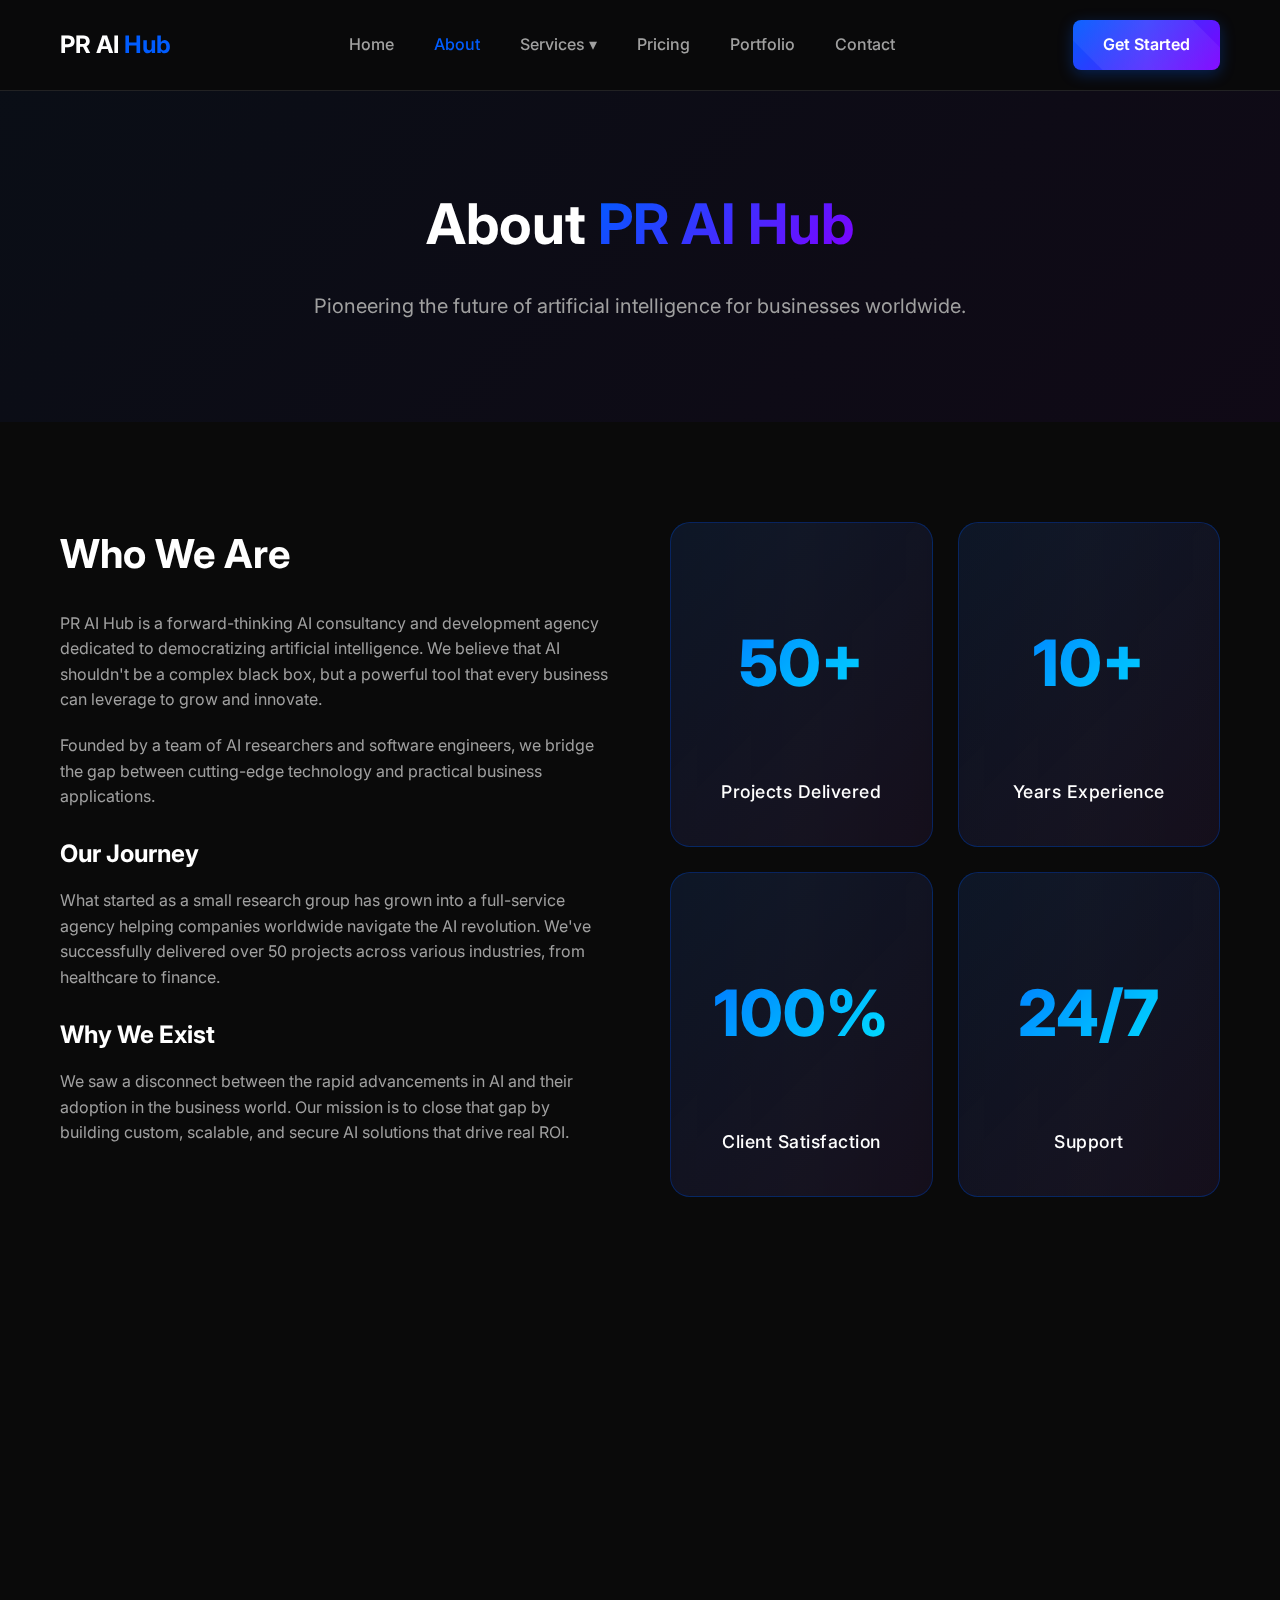
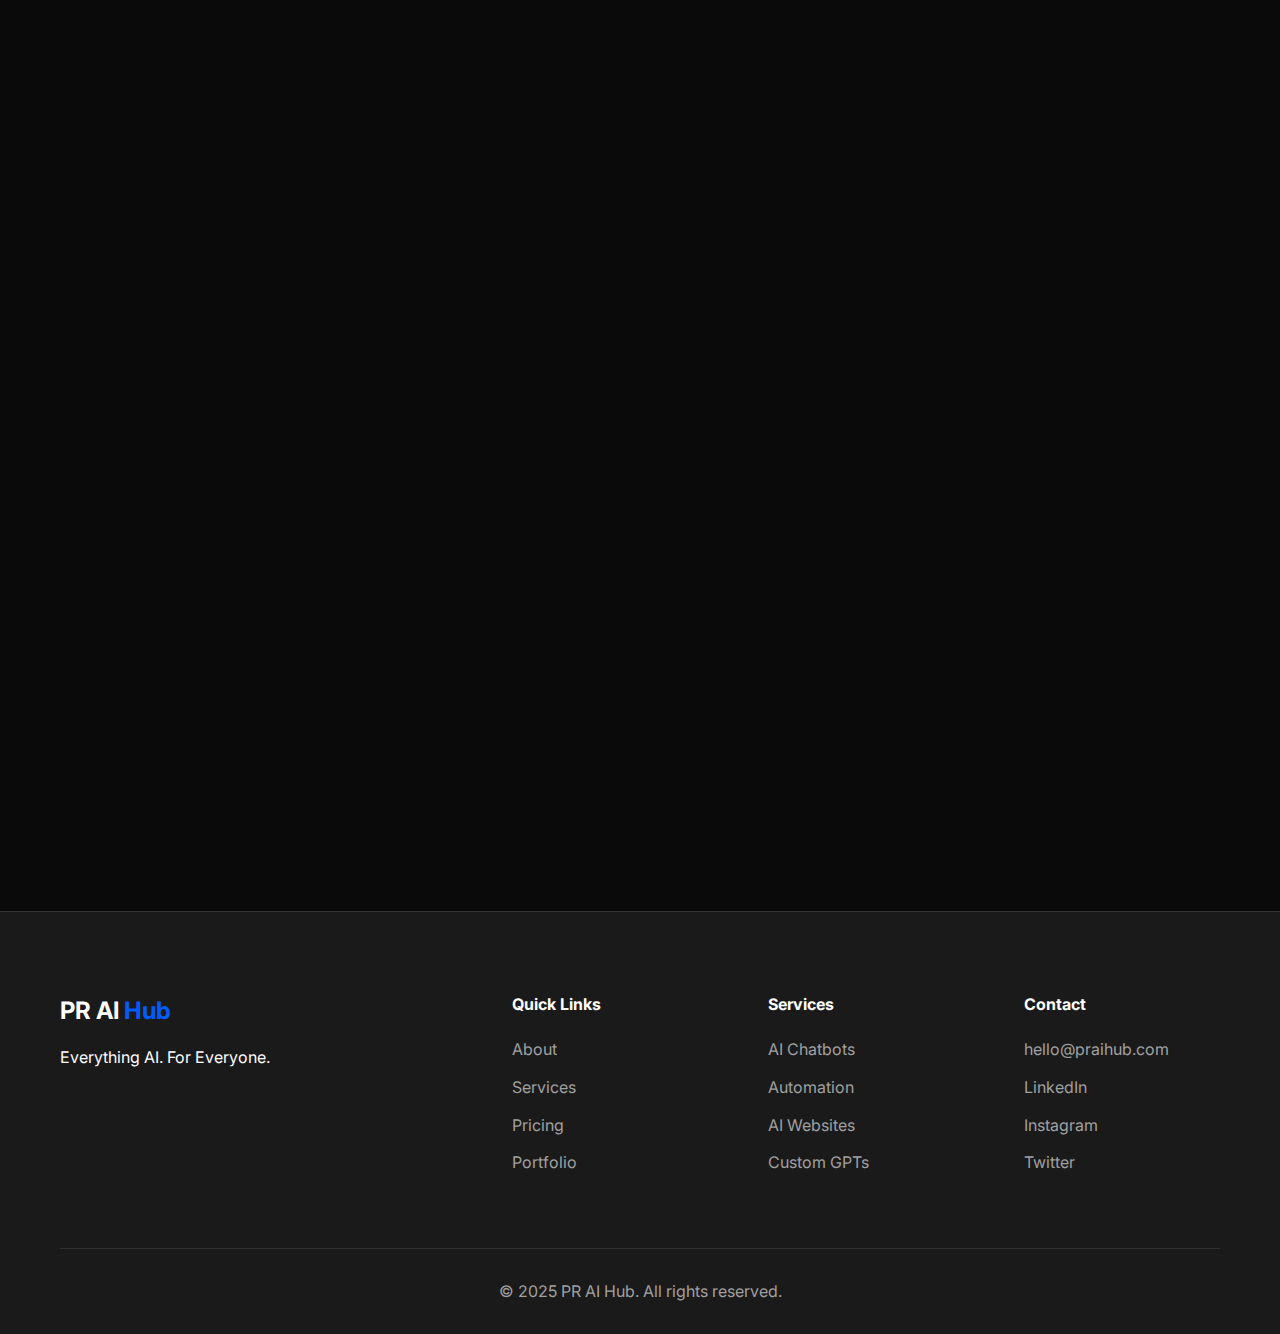
<file: about.html>
<!DOCTYPE html>
<html lang="en">

<head>
    <meta charset="UTF-8">
    <meta name="viewport" content="width=device-width, initial-scale=1.0">
    <title>About Us | PR AI Hub</title>

    <!-- Fonts -->
    <link rel="preconnect" href="https://fonts.googleapis.com">
    <link rel="preconnect" href="https://fonts.gstatic.com" crossorigin>
    <link href="https://fonts.googleapis.com/css2?family=Inter:wght@300;400;500;600;700;800&display=swap"
        rel="stylesheet">

    <!-- CSS -->
    <link rel="stylesheet" href="css/style.css">
    <link rel="stylesheet" href="css/animations.css">
    <link rel="stylesheet" href="css/stat-cards.css">

    <!-- AOS Animation -->
    <link href="https://unpkg.com/aos@2.3.1/dist/aos.css" rel="stylesheet">
</head>

<body>
    <header class="header">
        <div class="container">
            <nav class="navbar">
                <a href="index.html" class="logo">
                    <span class="logo-text">PR AI</span>
                    <span class="logo-highlight">Hub</span>
                </a>
                <ul class="nav-menu">
                    <li><a href="index.html" class="nav-link">Home</a></li>
                    <li><a href="about.html" class="nav-link active">About</a></li>
                    <li class="dropdown">
                        <a href="services.html" class="nav-link">Services ▾</a>
                        <div class="dropdown-content">
                            <a href="service-chatbots.html" class="dropdown-item">
                                <svg viewBox="0 0 24 24" fill="none" stroke="currentColor" stroke-width="2">
                                    <path
                                        d="M21 11.5a8.38 8.38 0 0 1-.9 3.8 8.5 8.5 0 0 1-7.6 4.7 8.38 8.38 0 0 1-3.8-.9L3 21l1.9-5.7a8.38 8.38 0 0 1-.9-3.8 8.5 8.5 0 0 1 4.7-7.6 8.38 8.38 0 0 1 3.8-.9h.5a8.48 8.48 0 0 1 8 8v.5z">
                                    </path>
                                </svg>
                                <span>AI Chatbots</span>
                            </a>
                            <a href="service-automation.html" class="dropdown-item">
                                <svg viewBox="0 0 24 24" fill="none" stroke="currentColor" stroke-width="2">
                                    <polyline points="16 18 22 12 16 6"></polyline>
                                    <polyline points="8 6 2 12 8 18"></polyline>
                                </svg>
                                <span>Automation</span>
                            </a>
                            <a href="service-websites.html" class="dropdown-item">
                                <svg viewBox="0 0 24 24" fill="none" stroke="currentColor" stroke-width="2">
                                    <rect x="3" y="3" width="18" height="18" rx="2" ry="2"></rect>
                                    <line x1="3" y1="9" x2="21" y2="9"></line>
                                    <line x1="9" y1="21" x2="9" y2="9"></line>
                                </svg>
                                <span>AI Websites</span>
                            </a>
                            <a href="service-3d.html" class="dropdown-item">
                                <svg viewBox="0 0 24 24" fill="none" stroke="currentColor" stroke-width="2">
                                    <path
                                        d="M21 16V8a2 2 0 0 0-1-1.73l-7-4a2 2 0 0 0-2 0l-7 4A2 2 0 0 0 3 8v8a2 2 0 0 0 1 1.73l7 4a2 2 0 0 0 2 0l7-4A2 2 0 0 0 21 16z">
                                    </path>
                                    <polyline points="3.27 6.96 12 12.01 20.73 6.96"></polyline>
                                    <line x1="12" y1="22.08" x2="12" y2="12"></line>
                                </svg>
                                <span>3D Experiences</span>
                            </a>
                            <a href="service-gpt.html" class="dropdown-item">
                                <svg viewBox="0 0 24 24" fill="none" stroke="currentColor" stroke-width="2">
                                    <path d="M12 2a10 10 0 1 0 10 10H12V2z"></path>
                                    <path d="M12 12L2.1 10.5"></path>
                                    <path d="M12 12V2a10 10 0 0 1 10 10"></path>
                                </svg>
                                <span>Custom GPTs</span>
                            </a>
                            <a href="service-dashboards.html" class="dropdown-item">
                                <svg viewBox="0 0 24 24" fill="none" stroke="currentColor" stroke-width="2">
                                    <line x1="18" y1="20" x2="18" y2="10"></line>
                                    <line x1="12" y1="20" x2="12" y2="4"></line>
                                    <line x1="6" y1="20" x2="6" y2="14"></line>
                                </svg>
                                <span>Dashboards</span>
                            </a>
                            <a href="service-content.html" class="dropdown-item">
                                <svg viewBox="0 0 24 24" fill="none" stroke="currentColor" stroke-width="2">
                                    <path d="M11 4H4a2 2 0 0 0-2 2v14a2 2 0 0 0 2 2h14a2 2 0 0 0 2-2v-7"></path>
                                    <path d="M18.5 2.5a2.121 2.121 0 0 1 3 3L12 15l-4 1 1-4 9.5-9.5z"></path>
                                </svg>
                                <span>Content Gen</span>
                            </a>
                            <a href="service-marketing.html" class="dropdown-item">
                                <svg viewBox="0 0 24 24" fill="none" stroke="currentColor" stroke-width="2">
                                    <path d="M23 6l-9.5 9.5-5-5L1 18"></path>
                                    <path d="M17 6h6v6"></path>
                                </svg>
                                <span>Marketing</span>
                            </a>
                            <a href="service-security.html" class="dropdown-item">
                                <svg viewBox="0 0 24 24" fill="none" stroke="currentColor" stroke-width="2">
                                    <rect x="3" y="11" width="18" height="11" rx="2" ry="2"></rect>
                                    <path d="M7 11V7a5 5 0 0 1 10 0v4"></path>
                                </svg>
                                <span>Security</span>
                            </a>
                        </div>
                    </li>
                    <li><a href="pricing.html" class="nav-link">Pricing</a></li>
                    <li><a href="portfolio.html" class="nav-link">Portfolio</a></li>
                    <li><a href="contact.html" class="nav-link">Contact</a></li>
                </ul>
                <a href="contact.html" class="btn btn-primary">Get Started</a>
                <button class="mobile-toggle">
                    <span></span>
                    <span></span>
                    <span></span>
                </button>
            </nav>
        </div>
    </header>

    <section class="page-hero">
        <div class="container">
            <h1 data-aos="fade-up">About <span class="gradient-text">PR AI Hub</span></h1>
            <p data-aos="fade-up" data-aos-delay="100">Pioneering the future of artificial intelligence for businesses
                worldwide.</p>
        </div>
    </section>

    <section class="about-content">
        <div class="container">
            <div class="about-grid">
                <div class="about-text" data-aos="fade-right">
                    <h2>Who We Are</h2>
                    <p>PR AI Hub is a forward-thinking AI consultancy and development agency dedicated to democratizing
                        artificial intelligence. We believe that AI shouldn't be a complex black box, but a powerful
                        tool that every business can leverage to grow and innovate.</p>
                    <p>Founded by a team of AI researchers and software engineers, we bridge the gap between
                        cutting-edge technology and practical business applications.</p>

                    <h3 style="font-size: 1.5rem; margin: 25px 0 15px; color: var(--text);">Our Journey</h3>
                    <p>What started as a small research group has grown into a full-service agency helping companies
                        worldwide navigate the AI revolution. We've successfully delivered over 50 projects across
                        various industries, from healthcare to finance.</p>

                    <h3 style="font-size: 1.5rem; margin: 25px 0 15px; color: var(--text);">Why We Exist</h3>
                    <p>We saw a disconnect between the rapid advancements in AI and their adoption in the business
                        world. Our mission is to close that gap by building custom, scalable, and secure AI solutions
                        that drive real ROI.</p>
                </div>
                <div class="about-stats" data-aos="fade-left">
                    <div class="stat-card">
                        <h3>50+</h3>
                        <p>Projects Delivered</p>
                    </div>
                    <div class="stat-card">
                        <h3>10+</h3>
                        <p>Years Experience</p>
                    </div>
                    <div class="stat-card">
                        <h3>100%</h3>
                        <p>Client Satisfaction</p>
                    </div>
                    <div class="stat-card">
                        <h3>24/7</h3>
                        <p>Support</p>
                    </div>
                </div>
            </div>
        </div>
    </section>

    <section class="why-section">
        <div class="container">
            <div class="section-header" data-aos="fade-up">
                <h2 class="section-title">Our <span class="gradient-text">Mission & Vision</span></h2>
            </div>
            <div class="services-grid">
                <div class="service-card" data-aos="fade-up">
                    <h3>Our Mission</h3>
                    <p>To empower businesses of all sizes with intelligent automation and AI solutions that drive
                        efficiency, growth, and innovation.</p>
                </div>
                <div class="service-card" data-aos="fade-up" data-aos-delay="100">
                    <h3>Our Vision</h3>
                    <p>To be the global leader in accessible AI integration, creating a world where humans and AI
                        collaborate seamlessly.</p>
                </div>
                <div class="service-card" data-aos="fade-up" data-aos-delay="200">
                    <h3>Our Approach</h3>
                    <p>We prioritize transparency, ethics, and results. Every solution we build is tailored to solve
                        specific business challenges.</p>
                </div>
            </div>
        </div>
    </section>

    <section class="services-section">
        <div class="container">
            <div class="section-header" data-aos="fade-up">
                <h2 class="section-title">Core <span class="gradient-text">Values</span></h2>
            </div>
            <div class="services-grid">
                <div class="service-card" data-aos="fade-up">
                    <div class="service-icon">
                        <svg width="48" height="48" viewBox="0 0 48 48" fill="none">
                            <circle cx="24" cy="24" r="24" fill="url(#grad-val1)" />
                            <path d="M24 12L27 19H34L28 24L30 31L24 27L18 31L20 24L14 19H21L24 12Z" fill="white" />
                            <defs>
                                <linearGradient id="grad-val1" x1="0" y1="0" x2="48" y2="48">
                                    <stop stop-color="#005CFF" />
                                    <stop offset="1" stop-color="#7F00FF" />
                                </linearGradient>
                            </defs>
                        </svg>
                    </div>
                    <h3>Excellence</h3>
                    <p>We never settle for "good enough". We strive for perfection in every line of code.</p>
                </div>
                <div class="service-card" data-aos="fade-up" data-aos-delay="100">
                    <div class="service-icon">
                        <svg width="48" height="48" viewBox="0 0 48 48" fill="none">
                            <circle cx="24" cy="24" r="24" fill="url(#grad-val2)" />
                            <path d="M14 24H34M24 14V34" stroke="white" stroke-width="4" stroke-linecap="round" />
                            <defs>
                                <linearGradient id="grad-val2" x1="0" y1="0" x2="48" y2="48">
                                    <stop stop-color="#7F00FF" />
                                    <stop offset="1" stop-color="#00FFFF" />
                                </linearGradient>
                            </defs>
                        </svg>
                    </div>
                    <h3>Transparency</h3>
                    <p>No hidden fees, no jargon. Just clear communication and honest partnerships.</p>
                </div>
                <div class="service-card" data-aos="fade-up" data-aos-delay="200">
                    <div class="service-icon">
                        <svg width="48" height="48" viewBox="0 0 48 48" fill="none">
                            <circle cx="24" cy="24" r="24" fill="url(#grad-val3)" />
                            <path d="M24 10L14 28H34L24 10Z" fill="white" />
                            <defs>
                                <linearGradient id="grad-val3" x1="0" y1="0" x2="48" y2="48">
                                    <stop stop-color="#00FFFF" />
                                    <stop offset="1" stop-color="#005CFF" />
                                </linearGradient>
                            </defs>
                        </svg>
                    </div>
                    <h3>Innovation</h3>
                    <p>We stay ahead of the curve, constantly exploring new AI technologies.</p>
                </div>
            </div>
        </div>
    </section>

    <footer class="footer">
        <div class="container">
            <div class="footer-content">
                <div class="footer-col">
                    <h3 class="footer-logo">PR AI <span>Hub</span></h3>
                    <p>Everything AI. For Everyone.</p>
                </div>
                <div class="footer-col">
                    <h4>Quick Links</h4>
                    <ul>
                        <li><a href="about.html">About</a></li>
                        <li><a href="services.html">Services</a></li>
                        <li><a href="pricing.html">Pricing</a></li>
                        <li><a href="portfolio.html">Portfolio</a></li>
                    </ul>
                </div>
                <div class="footer-col">
                    <h4>Services</h4>
                    <ul>
                        <li><a href="services.html">AI Chatbots</a></li>
                        <li><a href="services.html">Automation</a></li>
                        <li><a href="services.html">AI Websites</a></li>
                        <li><a href="services.html">Custom GPTs</a></li>
                    </ul>
                </div>
                <div class="footer-col">
                    <h4>Contact</h4>
                    <ul>
                        <li><a href="mailto:hello@praihub.com">hello@praihub.com</a></li>
                        <li><a href="#">LinkedIn</a></li>
                        <li><a href="#">Instagram</a></li>
                        <li><a href="#">Twitter</a></li>
                    </ul>
                </div>
            </div>
            <div class="footer-bottom">
                <p>&copy; 2025 PR AI Hub. All rights reserved.</p>
            </div>
        </div>
    </footer>

    <script src="https://unpkg.com/aos@2.3.1/dist/aos.js"></script>
    <script src="js/main.js"></script>
</body>

</html>
</file>
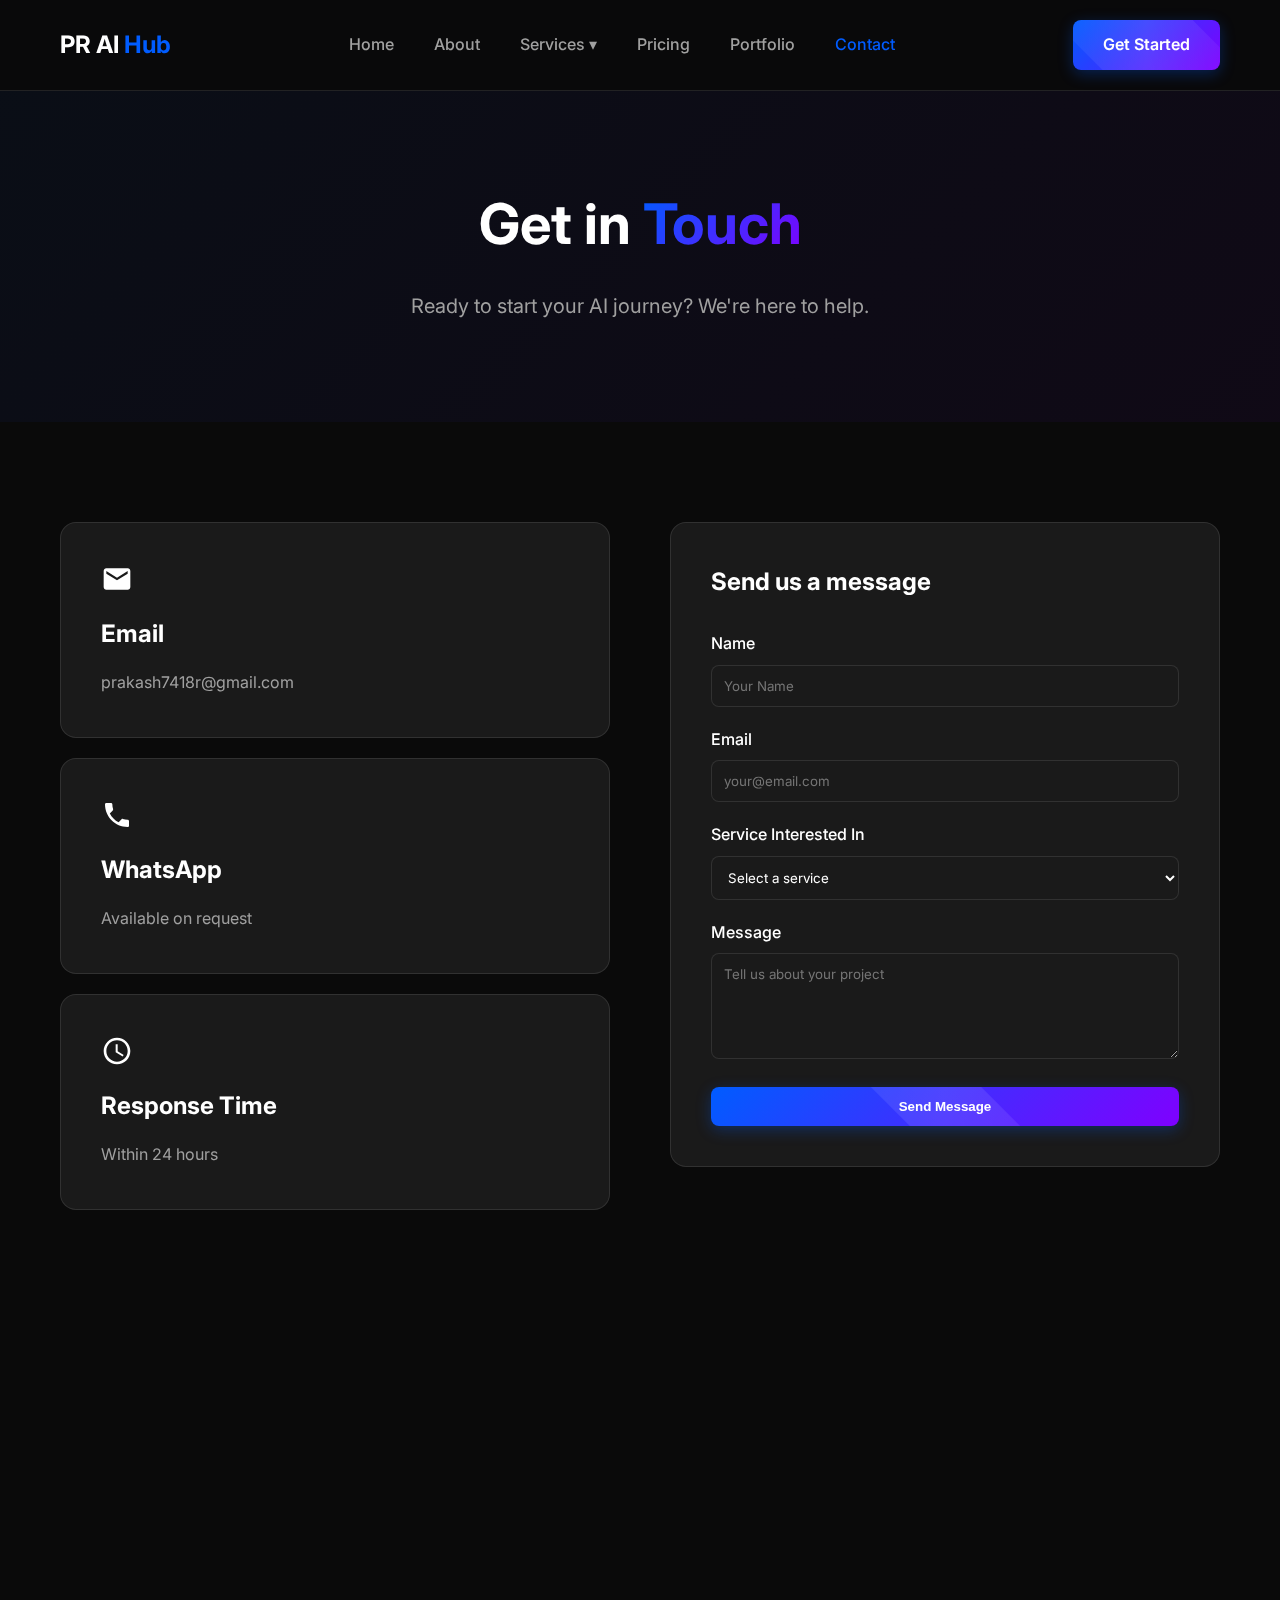
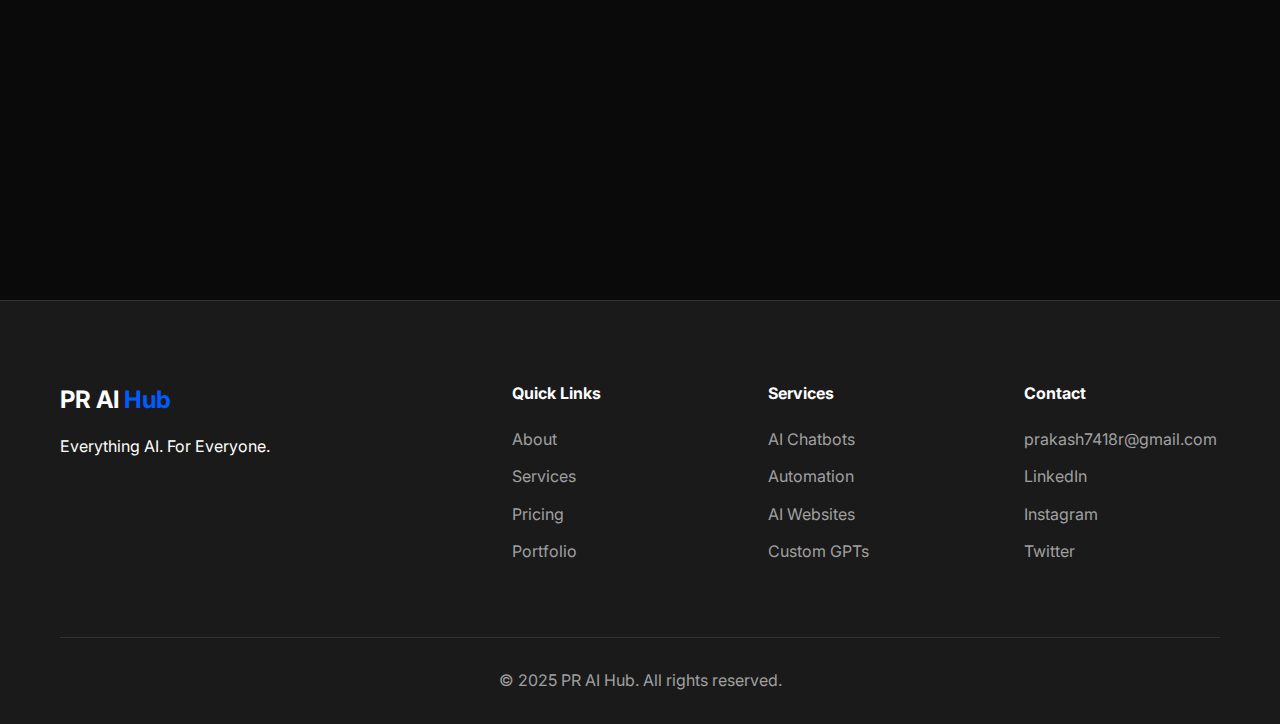
<file: contact.html>
<!DOCTYPE html>
<html lang="en">

<head>
    <meta charset="UTF-8">
    <meta name="viewport" content="width=device-width, initial-scale=1.0">
    <title>Contact | PR AI Hub</title>

    <!-- Fonts -->
    <link rel="preconnect" href="https://fonts.googleapis.com">
    <link rel="preconnect" href="https://fonts.gstatic.com" crossorigin>
    <link href="https://fonts.googleapis.com/css2?family=Inter:wght@300;400;500;600;700;800&display=swap"
        rel="stylesheet">

    <!-- CSS -->
    <link rel="stylesheet" href="css/style.css">
    <link rel="stylesheet" href="css/animations.css">

    <!-- AOS Animation -->
    <link href="https://unpkg.com/aos@2.3.1/dist/aos.css" rel="stylesheet">
</head>

<body>
    <header class="header">
        <div class="container">
            <nav class="navbar">
                <a href="index.html" class="logo">
                    <span class="logo-text">PR AI</span>
                    <span class="logo-highlight">Hub</span>
                </a>
                <ul class="nav-menu">
                    <li><a href="index.html" class="nav-link">Home</a></li>
                    <li><a href="about.html" class="nav-link">About</a></li>
                    <li class="dropdown">
                        <a href="services.html" class="nav-link">Services ▾</a>
                        <div class="dropdown-content">
                            <a href="service-chatbots.html" class="dropdown-item">
                                <svg viewBox="0 0 24 24" fill="none" stroke="currentColor" stroke-width="2">
                                    <path
                                        d="M21 11.5a8.38 8.38 0 0 1-.9 3.8 8.5 8.5 0 0 1-7.6 4.7 8.38 8.38 0 0 1-3.8-.9L3 21l1.9-5.7a8.38 8.38 0 0 1-.9-3.8 8.5 8.5 0 0 1 4.7-7.6 8.38 8.38 0 0 1 3.8-.9h.5a8.48 8.48 0 0 1 8 8v.5z">
                                    </path>
                                </svg>
                                <span>AI Chatbots</span>
                            </a>
                            <a href="service-automation.html" class="dropdown-item">
                                <svg viewBox="0 0 24 24" fill="none" stroke="currentColor" stroke-width="2">
                                    <polyline points="16 18 22 12 16 6"></polyline>
                                    <polyline points="8 6 2 12 8 18"></polyline>
                                </svg>
                                <span>Automation</span>
                            </a>
                            <a href="service-websites.html" class="dropdown-item">
                                <svg viewBox="0 0 24 24" fill="none" stroke="currentColor" stroke-width="2">
                                    <rect x="3" y="3" width="18" height="18" rx="2" ry="2"></rect>
                                    <line x1="3" y1="9" x2="21" y2="9"></line>
                                    <line x1="9" y1="21" x2="9" y2="9"></line>
                                </svg>
                                <span>AI Websites</span>
                            </a>
                            <a href="service-3d.html" class="dropdown-item">
                                <svg viewBox="0 0 24 24" fill="none" stroke="currentColor" stroke-width="2">
                                    <path
                                        d="M21 16V8a2 2 0 0 0-1-1.73l-7-4a2 2 0 0 0-2 0l-7 4A2 2 0 0 0 3 8v8a2 2 0 0 0 1 1.73l7 4a2 2 0 0 0 2 0l7-4A2 2 0 0 0 21 16z">
                                    </path>
                                    <polyline points="3.27 6.96 12 12.01 20.73 6.96"></polyline>
                                    <line x1="12" y1="22.08" x2="12" y2="12"></line>
                                </svg>
                                <span>3D Experiences</span>
                            </a>
                            <a href="service-gpt.html" class="dropdown-item">
                                <svg viewBox="0 0 24 24" fill="none" stroke="currentColor" stroke-width="2">
                                    <path d="M12 2a10 10 0 1 0 10 10H12V2z"></path>
                                    <path d="M12 12L2.1 10.5"></path>
                                    <path d="M12 12V2a10 10 0 0 1 10 10"></path>
                                </svg>
                                <span>Custom GPTs</span>
                            </a>
                            <a href="service-dashboards.html" class="dropdown-item">
                                <svg viewBox="0 0 24 24" fill="none" stroke="currentColor" stroke-width="2">
                                    <line x1="18" y1="20" x2="18" y2="10"></line>
                                    <line x1="12" y1="20" x2="12" y2="4"></line>
                                    <line x1="6" y1="20" x2="6" y2="14"></line>
                                </svg>
                                <span>Dashboards</span>
                            </a>
                            <a href="service-content.html" class="dropdown-item">
                                <svg viewBox="0 0 24 24" fill="none" stroke="currentColor" stroke-width="2">
                                    <path d="M11 4H4a2 2 0 0 0-2 2v14a2 2 0 0 0 2 2h14a2 2 0 0 0 2-2v-7"></path>
                                    <path d="M18.5 2.5a2.121 2.121 0 0 1 3 3L12 15l-4 1 1-4 9.5-9.5z"></path>
                                </svg>
                                <span>Content Gen</span>
                            </a>
                            <a href="service-marketing.html" class="dropdown-item">
                                <svg viewBox="0 0 24 24" fill="none" stroke="currentColor" stroke-width="2">
                                    <path d="M23 6l-9.5 9.5-5-5L1 18"></path>
                                    <path d="M17 6h6v6"></path>
                                </svg>
                                <span>Marketing</span>
                            </a>
                            <a href="service-security.html" class="dropdown-item">
                                <svg viewBox="0 0 24 24" fill="none" stroke="currentColor" stroke-width="2">
                                    <rect x="3" y="11" width="18" height="11" rx="2" ry="2"></rect>
                                    <path d="M7 11V7a5 5 0 0 1 10 0v4"></path>
                                </svg>
                                <span>Security</span>
                            </a>
                        </div>
                    </li>
                    <li><a href="pricing.html" class="nav-link">Pricing</a></li>
                    <li><a href="portfolio.html" class="nav-link">Portfolio</a></li>
                    <li><a href="contact.html" class="nav-link active">Contact</a></li>
                </ul>
                <a href="contact.html" class="btn btn-primary">Get Started</a>
                <button class="mobile-toggle">
                    <span></span>
                    <span></span>
                    <span></span>
                </button>
            </nav>
        </div>
    </header>

    <section class="page-hero">
        <div class="container">
            <h1 data-aos="fade-up">Get in <span class="gradient-text">Touch</span></h1>
            <p data-aos="fade-up" data-aos-delay="100">Ready to start your AI journey? We're here to help.</p>
        </div>
    </section>

    <section class="services-section">
        <div class="container">
            <div class="about-grid">
                <!-- Contact Info -->
                <div class="contact-info" data-aos="fade-right">
                    <div class="service-card" style="margin-bottom: 20px;">
                        <div class="service-icon">
                            <svg width="32" height="32" viewBox="0 0 24 24" fill="white">
                                <path
                                    d="M20 4H4c-1.1 0-1.99.9-1.99 2L2 18c0 1.1.9 2 2 2h16c1.1 0 2-.9 2-2V6c0-1.1-.9-2-2-2zm0 4l-8 5-8-5V6l8 5 8-5v2z" />
                            </svg>
                        </div>
                        <h3>Email</h3>
                        <p>prakash7418r@gmail.com</p>
                    </div>
                    <div class="service-card" style="margin-bottom: 20px;">
                        <div class="service-icon">
                            <svg width="32" height="32" viewBox="0 0 24 24" fill="white">
                                <path
                                    d="M6.62 10.79c1.44 2.83 3.76 5.14 6.59 6.59l2.2-2.2c.27-.27.67-.36 1.02-.24 1.12.37 2.33.57 3.57.57.55 0 1 .45 1 1V20c0 .55-.45 1-1 1-9.39 0-17-7.61-17-17 0-.55.45-1 1-1h3.5c.55 0 1 .45 1 1 0 1.25.2 2.45.57 3.57.11.35.03.74-.25 1.02l-2.2 2.2z" />
                            </svg>
                        </div>
                        <h3>WhatsApp</h3>
                        <p>Available on request</p>
                    </div>
                    <div class="service-card" style="margin-bottom: 20px;">
                        <div class="service-icon">
                            <svg width="32" height="32" viewBox="0 0 24 24" fill="white">
                                <path
                                    d="M11.99 2C6.47 2 2 6.48 2 12s4.47 10 9.99 10C17.52 22 22 17.52 22 12S17.52 2 11.99 2zM12 20c-4.42 0-8-3.58-8-8s3.58-8 8-8 8 3.58 8 8-3.58 8-8 8zm.5-13H11v6l5.25 3.15.75-1.23-4.5-2.67z" />
                            </svg>
                        </div>
                        <h3>Response Time</h3>
                        <p>Within 24 hours</p>
                    </div>
                </div>

                <!-- Contact Form -->
                <div class="contact-form" data-aos="fade-left">
                    <div class="service-card">
                        <h3 style="margin-bottom: 30px;">Send us a message</h3>
                        <form action="https://formspree.io/f/xovzpojw" method="POST">
                            <div>
                                <label>Name</label>
                                <input type="text" name="name" placeholder="Your Name" required>
                            </div>
                            <div>
                                <label>Email</label>
                                <input type="email" name="email" placeholder="your@email.com" required>
                            </div>
                            <div>
                                <label>Service Interested In</label>
                                <select name="service" required>
                                    <option value="">Select a service</option>
                                    <option>AI Chatbot</option>
                                    <option>Automation</option>
                                    <option>Website Development</option>
                                    <option>3D Experiences</option>
                                    <option>Custom GPT</option>
                                    <option>Dashboard</option>
                                    <option>Content Generation</option>
                                    <option>Marketing</option>
                                    <option>Security</option>
                                    <option>Custom AI Solution</option>
                                    <option>Other</option>
                                </select>
                            </div>
                            <div>
                                <label>Message</label>
                                <textarea name="message" rows="5" placeholder="Tell us about your project"
                                    required></textarea>
                            </div>
                            <input type="hidden" name="_subject" value="New Contact Form Submission - PR AI Hub">
                            <input type="hidden" name="_cc" value="prakash7418r@gmail.com">
                            <button type="submit" class="btn btn-primary">Send Message</button>
                        </form>
                    </div>
                </div>
            </div>
        </div>
    </section>

    <section class="why-section">
        <div class="container">
            <div class="section-header" data-aos="fade-up">
                <h2 class="section-title">Our <span class="gradient-text">Process</span></h2>
            </div>
            <div class="services-grid">
                <div class="service-card" data-aos="fade-up">
                    <div class="number-badge">1</div>
                    <h3>Discovery Call</h3>
                    <p>We discuss your goals and challenges to understand your needs.</p>
                </div>
                <div class="service-card" data-aos="fade-up" data-aos-delay="100">
                    <div class="number-badge">2</div>
                    <h3>Proposal</h3>
                    <p>We create a tailored plan with clear timelines and pricing.</p>
                </div>
                <div class="service-card" data-aos="fade-up" data-aos-delay="200">
                    <div class="number-badge">3</div>
                    <h3>Get Started</h3>
                    <p>We begin development and keep you updated every step of the way.</p>
                </div>
            </div>
        </div>
    </section>

    <footer class="footer">
        <div class="container">
            <div class="footer-content">
                <div class="footer-col">
                    <h3 class="footer-logo">PR AI <span>Hub</span></h3>
                    <p>Everything AI. For Everyone.</p>
                </div>
                <div class="footer-col">
                    <h4>Quick Links</h4>
                    <ul>
                        <li><a href="about.html">About</a></li>
                        <li><a href="services.html">Services</a></li>
                        <li><a href="pricing.html">Pricing</a></li>
                        <li><a href="portfolio.html">Portfolio</a></li>
                    </ul>
                </div>
                <div class="footer-col">
                    <h4>Services</h4>
                    <ul>
                        <li><a href="services.html">AI Chatbots</a></li>
                        <li><a href="services.html">Automation</a></li>
                        <li><a href="services.html">AI Websites</a></li>
                        <li><a href="services.html">Custom GPTs</a></li>
                    </ul>
                </div>
                <div class="footer-col">
                    <h4>Contact</h4>
                    <ul>
                        <li><a href="mailto:prakash7418r@gmail.com">prakash7418r@gmail.com</a></li>
                        <li><a href="#">LinkedIn</a></li>
                        <li><a href="#">Instagram</a></li>
                        <li><a href="#">Twitter</a></li>
                    </ul>
                </div>
            </div>
            <div class="footer-bottom">
                <p>&copy; 2025 PR AI Hub. All rights reserved.</p>
            </div>
        </div>
    </footer>

    <script src="https://unpkg.com/aos@2.3.1/dist/aos.js"></script>
    <script src="js/main.js"></script>
</body>

</html>
</file>
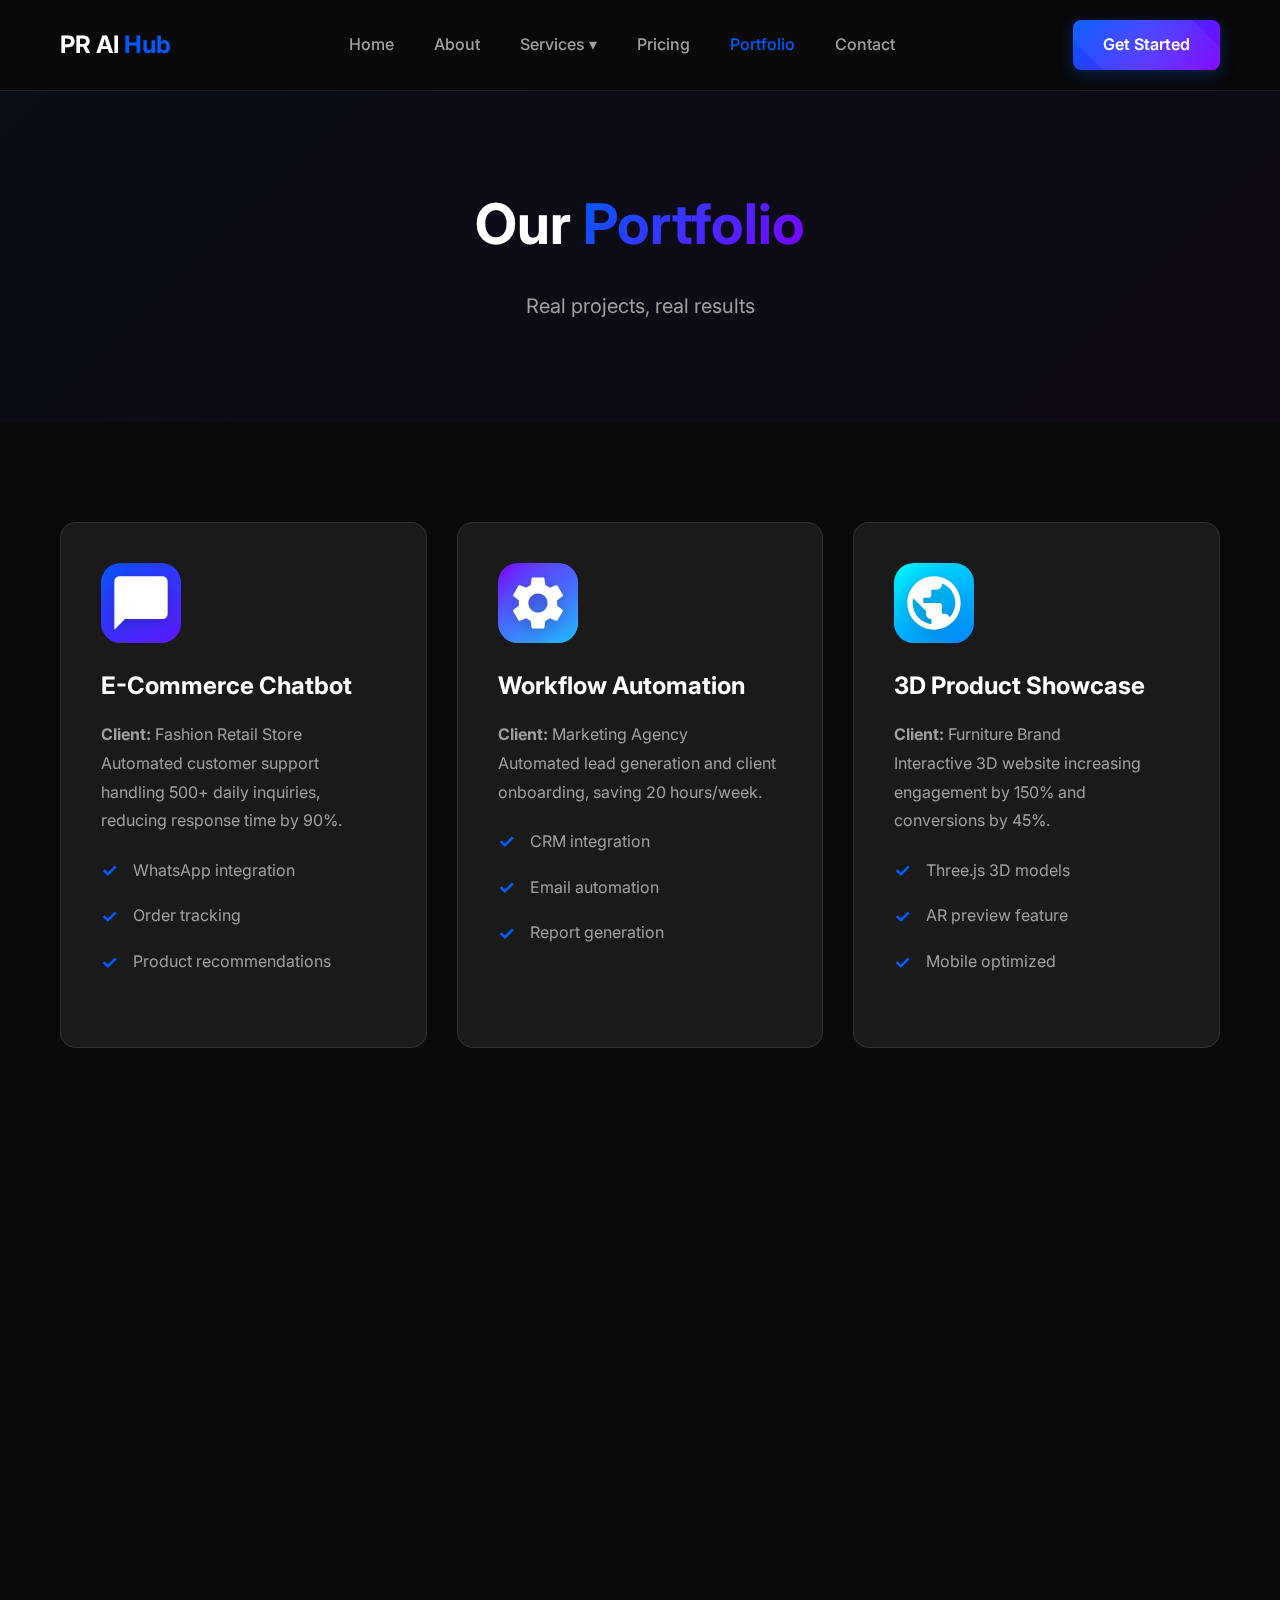
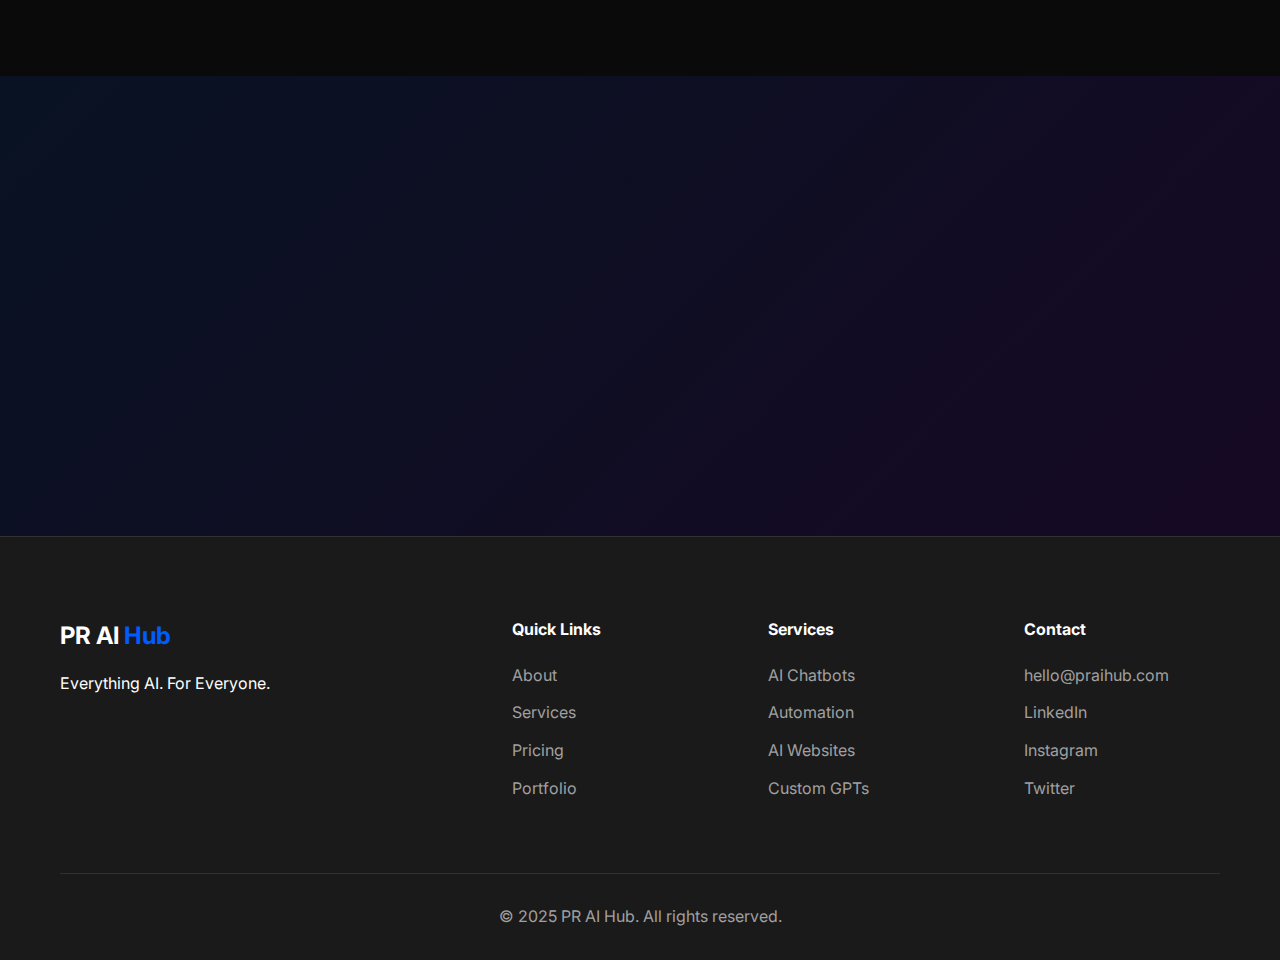
<file: portfolio.html>
<!DOCTYPE html>
<html lang="en">

<head>
    <meta charset="UTF-8">
    <meta name="viewport" content="width=device-width, initial-scale=1.0">
    <title>Portfolio | PR AI Hub</title>

    <!-- Fonts -->
    <link rel="preconnect" href="https://fonts.googleapis.com">
    <link rel="preconnect" href="https://fonts.gstatic.com" crossorigin>
    <link href="https://fonts.googleapis.com/css2?family=Inter:wght@300;400;500;600;700;800&display=swap"
        rel="stylesheet">

    <!-- CSS -->
    <link rel="stylesheet" href="css/style.css">
    <link rel="stylesheet" href="css/animations.css">
    <link rel="stylesheet" href="css/portfolio.css">

    <!-- AOS Animation -->
    <link href="https://unpkg.com/aos@2.3.1/dist/aos.css" rel="stylesheet">
</head>

<body>
    <header class="header">
        <div class="container">
            <nav class="navbar">
                <a href="index.html" class="logo">
                    <span class="logo-text">PR AI</span>
                    <span class="logo-highlight">Hub</span>
                </a>
                <ul class="nav-menu">
                    <li><a href="index.html" class="nav-link">Home</a></li>
                    <li><a href="about.html" class="nav-link">About</a></li>
                    <li class="dropdown">
                        <a href="services.html" class="nav-link">Services ▾</a>
                        <div class="dropdown-content">
                            <a href="service-chatbots.html" class="dropdown-item">
                                <svg viewBox="0 0 24 24" fill="none" stroke="currentColor" stroke-width="2">
                                    <path
                                        d="M21 11.5a8.38 8.38 0 0 1-.9 3.8 8.5 8.5 0 0 1-7.6 4.7 8.38 8.38 0 0 1-3.8-.9L3 21l1.9-5.7a8.38 8.38 0 0 1-.9-3.8 8.5 8.5 0 0 1 4.7-7.6 8.38 8.38 0 0 1 3.8-.9h.5a8.48 8.48 0 0 1 8 8v.5z">
                                    </path>
                                </svg>
                                <span>AI Chatbots</span>
                            </a>
                            <a href="service-automation.html" class="dropdown-item">
                                <svg viewBox="0 0 24 24" fill="none" stroke="currentColor" stroke-width="2">
                                    <polyline points="16 18 22 12 16 6"></polyline>
                                    <polyline points="8 6 2 12 8 18"></polyline>
                                </svg>
                                <span>Automation</span>
                            </a>
                            <a href="service-websites.html" class="dropdown-item">
                                <svg viewBox="0 0 24 24" fill="none" stroke="currentColor" stroke-width="2">
                                    <rect x="3" y="3" width="18" height="18" rx="2" ry="2"></rect>
                                    <line x1="3" y1="9" x2="21" y2="9"></line>
                                    <line x1="9" y1="21" x2="9" y2="9"></line>
                                </svg>
                                <span>AI Websites</span>
                            </a>
                            <a href="service-3d.html" class="dropdown-item">
                                <svg viewBox="0 0 24 24" fill="none" stroke="currentColor" stroke-width="2">
                                    <path
                                        d="M21 16V8a2 2 0 0 0-1-1.73l-7-4a2 2 0 0 0-2 0l-7 4A2 2 0 0 0 3 8v8a2 2 0 0 0 1 1.73l7 4a2 2 0 0 0 2 0l7-4A2 2 0 0 0 21 16z">
                                    </path>
                                    <polyline points="3.27 6.96 12 12.01 20.73 6.96"></polyline>
                                    <line x1="12" y1="22.08" x2="12" y2="12"></line>
                                </svg>
                                <span>3D Experiences</span>
                            </a>
                            <a href="service-gpt.html" class="dropdown-item">
                                <svg viewBox="0 0 24 24" fill="none" stroke="currentColor" stroke-width="2">
                                    <path d="M12 2a10 10 0 1 0 10 10H12V2z"></path>
                                    <path d="M12 12L2.1 10.5"></path>
                                    <path d="M12 12V2a10 10 0 0 1 10 10"></path>
                                </svg>
                                <span>Custom GPTs</span>
                            </a>
                            <a href="service-dashboards.html" class="dropdown-item">
                                <svg viewBox="0 0 24 24" fill="none" stroke="currentColor" stroke-width="2">
                                    <line x1="18" y1="20" x2="18" y2="10"></line>
                                    <line x1="12" y1="20" x2="12" y2="4"></line>
                                    <line x1="6" y1="20" x2="6" y2="14"></line>
                                </svg>
                                <span>Dashboards</span>
                            </a>
                            <a href="service-content.html" class="dropdown-item">
                                <svg viewBox="0 0 24 24" fill="none" stroke="currentColor" stroke-width="2">
                                    <path d="M11 4H4a2 2 0 0 0-2 2v14a2 2 0 0 0 2 2h14a2 2 0 0 0 2-2v-7"></path>
                                    <path d="M18.5 2.5a2.121 2.121 0 0 1 3 3L12 15l-4 1 1-4 9.5-9.5z"></path>
                                </svg>
                                <span>Content Gen</span>
                            </a>
                            <a href="service-marketing.html" class="dropdown-item">
                                <svg viewBox="0 0 24 24" fill="none" stroke="currentColor" stroke-width="2">
                                    <path d="M23 6l-9.5 9.5-5-5L1 18"></path>
                                    <path d="M17 6h6v6"></path>
                                </svg>
                                <span>Marketing</span>
                            </a>
                            <a href="service-security.html" class="dropdown-item">
                                <svg viewBox="0 0 24 24" fill="none" stroke="currentColor" stroke-width="2">
                                    <rect x="3" y="11" width="18" height="11" rx="2" ry="2"></rect>
                                    <path d="M7 11V7a5 5 0 0 1 10 0v4"></path>
                                </svg>
                                <span>Security</span>
                            </a>
                        </div>
                    </li>
                    <li><a href="pricing.html" class="nav-link">Pricing</a></li>
                    <li><a href="portfolio.html" class="nav-link active">Portfolio</a></li>
                    <li><a href="contact.html" class="nav-link">Contact</a></li>
                </ul>
                <a href="contact.html" class="btn btn-primary">Get Started</a>
                <button class="mobile-toggle">
                    <span></span>
                    <span></span>
                    <span></span>
                </button>
            </nav>
        </div>
    </header>

    <section class="page-hero">
        <div class="container">
            <h1 data-aos="fade-up">Our <span class="gradient-text">Portfolio</span></h1>
            <p data-aos="fade-up" data-aos-delay="100">Real projects, real results</p>
        </div>
    </section>

    <section class="services-section">
        <div class="container">
            <div class="services-grid">
                <div class="service-card" data-aos="fade-up" data-aos-delay="100">
                    <div class="portfolio-icon" style="background: linear-gradient(135deg, #005CFF, #7F00FF);">
                        <svg width="64" height="64" viewBox="0 0 24 24" fill="white">
                            <path d="M20 2H4c-1.1 0-2 .9-2 2v18l4-4h14c1.1 0 2-.9 2-2V4c0-1.1-.9-2-2-2z" />
                        </svg>
                    </div>
                    <h3>E-Commerce Chatbot</h3>
                    <p><strong>Client:</strong> Fashion Retail Store</p>
                    <p>Automated customer support handling 500+ daily inquiries, reducing response time by 90%.</p>
                    <ul class="why-list" style="margin-top: 20px;">
                        <li>WhatsApp integration</li>
                        <li>Order tracking</li>
                        <li>Product recommendations</li>
                    </ul>
                </div>

                <div class="service-card" data-aos="fade-up" data-aos-delay="200">
                    <div class="portfolio-icon" style="background: linear-gradient(135deg, #7F00FF, #00FFFF);">
                        <svg width="64" height="64" viewBox="0 0 24 24" fill="white">
                            <path
                                d="M19.14 12.94c.04-.3.06-.61.06-.94 0-.32-.02-.64-.07-.94l2.03-1.58c.18-.14.23-.41.12-.61l-1.92-3.32c-.12-.22-.37-.29-.59-.22l-2.39.96c-.5-.38-1.03-.7-1.62-.94l-.36-2.54c-.04-.24-.24-.41-.48-.41h-3.84c-.24 0-.43.17-.47.41l-.36 2.54c-.59.24-1.13.57-1.62.94l-2.39-.96c-.22-.08-.47 0-.59.22L2.74 8.87c-.12.21-.08.47.12.61l2.03 1.58c-.05.3-.09.63-.09.94s.02.64.07.94l-2.03 1.58c-.18.14-.23.41-.12.61l1.92 3.32c.12.22.37.29.59.22l2.39-.96c.5.38 1.03.7 1.62.94l.36 2.54c.05.24.24.41.48.41h3.84c.24 0 .44-.17.47-.41l.36-2.54c.59-.24 1.13-.56 1.62-.94l2.39.96c.22.08.47 0 .59-.22l1.92-3.32c.12-.22.07-.47-.12-.61l-2.01-1.58zM12 15.6c-1.98 0-3.6-1.62-3.6-3.6s1.62-3.6 3.6-3.6 3.6 1.62 3.6 3.6-1.62 3.6-3.6 3.6z" />
                        </svg>
                    </div>
                    <h3>Workflow Automation</h3>
                    <p><strong>Client:</strong> Marketing Agency</p>
                    <p>Automated lead generation and client onboarding, saving 20 hours/week.</p>
                    <ul class="why-list" style="margin-top: 20px;">
                        <li>CRM integration</li>
                        <li>Email automation</li>
                        <li>Report generation</li>
                    </ul>
                </div>

                <div class="service-card" data-aos="fade-up" data-aos-delay="300">
                    <div class="portfolio-icon" style="background: linear-gradient(135deg, #00FFFF, #005CFF);">
                        <svg width="64" height="64" viewBox="0 0 24 24" fill="white">
                            <path
                                d="M12 2C6.48 2 2 6.48 2 12s4.48 10 10 10 10-4.48 10-10S17.52 2 12 2zm-1 17.93c-3.95-.49-7-3.85-7-7.93 0-.62.08-1.21.21-1.79L9 15v1c0 1.1.9 2 2 2v1.93zm6.9-2.54c-.26-.81-1-1.39-1.9-1.39h-1v-3c0-.55-.45-1-1-1H8v-2h2c.55 0 1-.45 1-1V7h2c1.1 0 2-.9 2-2v-.41c2.93 1.19 5 4.06 5 7.41 0 2.08-.8 3.97-2.1 5.39z" />
                        </svg>
                    </div>
                    <h3>3D Product Showcase</h3>
                    <p><strong>Client:</strong> Furniture Brand</p>
                    <p>Interactive 3D website increasing engagement by 150% and conversions by 45%.</p>
                    <ul class="why-list" style="margin-top: 20px;">
                        <li>Three.js 3D models</li>
                        <li>AR preview feature</li>
                        <li>Mobile optimized</li>
                    </ul>
                </div>

                <div class="service-card" data-aos="fade-up" data-aos-delay="100">
                    <div class="portfolio-icon" style="background: linear-gradient(135deg, #005CFF, #7F00FF);">
                        <svg width="64" height="64" viewBox="0 0 24 24" fill="white">
                            <path
                                d="M20 2H4c-1.1 0-1.99.9-1.99 2L2 22l4-4h14c1.1 0 2-.9 2-2V4c0-1.1-.9-2-2-2zM6 9h12v2H6V9zm8 5H6v-2h8v2zm4-6H6V6h12v2z" />
                        </svg>
                    </div>
                    <h3>Custom GPT Assistant</h3>
                    <p><strong>Client:</strong> Legal Firm</p>
                    <p>Internal AI trained on 10,000+ legal documents for instant case research.</p>
                    <ul class="why-list" style="margin-top: 20px;">
                        <li>Document analysis</li>
                        <li>Case law search</li>
                        <li>Secure & private</li>
                    </ul>
                </div>

                <div class="service-card" data-aos="fade-up" data-aos-delay="200">
                    <div class="portfolio-icon" style="background: linear-gradient(135deg, #7F00FF, #00FFFF);">
                        <svg width="64" height="64" viewBox="0 0 24 24" fill="white">
                            <path
                                d="M19 3H5c-1.1 0-2 .9-2 2v14c0 1.1.9 2 2 2h14c1.1 0 2-.9 2-2V5c0-1.1-.9-2-2-2zM9 17H7v-7h2v7zm4 0h-2V7h2v10zm4 0h-2v-4h2v4z" />
                        </svg>
                    </div>
                    <h3>Analytics Dashboard</h3>
                    <p><strong>Client:</strong> SaaS Startup</p>
                    <p>Real-time business intelligence dashboard with predictive analytics.</p>
                    <ul class="why-list" style="margin-top: 20px;">
                        <li>Custom metrics</li>
                        <li>AI forecasting</li>
                        <li>Automated reports</li>
                    </ul>
                </div>

                <div class="service-card" data-aos="fade-up" data-aos-delay="300">
                    <div class="portfolio-icon" style="background: linear-gradient(135deg, #00FFFF, #005CFF);">
                        <svg width="64" height="64" viewBox="0 0 24 24" fill="white">
                            <path
                                d="M12 2C6.48 2 2 6.48 2 12s4.48 10 10 10 10-4.48 10-10S17.52 2 12 2zm1 15h-2v-6h2v6zm0-8h-2V7h2v2z" />
                        </svg>
                    </div>
                    <h3>AI Marketing Suite</h3>
                    <p><strong>Client:</strong> E-Learning Platform</p>
                    <p>Automated content generation and email campaigns, 3x ROI increase.</p>
                    <ul class="why-list" style="margin-top: 20px;">
                        <li>Content creation</li>
                        <li>Email personalization</li>
                        <li>A/B testing</li>
                    </ul>
                </div>
            </div>
        </div>
    </section>

    <section class="cta-section">
        <div class="container">
            <div class="cta-content" data-aos="zoom-in">
                <h2>Want Results Like These?</h2>
                <p>Let's discuss your project and create something amazing</p>
                <a href="contact.html" class="btn btn-primary btn-large">Start Your Project</a>
            </div>
        </div>
    </section>

    <footer class="footer">
        <div class="container">
            <div class="footer-content">
                <div class="footer-col">
                    <h3 class="footer-logo">PR AI <span>Hub</span></h3>
                    <p>Everything AI. For Everyone.</p>
                </div>
                <div class="footer-col">
                    <h4>Quick Links</h4>
                    <ul>
                        <li><a href="about.html">About</a></li>
                        <li><a href="services.html">Services</a></li>
                        <li><a href="pricing.html">Pricing</a></li>
                        <li><a href="portfolio.html">Portfolio</a></li>
                    </ul>
                </div>
                <div class="footer-col">
                    <h4>Services</h4>
                    <ul>
                        <li><a href="services.html">AI Chatbots</a></li>
                        <li><a href="services.html">Automation</a></li>
                        <li><a href="services.html">AI Websites</a></li>
                        <li><a href="services.html">Custom GPTs</a></li>
                    </ul>
                </div>
                <div class="footer-col">
                    <h4>Contact</h4>
                    <ul>
                        <li><a href="mailto:hello@praihub.com">hello@praihub.com</a></li>
                        <li><a href="#">LinkedIn</a></li>
                        <li><a href="#">Instagram</a></li>
                        <li><a href="#">Twitter</a></li>
                    </ul>
                </div>
            </div>
            <div class="footer-bottom">
                <p>&copy; 2025 PR AI Hub. All rights reserved.</p>
            </div>
        </div>
    </footer>

    <script src="https://unpkg.com/aos@2.3.1/dist/aos.js"></script>
    <script src="js/main.js"></script>
</body>

</html>
</file>
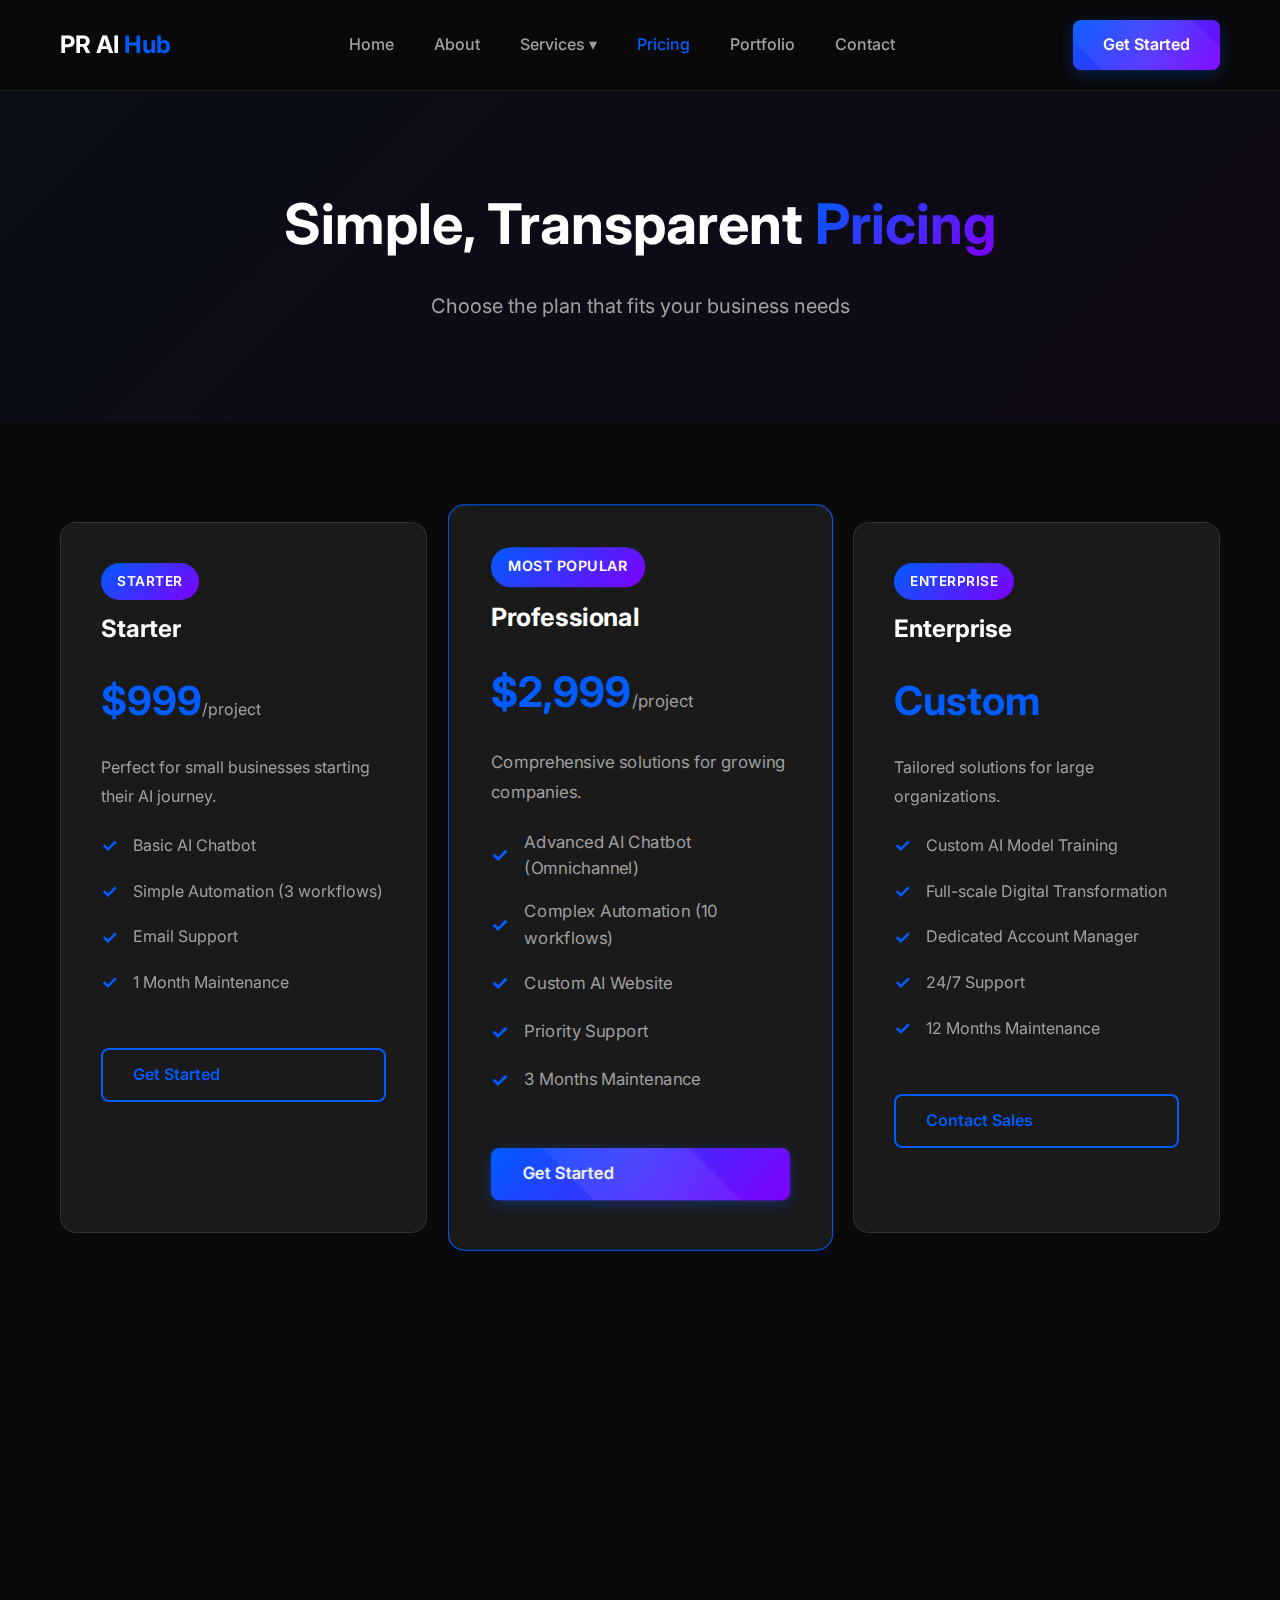
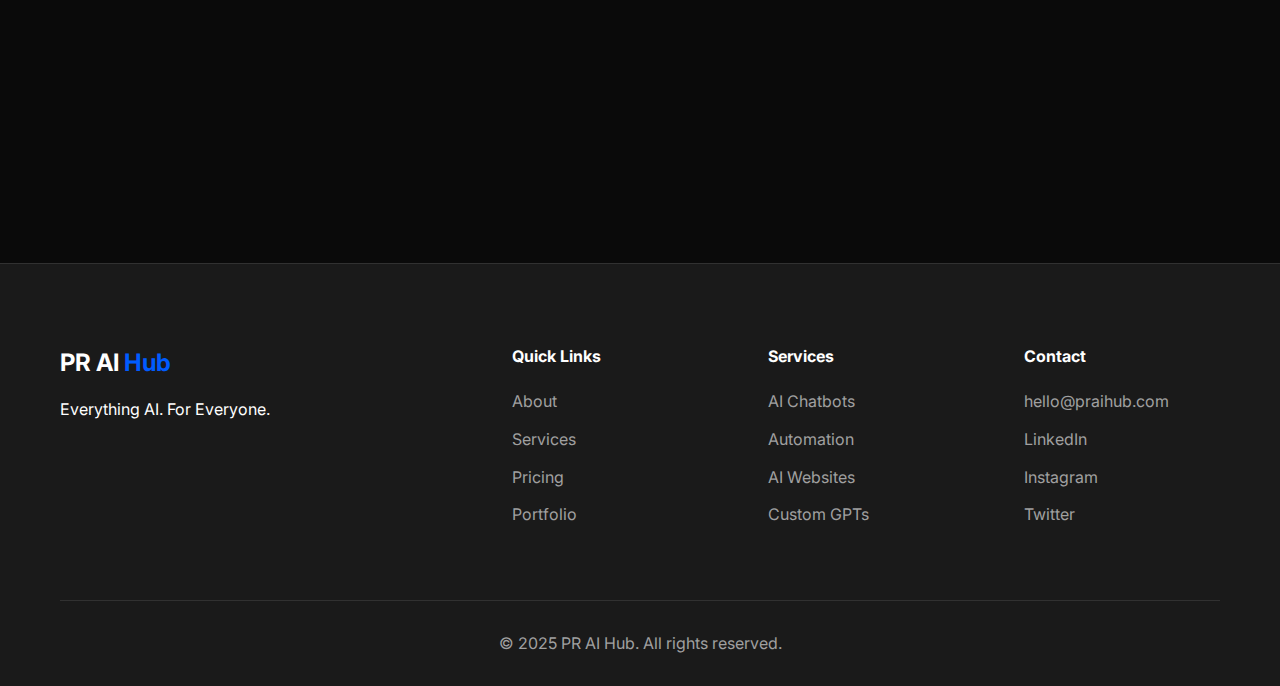
<file: pricing.html>
<!DOCTYPE html>
<html lang="en">

<head>
    <meta charset="UTF-8">
    <meta name="viewport" content="width=device-width, initial-scale=1.0">
    <title>Pricing | PR AI Hub</title>

    <!-- Fonts -->
    <link rel="preconnect" href="https://fonts.googleapis.com">
    <link rel="preconnect" href="https://fonts.gstatic.com" crossorigin>
    <link href="https://fonts.googleapis.com/css2?family=Inter:wght@300;400;500;600;700;800&display=swap"
        rel="stylesheet">

    <!-- CSS -->
    <link rel="stylesheet" href="css/style.css">
    <link rel="stylesheet" href="css/animations.css">

    <!-- AOS Animation -->
    <link href="https://unpkg.com/aos@2.3.1/dist/aos.css" rel="stylesheet">
</head>

<body>
    <header class="header">
        <div class="container">
            <nav class="navbar">
                <a href="index.html" class="logo">
                    <span class="logo-text">PR AI</span>
                    <span class="logo-highlight">Hub</span>
                </a>
                <ul class="nav-menu">
                    <li><a href="index.html" class="nav-link">Home</a></li>
                    <li><a href="about.html" class="nav-link">About</a></li>
                    <li class="dropdown">
                        <a href="services.html" class="nav-link">Services ▾</a>
                        <div class="dropdown-content">
                            <a href="service-chatbots.html" class="dropdown-item">
                                <svg viewBox="0 0 24 24" fill="none" stroke="currentColor" stroke-width="2">
                                    <path
                                        d="M21 11.5a8.38 8.38 0 0 1-.9 3.8 8.5 8.5 0 0 1-7.6 4.7 8.38 8.38 0 0 1-3.8-.9L3 21l1.9-5.7a8.38 8.38 0 0 1-.9-3.8 8.5 8.5 0 0 1 4.7-7.6 8.38 8.38 0 0 1 3.8-.9h.5a8.48 8.48 0 0 1 8 8v.5z">
                                    </path>
                                </svg>
                                <span>AI Chatbots</span>
                            </a>
                            <a href="service-automation.html" class="dropdown-item">
                                <svg viewBox="0 0 24 24" fill="none" stroke="currentColor" stroke-width="2">
                                    <polyline points="16 18 22 12 16 6"></polyline>
                                    <polyline points="8 6 2 12 8 18"></polyline>
                                </svg>
                                <span>Automation</span>
                            </a>
                            <a href="service-websites.html" class="dropdown-item">
                                <svg viewBox="0 0 24 24" fill="none" stroke="currentColor" stroke-width="2">
                                    <rect x="3" y="3" width="18" height="18" rx="2" ry="2"></rect>
                                    <line x1="3" y1="9" x2="21" y2="9"></line>
                                    <line x1="9" y1="21" x2="9" y2="9"></line>
                                </svg>
                                <span>AI Websites</span>
                            </a>
                            <a href="service-3d.html" class="dropdown-item">
                                <svg viewBox="0 0 24 24" fill="none" stroke="currentColor" stroke-width="2">
                                    <path
                                        d="M21 16V8a2 2 0 0 0-1-1.73l-7-4a2 2 0 0 0-2 0l-7 4A2 2 0 0 0 3 8v8a2 2 0 0 0 1 1.73l7 4a2 2 0 0 0 2 0l7-4A2 2 0 0 0 21 16z">
                                    </path>
                                    <polyline points="3.27 6.96 12 12.01 20.73 6.96"></polyline>
                                    <line x1="12" y1="22.08" x2="12" y2="12"></line>
                                </svg>
                                <span>3D Experiences</span>
                            </a>
                            <a href="service-gpt.html" class="dropdown-item">
                                <svg viewBox="0 0 24 24" fill="none" stroke="currentColor" stroke-width="2">
                                    <path d="M12 2a10 10 0 1 0 10 10H12V2z"></path>
                                    <path d="M12 12L2.1 10.5"></path>
                                    <path d="M12 12V2a10 10 0 0 1 10 10"></path>
                                </svg>
                                <span>Custom GPTs</span>
                            </a>
                            <a href="service-dashboards.html" class="dropdown-item">
                                <svg viewBox="0 0 24 24" fill="none" stroke="currentColor" stroke-width="2">
                                    <line x1="18" y1="20" x2="18" y2="10"></line>
                                    <line x1="12" y1="20" x2="12" y2="4"></line>
                                    <line x1="6" y1="20" x2="6" y2="14"></line>
                                </svg>
                                <span>Dashboards</span>
                            </a>
                            <a href="service-content.html" class="dropdown-item">
                                <svg viewBox="0 0 24 24" fill="none" stroke="currentColor" stroke-width="2">
                                    <path d="M11 4H4a2 2 0 0 0-2 2v14a2 2 0 0 0 2 2h14a2 2 0 0 0 2-2v-7"></path>
                                    <path d="M18.5 2.5a2.121 2.121 0 0 1 3 3L12 15l-4 1 1-4 9.5-9.5z"></path>
                                </svg>
                                <span>Content Gen</span>
                            </a>
                            <a href="service-marketing.html" class="dropdown-item">
                                <svg viewBox="0 0 24 24" fill="none" stroke="currentColor" stroke-width="2">
                                    <path d="M23 6l-9.5 9.5-5-5L1 18"></path>
                                    <path d="M17 6h6v6"></path>
                                </svg>
                                <span>Marketing</span>
                            </a>
                            <a href="service-security.html" class="dropdown-item">
                                <svg viewBox="0 0 24 24" fill="none" stroke="currentColor" stroke-width="2">
                                    <rect x="3" y="11" width="18" height="11" rx="2" ry="2"></rect>
                                    <path d="M7 11V7a5 5 0 0 1 10 0v4"></path>
                                </svg>
                                <span>Security</span>
                            </a>
                        </div>
                    </li>
                    <li><a href="pricing.html" class="nav-link active">Pricing</a></li>
                    <li><a href="portfolio.html" class="nav-link">Portfolio</a></li>
                    <li><a href="contact.html" class="nav-link">Contact</a></li>
                </ul>
                <a href="contact.html" class="btn btn-primary">Get Started</a>
                <button class="mobile-toggle">
                    <span></span>
                    <span></span>
                    <span></span>
                </button>
            </nav>
        </div>
    </header>

    <section class="page-hero">
        <div class="container">
            <h1 data-aos="fade-up">Simple, Transparent <span class="gradient-text">Pricing</span></h1>
            <p data-aos="fade-up" data-aos-delay="100">Choose the plan that fits your business needs</p>
        </div>
    </section>

    <section class="services-section">
        <div class="container">
            <div class="services-grid">
                <!-- Starter Plan -->
                <div class="service-card" data-aos="fade-up" data-aos-delay="100">
                    <span class="pricing-badge">Starter</span>
                    <h3>Starter</h3>
                    <div style="font-size: 2.5rem; font-weight: 700; margin: 20px 0; color: var(--primary);">$999<span
                            style="font-size: 1rem; color: var(--text-muted); font-weight: 400;">/project</span></div>
                    <p>Perfect for small businesses starting their AI journey.</p>
                    <ul class="why-list" style="margin-top: 20px;">
                        <li>Basic AI Chatbot</li>
                        <li>Simple Automation (3 workflows)</li>
                        <li>Email Support</li>
                        <li>1 Month Maintenance</li>
                    </ul>
                    <a href="contact.html" class="btn btn-secondary" style="width: 100%; margin-top: 20px;">Get
                        Started</a>
                </div>

                <!-- Professional Plan -->
                <div class="service-card" data-aos="fade-up" data-aos-delay="200"
                    style="border-color: var(--primary); transform: scale(1.05);">
                    <span class="pricing-badge">Most Popular</span>
                    <h3>Professional</h3>
                    <div style="font-size: 2.5rem; font-weight: 700; margin: 20px 0; color: var(--primary);">$2,999<span
                            style="font-size: 1rem; color: var(--text-muted); font-weight: 400;">/project</span></div>
                    <p>Comprehensive solutions for growing companies.</p>
                    <ul class="why-list" style="margin-top: 20px;">
                        <li>Advanced AI Chatbot (Omnichannel)</li>
                        <li>Complex Automation (10 workflows)</li>
                        <li>Custom AI Website</li>
                        <li>Priority Support</li>
                        <li>3 Months Maintenance</li>
                    </ul>
                    <a href="contact.html" class="btn btn-primary" style="width: 100%; margin-top: 20px;">Get
                        Started</a>
                </div>

                <!-- Enterprise Plan -->
                <div class="service-card" data-aos="fade-up" data-aos-delay="300">
                    <span class="pricing-badge">Enterprise</span>
                    <h3>Enterprise</h3>
                    <div style="font-size: 2.5rem; font-weight: 700; margin: 20px 0; color: var(--primary);">Custom<span
                            style="font-size: 1rem; color: var(--text-muted); font-weight: 400;"></span></div>
                    <p>Tailored solutions for large organizations.</p>
                    <ul class="why-list" style="margin-top: 20px;">
                        <li>Custom AI Model Training</li>
                        <li>Full-scale Digital Transformation</li>
                        <li>Dedicated Account Manager</li>
                        <li>24/7 Support</li>
                        <li>12 Months Maintenance</li>
                    </ul>
                    <a href="contact.html" class="btn btn-secondary" style="width: 100%; margin-top: 20px;">Contact
                        Sales</a>
                </div>
            </div>
        </div>
    </section>

    <section class="why-section">
        <div class="container">
            <div class="section-header" data-aos="fade-up">
                <h2 class="section-title">Why <span class="gradient-text">Us?</span></h2>
            </div>
            <div class="services-grid">
                <div class="service-card" data-aos="fade-up">
                    <h3>No Hidden Fees</h3>
                    <p>What you see is what you pay. No surprises.</p>
                </div>
                <div class="service-card" data-aos="fade-up" data-aos-delay="100">
                    <h3>Fast Delivery</h3>
                    <p>We respect your time and deliver on schedule.</p>
                </div>
                <div class="service-card" data-aos="fade-up" data-aos-delay="200">
                    <h3>Flexible Plans</h3>
                    <p>Scale up or down as your business needs change.</p>
                </div>
            </div>
        </div>
    </section>

    <footer class="footer">
        <div class="container">
            <div class="footer-content">
                <div class="footer-col">
                    <h3 class="footer-logo">PR AI <span>Hub</span></h3>
                    <p>Everything AI. For Everyone.</p>
                </div>
                <div class="footer-col">
                    <h4>Quick Links</h4>
                    <ul>
                        <li><a href="about.html">About</a></li>
                        <li><a href="services.html">Services</a></li>
                        <li><a href="pricing.html">Pricing</a></li>
                        <li><a href="portfolio.html">Portfolio</a></li>
                    </ul>
                </div>
                <div class="footer-col">
                    <h4>Services</h4>
                    <ul>
                        <li><a href="services.html">AI Chatbots</a></li>
                        <li><a href="services.html">Automation</a></li>
                        <li><a href="services.html">AI Websites</a></li>
                        <li><a href="services.html">Custom GPTs</a></li>
                    </ul>
                </div>
                <div class="footer-col">
                    <h4>Contact</h4>
                    <ul>
                        <li><a href="mailto:hello@praihub.com">hello@praihub.com</a></li>
                        <li><a href="#">LinkedIn</a></li>
                        <li><a href="#">Instagram</a></li>
                        <li><a href="#">Twitter</a></li>
                    </ul>
                </div>
            </div>
            <div class="footer-bottom">
                <p>&copy; 2025 PR AI Hub. All rights reserved.</p>
            </div>
        </div>
    </footer>

    <script src="https://unpkg.com/aos@2.3.1/dist/aos.js"></script>
    <script src="js/main.js"></script>
</body>

</html>
</file>
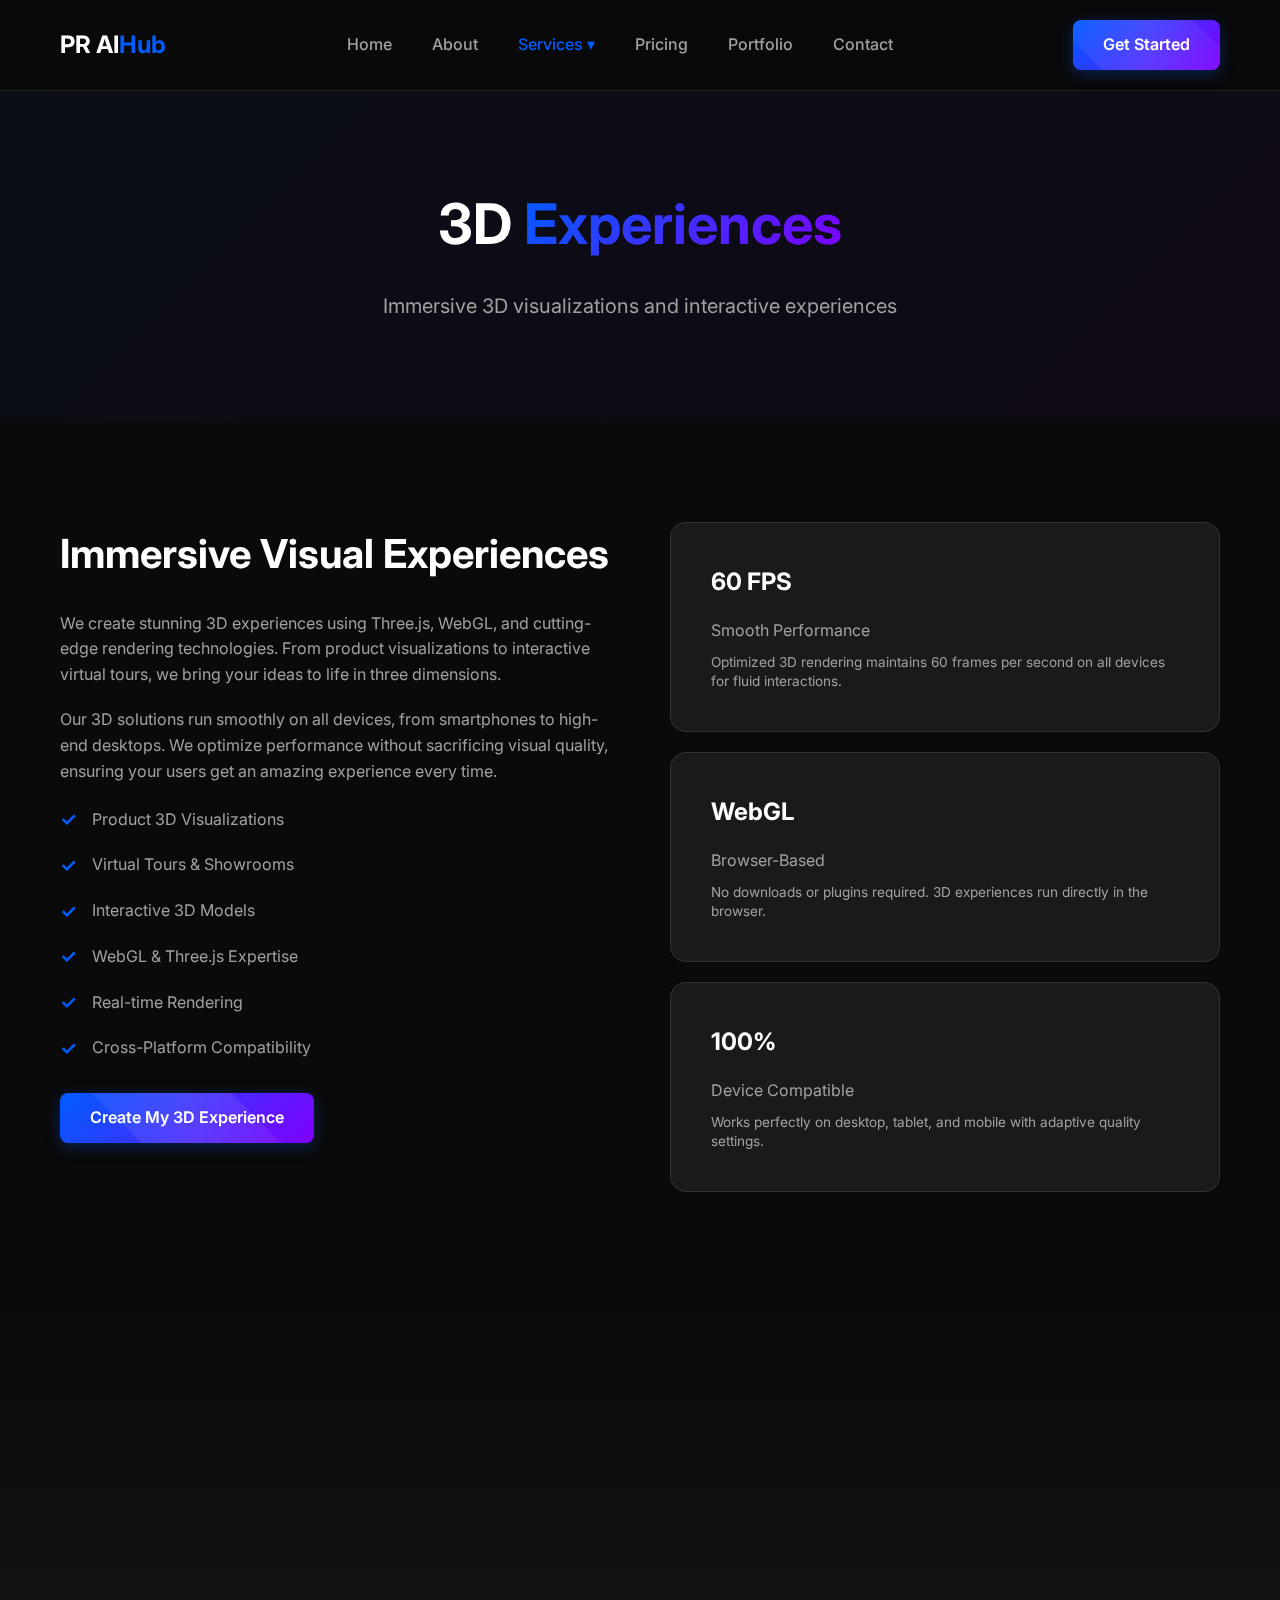
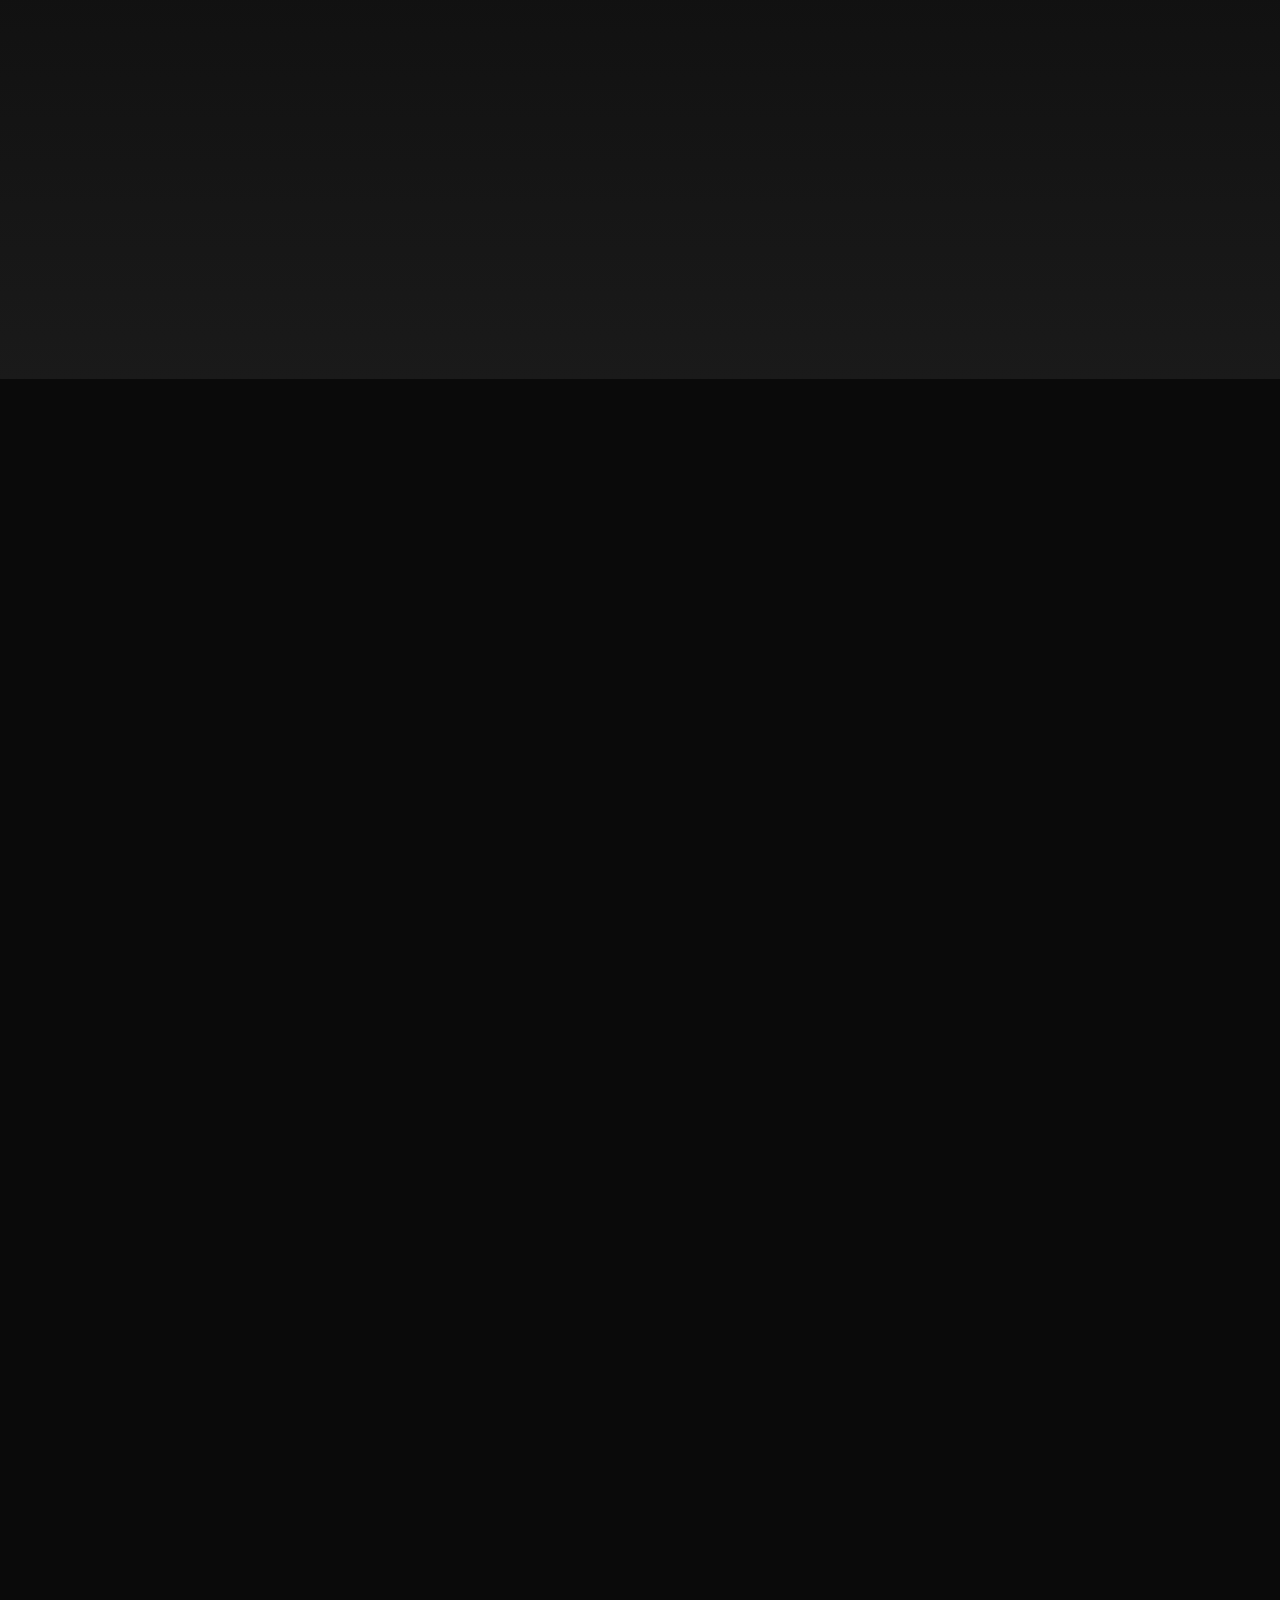
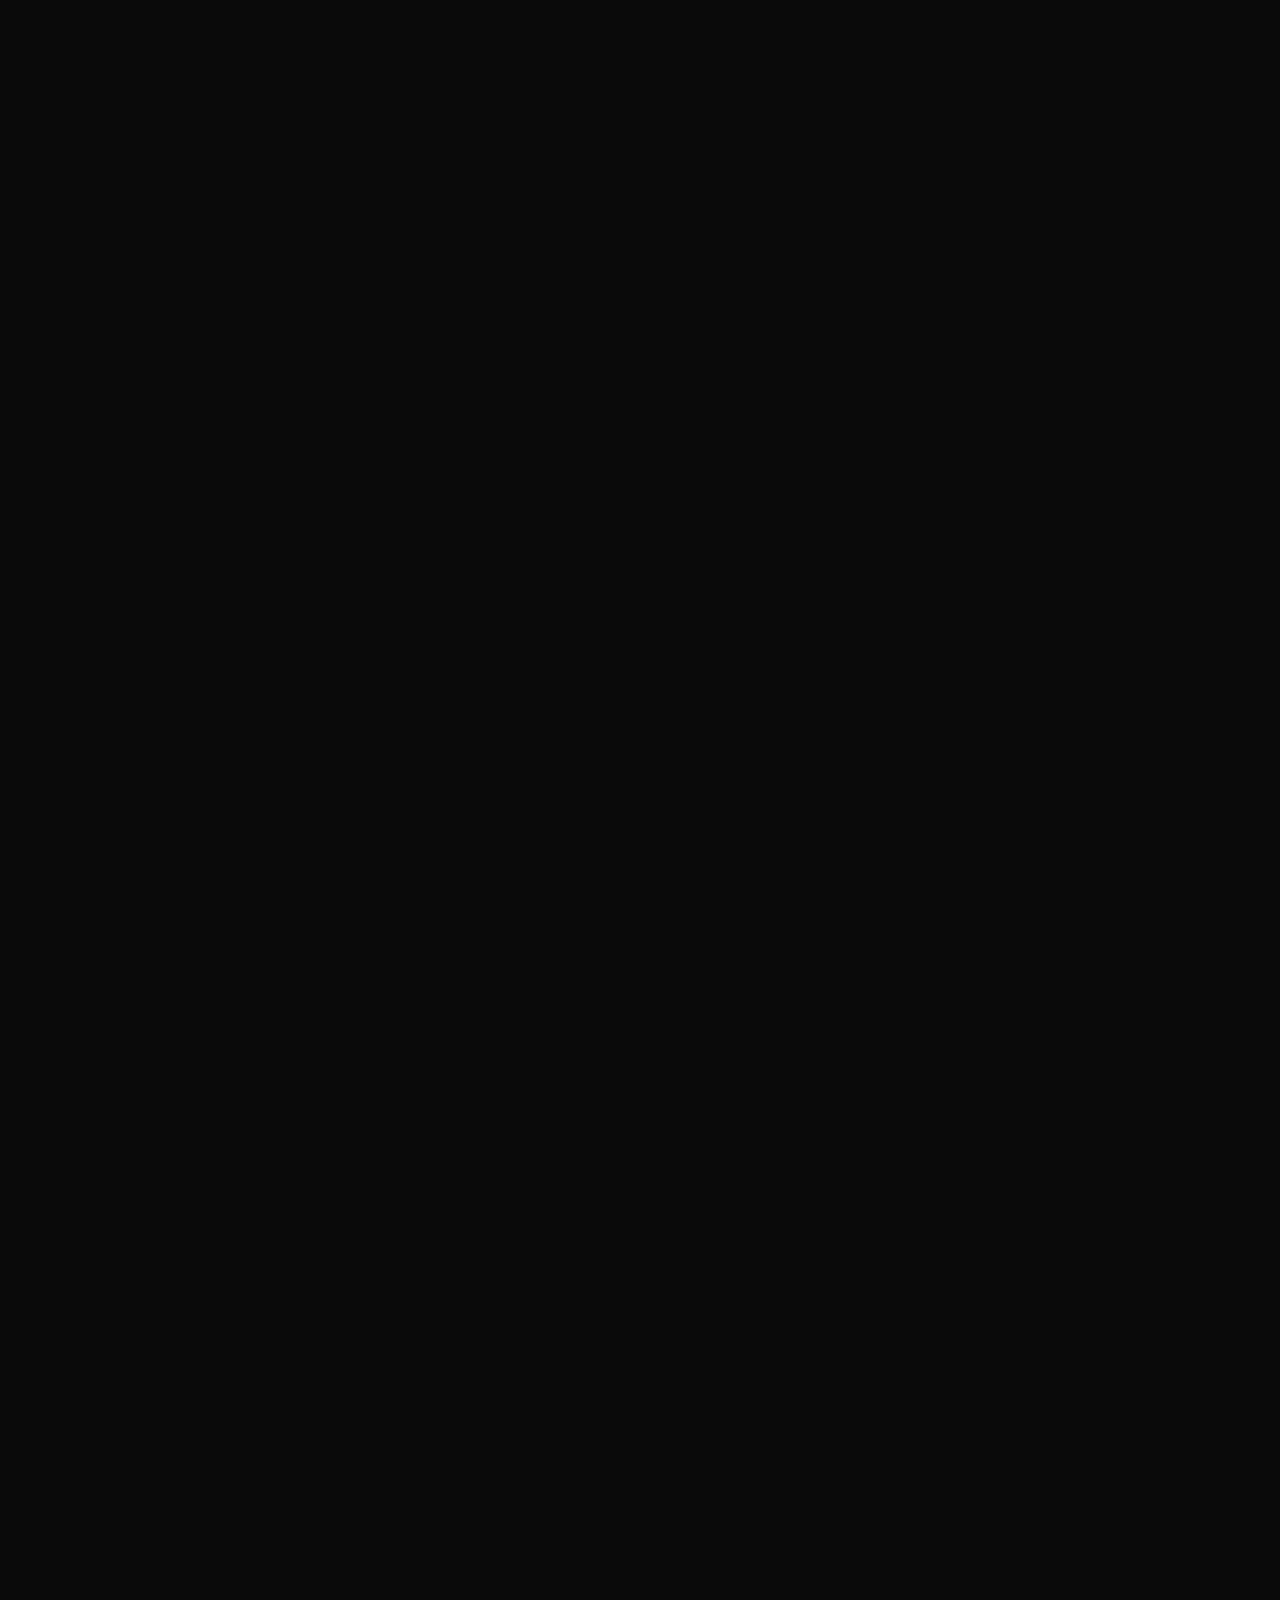
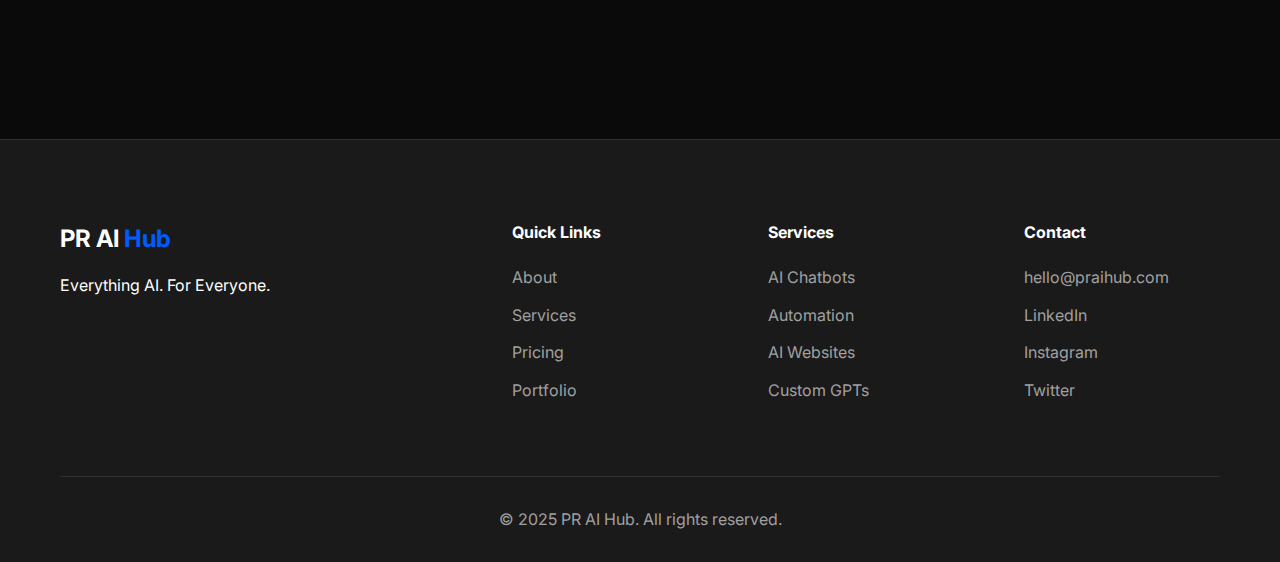
<file: service-3d.html>
<!DOCTYPE html>
<html lang="en">

<head>
    <meta charset="UTF-8">
    <meta name="viewport" content="width=device-width, initial-scale=1.0">
    <title>3D Experiences | PR AI Hub</title>
    <link rel="preconnect" href="https://fonts.googleapis.com">
    <link rel="preconnect" href="https://fonts.gstatic.com" crossorigin>
    <link href="https://fonts.googleapis.com/css2?family=Inter:wght@300;400;500;600;700;800&display=swap"
        rel="stylesheet">
    <link rel="stylesheet" href="css/style.css">
    <link rel="stylesheet" href="css/animations.css">
    <link rel="stylesheet" href="css/service-pages.css">
    <link href="https://unpkg.com/aos@2.3.1/dist/aos.css" rel="stylesheet">
</head>

<body>
    <header class="header">
        <div class="container">
            <nav class="navbar">
                <a href="index.html" class="logo"><span class="logo-text">PR AI</span><span
                        class="logo-highlight">Hub</span></a>
                <ul class="nav-menu">
                    <li><a href="index.html" class="nav-link">Home</a></li>
                    <li><a href="about.html" class="nav-link">About</a></li>
                    <li class="dropdown">
                        <a href="services.html" class="nav-link active">Services ▾</a>
                        <div class="dropdown-content">
                            <a href="service-chatbots.html" class="dropdown-item"><svg viewBox="0 0 24 24" fill="none"
                                    stroke="currentColor" stroke-width="2">
                                    <path
                                        d="M21 11.5a8.38 8.38 0 0 1-.9 3.8 8.5 8.5 0 0 1-7.6 4.7 8.38 8.38 0 0 1-3.8-.9L3 21l1.9-5.7a8.38 8.38 0 0 1-.9-3.8 8.5 8.5 0 0 1 4.7-7.6 8.38 8.38 0 0 1 3.8-.9h.5a8.48 8.48 0 0 1 8 8v.5z">
                                    </path>
                                </svg><span>AI Chatbots</span></a>
                            <a href="service-automation.html" class="dropdown-item"><svg viewBox="0 0 24 24" fill="none"
                                    stroke="currentColor" stroke-width="2">
                                    <polyline points="16 18 22 12 16 6"></polyline>
                                    <polyline points="8 6 2 12 8 18"></polyline>
                                </svg><span>Automation</span></a>
                            <a href="service-websites.html" class="dropdown-item"><svg viewBox="0 0 24 24" fill="none"
                                    stroke="currentColor" stroke-width="2">
                                    <rect x="3" y="3" width="18" height="18" rx="2" ry="2"></rect>
                                    <line x1="3" y1="9" x2="21" y2="9"></line>
                                    <line x1="9" y1="21" x2="9" y2="9"></line>
                                </svg><span>AI Websites</span></a>
                            <a href="service-3d.html" class="dropdown-item"><svg viewBox="0 0 24 24" fill="none"
                                    stroke="currentColor" stroke-width="2">
                                    <path
                                        d="M21 16V8a2 2 0 0 0-1-1.73l-7-4a2 2 0 0 0-2 0l-7 4A2 2 0 0 0 3 8v8a2 2 0 0 0 1 1.73l7 4a2 2 0 0 0 2 0l7-4A2 2 0 0 0 21 16z">
                                    </path>
                                    <polyline points="3.27 6.96 12 12.01 20.73 6.96"></polyline>
                                    <line x1="12" y1="22.08" x2="12" y2="12"></line>
                                </svg><span>3D Experiences</span></a>
                            <a href="service-gpt.html" class="dropdown-item"><svg viewBox="0 0 24 24" fill="none"
                                    stroke="currentColor" stroke-width="2">
                                    <path d="M12 2a10 10 0 1 0 10 10H12V2z"></path>
                                    <path d="M12 12L2.1 10.5"></path>
                                    <path d="M12 12V2a10 10 0 0 1 10 10"></path>
                                </svg><span>Custom GPTs</span></a>
                            <a href="service-dashboards.html" class="dropdown-item"><svg viewBox="0 0 24 24" fill="none"
                                    stroke="currentColor" stroke-width="2">
                                    <line x1="18" y1="20" x2="18" y2="10"></line>
                                    <line x1="12" y1="20" x2="12" y2="4"></line>
                                    <line x1="6" y1="20" x2="6" y2="14"></line>
                                </svg><span>Dashboards</span></a>
                            <a href="service-content.html" class="dropdown-item"><svg viewBox="0 0 24 24" fill="none"
                                    stroke="currentColor" stroke-width="2">
                                    <path d="M11 4H4a2 2 0 0 0-2 2v14a2 2 0 0 0 2 2h14a2 2 0 0 0 2-2v-7"></path>
                                    <path d="M18.5 2.5a2.121 2.121 0 0 1 3 3L12 15l-4 1 1-4 9.5-9.5z"></path>
                                </svg><span>Content Gen</span></a>
                            <a href="service-marketing.html" class="dropdown-item"><svg viewBox="0 0 24 24" fill="none"
                                    stroke="currentColor" stroke-width="2">
                                    <path d="M23 6l-9.5 9.5-5-5L1 18"></path>
                                    <path d="M17 6h6v6"></path>
                                </svg><span>Marketing</span></a>
                            <a href="service-security.html" class="dropdown-item"><svg viewBox="0 0 24 24" fill="none"
                                    stroke="currentColor" stroke-width="2">
                                    <rect x="3" y="11" width="18" height="11" rx="2" ry="2"></rect>
                                    <path d="M7 11V7a5 5 0 0 1 10 0v4"></path>
                                </svg><span>Security</span></a>
                        </div>
                    </li>
                    <li><a href="pricing.html" class="nav-link">Pricing</a></li>
                    <li><a href="portfolio.html" class="nav-link">Portfolio</a></li>
                    <li><a href="contact.html" class="nav-link">Contact</a></li>
                </ul>
                <a href="contact.html" class="btn btn-primary">Get Started</a>
                <button class="mobile-toggle"><span></span><span></span><span></span></button>
            </nav>
        </div>
    </header>

    <section class="page-hero">
        <div class="container">
            <h1 data-aos="fade-up">3D <span class="gradient-text">Experiences</span></h1>
            <p data-aos="fade-up" data-aos-delay="100">Immersive 3D visualizations and interactive experiences</p>
        </div>
    </section>

    <section class="about-content">
        <div class="container">
            <div class="about-grid">
                <div class="about-text" data-aos="fade-right">
                    <h2>Immersive Visual Experiences</h2>
                    <p>We create stunning 3D experiences using Three.js, WebGL, and cutting-edge rendering technologies.
                        From product visualizations to interactive virtual tours, we bring your ideas to life in three
                        dimensions.</p>
                    <p>Our 3D solutions run smoothly on all devices, from smartphones to high-end desktops. We optimize
                        performance without sacrificing visual quality, ensuring your users get an amazing experience
                        every time.</p>
                    <ul class="why-list">
                        <li>Product 3D Visualizations</li>
                        <li>Virtual Tours & Showrooms</li>
                        <li>Interactive 3D Models</li>
                        <li>WebGL & Three.js Expertise</li>
                        <li>Real-time Rendering</li>
                        <li>Cross-Platform Compatibility</li>
                    </ul>
                    <a href="contact.html" class="btn btn-primary">Create My 3D Experience</a>
                </div>
                <div class="about-stats" data-aos="fade-left">
                    <div class="service-card">
                        <h3>60 FPS</h3>
                        <p>Smooth Performance</p>
                        <span
                            style="font-size: 0.85rem; color: var(--text-muted); display: block; margin-top: 8px; line-height: 1.4;">Optimized
                            3D rendering maintains 60 frames per second on all devices for fluid interactions.</span>
                    </div>
                    <div class="service-card">
                        <h3>WebGL</h3>
                        <p>Browser-Based</p>
                        <span
                            style="font-size: 0.85rem; color: var(--text-muted); display: block; margin-top: 8px; line-height: 1.4;">No
                            downloads or plugins required. 3D experiences run directly in the browser.</span>
                    </div>
                    <div class="service-card">
                        <h3>100%</h3>
                        <p>Device Compatible</p>
                        <span
                            style="font-size: 0.85rem; color: var(--text-muted); display: block; margin-top: 8px; line-height: 1.4;">Works
                            perfectly on desktop, tablet, and mobile with adaptive quality settings.</span>
                    </div>
                </div>
            </div>
        </div>
    </section>

    <section class="benefits-section">
        <div class="container">
            <h2 class="section-title text-center" data-aos="fade-up">Why Choose <span class="gradient-text">Us?</span>
            </h2>
            <div class="benefits-grid">
                <div class="benefit-item" data-aos="fade-up" data-aos-delay="100">
                    <div class="benefit-icon">
                        <svg width="48" height="48" viewBox="0 0 48 48" fill="none">
                            <circle cx="24" cy="24" r="24" fill="url(#grad-rocket)" />
                            <!-- 3D cube icon -->
                            <path d="M24 12L12 18V30L24 36L36 30V18L24 12Z" fill="none" stroke="white"
                                stroke-width="2" />
                            <path d="M24 12V24M12 18L24 24L36 18" stroke="white" stroke-width="2" />
                            <defs>
                                <linearGradient id="grad-rocket" x1="0" y1="0" x2="48" y2="48">
                                    <stop stop-color="#005CFF" />
                                    <stop offset="1" stop-color="#7F00FF" />
                                </linearGradient>
                            </defs>
                        </svg>
                    </div>
                    <h3>High Performance</h3>
                    <p>Optimized 3D rendering that maintains 60 FPS on all devices. Advanced techniques ensure smooth
                        interactions without lag.</p>
                </div>
                <div class="benefit-item" data-aos="fade-up" data-aos-delay="200">
                    <div class="benefit-icon">
                        <svg width="48" height="48" viewBox="0 0 48 48" fill="none">
                            <circle cx="24" cy="24" r="24" fill="url(#grad-quality)" />
                            <!-- Diamond/gem icon for quality -->
                            <path d="M16 16L24 10L32 16L24 32L16 16Z" fill="white" />
                            <path d="M16 16H32M20 16L24 32M28 16L24 32" stroke="url(#grad-quality)"
                                stroke-width="1.5" />
                            <defs>
                                <linearGradient id="grad-quality" x1="0" y1="0" x2="48" y2="48">
                                    <stop stop-color="#7F00FF" />
                                    <stop offset="1" stop-color="#00FFFF" />
                                </linearGradient>
                            </defs>
                        </svg>
                    </div>
                    <h3>Photorealistic Quality</h3>
                    <p>Stunning visuals with realistic lighting, shadows, and materials. Create immersive experiences
                        that wow your audience.</p>
                </div>
                <div class="benefit-item" data-aos="fade-up" data-aos-delay="300">
                    <div class="benefit-icon">
                        <svg width="48" height="48" viewBox="0 0 48 48" fill="none">
                            <circle cx="24" cy="24" r="24" fill="url(#grad-support)" />
                            <!-- Hand/cursor for interaction -->
                            <path
                                d="M18 24V16C18 14 19 13 20 13C21 13 22 14 22 16V12C22 10 23 9 24 9C25 9 26 10 26 12V14C26 12 27 11 28 11C29 11 30 12 30 14V18C30 16 31 15 32 15C33 15 34 16 34 18V28C34 32 31 35 27 35H23C19 35 16 32 16 28V24C16 22 17 21 18 21C19 21 18 22 18 24Z"
                                fill="white" />
                            <defs>
                                <linearGradient id="grad-support" x1="0" y1="0" x2="48" y2="48">
                                    <stop stop-color="#005CFF" />
                                    <stop offset="1" stop-color="#00FFFF" />
                                </linearGradient>
                            </defs>
                        </svg>
                    </div>
                    <h3>Interactive Controls</h3>
                    <p>Intuitive controls for rotation, zoom, and exploration. Users can interact with 3D models
                        naturally and easily.</p>
                </div>
                <div class="benefit-item" data-aos="fade-up" data-aos-delay="400">
                    <div class="benefit-icon">
                        <svg width="48" height="48" viewBox="0 0 48 48" fill="none">
                            <circle cx="24" cy="24" r="24" fill="url(#grad-scalable)" />
                            <!-- Mobile device icon -->
                            <rect x="16" y="10" width="16" height="28" rx="2" fill="none" stroke="white"
                                stroke-width="2" />
                            <rect x="17" y="12" width="14" height="20" fill="white" opacity="0.3" />
                            <circle cx="24" cy="35" r="1.5" fill="white" />
                            <defs>
                                <linearGradient id="grad-scalable" x1="0" y1="0" x2="48" y2="48">
                                    <stop stop-color="#00FFFF" />
                                    <stop offset="1" stop-color="#005CFF" />
                                </linearGradient>
                            </defs>
                        </svg>
                    </div>
                    <h3>Mobile Optimized</h3>
                    <p>Adaptive quality settings ensure perfect performance on mobile devices. Touch controls work
                        seamlessly on smartphones and tablets.</p>
                </div>
                <div class="benefit-item" data-aos="fade-up" data-aos-delay="500">
                    <div class="benefit-icon">
                        <svg width="48" height="48" viewBox="0 0 48 48" fill="none">
                            <circle cx="24" cy="24" r="24" fill="url(#grad-secure)" />
                            <!-- Browser window icon -->
                            <rect x="10" y="14" width="28" height="20" rx="2" fill="none" stroke="white"
                                stroke-width="2" />
                            <rect x="11" y="18" width="26" height="15" fill="white" opacity="0.3" />
                            <circle cx="14" cy="16" r="1" fill="white" />
                            <circle cx="17" cy="16" r="1" fill="white" />
                            <circle cx="20" cy="16" r="1" fill="white" />
                            <defs>
                                <linearGradient id="grad-secure" x1="0" y1="0" x2="48" y2="48">
                                    <stop stop-color="#7F00FF" />
                                    <stop offset="1" stop-color="#005CFF" />
                                </linearGradient>
                            </defs>
                        </svg>
                    </div>
                    <h3>No Plugins Required</h3>
                    <p>Runs directly in the browser using WebGL. No downloads, installations, or plugins needed for your
                        users.</p>
                </div>
                <div class="benefit-item" data-aos="fade-up" data-aos-delay="600">
                    <div class="benefit-icon">
                        <svg width="48" height="48" viewBox="0 0 48 48" fill="none">
                            <circle cx="24" cy="24" r="24" fill="url(#grad-roi)" />
                            <!-- Play/animation icon -->
                            <circle cx="24" cy="24" r="12" fill="none" stroke="white" stroke-width="2" />
                            <path d="M20 16L32 24L20 32V16Z" fill="white" />
                            <defs>
                                <linearGradient id="grad-roi" x1="0" y1="0" x2="48" y2="48">
                                    <stop stop-color="#00FFFF" />
                                    <stop offset="1" stop-color="#7F00FF" />
                                </linearGradient>
                            </defs>
                        </svg>
                    </div>
                    <h3>Custom Animations</h3>
                    <p>Create dynamic animations and transitions. Showcase products from every angle with smooth,
                        professional animations.</p>
                </div>
            </div>
        </div>
    </section>

    <section class="features-section">
        <div class="container">
            <h2 class="section-title text-center" data-aos="fade-up">Key <span class="gradient-text">Features</span>
            </h2>
            <div class="features-grid">
                <div class="feature-box" data-aos="fade-up" data-aos-delay="100">
                    <h3>Product Configurators</h3>
                    <p>Interactive 3D product configurators that let customers customize colors, materials, and options
                        in real-time before purchase.</p>
                </div>
                <div class="feature-box" data-aos="fade-up" data-aos-delay="200">
                    <h3>Virtual Showrooms</h3>
                    <p>Create immersive virtual showrooms where customers can explore products in a realistic 3D
                        environment from anywhere.</p>
                </div>
                <div class="feature-box" data-aos="fade-up" data-aos-delay="300">
                    <h3>AR Integration</h3>
                    <p>Augmented reality features allow customers to visualize products in their own space using their
                        smartphone camera.</p>
                </div>
                <div class="feature-box" data-aos="fade-up" data-aos-delay="400">
                    <h3>Real-time Rendering</h3>
                    <p>Advanced rendering techniques deliver photorealistic visuals in real-time. See changes instantly
                        as you interact with models.</p>
                </div>
                <div class="feature-box" data-aos="fade-up" data-aos-delay="500">
                    <h3>360° Views</h3>
                    <p>Complete 360-degree product views with zoom capabilities. Customers can examine every detail from
                        any angle.</p>
                </div>
                <div class="feature-box" data-aos="fade-up" data-aos-delay="600">
                    <h3>Performance Analytics</h3>
                    <p>Track user interactions, popular views, and engagement metrics. Understand how customers interact
                        with your 3D content.</p>
                </div>
            </div>
        </div>
    </section>

    <section class="process-section">
        <div class="container">
            <h2 class="section-title text-center" data-aos="fade-up">How It <span class="gradient-text">Works</span>
            </h2>
            <div class="process-steps">
                <div class="process-step" data-aos="fade-up" data-aos-delay="100">
                    <div class="step-number">1</div>
                    <h3>3D Modeling</h3>
                    <p>We create or optimize your 3D models, ensuring they're web-ready and optimized for performance.
                    </p>
                </div>
                <div class="process-step" data-aos="fade-up" data-aos-delay="200">
                    <div class="step-number">2</div>
                    <h3>Texturing & Lighting</h3>
                    <p>Apply realistic materials, textures, and lighting to create photorealistic visuals that showcase
                        your products.</p>
                </div>
                <div class="process-step" data-aos="fade-up" data-aos-delay="300">
                    <div class="step-number">3</div>
                    <h3>Integration & Testing</h3>
                    <p>Integrate the 3D experience into your website and test across all devices for optimal
                        performance.</p>
                </div>
                <div class="process-step" data-aos="fade-up" data-aos-delay="400">
                    <div class="step-number">4</div>
                    <h3>Launch & Optimize</h3>
                    <p>Deploy your 3D experience and continuously optimize based on user behavior and performance
                        metrics.</p>
                </div>
            </div>
        </div>
    </section>

    <section class="use-cases-section">
        <div class="container">
            <h2 class="section-title text-center" data-aos="fade-up">Use <span class="gradient-text">Cases</span></h2>
            <div class="use-cases-grid">
                <div class="use-case-card" data-aos="fade-up" data-aos-delay="100">
                    <h3>E-commerce Products</h3>
                    <p>Showcase products in 3D with 360° views, zoom capabilities, and interactive configurators.
                        Increase conversions with immersive product experiences.</p>
                </div>
                <div class="use-case-card" data-aos="fade-up" data-aos-delay="200">
                    <h3>Real Estate Tours</h3>
                    <p>Create virtual property tours that let buyers explore homes remotely. Interactive floor plans and
                        realistic 3D walkthroughs.</p>
                </div>
                <div class="use-case-card" data-aos="fade-up" data-aos-delay="300">
                    <h3>Automotive Showrooms</h3>
                    <p>Virtual car showrooms with customizable colors, interiors, and features. Let customers configure
                        their dream car in 3D.</p>
                </div>
                <div class="use-case-card" data-aos="fade-up" data-aos-delay="400">
                    <h3>Furniture Visualization</h3>
                    <p>Help customers visualize furniture in their space with AR. See how products look and fit before
                        purchasing.</p>
                </div>
                <div class="use-case-card" data-aos="fade-up" data-aos-delay="500">
                    <h3>Medical & Scientific</h3>
                    <p>Interactive 3D models for medical education, scientific visualization, and complex data
                        representation.</p>
                </div>
                <div class="use-case-card" data-aos="fade-up" data-aos-delay="600">
                    <h3>Architecture & Design</h3>
                    <p>Present architectural designs in immersive 3D. Walk through buildings before they're built with
                        virtual reality integration.</p>
                </div>
            </div>
        </div>
    </section>

    <section class="faq-section">
        <div class="container">
            <h2 class="section-title text-center" data-aos="fade-up">Frequently Asked <span
                    class="gradient-text">Questions</span></h2>
            <div class="faq-grid">
                <div class="faq-item" data-aos="fade-up">
                    <h3>Do I need special software to view 3D experiences?</h3>
                    <p>No! Our 3D experiences run directly in modern web browsers using WebGL. No downloads, plugins, or
                        special software required.</p>
                </div>
                <div class="faq-item" data-aos="fade-up">
                    <h3>Will it work on mobile devices?</h3>
                    <p>Yes! We optimize for all devices with adaptive quality settings. The experience automatically
                        adjusts to ensure smooth performance on smartphones and tablets.</p>
                </div>
                <div class="faq-item" data-aos="fade-up">
                    <h3>How long does it take to create a 3D experience?</h3>
                    <p>Simple product visualizations take 1-2 weeks, while complex virtual showrooms or configurators
                        may take 4-6 weeks depending on requirements.</p>
                </div>
                <div class="faq-item" data-aos="fade-up">
                    <h3>Can you work with existing 3D models?</h3>
                    <p>Absolutely! We can optimize your existing 3D models for web use, or create new models from
                        scratch based on photos, CAD files, or specifications.</p>
                </div>
                <div class="faq-item" data-aos="fade-up">
                    <h3>Does it affect website loading speed?</h3>
                    <p>We use advanced optimization techniques like progressive loading and compression to ensure
                        minimal impact on page load times while maintaining visual quality.</p>
                </div>
                <div class="faq-item" data-aos="fade-up">
                    <h3>Can I update the 3D models myself?</h3>
                    <p>Yes! We provide a content management system where you can upload new models, update textures, and
                        modify configurations without technical knowledge.</p>
                </div>
            </div>
        </div>
    </section>

    <footer class="footer">
        <div class="container">
            <div class="footer-content">
                <div class="footer-col">
                    <h3 class="footer-logo">PR AI <span>Hub</span></h3>
                    <p>Everything AI. For Everyone.</p>
                </div>
                <div class="footer-col">
                    <h4>Quick Links</h4>
                    <ul>
                        <li><a href="about.html">About</a></li>
                        <li><a href="services.html">Services</a></li>
                        <li><a href="pricing.html">Pricing</a></li>
                        <li><a href="portfolio.html">Portfolio</a></li>
                    </ul>
                </div>
                <div class="footer-col">
                    <h4>Services</h4>
                    <ul>
                        <li><a href="services.html">AI Chatbots</a></li>
                        <li><a href="services.html">Automation</a></li>
                        <li><a href="services.html">AI Websites</a></li>
                        <li><a href="services.html">Custom GPTs</a></li>
                    </ul>
                </div>
                <div class="footer-col">
                    <h4>Contact</h4>
                    <ul>
                        <li><a href="mailto:hello@praihub.com">hello@praihub.com</a></li>
                        <li><a href="#">LinkedIn</a></li>
                        <li><a href="#">Instagram</a></li>
                        <li><a href="#">Twitter</a></li>
                    </ul>
                </div>
            </div>
            <div class="footer-bottom">
                <p>&copy; 2025 PR AI Hub. All rights reserved.</p>
            </div>
        </div>
    </footer>

    <script src="https://unpkg.com/aos@2.3.1/dist/aos.js"></script>
    <script src="js/main.js"></script>
</body>

</html>
</file>
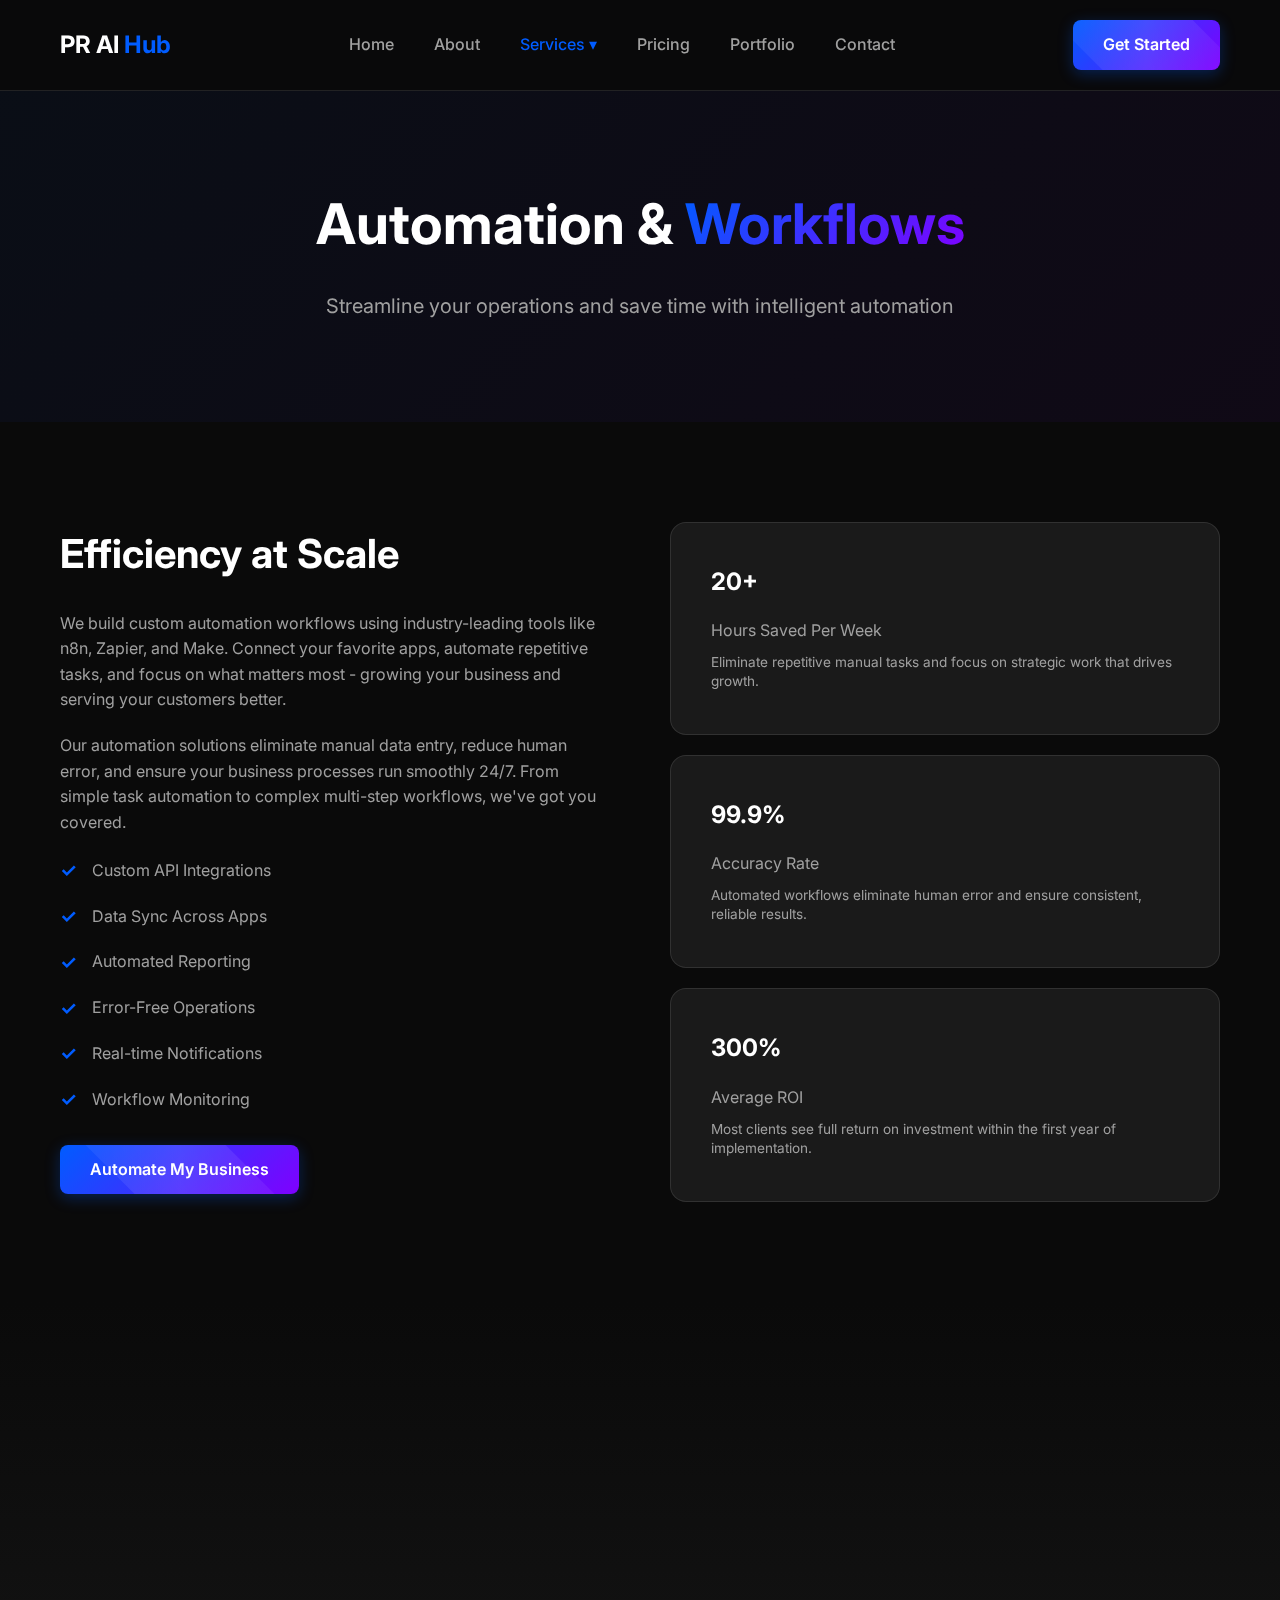
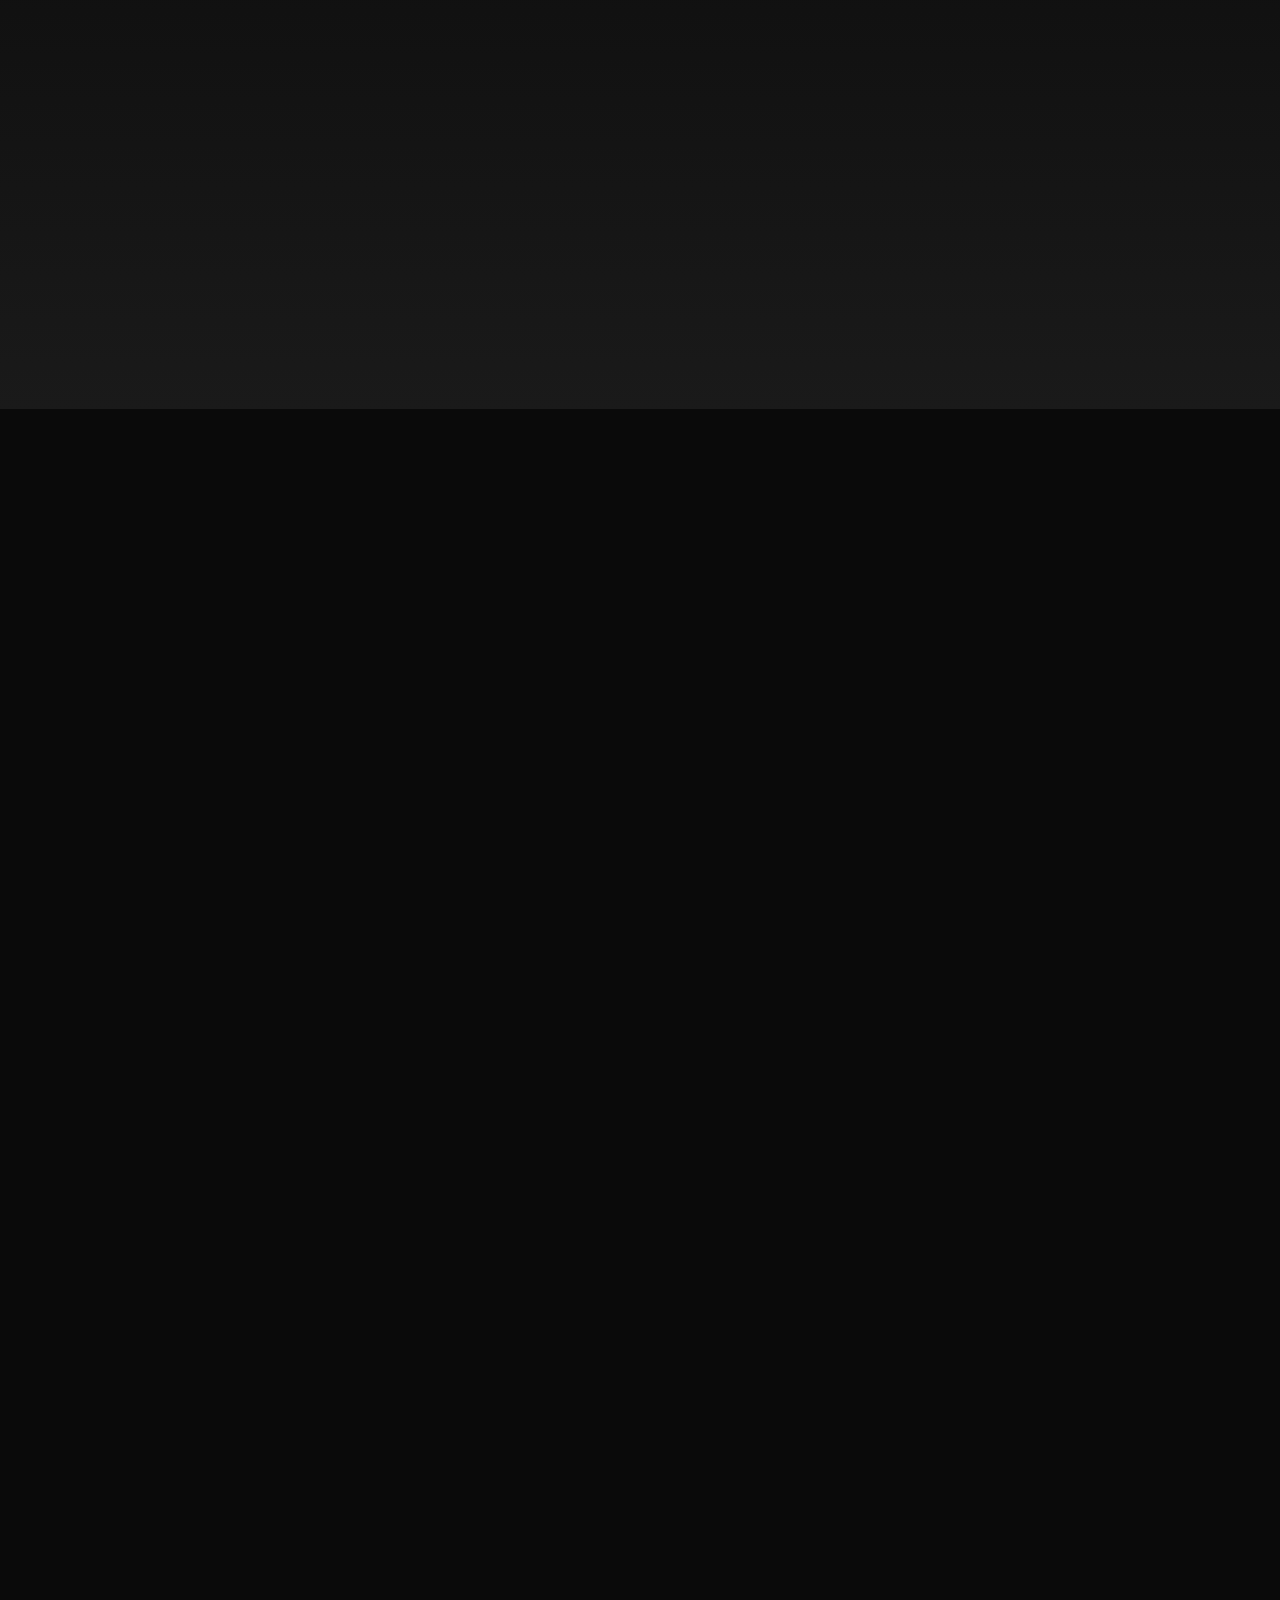
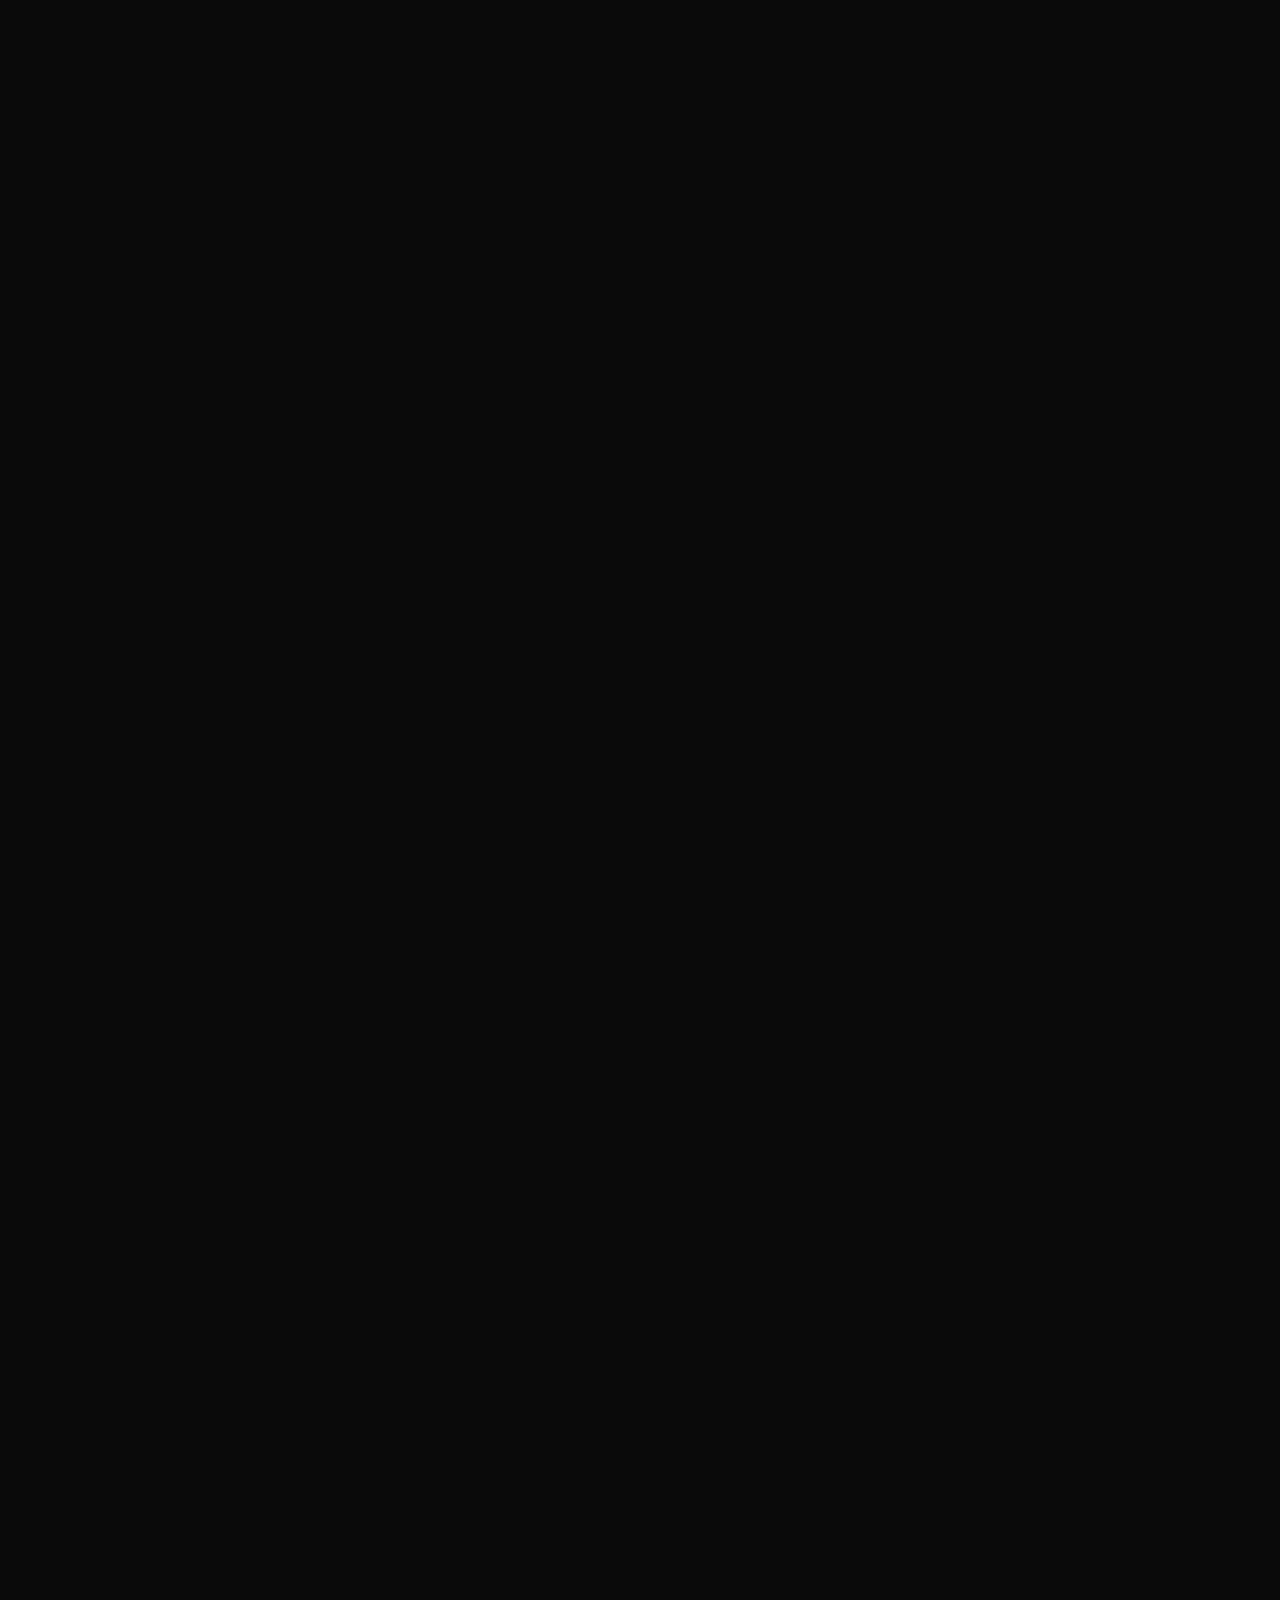
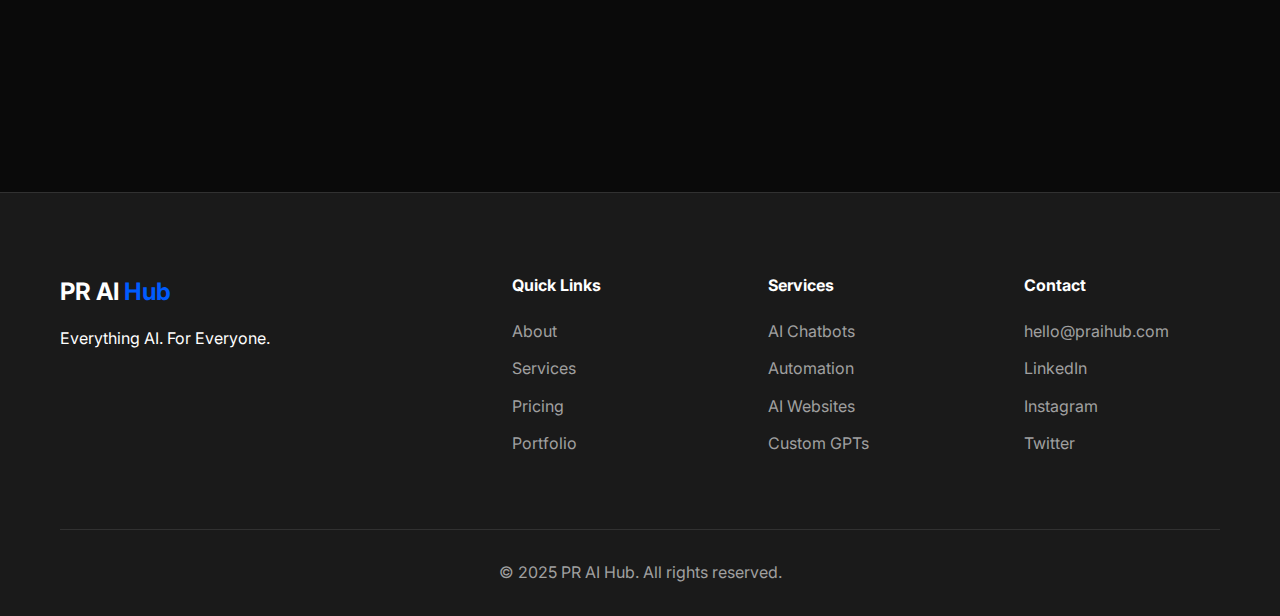
<file: service-automation.html>
<!DOCTYPE html>
<html lang="en">

<head>
    <meta charset="UTF-8">
    <meta name="viewport" content="width=device-width, initial-scale=1.0">
    <title>Automation & Workflows | PR AI Hub</title>

    <!-- Fonts -->
    <link rel="preconnect" href="https://fonts.googleapis.com">
    <link rel="preconnect" href="https://fonts.gstatic.com" crossorigin>
    <link href="https://fonts.googleapis.com/css2?family=Inter:wght@300;400;500;600;700;800&display=swap"
        rel="stylesheet">

    <!-- CSS -->
    <link rel="stylesheet" href="css/style.css">
    <link rel="stylesheet" href="css/animations.css">
    <link rel="stylesheet" href="css/service-pages.css">

    <!-- AOS Animation -->
    <link href="https://unpkg.com/aos@2.3.1/dist/aos.css" rel="stylesheet">
</head>

<body>
    <header class="header">
        <div class="container">
            <nav class="navbar">
                <a href="index.html" class="logo">
                    <span class="logo-text">PR AI</span>
                    <span class="logo-highlight">Hub</span>
                </a>
                <ul class="nav-menu">
                    <li><a href="index.html" class="nav-link">Home</a></li>
                    <li><a href="about.html" class="nav-link">About</a></li>
                    <li class="dropdown">
                        <a href="services.html" class="nav-link active">Services ▾</a>
                        <div class="dropdown-content">
                            <a href="service-chatbots.html" class="dropdown-item">
                                <svg viewBox="0 0 24 24" fill="none" stroke="currentColor" stroke-width="2">
                                    <path
                                        d="M21 11.5a8.38 8.38 0 0 1-.9 3.8 8.5 8.5 0 0 1-7.6 4.7 8.38 8.38 0 0 1-3.8-.9L3 21l1.9-5.7a8.38 8.38 0 0 1-.9-3.8 8.5 8.5 0 0 1 4.7-7.6 8.38 8.38 0 0 1 3.8-.9h.5a8.48 8.48 0 0 1 8 8v.5z">
                                    </path>
                                </svg>
                                <span>AI Chatbots</span>
                            </a>
                            <a href="service-automation.html" class="dropdown-item">
                                <svg viewBox="0 0 24 24" fill="none" stroke="currentColor" stroke-width="2">
                                    <polyline points="16 18 22 12 16 6"></polyline>
                                    <polyline points="8 6 2 12 8 18"></polyline>
                                </svg>
                                <span>Automation</span>
                            </a>
                            <a href="service-websites.html" class="dropdown-item">
                                <svg viewBox="0 0 24 24" fill="none" stroke="currentColor" stroke-width="2">
                                    <rect x="3" y="3" width="18" height="18" rx="2" ry="2"></rect>
                                    <line x1="3" y1="9" x2="21" y2="9"></line>
                                    <line x1="9" y1="21" x2="9" y2="9"></line>
                                </svg>
                                <span>AI Websites</span>
                            </a>
                            <a href="service-3d.html" class="dropdown-item">
                                <svg viewBox="0 0 24 24" fill="none" stroke="currentColor" stroke-width="2">
                                    <path
                                        d="M21 16V8a2 2 0 0 0-1-1.73l-7-4a2 2 0 0 0-2 0l-7 4A2 2 0 0 0 3 8v8a2 2 0 0 0 1 1.73l7 4a2 2 0 0 0 2 0l7-4A2 2 0 0 0 21 16z">
                                    </path>
                                    <polyline points="3.27 6.96 12 12.01 20.73 6.96"></polyline>
                                    <line x1="12" y1="22.08" x2="12" y2="12"></line>
                                </svg>
                                <span>3D Experiences</span>
                            </a>
                            <a href="service-gpt.html" class="dropdown-item">
                                <svg viewBox="0 0 24 24" fill="none" stroke="currentColor" stroke-width="2">
                                    <path d="M12 2a10 10 0 1 0 10 10H12V2z"></path>
                                    <path d="M12 12L2.1 10.5"></path>
                                    <path d="M12 12V2a10 10 0 0 1 10 10"></path>
                                </svg>
                                <span>Custom GPTs</span>
                            </a>
                            <a href="service-dashboards.html" class="dropdown-item">
                                <svg viewBox="0 0 24 24" fill="none" stroke="currentColor" stroke-width="2">
                                    <line x1="18" y1="20" x2="18" y2="10"></line>
                                    <line x1="12" y1="20" x2="12" y2="4"></line>
                                    <line x1="6" y1="20" x2="6" y2="14"></line>
                                </svg>
                                <span>Dashboards</span>
                            </a>
                            <a href="service-content.html" class="dropdown-item">
                                <svg viewBox="0 0 24 24" fill="none" stroke="currentColor" stroke-width="2">
                                    <path d="M11 4H4a2 2 0 0 0-2 2v14a2 2 0 0 0 2 2h14a2 2 0 0 0 2-2v-7"></path>
                                    <path d="M18.5 2.5a2.121 2.121 0 0 1 3 3L12 15l-4 1 1-4 9.5-9.5z"></path>
                                </svg>
                                <span>Content Gen</span>
                            </a>
                            <a href="service-marketing.html" class="dropdown-item">
                                <svg viewBox="0 0 24 24" fill="none" stroke="currentColor" stroke-width="2">
                                    <path d="M23 6l-9.5 9.5-5-5L1 18"></path>
                                    <path d="M17 6h6v6"></path>
                                </svg>
                                <span>Marketing</span>
                            </a>
                            <a href="service-security.html" class="dropdown-item">
                                <svg viewBox="0 0 24 24" fill="none" stroke="currentColor" stroke-width="2">
                                    <rect x="3" y="11" width="18" height="11" rx="2" ry="2"></rect>
                                    <path d="M7 11V7a5 5 0 0 1 10 0v4"></path>
                                </svg>
                                <span>Security</span>
                            </a>
                        </div>
                    </li>
                    <li><a href="pricing.html" class="nav-link">Pricing</a></li>
                    <li><a href="portfolio.html" class="nav-link">Portfolio</a></li>
                    <li><a href="contact.html" class="nav-link">Contact</a></li>
                </ul>
                <a href="contact.html" class="btn btn-primary">Get Started</a>
                <button class="mobile-toggle">
                    <span></span>
                    <span></span>
                    <span></span>
                </button>
            </nav>
        </div>
    </header>

    <section class="page-hero">
        <div class="container">
            <h1 data-aos="fade-up">Automation & <span class="gradient-text">Workflows</span></h1>
            <p data-aos="fade-up" data-aos-delay="100">Streamline your operations and save time with intelligent
                automation</p>
        </div>
    </section>

    <section class="about-content">
        <div class="container">
            <div class="about-grid">
                <div class="about-text" data-aos="fade-right">
                    <h2>Efficiency at Scale</h2>
                    <p>We build custom automation workflows using industry-leading tools like n8n, Zapier, and Make.
                        Connect your favorite apps, automate repetitive tasks, and focus on what matters most - growing
                        your business and serving your customers better.</p>
                    <p>Our automation solutions eliminate manual data entry, reduce human error, and ensure your
                        business processes run smoothly 24/7. From simple task automation to complex multi-step
                        workflows, we've got you covered.</p>
                    <ul class="why-list">
                        <li>Custom API Integrations</li>
                        <li>Data Sync Across Apps</li>
                        <li>Automated Reporting</li>
                        <li>Error-Free Operations</li>
                        <li>Real-time Notifications</li>
                        <li>Workflow Monitoring</li>
                    </ul>
                    <a href="contact.html" class="btn btn-primary">Automate My Business</a>
                </div>
                <div class="about-stats" data-aos="fade-left">
                    <div class="service-card">
                        <h3>20+</h3>
                        <p>Hours Saved Per Week</p>
                        <span
                            style="font-size: 0.85rem; color: var(--text-muted); display: block; margin-top: 8px; line-height: 1.4;">Eliminate
                            repetitive manual tasks and focus on strategic work that drives growth.</span>
                    </div>
                    <div class="service-card">
                        <h3>99.9%</h3>
                        <p>Accuracy Rate</p>
                        <span
                            style="font-size: 0.85rem; color: var(--text-muted); display: block; margin-top: 8px; line-height: 1.4;">Automated
                            workflows eliminate human error and ensure consistent, reliable results.</span>
                    </div>
                    <div class="service-card">
                        <h3>300%</h3>
                        <p>Average ROI</p>
                        <span
                            style="font-size: 0.85rem; color: var(--text-muted); display: block; margin-top: 8px; line-height: 1.4;">Most
                            clients see full return on investment within the first year of implementation.</span>
                    </div>
                </div>
            </div>
        </div>
    </section>

    <section class="benefits-section">
        <div class="container">
            <h2 class="section-title text-center" data-aos="fade-up">Why Choose <span class="gradient-text">Us?</span>
            </h2>
            <div class="benefits-grid">
                <div class="benefit-item" data-aos="fade-up" data-aos-delay="100">
                    <div class="benefit-icon">
                        <svg width="48" height="48" viewBox="0 0 48 48" fill="none">
                            <circle cx="24" cy="24" r="24" fill="url(#grad-rocket)" />
                            <!-- Gears/automation icon -->
                            <circle cx="18" cy="20" r="7" fill="none" stroke="white" stroke-width="2" />
                            <circle cx="30" cy="28" r="6" fill="none" stroke="white" stroke-width="2" />
                            <circle cx="18" cy="20" r="3" fill="white" />
                            <circle cx="30" cy="28" r="2.5" fill="white" />
                            <defs>
                                <linearGradient id="grad-rocket" x1="0" y1="0" x2="48" y2="48">
                                    <stop stop-color="#005CFF" />
                                    <stop offset="1" stop-color="#7F00FF" />
                                </linearGradient>
                            </defs>
                        </svg>
                    </div>
                    <h3>Fast Implementation</h3>
                    <p>Get your automation workflows up and running in days, not months. Our streamlined process ensures
                        rapid deployment with minimal disruption.</p>
                </div>
                <div class="benefit-item" data-aos="fade-up" data-aos-delay="200">
                    <div class="benefit-icon">
                        <svg width="48" height="48" viewBox="0 0 48 48" fill="none">
                            <circle cx="24" cy="24" r="24" fill="url(#grad-quality)" />
                            <!-- Workflow/process icon -->
                            <rect x="10" y="18" width="8" height="8" rx="2" fill="white" />
                            <rect x="28" y="18" width="8" height="8" rx="2" fill="white" />
                            <path d="M18 22H28" stroke="white" stroke-width="2" />
                            <path d="M28 22L25 19M28 22L25 25" stroke="white" stroke-width="2" stroke-linecap="round" />
                            <circle cx="14" cy="22" r="1.5" fill="url(#grad-quality)" />
                            <circle cx="32" cy="22" r="1.5" fill="url(#grad-quality)" />
                            <defs>
                                <linearGradient id="grad-quality" x1="0" y1="0" x2="48" y2="48">
                                    <stop stop-color="#7F00FF" />
                                    <stop offset="1" stop-color="#00FFFF" />
                                </linearGradient>
                            </defs>
                        </svg>
                    </div>
                    <h3>Premium Quality</h3>
                    <p>Enterprise-grade automation solutions built with best practices and industry standards. Every
                        workflow is thoroughly tested and optimized.</p>
                </div>
                <div class="benefit-item" data-aos="fade-up" data-aos-delay="300">
                    <div class="benefit-icon">
                        <svg width="48" height="48" viewBox="0 0 48 48" fill="none">
                            <circle cx="24" cy="24" r="24" fill="url(#grad-support)" />
                            <!-- Support/headset icon -->
                            <path d="M12 20C12 14 16 10 24 10C32 10 36 14 36 20V28" stroke="white" stroke-width="3"
                                fill="none" stroke-linecap="round" />
                            <rect x="8" y="22" width="6" height="10" rx="2" fill="white" />
                            <rect x="34" y="22" width="6" height="10" rx="2" fill="white" />
                            <path d="M24 32V36" stroke="white" stroke-width="2.5" stroke-linecap="round" />
                            <defs>
                                <linearGradient id="grad-support" x1="0" y1="0" x2="48" y2="48">
                                    <stop stop-color="#005CFF" />
                                    <stop offset="1" stop-color="#00FFFF" />
                                </linearGradient>
                            </defs>
                        </svg>
                    </div>
                    <h3>Dedicated Support</h3>
                    <p>24/7 expert support team ready to assist you. From initial setup to ongoing maintenance, we're
                        with you every step of the way.</p>
                </div>
                <div class="benefit-item" data-aos="fade-up" data-aos-delay="400">
                    <div class="benefit-icon">
                        <svg width="48" height="48" viewBox="0 0 48 48" fill="none">
                            <circle cx="24" cy="24" r="24" fill="url(#grad-scalable)" />
                            <!-- Growth/scaling icon -->
                            <path d="M10 32L16 26L22 30L34 18" stroke="white" stroke-width="3" stroke-linecap="round"
                                stroke-linejoin="round" />
                            <path d="M28 18H34V24" stroke="white" stroke-width="3" stroke-linecap="round"
                                stroke-linejoin="round" />
                            <circle cx="10" cy="32" r="2" fill="white" />
                            <circle cx="16" cy="26" r="2" fill="white" />
                            <circle cx="22" cy="30" r="2" fill="white" />
                            <circle cx="34" cy="18" r="2" fill="white" />
                            <defs>
                                <linearGradient id="grad-scalable" x1="0" y1="0" x2="48" y2="48">
                                    <stop stop-color="#00FFFF" />
                                    <stop offset="1" stop-color="#005CFF" />
                                </linearGradient>
                            </defs>
                        </svg>
                    </div>
                    <h3>Scalable Solutions</h3>
                    <p>Our automation workflows grow with your business. Easily scale from hundreds to millions of
                        operations without compromising speed.</p>
                </div>
                <div class="benefit-item" data-aos="fade-up" data-aos-delay="500">
                    <div class="benefit-icon">
                        <svg width="48" height="48" viewBox="0 0 48 48" fill="none">
                            <circle cx="24" cy="24" r="24" fill="url(#grad-secure)" />
                            <!-- Shield with lock -->
                            <path d="M24 8L14 12V20C14 27 18 32 24 36C30 32 34 27 34 20V12L24 8Z" fill="white" />
                            <rect x="21" y="20" width="6" height="6" rx="1" fill="url(#grad-secure)" />
                            <path d="M22 20V18C22 16.8954 22.8954 16 24 16C25.1046 16 26 16.8954 26 18V20"
                                stroke="url(#grad-secure)" stroke-width="1.5" fill="none" />
                            <defs>
                                <linearGradient id="grad-secure" x1="0" y1="0" x2="48" y2="48">
                                    <stop stop-color="#7F00FF" />
                                    <stop offset="1" stop-color="#005CFF" />
                                </linearGradient>
                            </defs>
                        </svg>
                    </div>
                    <h3>Secure & Compliant</h3>
                    <p>Bank-level security with end-to-end encryption. All workflows are built with data privacy and
                        compliance in mind, meeting GDPR and SOC 2 standards.</p>
                </div>
                <div class="benefit-item" data-aos="fade-up" data-aos-delay="600">
                    <div class="benefit-icon">
                        <svg width="48" height="48" viewBox="0 0 48 48" fill="none">
                            <circle cx="24" cy="24" r="24" fill="url(#grad-roi)" />
                            <path d="M12 32L18 26L24 30L36 18" stroke="white" stroke-width="3" fill="none"
                                stroke-linecap="round" />
                            <circle cx="12" cy="32" r="3" fill="white" />
                            <circle cx="18" cy="26" r="3" fill="white" />
                            <circle cx="24" cy="30" r="3" fill="white" />
                            <circle cx="36" cy="18" r="3" fill="white" />
                            <defs>
                                <linearGradient id="grad-roi" x1="0" y1="0" x2="48" y2="48">
                                    <stop stop-color="#00FFFF" />
                                    <stop offset="1" stop-color="#7F00FF" />
                                </linearGradient>
                            </defs>
                        </svg>
                    </div>
                    <h3>Proven ROI</h3>
                    <p>Average 300% ROI within the first year. Our clients save 20+ hours per week on manual tasks,
                        allowing teams to focus on high-value strategic work.</p>
                </div>
            </div>
        </div>
    </section>

    <section class="features-section">
        <div class="container">
            <h2 class="section-title text-center" data-aos="fade-up">Key <span class="gradient-text">Features</span>
            </h2>
            <div class="features-grid">
                <div class="feature-box" data-aos="fade-up" data-aos-delay="100">
                    <h3>Cross-Platform Sync</h3>
                    <p>Seamlessly sync data between CRM, Email, Slack, and other tools. Keep all your systems in perfect
                        harmony with real-time data synchronization.</p>
                </div>
                <div class="feature-box" data-aos="fade-up" data-aos-delay="200">
                    <h3>Custom Triggers</h3>
                    <p>Set up complex triggers based on specific events or time schedules. Create sophisticated
                        automation logic tailored to your unique business needs.</p>
                </div>
                <div class="feature-box" data-aos="fade-up" data-aos-delay="300">
                    <h3>Error Handling</h3>
                    <p>Robust error detection and notification systems to ensure reliability. Get instant alerts when
                        something needs attention, with automatic retry mechanisms.</p>
                </div>
                <div class="feature-box" data-aos="fade-up" data-aos-delay="400">
                    <h3>Scalable Architecture</h3>
                    <p>Workflows designed to handle increasing data volumes without breaking. Built to scale from
                        startup to enterprise without performance degradation.</p>
                </div>
                <div class="feature-box" data-aos="fade-up" data-aos-delay="500">
                    <h3>Visual Workflow Builder</h3>
                    <p>Intuitive drag-and-drop interface for creating complex automations. No coding required, but full
                        code access available for advanced customization.</p>
                </div>
                <div class="feature-box" data-aos="fade-up" data-aos-delay="600">
                    <h3>Analytics & Reporting</h3>
                    <p>Comprehensive dashboards showing workflow performance, success rates, and time saved. Make
                        data-driven decisions to optimize your processes.</p>
                </div>
            </div>
        </div>
    </section>

    <section class="process-section">
        <div class="container">
            <h2 class="section-title text-center" data-aos="fade-up">How It <span class="gradient-text">Works</span>
            </h2>
            <div class="process-steps">
                <div class="process-step" data-aos="fade-up" data-aos-delay="100">
                    <div class="step-number">1</div>
                    <h3>Discovery & Audit</h3>
                    <p>We audit your current processes to identify bottlenecks, inefficiencies, and automation
                        opportunities that will deliver the highest ROI.</p>
                </div>
                <div class="process-step" data-aos="fade-up" data-aos-delay="200">
                    <div class="step-number">2</div>
                    <h3>Strategy & Planning</h3>
                    <p>We map out the automation logic and tool stack, creating a detailed implementation plan with
                        clear milestones and success metrics.</p>
                </div>
                <div class="process-step" data-aos="fade-up" data-aos-delay="300">
                    <div class="step-number">3</div>
                    <h3>Build & Test</h3>
                    <p>We build and test the workflows in a sandbox environment, ensuring everything works perfectly
                        before going live with your data.</p>
                </div>
                <div class="process-step" data-aos="fade-up" data-aos-delay="400">
                    <div class="step-number">4</div>
                    <h3>Deploy & Optimize</h3>
                    <p>We monitor performance and optimize for speed, reliability, and cost-effectiveness. Continuous
                        improvement ensures maximum value.</p>
                </div>
            </div>
        </div>
    </section>

    <section class="use-cases-section">
        <div class="container">
            <h2 class="section-title text-center" data-aos="fade-up">Use <span class="gradient-text">Cases</span></h2>
            <div class="use-cases-grid">
                <div class="use-case-card" data-aos="fade-up" data-aos-delay="100">
                    <h3>Lead Management</h3>
                    <p>Auto-capture leads from ads and sync to CRM. Automatically assign leads to sales reps, send
                        follow-up emails, and track conversion rates.</p>
                </div>
                <div class="use-case-card" data-aos="fade-up" data-aos-delay="200">
                    <h3>Customer Onboarding</h3>
                    <p>Automate welcome emails and account setup for new users. Create personalized onboarding journeys
                        that increase activation and retention.</p>
                </div>
                <div class="use-case-card" data-aos="fade-up" data-aos-delay="300">
                    <h3>Automated Reporting</h3>
                    <p>Generate and email weekly performance reports automatically. Pull data from multiple sources and
                        create beautiful, actionable insights.</p>
                </div>
                <div class="use-case-card" data-aos="fade-up" data-aos-delay="400">
                    <h3>Inventory Management</h3>
                    <p>Sync inventory across multiple sales channels in real-time. Automatically reorder stock when
                        levels run low and prevent overselling.</p>
                </div>
                <div class="use-case-card" data-aos="fade-up" data-aos-delay="500">
                    <h3>Social Media Automation</h3>
                    <p>Schedule posts, respond to comments, and track engagement across all platforms. Save hours while
                        maintaining an active social presence.</p>
                </div>
                <div class="use-case-card" data-aos="fade-up" data-aos-delay="600">
                    <h3>Invoice Processing</h3>
                    <p>Automatically extract data from invoices, match with purchase orders, and route for approval.
                        Reduce processing time from days to minutes.</p>
                </div>
            </div>
        </div>
    </section>

    <section class="faq-section">
        <div class="container">
            <h2 class="section-title text-center" data-aos="fade-up">Frequently Asked <span
                    class="gradient-text">Questions</span></h2>
            <div class="faq-grid">
                <div class="faq-item" data-aos="fade-up">
                    <h3>What tools do you use?</h3>
                    <p>We primarily use n8n, Zapier, Make (formerly Integromat), and custom Python scripts for complex
                        integrations. We select the best tool based on your specific needs, budget, and technical
                        requirements.</p>
                </div>
                <div class="faq-item" data-aos="fade-up">
                    <h3>Is it expensive to maintain?</h3>
                    <p>Automation actually reduces costs by saving man-hours. Maintenance costs are minimal compared to
                        the value generated. Most clients see positive ROI within the first month of implementation.</p>
                </div>
                <div class="faq-item" data-aos="fade-up">
                    <h3>Can you automate legacy software?</h3>
                    <p>Yes, if it has an API or database access. For older systems, we can use RPA (Robotic Process
                        Automation) tools that interact with the user interface just like a human would.</p>
                </div>
                <div class="faq-item" data-aos="fade-up">
                    <h3>How long does implementation take?</h3>
                    <p>Simple workflows can be deployed in 1-2 days. Complex enterprise automations typically take 2-4
                        weeks. We provide a detailed timeline during the discovery phase.</p>
                </div>
                <div class="faq-item" data-aos="fade-up">
                    <h3>What if something breaks?</h3>
                    <p>We include comprehensive error handling and monitoring. You'll get instant notifications if
                        anything fails, and we provide 24/7 support to fix issues quickly.</p>
                </div>
                <div class="faq-item" data-aos="fade-up">
                    <h3>Can I make changes myself?</h3>
                    <p>Absolutely! We provide full documentation and training. You'll have complete access to modify
                        workflows, and we're always available for support when needed.</p>
                </div>
            </div>
        </div>
    </section>

    <footer class="footer">
        <div class="container">
            <div class="footer-content">
                <div class="footer-col">
                    <h3 class="footer-logo">PR AI <span>Hub</span></h3>
                    <p>Everything AI. For Everyone.</p>
                </div>
                <div class="footer-col">
                    <h4>Quick Links</h4>
                    <ul>
                        <li><a href="about.html">About</a></li>
                        <li><a href="services.html">Services</a></li>
                        <li><a href="pricing.html">Pricing</a></li>
                        <li><a href="portfolio.html">Portfolio</a></li>
                    </ul>
                </div>
                <div class="footer-col">
                    <h4>Services</h4>
                    <ul>
                        <li><a href="services.html">AI Chatbots</a></li>
                        <li><a href="services.html">Automation</a></li>
                        <li><a href="services.html">AI Websites</a></li>
                        <li><a href="services.html">Custom GPTs</a></li>
                    </ul>
                </div>
                <div class="footer-col">
                    <h4>Contact</h4>
                    <ul>
                        <li><a href="mailto:hello@praihub.com">hello@praihub.com</a></li>
                        <li><a href="#">LinkedIn</a></li>
                        <li><a href="#">Instagram</a></li>
                        <li><a href="#">Twitter</a></li>
                    </ul>
                </div>
            </div>
            <div class="footer-bottom">
                <p>&copy; 2025 PR AI Hub. All rights reserved.</p>
            </div>
        </div>
    </footer>

    <script src="https://unpkg.com/aos@2.3.1/dist/aos.js"></script>
    <script src="js/main.js"></script>
</body>

</html>
</file>
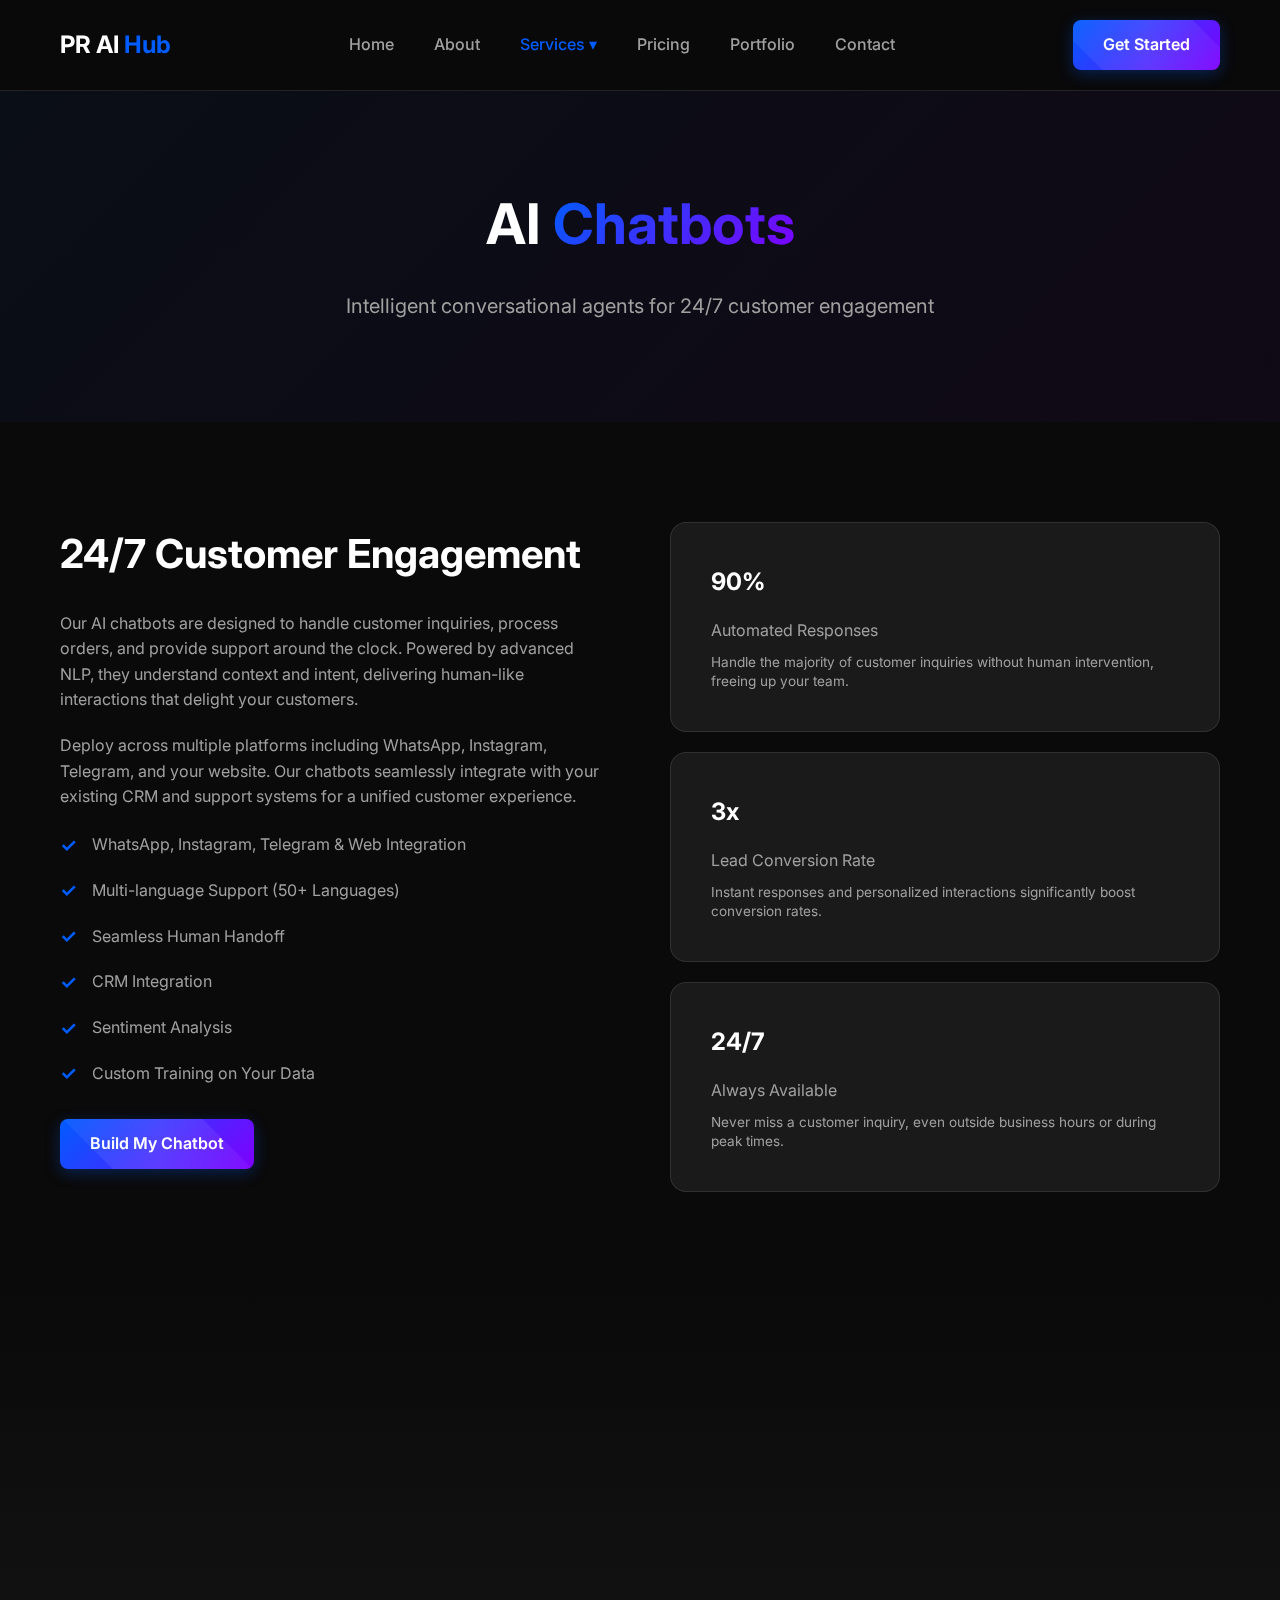
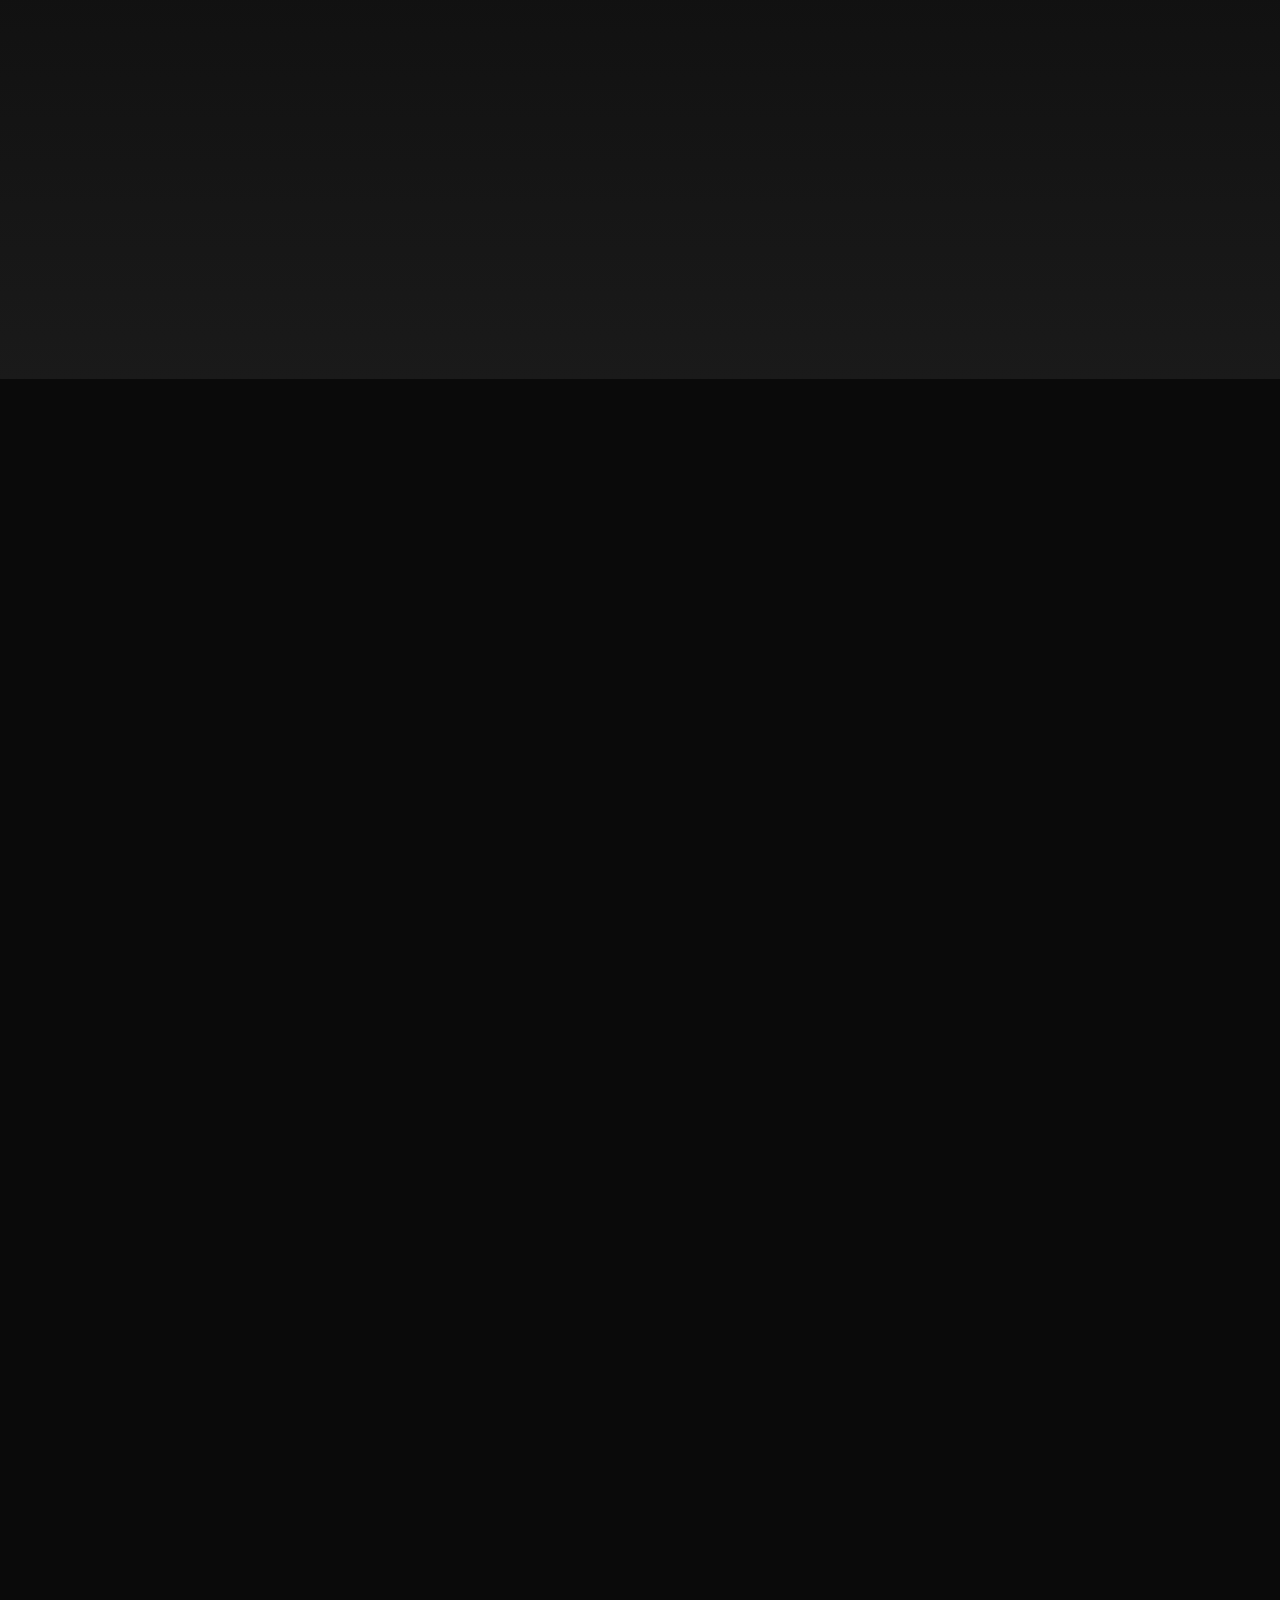
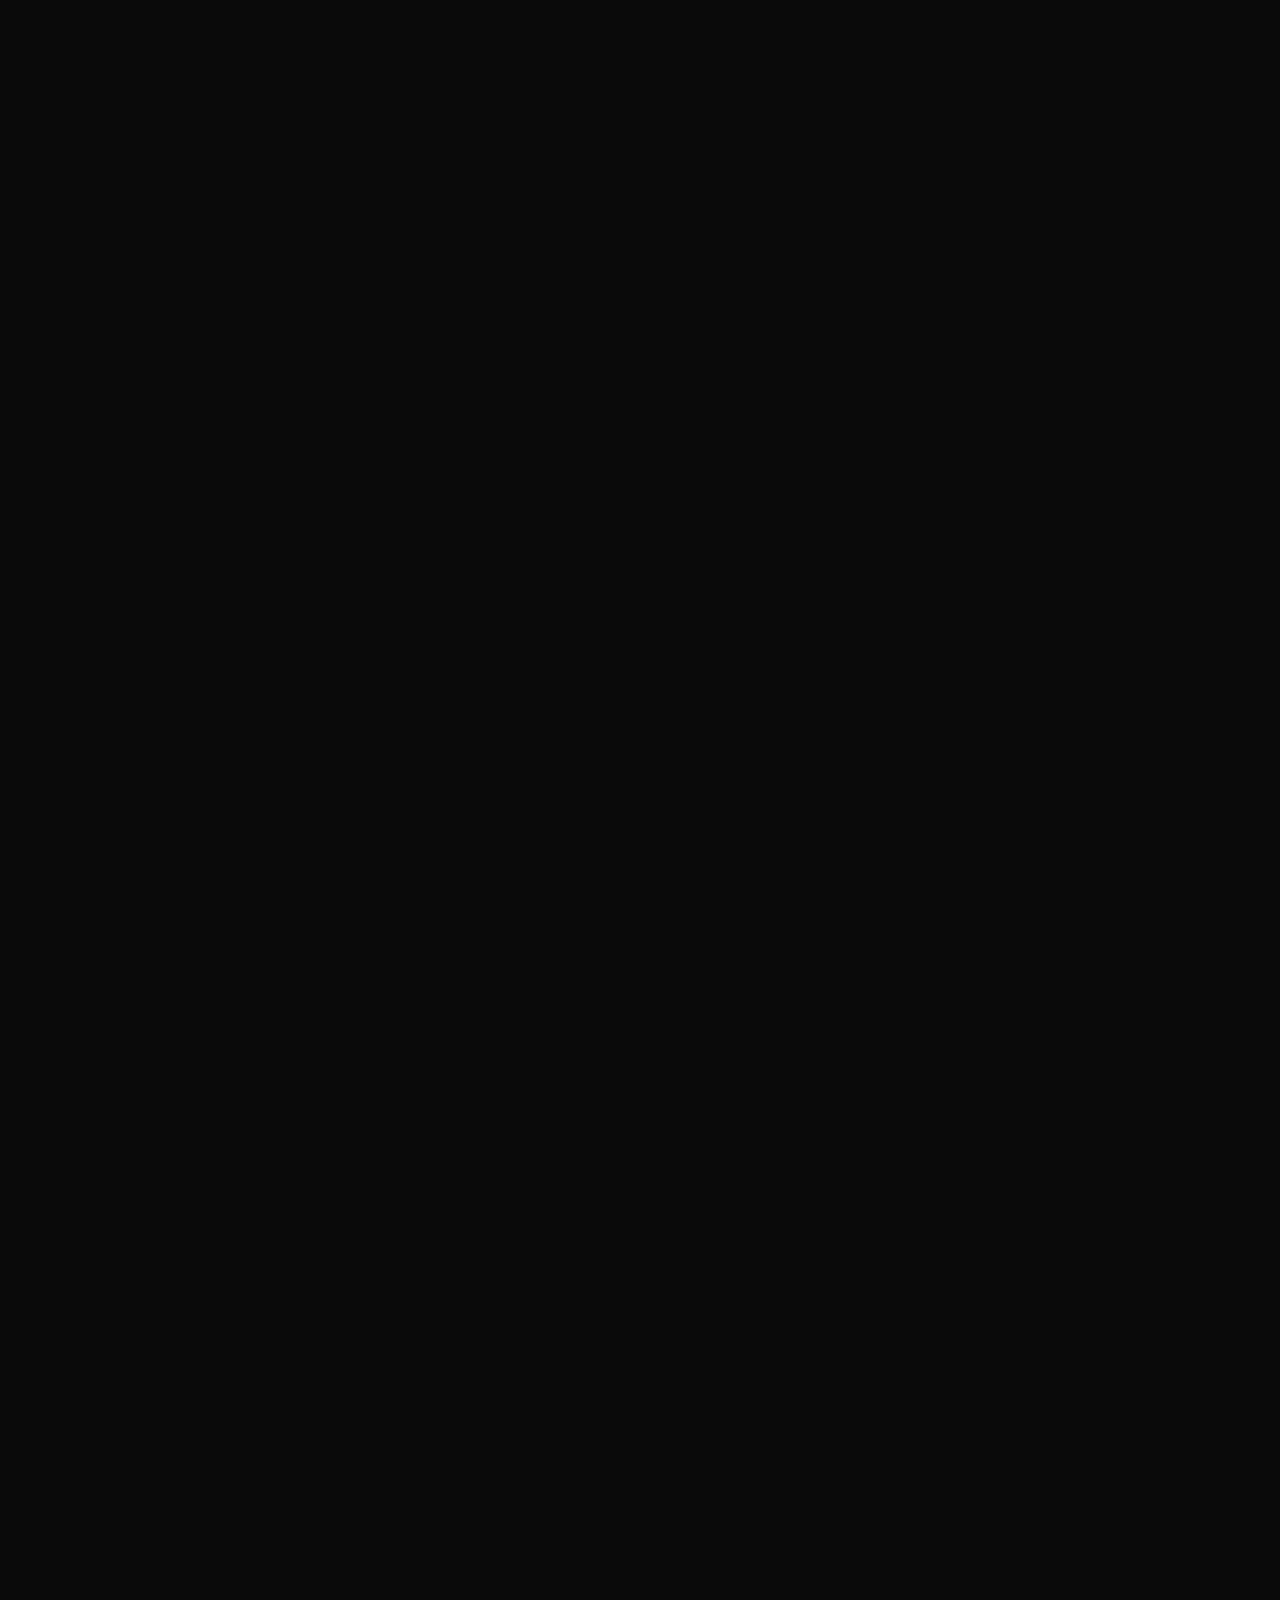
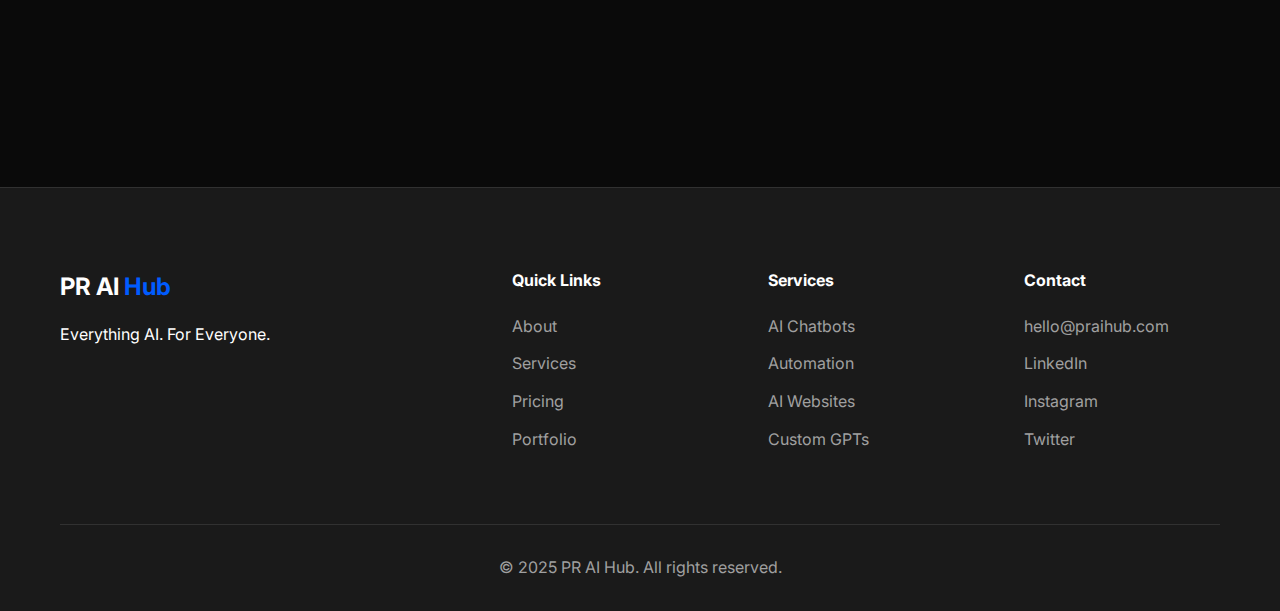
<file: service-chatbots.html>
<!DOCTYPE html>
<html lang="en">

<head>
    <meta charset="UTF-8">
    <meta name="viewport" content="width=device-width, initial-scale=1.0">
    <title>AI Chatbots | PR AI Hub</title>

    <!-- Fonts -->
    <link rel="preconnect" href="https://fonts.googleapis.com">
    <link rel="preconnect" href="https://fonts.gstatic.com" crossorigin>
    <link href="https://fonts.googleapis.com/css2?family=Inter:wght@300;400;500;600;700;800&display=swap"
        rel="stylesheet">

    <!-- CSS -->
    <link rel="stylesheet" href="css/style.css">
    <link rel="stylesheet" href="css/animations.css">
    <link rel="stylesheet" href="css/service-pages.css">

    <!-- AOS Animation -->
    <link href="https://unpkg.com/aos@2.3.1/dist/aos.css" rel="stylesheet">
</head>

<body>
    <header class="header">
        <div class="container">
            <nav class="navbar">
                <a href="index.html" class="logo">
                    <span class="logo-text">PR AI</span>
                    <span class="logo-highlight">Hub</span>
                </a>
                <ul class="nav-menu">
                    <li><a href="index.html" class="nav-link">Home</a></li>
                    <li><a href="about.html" class="nav-link">About</a></li>
                    <li class="dropdown">
                        <a href="services.html" class="nav-link active">Services ▾</a>
                        <div class="dropdown-content">
                            <a href="service-chatbots.html" class="dropdown-item">
                                <svg viewBox="0 0 24 24" fill="none" stroke="currentColor" stroke-width="2">
                                    <path
                                        d="M21 11.5a8.38 8.38 0 0 1-.9 3.8 8.5 8.5 0 0 1-7.6 4.7 8.38 8.38 0 0 1-3.8-.9L3 21l1.9-5.7a8.38 8.38 0 0 1-.9-3.8 8.5 8.5 0 0 1 4.7-7.6 8.38 8.38 0 0 1 3.8-.9h.5a8.48 8.48 0 0 1 8 8v.5z">
                                    </path>
                                </svg>
                                <span>AI Chatbots</span>
                            </a>
                            <a href="service-automation.html" class="dropdown-item">
                                <svg viewBox="0 0 24 24" fill="none" stroke="currentColor" stroke-width="2">
                                    <polyline points="16 18 22 12 16 6"></polyline>
                                    <polyline points="8 6 2 12 8 18"></polyline>
                                </svg>
                                <span>Automation</span>
                            </a>
                            <a href="service-websites.html" class="dropdown-item">
                                <svg viewBox="0 0 24 24" fill="none" stroke="currentColor" stroke-width="2">
                                    <rect x="3" y="3" width="18" height="18" rx="2" ry="2"></rect>
                                    <line x1="3" y1="9" x2="21" y2="9"></line>
                                    <line x1="9" y1="21" x2="9" y2="9"></line>
                                </svg>
                                <span>AI Websites</span>
                            </a>
                            <a href="service-3d.html" class="dropdown-item">
                                <svg viewBox="0 0 24 24" fill="none" stroke="currentColor" stroke-width="2">
                                    <path
                                        d="M21 16V8a2 2 0 0 0-1-1.73l-7-4a2 2 0 0 0-2 0l-7 4A2 2 0 0 0 3 8v8a2 2 0 0 0 1 1.73l7 4a2 2 0 0 0 2 0l7-4A2 2 0 0 0 21 16z">
                                    </path>
                                    <polyline points="3.27 6.96 12 12.01 20.73 6.96"></polyline>
                                    <line x1="12" y1="22.08" x2="12" y2="12"></line>
                                </svg>
                                <span>3D Experiences</span>
                            </a>
                            <a href="service-gpt.html" class="dropdown-item">
                                <svg viewBox="0 0 24 24" fill="none" stroke="currentColor" stroke-width="2">
                                    <path d="M12 2a10 10 0 1 0 10 10H12V2z"></path>
                                    <path d="M12 12L2.1 10.5"></path>
                                    <path d="M12 12V2a10 10 0 0 1 10 10"></path>
                                </svg>
                                <span>Custom GPTs</span>
                            </a>
                            <a href="service-dashboards.html" class="dropdown-item">
                                <svg viewBox="0 0 24 24" fill="none" stroke="currentColor" stroke-width="2">
                                    <line x1="18" y1="20" x2="18" y2="10"></line>
                                    <line x1="12" y1="20" x2="12" y2="4"></line>
                                    <line x1="6" y1="20" x2="6" y2="14"></line>
                                </svg>
                                <span>Dashboards</span>
                            </a>
                            <a href="service-content.html" class="dropdown-item">
                                <svg viewBox="0 0 24 24" fill="none" stroke="currentColor" stroke-width="2">
                                    <path d="M11 4H4a2 2 0 0 0-2 2v14a2 2 0 0 0 2 2h14a2 2 0 0 0 2-2v-7"></path>
                                    <path d="M18.5 2.5a2.121 2.121 0 0 1 3 3L12 15l-4 1 1-4 9.5-9.5z"></path>
                                </svg>
                                <span>Content Gen</span>
                            </a>
                            <a href="service-marketing.html" class="dropdown-item">
                                <svg viewBox="0 0 24 24" fill="none" stroke="currentColor" stroke-width="2">
                                    <path d="M23 6l-9.5 9.5-5-5L1 18"></path>
                                    <path d="M17 6h6v6"></path>
                                </svg>
                                <span>Marketing</span>
                            </a>
                            <a href="service-security.html" class="dropdown-item">
                                <svg viewBox="0 0 24 24" fill="none" stroke="currentColor" stroke-width="2">
                                    <rect x="3" y="11" width="18" height="11" rx="2" ry="2"></rect>
                                    <path d="M7 11V7a5 5 0 0 1 10 0v4"></path>
                                </svg>
                                <span>Security</span>
                            </a>
                        </div>
                    </li>
                    <li><a href="pricing.html" class="nav-link">Pricing</a></li>
                    <li><a href="portfolio.html" class="nav-link">Portfolio</a></li>
                    <li><a href="contact.html" class="nav-link">Contact</a></li>
                </ul>
                <a href="contact.html" class="btn btn-primary">Get Started</a>
                <button class="mobile-toggle">
                    <span></span>
                    <span></span>
                    <span></span>
                </button>
            </nav>
        </div>
    </header>

    <section class="page-hero">
        <div class="container">
            <h1 data-aos="fade-up">AI <span class="gradient-text">Chatbots</span></h1>
            <p data-aos="fade-up" data-aos-delay="100">Intelligent conversational agents for 24/7 customer engagement
            </p>
        </div>
    </section>

    <section class="about-content">
        <div class="container">
            <div class="about-grid">
                <div class="about-text" data-aos="fade-right">
                    <h2>24/7 Customer Engagement</h2>
                    <p>Our AI chatbots are designed to handle customer inquiries, process orders, and provide support
                        around the clock. Powered by advanced NLP, they understand context and intent, delivering
                        human-like interactions that delight your customers.</p>
                    <p>Deploy across multiple platforms including WhatsApp, Instagram, Telegram, and your website. Our
                        chatbots seamlessly integrate with your existing CRM and support systems for a unified customer
                        experience.</p>
                    <ul class="why-list">
                        <li>WhatsApp, Instagram, Telegram & Web Integration</li>
                        <li>Multi-language Support (50+ Languages)</li>
                        <li>Seamless Human Handoff</li>
                        <li>CRM Integration</li>
                        <li>Sentiment Analysis</li>
                        <li>Custom Training on Your Data</li>
                    </ul>
                    <a href="contact.html" class="btn btn-primary">Build My Chatbot</a>
                </div>
                <div class="about-stats" data-aos="fade-left">
                    <div class="service-card">
                        <h3>90%</h3>
                        <p>Automated Responses</p>
                        <span
                            style="font-size: 0.85rem; color: var(--text-muted); display: block; margin-top: 8px; line-height: 1.4;">Handle
                            the majority of customer inquiries without human intervention, freeing up your team.</span>
                    </div>
                    <div class="service-card">
                        <h3>3x</h3>
                        <p>Lead Conversion Rate</p>
                        <span
                            style="font-size: 0.85rem; color: var(--text-muted); display: block; margin-top: 8px; line-height: 1.4;">Instant
                            responses and personalized interactions significantly boost conversion rates.</span>
                    </div>
                    <div class="service-card">
                        <h3>24/7</h3>
                        <p>Always Available</p>
                        <span
                            style="font-size: 0.85rem; color: var(--text-muted); display: block; margin-top: 8px; line-height: 1.4;">Never
                            miss a customer inquiry, even outside business hours or during peak times.</span>
                    </div>
                </div>
            </div>
        </div>
    </section>

    <section class="benefits-section">
        <div class="container">
            <h2 class="section-title text-center" data-aos="fade-up">Why Choose <span class="gradient-text">Us?</span>
            </h2>
            <div class="benefits-grid">
                <div class="benefit-item" data-aos="fade-up" data-aos-delay="100">
                    <div class="benefit-icon">
                        <svg width="48" height="48" viewBox="0 0 48 48" fill="none">
                            <circle cx="24" cy="24" r="24" fill="url(#grad-rocket)" />
                            <!-- Rocket icon -->
                            <path
                                d="M24 8L26 14L32 12L28 18L34 20L28 22L30 28L24 24L18 28L20 22L14 20L20 18L16 12L22 14L24 8Z"
                                fill="white" />
                            <ellipse cx="24" cy="32" rx="6" ry="3" fill="white" opacity="0.6" />
                            <defs>
                                <linearGradient id="grad-rocket" x1="0" y1="0" x2="48" y2="48">
                                    <stop stop-color="#005CFF" />
                                    <stop offset="1" stop-color="#7F00FF" />
                                </linearGradient>
                            </defs>
                        </svg>
                    </div>
                    <h3>Fast Deployment</h3>
                    <p>Launch your AI chatbot in 1-2 weeks. Our proven process ensures rapid deployment with minimal
                        setup time.</p>
                </div>
                <div class="benefit-item" data-aos="fade-up" data-aos-delay="200">
                    <div class="benefit-icon">
                        <svg width="48" height="48" viewBox="0 0 48 48" fill="none">
                            <circle cx="24" cy="24" r="24" fill="url(#grad-quality)" />
                            <!-- Chat bubbles icon -->
                            <rect x="10" y="12" width="18" height="14" rx="3" fill="white" />
                            <circle cx="14" cy="19" r="1.5" fill="url(#grad-quality)" />
                            <circle cx="19" cy="19" r="1.5" fill="url(#grad-quality)" />
                            <circle cx="24" cy="19" r="1.5" fill="url(#grad-quality)" />
                            <rect x="20" y="22" width="18" height="14" rx="3" fill="white" opacity="0.9" />
                            <path d="M24 30L26 30L28 30" stroke="url(#grad-quality)" stroke-width="2"
                                stroke-linecap="round" />
                            <defs>
                                <linearGradient id="grad-quality" x1="0" y1="0" x2="48" y2="48">
                                    <stop stop-color="#7F00FF" />
                                    <stop offset="1" stop-color="#00FFFF" />
                                </linearGradient>
                            </defs>
                        </svg>
                    </div>
                    <h3>Natural Conversations</h3>
                    <p>Advanced NLP ensures human-like interactions. Our chatbots understand context, sentiment, and
                        intent for meaningful conversations.</p>
                </div>
                <div class="benefit-item" data-aos="fade-up" data-aos-delay="300">
                    <div class="benefit-icon">
                        <svg width="48" height="48" viewBox="0 0 48 48" fill="none">
                            <circle cx="24" cy="24" r="24" fill="url(#grad-support)" />
                            <!-- Bot to human handoff icon -->
                            <circle cx="17" cy="18" r="5" fill="white" />
                            <rect x="14" y="23" width="6" height="8" rx="1" fill="white" />
                            <circle cx="31" cy="18" r="5" fill="white" opacity="0.8" />
                            <path d="M28 24L31 27L34 24" stroke="white" stroke-width="2" stroke-linecap="round"
                                stroke-linejoin="round" />
                            <path d="M20 26L24 24L28 26" stroke="white" stroke-width="2.5" stroke-linecap="round" />
                            <defs>
                                <linearGradient id="grad-support" x1="0" y1="0" x2="48" y2="48">
                                    <stop stop-color="#005CFF" />
                                    <stop offset="1" stop-color="#00FFFF" />
                                </linearGradient>
                            </defs>
                        </svg>
                    </div>
                    <h3>Smart Handoff</h3>
                    <p>Seamlessly transfer complex queries to human agents. The chatbot knows when to escalate and
                        provides full conversation context.</p>
                </div>
                <div class="benefit-item" data-aos="fade-up" data-aos-delay="400">
                    <div class="benefit-icon">
                        <svg width="48" height="48" viewBox="0 0 48 48" fill="none">
                            <circle cx="24" cy="24" r="24" fill="url(#grad-scalable)" />
                            <!-- Multi-device/omnichannel icon -->
                            <rect x="12" y="14" width="12" height="16" rx="2" fill="white" />
                            <rect x="13" y="15" width="10" height="12" fill="url(#grad-scalable)" opacity="0.3" />
                            <rect x="24" y="18" width="14" height="10" rx="1" fill="white" opacity="0.9" />
                            <circle cx="31" cy="23" r="1" fill="url(#grad-scalable)" />
                            <rect x="20" y="30" width="8" height="5" rx="1" fill="white" opacity="0.8" />
                            <defs>
                                <linearGradient id="grad-scalable" x1="0" y1="0" x2="48" y2="48">
                                    <stop stop-color="#00FFFF" />
                                    <stop offset="1" stop-color="#005CFF" />
                                </linearGradient>
                            </defs>
                        </svg>
                    </div>
                    <h3>Omnichannel Support</h3>
                    <p>Deploy on WhatsApp, Website, Messenger, Instagram, and Telegram simultaneously. One chatbot,
                        multiple platforms.</p>
                </div>
                <div class="benefit-item" data-aos="fade-up" data-aos-delay="500">
                    <div class="benefit-icon">
                        <svg width="48" height="48" viewBox="0 0 48 48" fill="none">
                            <circle cx="24" cy="24" r="24" fill="url(#grad-secure)" />
                            <!-- Shield with checkmark for security -->
                            <path d="M24 8L14 12V20C14 27 18 32 24 36C30 32 34 27 34 20V12L24 8Z" fill="white" />
                            <path d="M19 22L22 25L29 18" stroke="url(#grad-secure)" stroke-width="2.5"
                                stroke-linecap="round" stroke-linejoin="round" />
                            <defs>
                                <linearGradient id="grad-secure" x1="0" y1="0" x2="48" y2="48">
                                    <stop stop-color="#7F00FF" />
                                    <stop offset="1" stop-color="#005CFF" />
                                </linearGradient>
                            </defs>
                        </svg>
                    </div>
                    <h3>Data Security</h3>
                    <p>Enterprise-grade encryption and GDPR compliance. Your customer data is protected with bank-level
                        security measures.</p>
                </div>
                <div class="benefit-item" data-aos="fade-up" data-aos-delay="600">
                    <div class="benefit-icon">
                        <svg width="48" height="48" viewBox="0 0 48 48" fill="none">
                            <circle cx="24" cy="24" r="24" fill="url(#grad-roi)" />
                            <path d="M12 32L18 26L24 30L36 18" stroke="white" stroke-width="3" fill="none"
                                stroke-linecap="round" />
                            <circle cx="12" cy="32" r="3" fill="white" />
                            <circle cx="18" cy="26" r="3" fill="white" />
                            <circle cx="24" cy="30" r="3" fill="white" />
                            <circle cx="36" cy="18" r="3" fill="white" />
                            <defs>
                                <linearGradient id="grad-roi" x1="0" y1="0" x2="48" y2="48">
                                    <stop stop-color="#00FFFF" />
                                    <stop offset="1" stop-color="#7F00FF" />
                                </linearGradient>
                            </defs>
                        </svg>
                    </div>
                    <h3>Continuous Learning</h3>
                    <p>Our chatbots improve over time through machine learning. They learn from every interaction to
                        provide better responses.</p>
                </div>
            </div>
        </div>
    </section>

    <section class="features-section">
        <div class="container">
            <h2 class="section-title text-center" data-aos="fade-up">Key <span class="gradient-text">Features</span>
            </h2>
            <div class="features-grid">
                <div class="feature-box" data-aos="fade-up" data-aos-delay="100">
                    <h3>Natural Language Processing</h3>
                    <p>Advanced NLP understands user intent and context for accurate, human-like responses. Handles
                        slang, typos, and complex queries effortlessly.</p>
                </div>
                <div class="feature-box" data-aos="fade-up" data-aos-delay="200">
                    <h3>Multi-Language Support</h3>
                    <p>Communicate in 50+ languages with automatic language detection. Expand your global reach without
                        language barriers.</p>
                </div>
                <div class="feature-box" data-aos="fade-up" data-aos-delay="300">
                    <h3>Sentiment Analysis</h3>
                    <p>Detect customer emotions and adjust responses accordingly. Escalate frustrated customers to human
                        agents automatically.</p>
                </div>
                <div class="feature-box" data-aos="fade-up" data-aos-delay="400">
                    <h3>Analytics Dashboard</h3>
                    <p>Track conversation metrics, user satisfaction, and bot performance in real-time. Make data-driven
                        improvements to your chatbot.</p>
                </div>
                <div class="feature-box" data-aos="fade-up" data-aos-delay="500">
                    <h3>Custom Training</h3>
                    <p>Train the chatbot on your specific business data, FAQs, and product information for accurate,
                        brand-aligned responses.</p>
                </div>
                <div class="feature-box" data-aos="fade-up" data-aos-delay="600">
                    <h3>Integration Ready</h3>
                    <p>Connect with your CRM, helpdesk, e-commerce platform, and other tools. Sync customer data and
                        conversation history seamlessly.</p>
                </div>
            </div>
        </div>
    </section>

    <section class="process-section">
        <div class="container">
            <h2 class="section-title text-center" data-aos="fade-up">How It <span class="gradient-text">Works</span>
            </h2>
            <div class="process-steps">
                <div class="process-step" data-aos="fade-up" data-aos-delay="100">
                    <div class="step-number">1</div>
                    <h3>Analysis</h3>
                    <p>We analyze your customer support logs, FAQs, and business requirements to understand your needs
                        and use cases.</p>
                </div>
                <div class="process-step" data-aos="fade-up" data-aos-delay="200">
                    <div class="step-number">2</div>
                    <h3>Design</h3>
                    <p>We design conversation flows, bot personality, and user experience. Create a chatbot that
                        reflects your brand voice.</p>
                </div>
                <div class="process-step" data-aos="fade-up" data-aos-delay="300">
                    <div class="step-number">3</div>
                    <h3>Development</h3>
                    <p>We build and train the AI model on your data. Test thoroughly in a sandbox environment before
                        launch.</p>
                </div>
                <div class="process-step" data-aos="fade-up" data-aos-delay="400">
                    <div class="step-number">4</div>
                    <h3>Launch & Optimize</h3>
                    <p>Deploy across your channels and continuously optimize based on user interactions and feedback for
                        better performance.</p>
                </div>
            </div>
        </div>
    </section>

    <section class="use-cases-section">
        <div class="container">
            <h2 class="section-title text-center" data-aos="fade-up">Use <span class="gradient-text">Cases</span></h2>
            <div class="use-cases-grid">
                <div class="use-case-card" data-aos="fade-up" data-aos-delay="100">
                    <h3>E-commerce Support</h3>
                    <p>Handle order tracking, product recommendations, returns, and FAQs. Increase sales with instant
                        product suggestions and personalized shopping assistance.</p>
                </div>
                <div class="use-case-card" data-aos="fade-up" data-aos-delay="200">
                    <h3>Real Estate</h3>
                    <p>Qualify leads, schedule property viewings, answer questions about listings, and provide
                        neighborhood information 24/7.</p>
                </div>
                <div class="use-case-card" data-aos="fade-up" data-aos-delay="300">
                    <h3>Healthcare</h3>
                    <p>Book appointments, provide symptom checking, answer medical FAQs, and offer patient support while
                        maintaining HIPAA compliance.</p>
                </div>
                <div class="use-case-card" data-aos="fade-up" data-aos-delay="400">
                    <h3>Financial Services</h3>
                    <p>Answer account queries, process transactions, provide financial advice, and assist with loan
                        applications securely.</p>
                </div>
                <div class="use-case-card" data-aos="fade-up" data-aos-delay="500">
                    <h3>Education</h3>
                    <p>Answer student queries, provide course information, handle admissions, and offer 24/7 academic
                        support and guidance.</p>
                </div>
                <div class="use-case-card" data-aos="fade-up" data-aos-delay="600">
                    <h3>Hospitality</h3>
                    <p>Handle reservations, answer guest questions, provide local recommendations, and manage
                        check-in/check-out processes.</p>
                </div>
            </div>
        </div>
    </section>

    <section class="faq-section">
        <div class="container">
            <h2 class="section-title text-center" data-aos="fade-up">Frequently Asked <span
                    class="gradient-text">Questions</span></h2>
            <div class="faq-grid">
                <div class="faq-item" data-aos="fade-up">
                    <h3>Can the chatbot handle multiple languages?</h3>
                    <p>Yes, our AI chatbots support over 50 languages and can automatically detect and switch languages
                        based on user input, making them perfect for global businesses.</p>
                </div>
                <div class="faq-item" data-aos="fade-up">
                    <h3>Is my data secure?</h3>
                    <p>Absolutely. We use enterprise-grade encryption and comply with GDPR, HIPAA, and other data
                        privacy regulations to ensure your customer data is completely secure.</p>
                </div>
                <div class="faq-item" data-aos="fade-up">
                    <h3>How long does it take to build?</h3>
                    <p>A standard chatbot can be up and running in 1-2 weeks, while more complex custom solutions with
                        advanced integrations may take 3-4 weeks.</p>
                </div>
                <div class="faq-item" data-aos="fade-up">
                    <h3>Can it integrate with my existing systems?</h3>
                    <p>Yes! We integrate with popular CRMs, helpdesks, e-commerce platforms, and custom APIs. Your
                        chatbot will work seamlessly with your existing tech stack.</p>
                </div>
                <div class="faq-item" data-aos="fade-up">
                    <h3>What happens when the bot can't answer?</h3>
                    <p>The chatbot intelligently recognizes when it needs human help and seamlessly transfers the
                        conversation to your team with full context and conversation history.</p>
                </div>
                <div class="faq-item" data-aos="fade-up">
                    <h3>Can I update the chatbot myself?</h3>
                    <p>Yes! We provide an easy-to-use dashboard where you can update responses, add new FAQs, and modify
                        conversation flows without any coding knowledge.</p>
                </div>
            </div>
        </div>
    </section>

    <footer class="footer">
        <div class="container">
            <div class="footer-content">
                <div class="footer-col">
                    <h3 class="footer-logo">PR AI <span>Hub</span></h3>
                    <p>Everything AI. For Everyone.</p>
                </div>
                <div class="footer-col">
                    <h4>Quick Links</h4>
                    <ul>
                        <li><a href="about.html">About</a></li>
                        <li><a href="services.html">Services</a></li>
                        <li><a href="pricing.html">Pricing</a></li>
                        <li><a href="portfolio.html">Portfolio</a></li>
                    </ul>
                </div>
                <div class="footer-col">
                    <h4>Services</h4>
                    <ul>
                        <li><a href="services.html">AI Chatbots</a></li>
                        <li><a href="services.html">Automation</a></li>
                        <li><a href="services.html">AI Websites</a></li>
                        <li><a href="services.html">Custom GPTs</a></li>
                    </ul>
                </div>
                <div class="footer-col">
                    <h4>Contact</h4>
                    <ul>
                        <li><a href="mailto:hello@praihub.com">hello@praihub.com</a></li>
                        <li><a href="#">LinkedIn</a></li>
                        <li><a href="#">Instagram</a></li>
                        <li><a href="#">Twitter</a></li>
                    </ul>
                </div>
            </div>
            <div class="footer-bottom">
                <p>&copy; 2025 PR AI Hub. All rights reserved.</p>
            </div>
        </div>
    </footer>

    <script src="https://unpkg.com/aos@2.3.1/dist/aos.js"></script>
    <script src="js/main.js"></script>
</body>

</html>
</file>
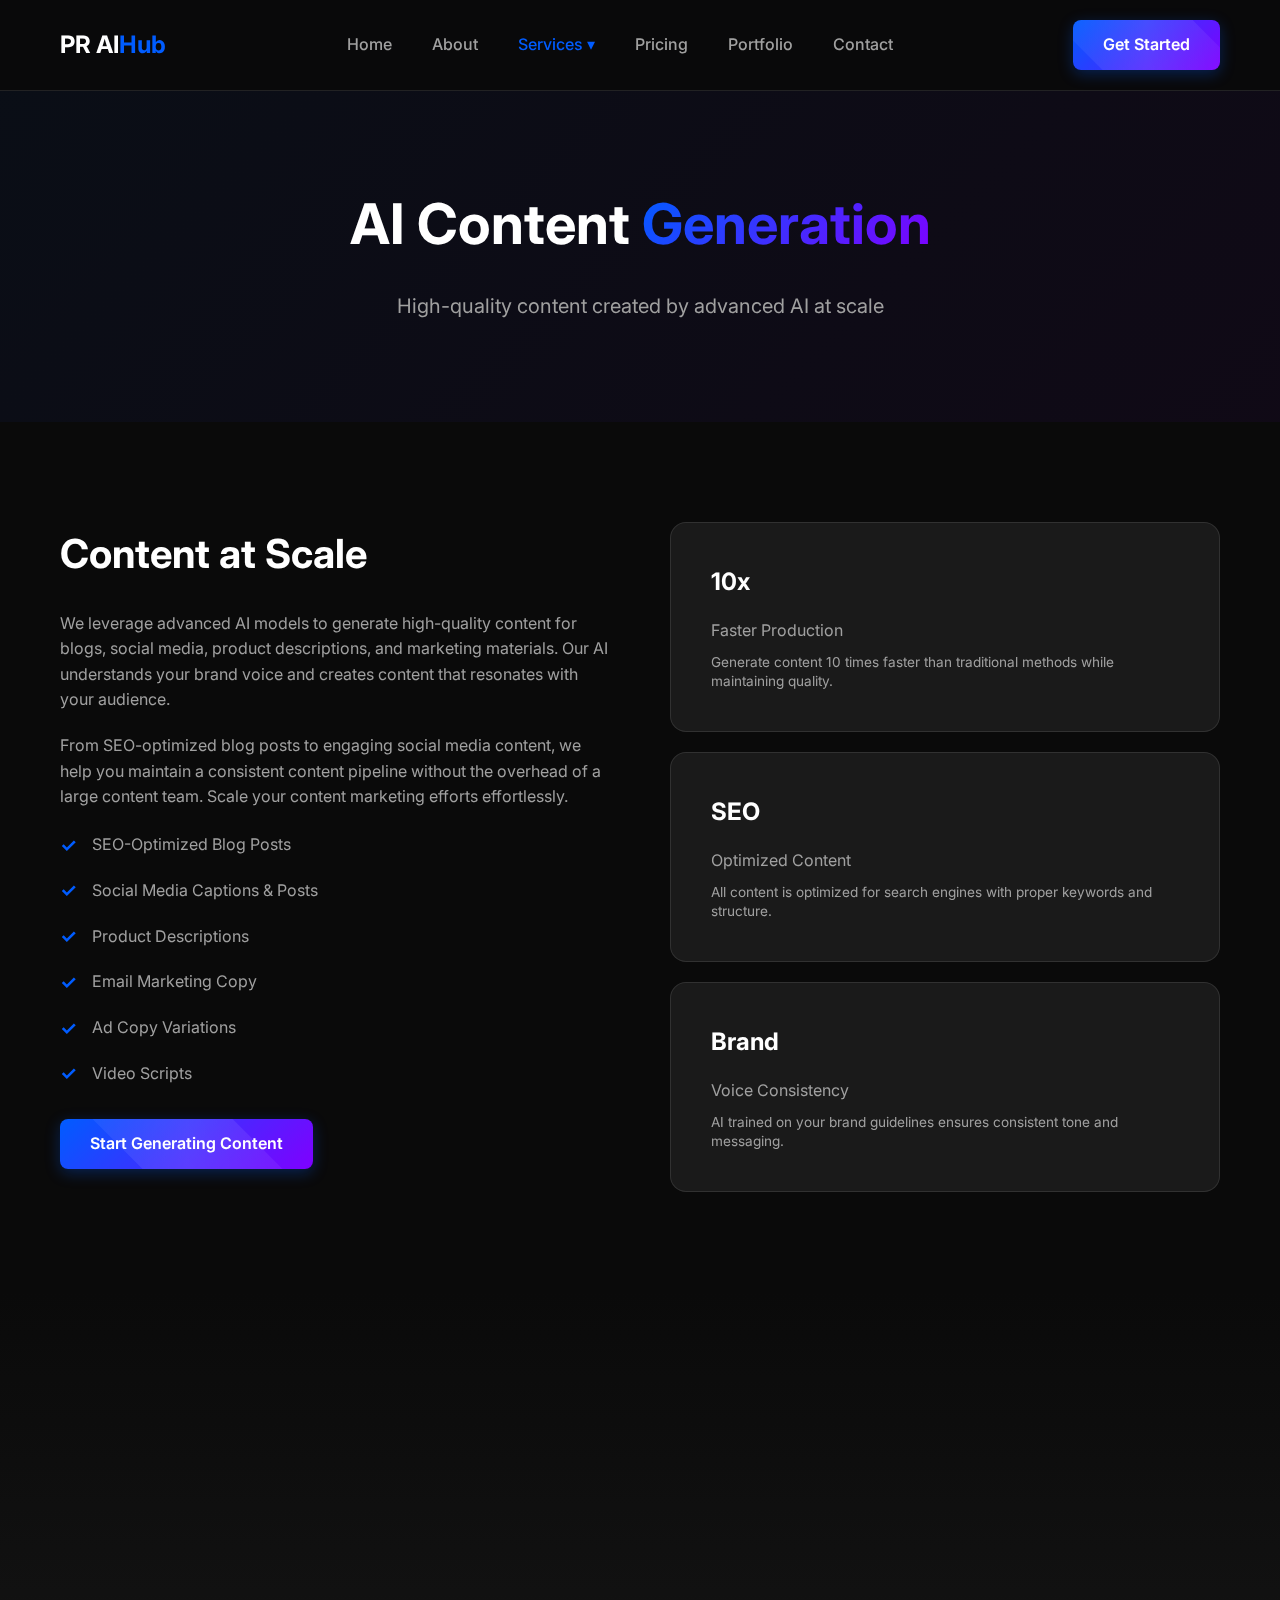
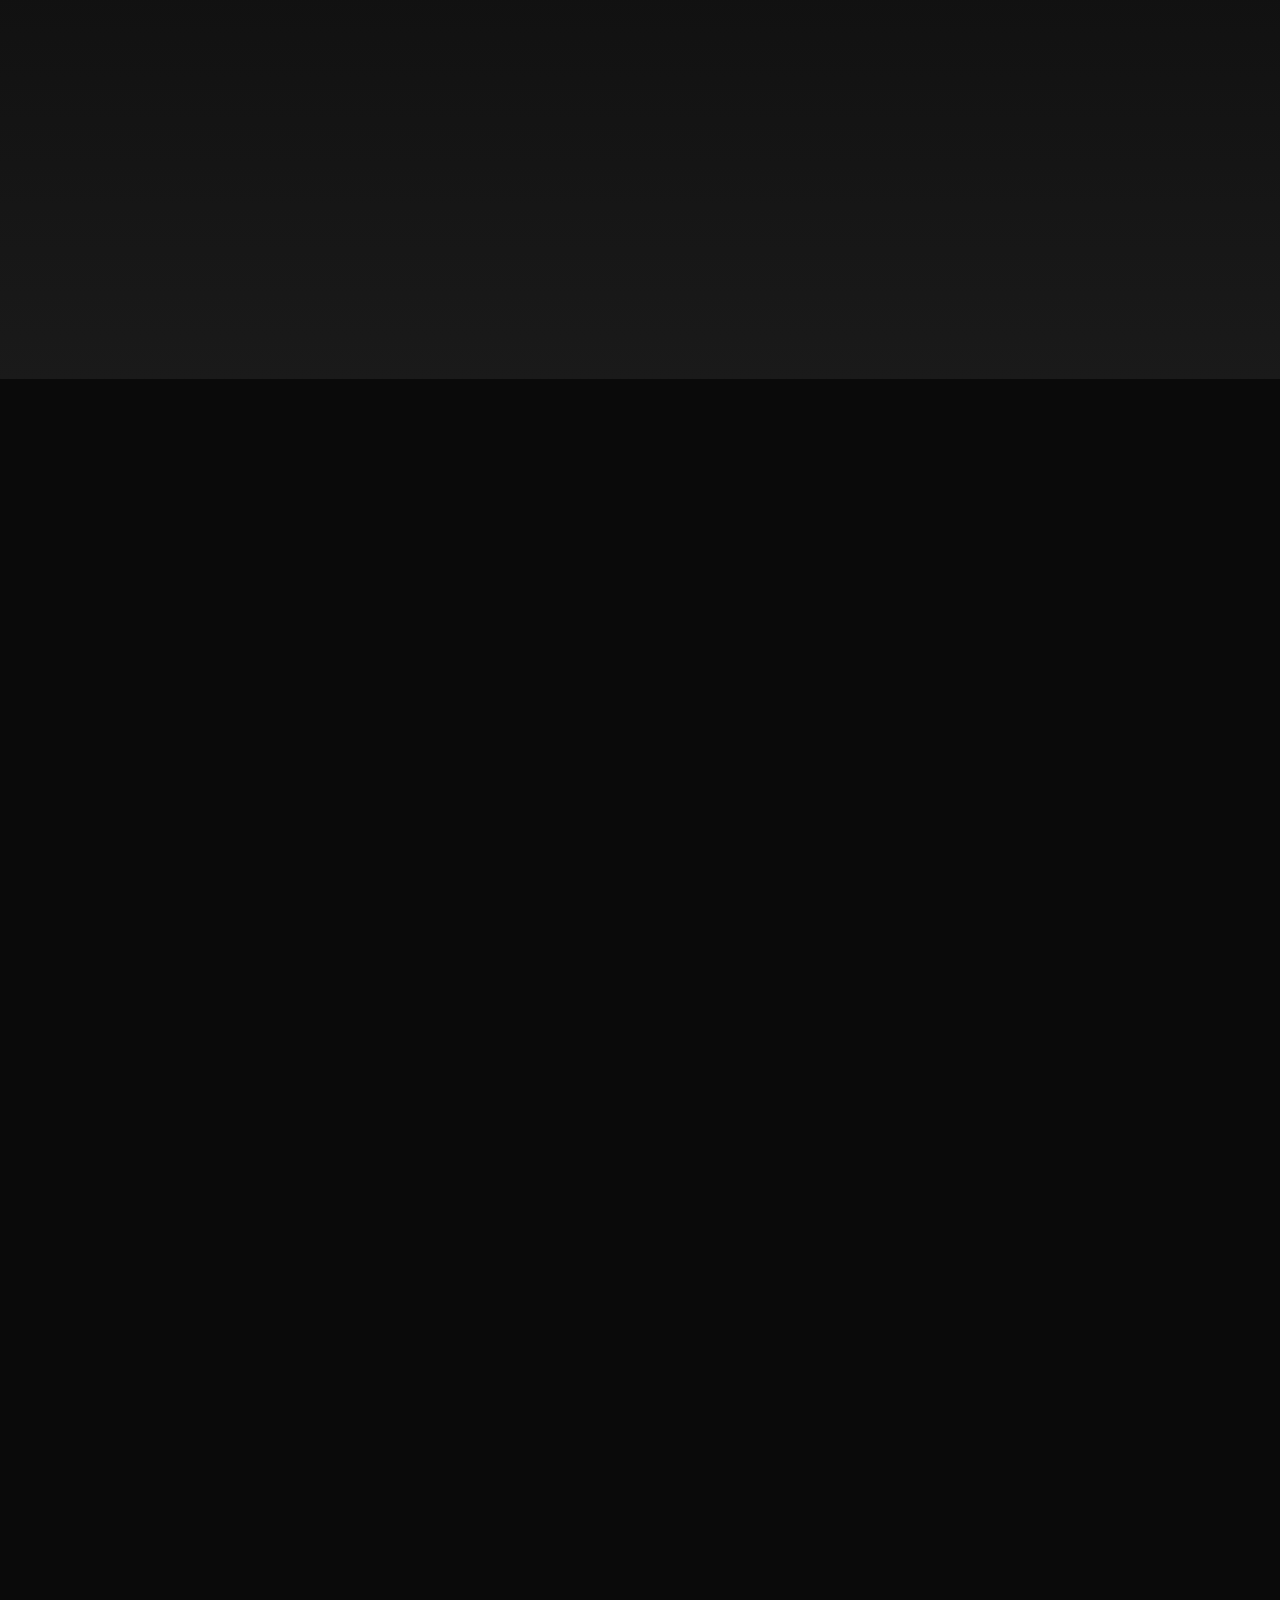
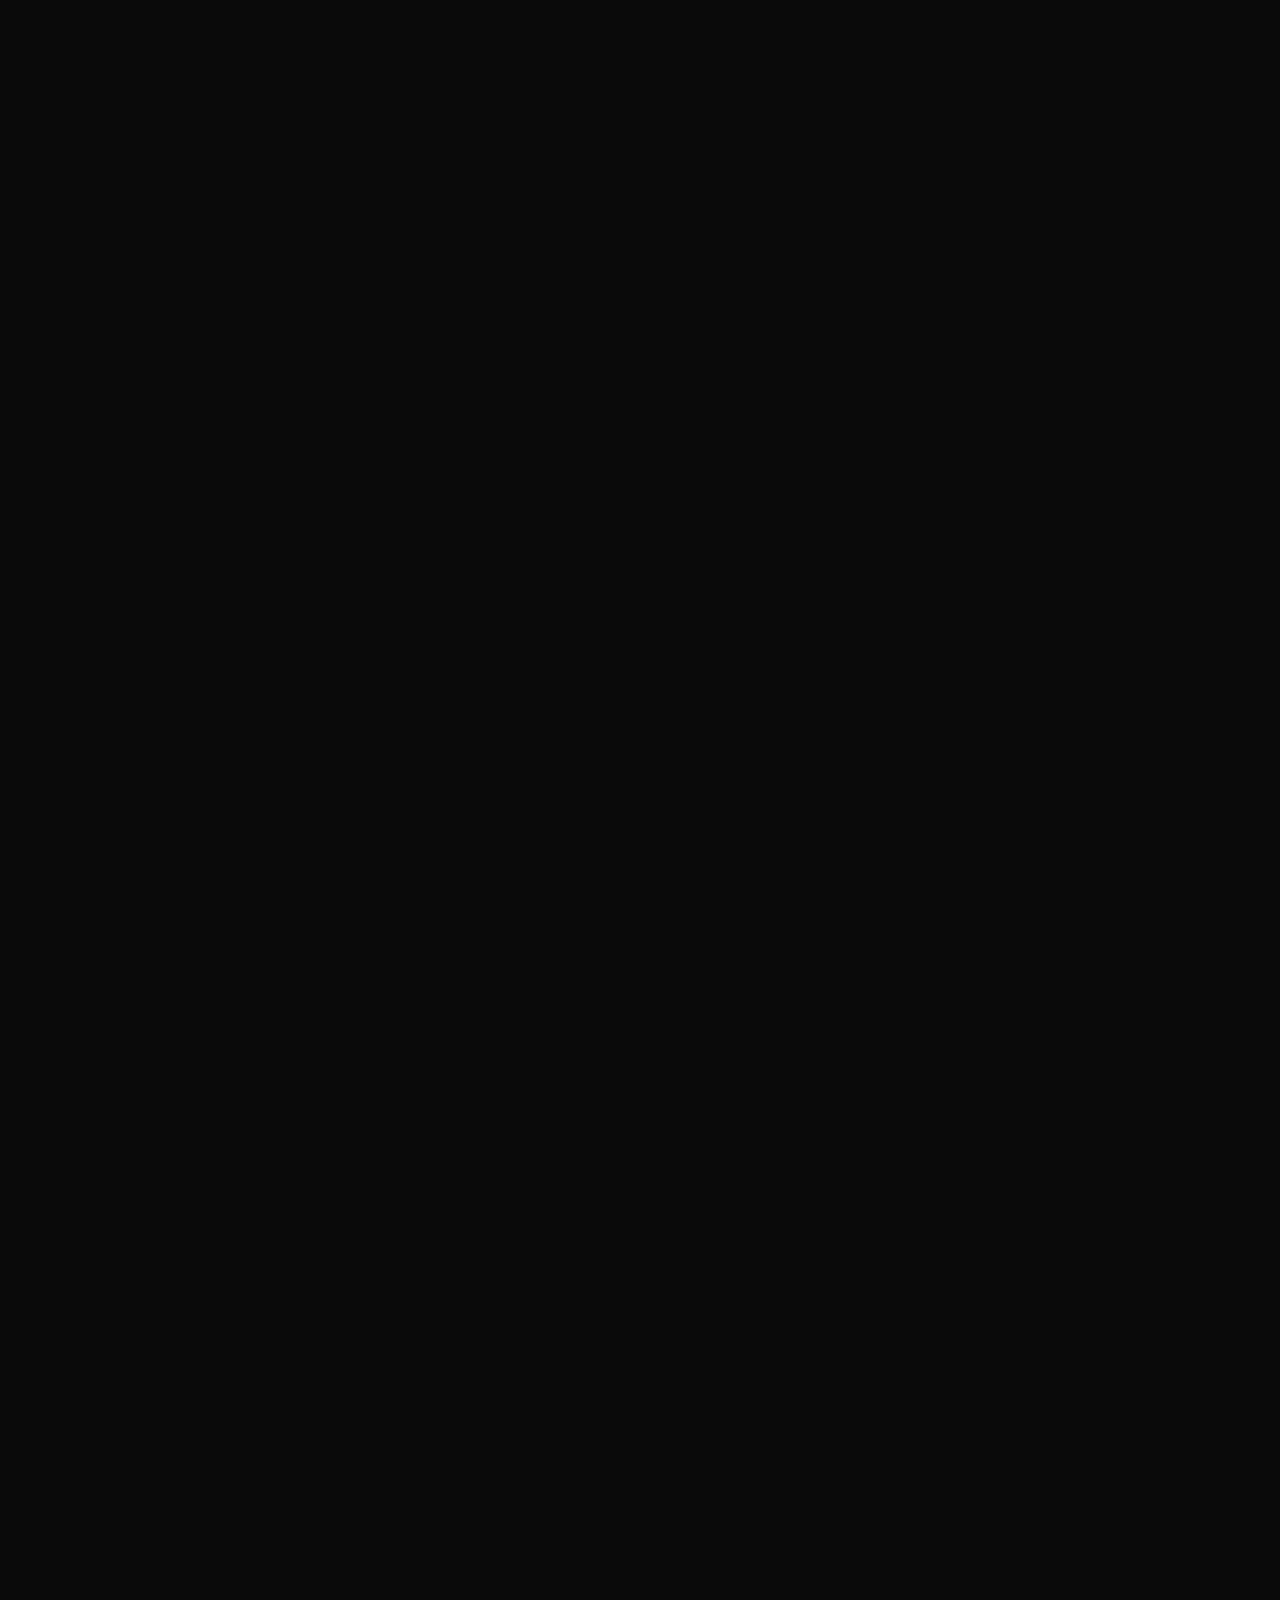
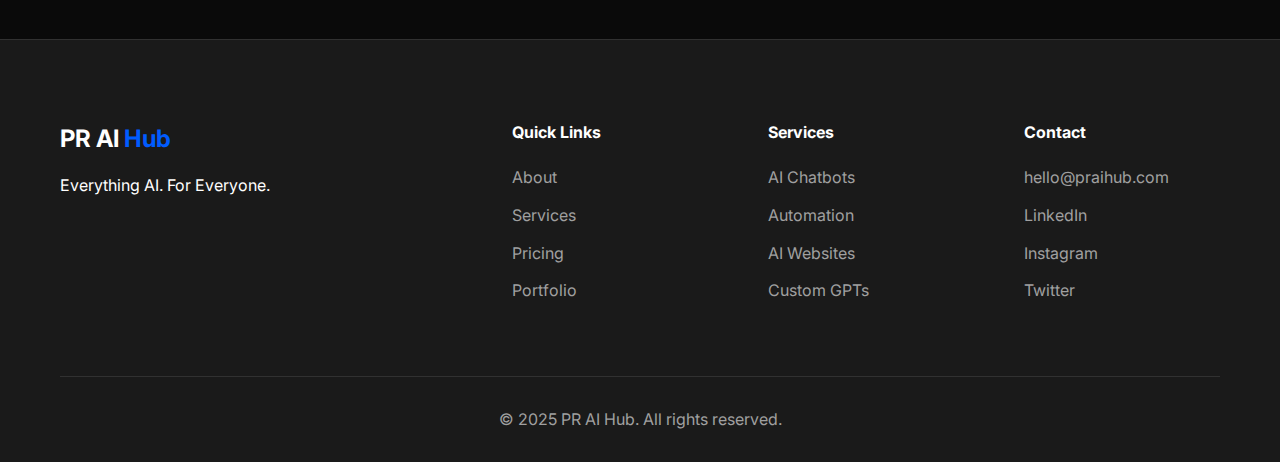
<file: service-content.html>
<!DOCTYPE html>
<html lang="en">

<head>
    <meta charset="UTF-8">
    <meta name="viewport" content="width=device-width, initial-scale=1.0">
    <title>AI Content Generation | PR AI Hub</title>
    <link rel="preconnect" href="https://fonts.googleapis.com">
    <link rel="preconnect" href="https://fonts.gstatic.com" crossorigin>
    <link href="https://fonts.googleapis.com/css2?family=Inter:wght@300;400;500;600;700;800&display=swap"
        rel="stylesheet">
    <link rel="stylesheet" href="css/style.css">
    <link rel="stylesheet" href="css/animations.css">
    <link rel="stylesheet" href="css/service-pages.css">
    <link href="https://unpkg.com/aos@2.3.1/dist/aos.css" rel="stylesheet">
</head>

<body>
    <header class="header">
        <div class="container">
            <nav class="navbar">
                <a href="index.html" class="logo"><span class="logo-text">PR AI</span><span
                        class="logo-highlight">Hub</span></a>
                <ul class="nav-menu">
                    <li><a href="index.html" class="nav-link">Home</a></li>
                    <li><a href="about.html" class="nav-link">About</a></li>
                    <li class="dropdown">
                        <a href="services.html" class="nav-link active">Services ▾</a>
                        <div class="dropdown-content">
                            <a href="service-chatbots.html" class="dropdown-item"><svg viewBox="0 0 24 24" fill="none"
                                    stroke="currentColor" stroke-width="2">
                                    <path
                                        d="M21 11.5a8.38 8.38 0 0 1-.9 3.8 8.5 8.5 0 0 1-7.6 4.7 8.38 8.38 0 0 1-3.8-.9L3 21l1.9-5.7a8.38 8.38 0 0 1-.9-3.8 8.5 8.5 0 0 1 4.7-7.6 8.38 8.38 0 0 1 3.8-.9h.5a8.48 8.48 0 0 1 8 8v.5z">
                                    </path>
                                </svg><span>AI Chatbots</span></a>
                            <a href="service-automation.html" class="dropdown-item"><svg viewBox="0 0 24 24" fill="none"
                                    stroke="currentColor" stroke-width="2">
                                    <polyline points="16 18 22 12 16 6"></polyline>
                                    <polyline points="8 6 2 12 8 18"></polyline>
                                </svg><span>Automation</span></a>
                            <a href="service-websites.html" class="dropdown-item"><svg viewBox="0 0 24 24" fill="none"
                                    stroke="currentColor" stroke-width="2">
                                    <rect x="3" y="3" width="18" height="18" rx="2" ry="2"></rect>
                                    <line x1="3" y1="9" x2="21" y2="9"></line>
                                    <line x1="9" y1="21" x2="9" y2="9"></line>
                                </svg><span>AI Websites</span></a>
                            <a href="service-3d.html" class="dropdown-item"><svg viewBox="0 0 24 24" fill="none"
                                    stroke="currentColor" stroke-width="2">
                                    <path
                                        d="M21 16V8a2 2 0 0 0-1-1.73l-7-4a2 2 0 0 0-2 0l-7 4A2 2 0 0 0 3 8v8a2 2 0 0 0 1 1.73l7 4a2 2 0 0 0 2 0l7-4A2 2 0 0 0 21 16z">
                                    </path>
                                    <polyline points="3.27 6.96 12 12.01 20.73 6.96"></polyline>
                                    <line x1="12" y1="22.08" x2="12" y2="12"></line>
                                </svg><span>3D Experiences</span></a>
                            <a href="service-gpt.html" class="dropdown-item"><svg viewBox="0 0 24 24" fill="none"
                                    stroke="currentColor" stroke-width="2">
                                    <path d="M12 2a10 10 0 1 0 10 10H12V2z"></path>
                                    <path d="M12 12L2.1 10.5"></path>
                                    <path d="M12 12V2a10 10 0 0 1 10 10"></path>
                                </svg><span>Custom GPTs</span></a>
                            <a href="service-dashboards.html" class="dropdown-item"><svg viewBox="0 0 24 24" fill="none"
                                    stroke="currentColor" stroke-width="2">
                                    <line x1="18" y1="20" x2="18" y2="10"></line>
                                    <line x1="12" y1="20" x2="12" y2="4"></line>
                                    <line x1="6" y1="20" x2="6" y2="14"></line>
                                </svg><span>Dashboards</span></a>
                            <a href="service-content.html" class="dropdown-item"><svg viewBox="0 0 24 24" fill="none"
                                    stroke="currentColor" stroke-width="2">
                                    <path d="M11 4H4a2 2 0 0 0-2 2v14a2 2 0 0 0 2 2h14a2 2 0 0 0 2-2v-7"></path>
                                    <path d="M18.5 2.5a2.121 2.121 0 0 1 3 3L12 15l-4 1 1-4 9.5-9.5z"></path>
                                </svg><span>Content Gen</span></a>
                            <a href="service-marketing.html" class="dropdown-item"><svg viewBox="0 0 24 24" fill="none"
                                    stroke="currentColor" stroke-width="2">
                                    <path d="M23 6l-9.5 9.5-5-5L1 18"></path>
                                    <path d="M17 6h6v6"></path>
                                </svg><span>Marketing</span></a>
                            <a href="service-security.html" class="dropdown-item"><svg viewBox="0 0 24 24" fill="none"
                                    stroke="currentColor" stroke-width="2">
                                    <rect x="3" y="11" width="18" height="11" rx="2" ry="2"></rect>
                                    <path d="M7 11V7a5 5 0 0 1 10 0v4"></path>
                                </svg><span>Security</span></a>
                        </div>
                    </li>
                    <li><a href="pricing.html" class="nav-link">Pricing</a></li>
                    <li><a href="portfolio.html" class="nav-link">Portfolio</a></li>
                    <li><a href="contact.html" class="nav-link">Contact</a></li>
                </ul>
                <a href="contact.html" class="btn btn-primary">Get Started</a>
                <button class="mobile-toggle"><span></span><span></span><span></span></button>
            </nav>
        </div>
    </header>

    <section class="page-hero">
        <div class="container">
            <h1 data-aos="fade-up">AI Content <span class="gradient-text">Generation</span></h1>
            <p data-aos="fade-up" data-aos-delay="100">High-quality content created by advanced AI at scale</p>
        </div>
    </section>

    <section class="about-content">
        <div class="container">
            <div class="about-grid">
                <div class="about-text" data-aos="fade-right">
                    <h2>Content at Scale</h2>
                    <p>We leverage advanced AI models to generate high-quality content for blogs, social media, product
                        descriptions, and marketing materials. Our AI understands your brand voice and creates content
                        that resonates with your audience.</p>
                    <p>From SEO-optimized blog posts to engaging social media content, we help you maintain a consistent
                        content pipeline without the overhead of a large content team. Scale your content marketing
                        efforts effortlessly.</p>
                    <ul class="why-list">
                        <li>SEO-Optimized Blog Posts</li>
                        <li>Social Media Captions & Posts</li>
                        <li>Product Descriptions</li>
                        <li>Email Marketing Copy</li>
                        <li>Ad Copy Variations</li>
                        <li>Video Scripts</li>
                    </ul>
                    <a href="contact.html" class="btn btn-primary">Start Generating Content</a>
                </div>
                <div class="about-stats" data-aos="fade-left">
                    <div class="service-card">
                        <h3>10x</h3>
                        <p>Faster Production</p>
                        <span
                            style="font-size: 0.85rem; color: var(--text-muted); display: block; margin-top: 8px; line-height: 1.4;">Generate
                            content 10 times faster than traditional methods while maintaining quality.</span>
                    </div>
                    <div class="service-card">
                        <h3>SEO</h3>
                        <p>Optimized Content</p>
                        <span
                            style="font-size: 0.85rem; color: var(--text-muted); display: block; margin-top: 8px; line-height: 1.4;">All
                            content is optimized for search engines with proper keywords and structure.</span>
                    </div>
                    <div class="service-card">
                        <h3>Brand</h3>
                        <p>Voice Consistency</p>
                        <span
                            style="font-size: 0.85rem; color: var(--text-muted); display: block; margin-top: 8px; line-height: 1.4;">AI
                            trained on your brand guidelines ensures consistent tone and messaging.</span>
                    </div>
                </div>
            </div>
        </div>
    </section>

    <section class="benefits-section">
        <div class="container">
            <h2 class="section-title text-center" data-aos="fade-up">Why Choose <span class="gradient-text">Us?</span>
            </h2>
            <div class="benefits-grid">
                <div class="benefit-item" data-aos="fade-up" data-aos-delay="100">
                    <div class="benefit-icon">
                        <svg width="48" height="48" viewBox="0 0 48 48" fill="none">
                            <circle cx="24" cy="24" r="24" fill="url(#grad-rocket)" />
                            <!-- Pen/writing icon -->
                            <path d="M14 34L18 30L28 20L24 16L14 26V34Z" fill="white" />
                            <rect x="14" y="32" width="8" height="2" fill="white" />
                            <path d="M24 16L28 20L32 16L28 12L24 16Z" fill="white" />
                            <defs>
                                <linearGradient id="grad-rocket" x1="0" y1="0" x2="48" y2="48">
                                    <stop stop-color="#005CFF" />
                                    <stop offset="1" stop-color="#7F00FF" />
                                </linearGradient>
                            </defs>
                        </svg>
                    </div>
                    <h3>Speed & Efficiency</h3>
                    <p>Produce weeks' worth of content in hours. Never miss a deadline or a posting schedule again.</p>
                </div>
                <div class="benefit-item" data-aos="fade-up" data-aos-delay="200">
                    <div class="benefit-icon">
                        <svg width="48" height="48" viewBox="0 0 48 48" fill="none">
                            <circle cx="24" cy="24" r="24" fill="url(#grad-quality)" />
                            <!-- Sparkles/quality icon -->
                            <path d="M24 10L26 16L32 18L26 20L24 26L22 20L16 18L22 16L24 10Z" fill="white" />
                            <path d="M32 26L33 28L35 29L33 30L32 32L31 30L29 29L31 28L32 26Z" fill="white" />
                            <path d="M16 28L17 30L19 31L17 32L16 34L15 32L13 31L15 30L16 28Z" fill="white" />
                            <defs>
                                <linearGradient id="grad-quality" x1="0" y1="0" x2="48" y2="48">
                                    <stop stop-color="#7F00FF" />
                                    <stop offset="1" stop-color="#00FFFF" />
                                </linearGradient>
                            </defs>
                        </svg>
                    </div>
                    <h3>High Quality</h3>
                    <p>Our advanced AI models produce coherent, engaging, and grammatically correct content that reads
                        naturally.</p>
                </div>
                <div class="benefit-item" data-aos="fade-up" data-aos-delay="300">
                    <div class="benefit-icon">
                        <svg width="48" height="48" viewBox="0 0 48 48" fill="none">
                            <circle cx="24" cy="24" r="24" fill="url(#grad-support)" />
                            <!-- Microphone/voice icon -->
                            <rect x="20" y="12" width="8" height="14" rx="4" fill="white" />
                            <path d="M14 22C14 26.4183 17.5817 30 22 30H26C30.4183 30 34 26.4183 34 22" stroke="white"
                                stroke-width="2" fill="none" stroke-linecap="round" />
                            <rect x="23" y="30" width="2" height="6" fill="white" />
                            <rect x="18" y="36" width="12" height="2" fill="white" />
                            <defs>
                                <linearGradient id="grad-support" x1="0" y1="0" x2="48" y2="48">
                                    <stop stop-color="#005CFF" />
                                    <stop offset="1" stop-color="#00FFFF" />
                                </linearGradient>
                            </defs>
                        </svg>
                    </div>
                    <h3>Consistent Voice</h3>
                    <p>We train the AI on your brand guidelines to ensure every piece of content sounds exactly like
                        your brand.</p>
                </div>
                <div class="benefit-item" data-aos="fade-up" data-aos-delay="400">
                    <div class="benefit-icon">
                        <svg width="48" height="48" viewBox="0 0 48 48" fill="none">
                            <circle cx="24" cy="24" r="24" fill="url(#grad-scalable)" />
                            <!-- Layers/scalability icon -->
                            <path d="M24 14L12 20L24 26L36 20L24 14Z" fill="white" />
                            <path d="M12 24L24 30L36 24" stroke="white" stroke-width="2" fill="none"
                                stroke-linecap="round" stroke-linejoin="round" />
                            <path d="M12 28L24 34L36 28" stroke="white" stroke-width="2" fill="none"
                                stroke-linecap="round" stroke-linejoin="round" />
                            <defs>
                                <linearGradient id="grad-scalable" x1="0" y1="0" x2="48" y2="48">
                                    <stop stop-color="#00FFFF" />
                                    <stop offset="1" stop-color="#005CFF" />
                                </linearGradient>
                            </defs>
                        </svg>
                    </div>
                    <h3>Scalability</h3>
                    <p>Need 100 articles? No problem. AI can scale content production instantly to meet any demand.</p>
                </div>
                <div class="benefit-item" data-aos="fade-up" data-aos-delay="500">
                    <div class="benefit-icon">
                        <svg width="48" height="48" viewBox="0 0 48 48" fill="none">
                            <circle cx="24" cy="24" r="24" fill="url(#grad-secure)" />
                            <!-- Document with checkmark -->
                            <rect x="14" y="10" width="20" height="26" rx="2" fill="white" />
                            <path d="M19 22L22 25L29 18" stroke="url(#grad-secure)" stroke-width="2.5"
                                stroke-linecap="round" stroke-linejoin="round" />
                            <defs>
                                <linearGradient id="grad-secure" x1="0" y1="0" x2="48" y2="48">
                                    <stop stop-color="#7F00FF" />
                                    <stop offset="1" stop-color="#005CFF" />
                                </linearGradient>
                            </defs>
                        </svg>
                    </div>
                    <h3>Plagiarism Free</h3>
                    <p>All content is generated from scratch and checked for uniqueness. 100% original content
                        guaranteed.</p>
                </div>
                <div class="benefit-item" data-aos="fade-up" data-aos-delay="600">
                    <div class="benefit-icon">
                        <svg width="48" height="48" viewBox="0 0 48 48" fill="none">
                            <circle cx="24" cy="24" r="24" fill="url(#grad-roi)" />
                            <path d="M12 32L18 26L24 30L36 18" stroke="white" stroke-width="3" fill="none"
                                stroke-linecap="round" />
                            <circle cx="12" cy="32" r="3" fill="white" />
                            <circle cx="18" cy="26" r="3" fill="white" />
                            <circle cx="24" cy="30" r="3" fill="white" />
                            <circle cx="36" cy="18" r="3" fill="white" />
                            <defs>
                                <linearGradient id="grad-roi" x1="0" y1="0" x2="48" y2="48">
                                    <stop stop-color="#00FFFF" />
                                    <stop offset="1" stop-color="#7F00FF" />
                                </linearGradient>
                            </defs>
                        </svg>
                    </div>
                    <h3>Cost Effective</h3>
                    <p>Significantly reduce content creation costs compared to hiring a full team of writers or
                        agencies.</p>
                </div>
            </div>
        </div>
    </section>

    <section class="features-section">
        <div class="container">
            <h2 class="section-title text-center" data-aos="fade-up">Key <span class="gradient-text">Features</span>
            </h2>
            <div class="features-grid">
                <div class="feature-box" data-aos="fade-up" data-aos-delay="100">
                    <h3>Multi-Format Generation</h3>
                    <p>Generate blog posts, social media captions, emails, ad copy, and more from a single platform.</p>
                </div>
                <div class="feature-box" data-aos="fade-up" data-aos-delay="200">
                    <h3>SEO Optimization</h3>
                    <p>Built-in SEO tools ensure your content is optimized for keywords, readability, and search engine
                        ranking.</p>
                </div>
                <div class="feature-box" data-aos="fade-up" data-aos-delay="300">
                    <h3>Tone Adjustment</h3>
                    <p>Easily adjust the tone of voice (professional, friendly, witty, urgent) to match your specific
                        needs.</p>
                </div>
                <div class="feature-box" data-aos="fade-up" data-aos-delay="400">
                    <h3>Bulk Generation</h3>
                    <p>Generate hundreds of product descriptions or social posts in one go with our bulk processing
                        feature.</p>
                </div>
                <div class="feature-box" data-aos="fade-up" data-aos-delay="500">
                    <h3>Language Translation</h3>
                    <p>Instantly translate and localize content into 50+ languages to reach a global audience.</p>
                </div>
                <div class="feature-box" data-aos="fade-up" data-aos-delay="600">
                    <h3>Image Generation</h3>
                    <p>Automatically generate relevant, high-quality images to accompany your text content.</p>
                </div>
            </div>
        </div>
    </section>

    <section class="process-section">
        <div class="container">
            <h2 class="section-title text-center" data-aos="fade-up">How It <span class="gradient-text">Works</span>
            </h2>
            <div class="process-steps">
                <div class="process-step" data-aos="fade-up" data-aos-delay="100">
                    <div class="step-number">1</div>
                    <h3>Input</h3>
                    <p>Provide a topic, keywords, or a brief description of what you want to create.</p>
                </div>
                <div class="process-step" data-aos="fade-up" data-aos-delay="200">
                    <div class="step-number">2</div>
                    <h3>Configure</h3>
                    <p>Select the format, tone, length, and any specific requirements for the content.</p>
                </div>
                <div class="process-step" data-aos="fade-up" data-aos-delay="300">
                    <div class="step-number">3</div>
                    <h3>Generate</h3>
                    <p>Our AI analyzes your request and generates high-quality content in seconds.</p>
                </div>
                <div class="process-step" data-aos="fade-up" data-aos-delay="400">
                    <div class="step-number">4</div>
                    <h3>Refine & Publish</h3>
                    <p>Review, make any final tweaks, and publish directly to your CMS or social channels.</p>
                </div>
            </div>
        </div>
    </section>

    <section class="use-cases-section">
        <div class="container">
            <h2 class="section-title text-center" data-aos="fade-up">Use <span class="gradient-text">Cases</span></h2>
            <div class="use-cases-grid">
                <div class="use-case-card" data-aos="fade-up" data-aos-delay="100">
                    <h3>Blog Writing</h3>
                    <p>Keep your blog active with regular, high-quality articles that drive traffic and improve SEO.</p>
                </div>
                <div class="use-case-card" data-aos="fade-up" data-aos-delay="200">
                    <h3>E-commerce</h3>
                    <p>Generate unique, persuasive product descriptions for thousands of SKUs in minutes.</p>
                </div>
                <div class="use-case-card" data-aos="fade-up" data-aos-delay="300">
                    <h3>Social Media</h3>
                    <p>Create a month's worth of engaging social media posts for Instagram, LinkedIn, and Twitter.</p>
                </div>
                <div class="use-case-card" data-aos="fade-up" data-aos-delay="400">
                    <h3>Email Marketing</h3>
                    <p>Write compelling subject lines and email body copy that increases open rates and conversions.</p>
                </div>
                <div class="use-case-card" data-aos="fade-up" data-aos-delay="500">
                    <h3>Ad Copy</h3>
                    <p>Generate multiple variations of ad copy for Facebook and Google Ads to test what performs best.
                    </p>
                </div>
                <div class="use-case-card" data-aos="fade-up" data-aos-delay="600">
                    <h3>Video Scripts</h3>
                    <p>Create scripts for YouTube videos, TikToks, and explainer videos that engage viewers.</p>
                </div>
            </div>
        </div>
    </section>

    <section class="faq-section">
        <div class="container">
            <h2 class="section-title text-center" data-aos="fade-up">Frequently Asked <span
                    class="gradient-text">Questions</span></h2>
            <div class="faq-grid">
                <div class="faq-item" data-aos="fade-up">
                    <h3>Is the content unique?</h3>
                    <p>Yes, 100%. Our AI generates content from scratch every time. We also run it through plagiarism
                        checkers to ensure originality.</p>
                </div>
                <div class="faq-item" data-aos="fade-up">
                    <h3>Can I edit the content?</h3>
                    <p>Absolutely. You have full control to edit, refine, and tweak the generated content before
                        publishing.</p>
                </div>
                <div class="faq-item" data-aos="fade-up">
                    <h3>Does it sound robotic?</h3>
                    <p>Not at all. Our advanced models are trained to write in a natural, human-like style. You can also
                        adjust the tone to match your brand.</p>
                </div>
                <div class="faq-item" data-aos="fade-up">
                    <h3>How does it help with SEO?</h3>
                    <p>The AI suggests relevant keywords, optimizes headings, and structures content for readability,
                        all of which are key factors for SEO ranking.</p>
                </div>
                <div class="faq-item" data-aos="fade-up">
                    <h3>Can it write in different languages?</h3>
                    <p>Yes, we support over 50 languages, allowing you to create content for global audiences easily.
                    </p>
                </div>
                <div class="faq-item" data-aos="fade-up">
                    <h3>Who owns the content?</h3>
                    <p>You do. You have full ownership and copyright of all content generated by our platform.</p>
                </div>
            </div>
        </div>
    </section>

    <footer class="footer">
        <div class="container">
            <div class="footer-content">
                <div class="footer-col">
                    <h3 class="footer-logo">PR AI <span>Hub</span></h3>
                    <p>Everything AI. For Everyone.</p>
                </div>
                <div class="footer-col">
                    <h4>Quick Links</h4>
                    <ul>
                        <li><a href="about.html">About</a></li>
                        <li><a href="services.html">Services</a></li>
                        <li><a href="pricing.html">Pricing</a></li>
                        <li><a href="portfolio.html">Portfolio</a></li>
                    </ul>
                </div>
                <div class="footer-col">
                    <h4>Services</h4>
                    <ul>
                        <li><a href="services.html">AI Chatbots</a></li>
                        <li><a href="services.html">Automation</a></li>
                        <li><a href="services.html">AI Websites</a></li>
                        <li><a href="services.html">Custom GPTs</a></li>
                    </ul>
                </div>
                <div class="footer-col">
                    <h4>Contact</h4>
                    <ul>
                        <li><a href="mailto:hello@praihub.com">hello@praihub.com</a></li>
                        <li><a href="#">LinkedIn</a></li>
                        <li><a href="#">Instagram</a></li>
                        <li><a href="#">Twitter</a></li>
                    </ul>
                </div>
            </div>
            <div class="footer-bottom">
                <p>&copy; 2025 PR AI Hub. All rights reserved.</p>
            </div>
        </div>
    </footer>

    <script src="https://unpkg.com/aos@2.3.1/dist/aos.js"></script>
    <script src="js/main.js"></script>
</body>

</html>
</file>
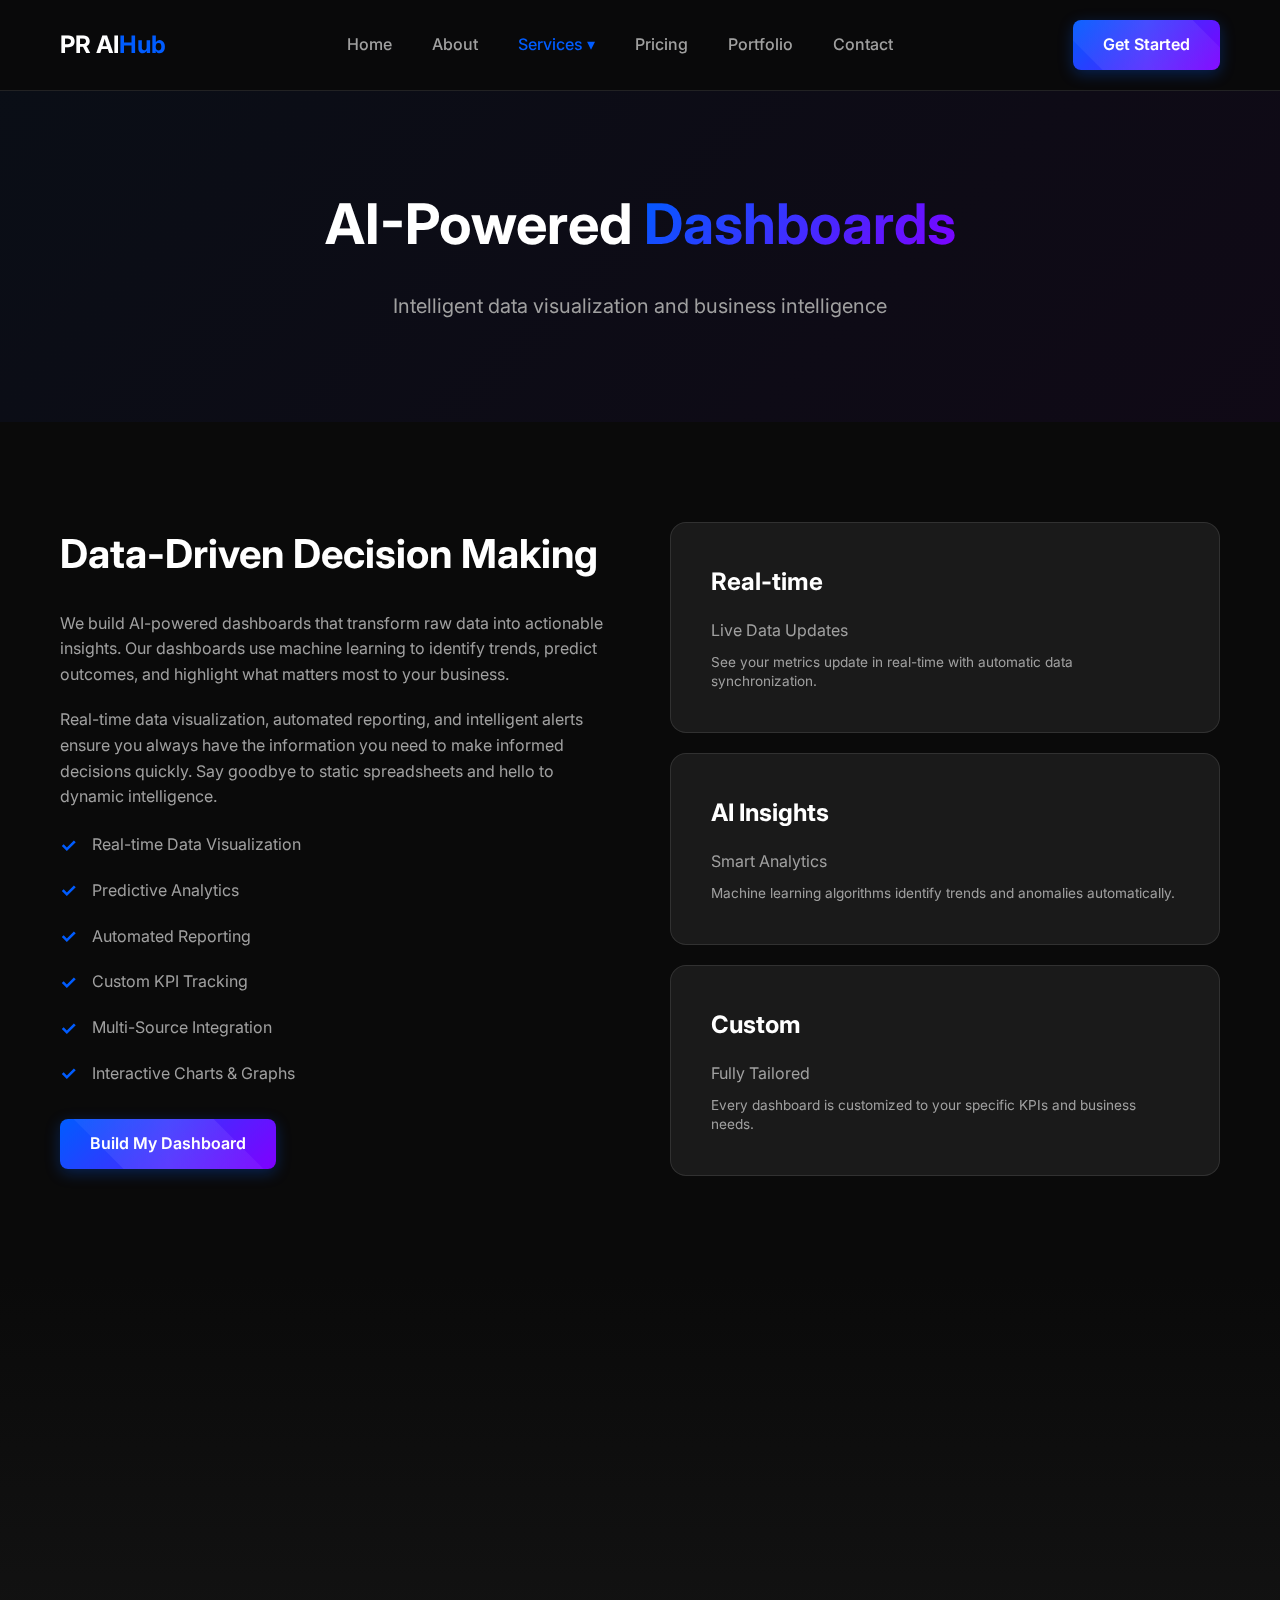
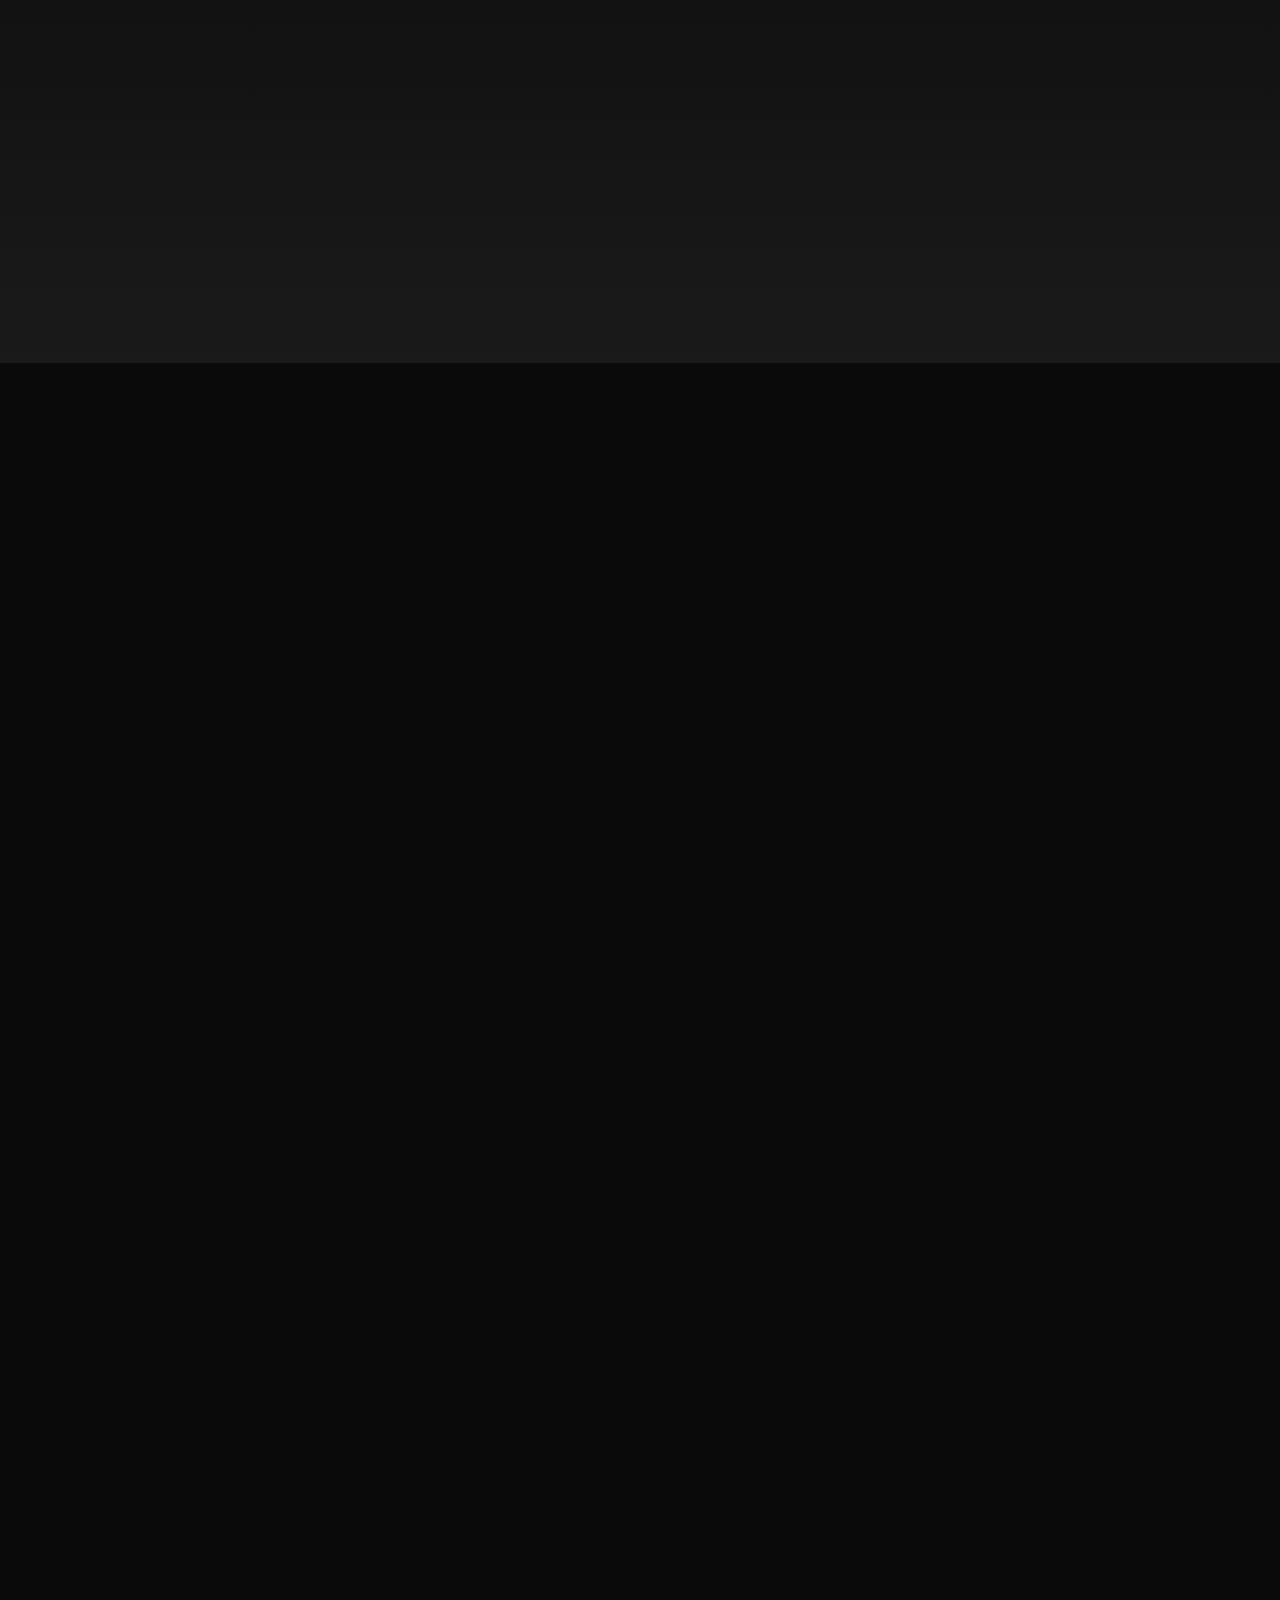
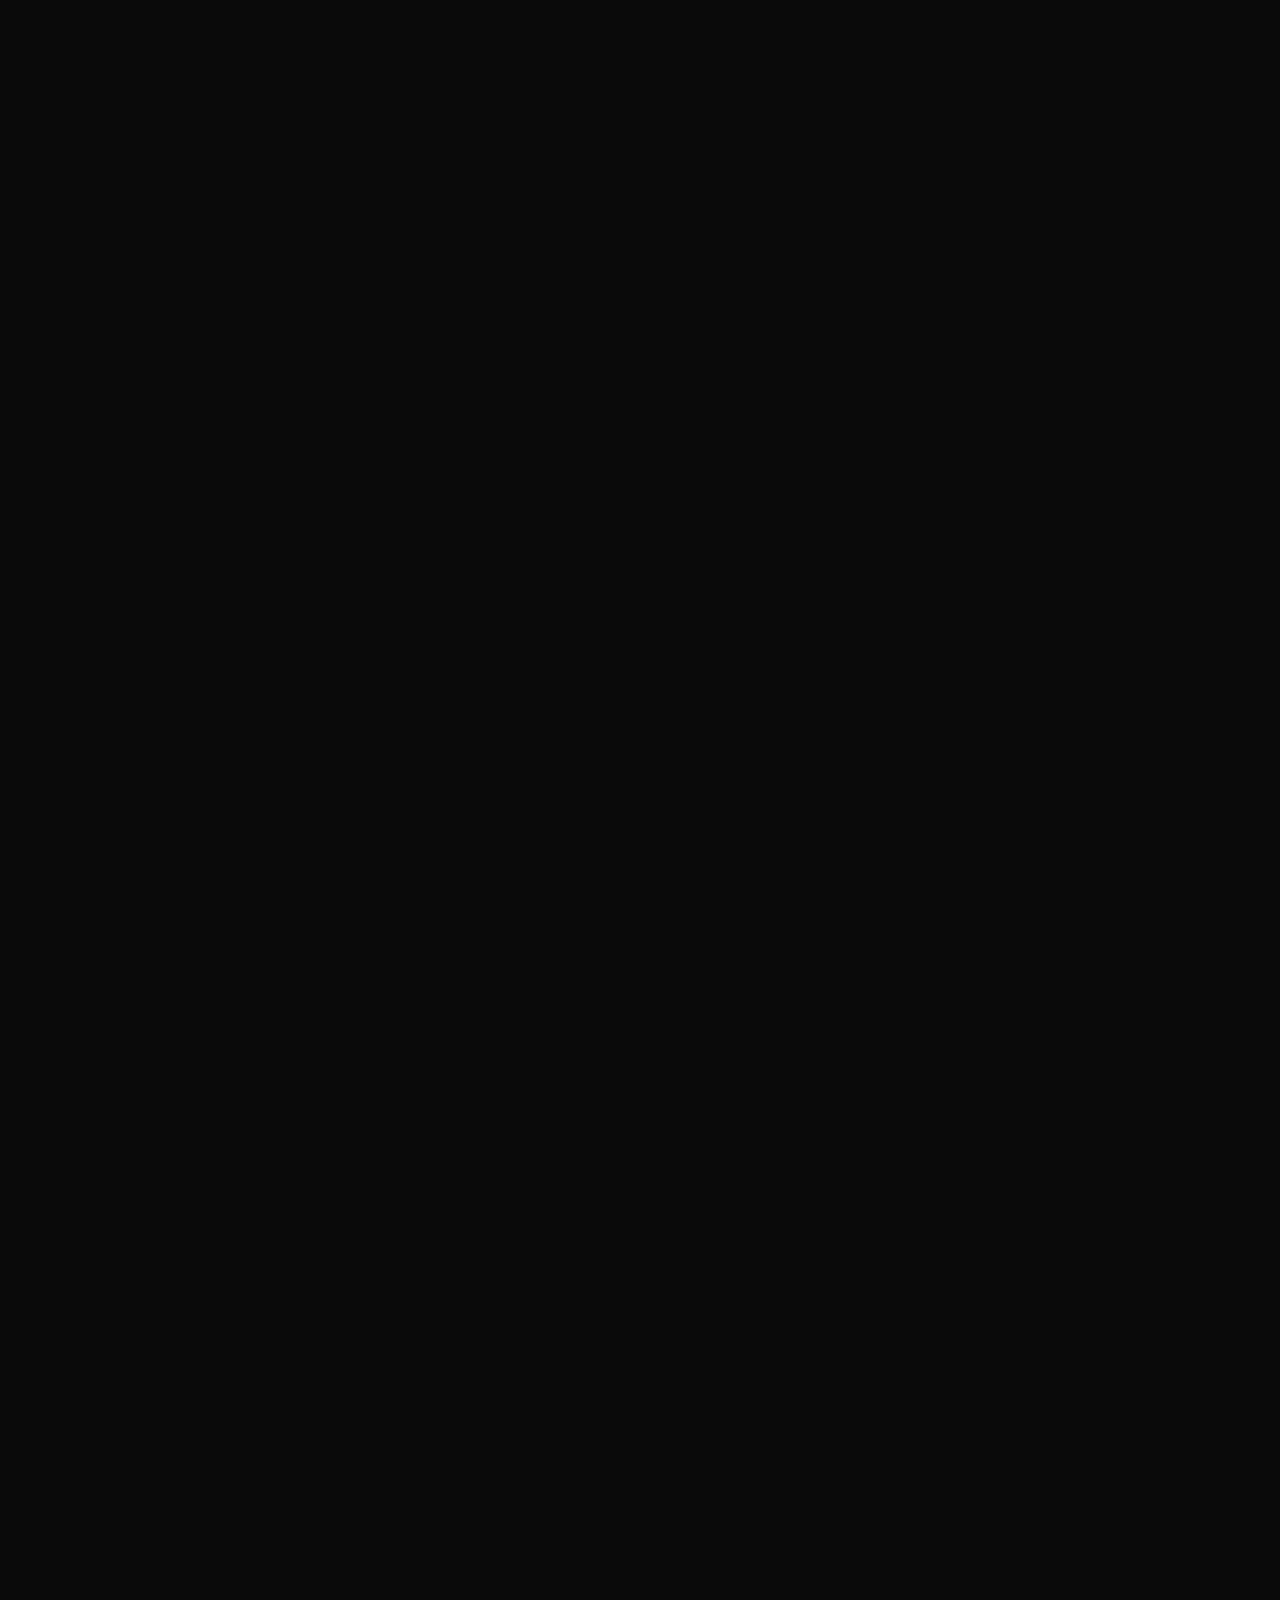
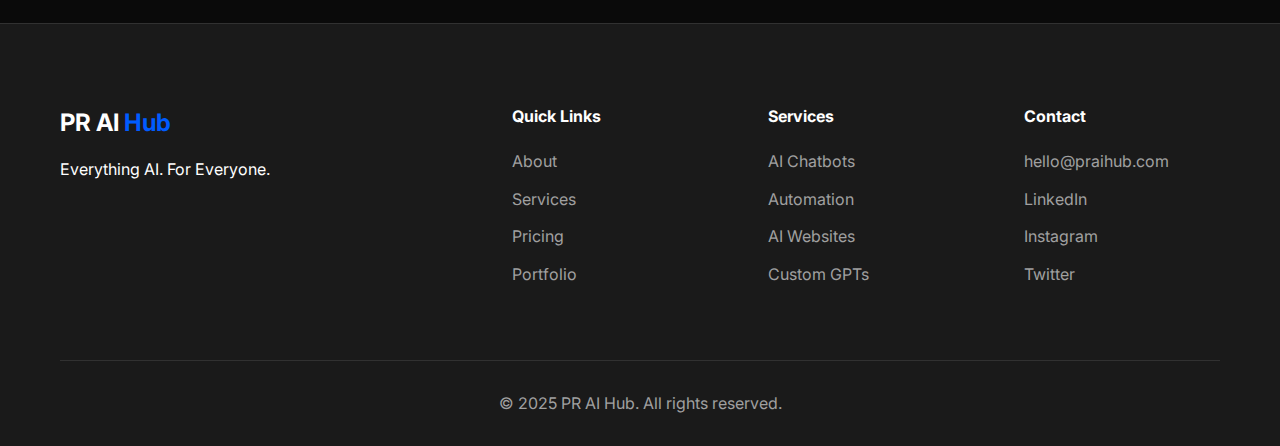
<file: service-dashboards.html>
<!DOCTYPE html>
<html lang="en">

<head>
    <meta charset="UTF-8">
    <meta name="viewport" content="width=device-width, initial-scale=1.0">
    <title>AI Dashboards | PR AI Hub</title>
    <link rel="preconnect" href="https://fonts.googleapis.com">
    <link rel="preconnect" href="https://fonts.gstatic.com" crossorigin>
    <link href="https://fonts.googleapis.com/css2?family=Inter:wght@300;400;500;600;700;800&display=swap"
        rel="stylesheet">
    <link rel="stylesheet" href="css/style.css">
    <link rel="stylesheet" href="css/animations.css">
    <link rel="stylesheet" href="css/service-pages.css">
    <link href="https://unpkg.com/aos@2.3.1/dist/aos.css" rel="stylesheet">
</head>

<body>
    <header class="header">
        <div class="container">
            <nav class="navbar">
                <a href="index.html" class="logo"><span class="logo-text">PR AI</span><span
                        class="logo-highlight">Hub</span></a>
                <ul class="nav-menu">
                    <li><a href="index.html" class="nav-link">Home</a></li>
                    <li><a href="about.html" class="nav-link">About</a></li>
                    <li class="dropdown">
                        <a href="services.html" class="nav-link active">Services ▾</a>
                        <div class="dropdown-content">
                            <a href="service-chatbots.html" class="dropdown-item"><svg viewBox="0 0 24 24" fill="none"
                                    stroke="currentColor" stroke-width="2">
                                    <path
                                        d="M21 11.5a8.38 8.38 0 0 1-.9 3.8 8.5 8.5 0 0 1-7.6 4.7 8.38 8.38 0 0 1-3.8-.9L3 21l1.9-5.7a8.38 8.38 0 0 1-.9-3.8 8.5 8.5 0 0 1 4.7-7.6 8.38 8.38 0 0 1 3.8-.9h.5a8.48 8.48 0 0 1 8 8v.5z">
                                    </path>
                                </svg><span>AI Chatbots</span></a>
                            <a href="service-automation.html" class="dropdown-item"><svg viewBox="0 0 24 24" fill="none"
                                    stroke="currentColor" stroke-width="2">
                                    <polyline points="16 18 22 12 16 6"></polyline>
                                    <polyline points="8 6 2 12 8 18"></polyline>
                                </svg><span>Automation</span></a>
                            <a href="service-websites.html" class="dropdown-item"><svg viewBox="0 0 24 24" fill="none"
                                    stroke="currentColor" stroke-width="2">
                                    <rect x="3" y="3" width="18" height="18" rx="2" ry="2"></rect>
                                    <line x1="3" y1="9" x2="21" y2="9"></line>
                                    <line x1="9" y1="21" x2="9" y2="9"></line>
                                </svg><span>AI Websites</span></a>
                            <a href="service-3d.html" class="dropdown-item"><svg viewBox="0 0 24 24" fill="none"
                                    stroke="currentColor" stroke-width="2">
                                    <path
                                        d="M21 16V8a2 2 0 0 0-1-1.73l-7-4a2 2 0 0 0-2 0l-7 4A2 2 0 0 0 3 8v8a2 2 0 0 0 1 1.73l7 4a2 2 0 0 0 2 0l7-4A2 2 0 0 0 21 16z">
                                    </path>
                                    <polyline points="3.27 6.96 12 12.01 20.73 6.96"></polyline>
                                    <line x1="12" y1="22.08" x2="12" y2="12"></line>
                                </svg><span>3D Experiences</span></a>
                            <a href="service-gpt.html" class="dropdown-item"><svg viewBox="0 0 24 24" fill="none"
                                    stroke="currentColor" stroke-width="2">
                                    <path d="M12 2a10 10 0 1 0 10 10H12V2z"></path>
                                    <path d="M12 12L2.1 10.5"></path>
                                    <path d="M12 12V2a10 10 0 0 1 10 10"></path>
                                </svg><span>Custom GPTs</span></a>
                            <a href="service-dashboards.html" class="dropdown-item"><svg viewBox="0 0 24 24" fill="none"
                                    stroke="currentColor" stroke-width="2">
                                    <line x1="18" y1="20" x2="18" y2="10"></line>
                                    <line x1="12" y1="20" x2="12" y2="4"></line>
                                    <line x1="6" y1="20" x2="6" y2="14"></line>
                                </svg><span>Dashboards</span></a>
                            <a href="service-content.html" class="dropdown-item"><svg viewBox="0 0 24 24" fill="none"
                                    stroke="currentColor" stroke-width="2">
                                    <path d="M11 4H4a2 2 0 0 0-2 2v14a2 2 0 0 0 2 2h14a2 2 0 0 0 2-2v-7"></path>
                                    <path d="M18.5 2.5a2.121 2.121 0 0 1 3 3L12 15l-4 1 1-4 9.5-9.5z"></path>
                                </svg><span>Content Gen</span></a>
                            <a href="service-marketing.html" class="dropdown-item"><svg viewBox="0 0 24 24" fill="none"
                                    stroke="currentColor" stroke-width="2">
                                    <path d="M23 6l-9.5 9.5-5-5L1 18"></path>
                                    <path d="M17 6h6v6"></path>
                                </svg><span>Marketing</span></a>
                            <a href="service-security.html" class="dropdown-item"><svg viewBox="0 0 24 24" fill="none"
                                    stroke="currentColor" stroke-width="2">
                                    <rect x="3" y="11" width="18" height="11" rx="2" ry="2"></rect>
                                    <path d="M7 11V7a5 5 0 0 1 10 0v4"></path>
                                </svg><span>Security</span></a>
                        </div>
                    </li>
                    <li><a href="pricing.html" class="nav-link">Pricing</a></li>
                    <li><a href="portfolio.html" class="nav-link">Portfolio</a></li>
                    <li><a href="contact.html" class="nav-link">Contact</a></li>
                </ul>
                <a href="contact.html" class="btn btn-primary">Get Started</a>
                <button class="mobile-toggle"><span></span><span></span><span></span></button>
            </nav>
        </div>
    </header>

    <section class="page-hero">
        <div class="container">
            <h1 data-aos="fade-up">AI-Powered <span class="gradient-text">Dashboards</span></h1>
            <p data-aos="fade-up" data-aos-delay="100">Intelligent data visualization and business intelligence</p>
        </div>
    </section>

    <section class="about-content">
        <div class="container">
            <div class="about-grid">
                <div class="about-text" data-aos="fade-right">
                    <h2>Data-Driven Decision Making</h2>
                    <p>We build AI-powered dashboards that transform raw data into actionable insights. Our dashboards
                        use machine learning to identify trends, predict outcomes, and highlight what matters most to
                        your business.</p>
                    <p>Real-time data visualization, automated reporting, and intelligent alerts ensure you always have
                        the information you need to make informed decisions quickly. Say goodbye to static spreadsheets
                        and hello to dynamic intelligence.</p>
                    <ul class="why-list">
                        <li>Real-time Data Visualization</li>
                        <li>Predictive Analytics</li>
                        <li>Automated Reporting</li>
                        <li>Custom KPI Tracking</li>
                        <li>Multi-Source Integration</li>
                        <li>Interactive Charts & Graphs</li>
                    </ul>
                    <a href="contact.html" class="btn btn-primary">Build My Dashboard</a>
                </div>
                <div class="about-stats" data-aos="fade-left">
                    <div class="service-card">
                        <h3>Real-time</h3>
                        <p>Live Data Updates</p>
                        <span
                            style="font-size: 0.85rem; color: var(--text-muted); display: block; margin-top: 8px; line-height: 1.4;">See
                            your metrics update in real-time with automatic data synchronization.</span>
                    </div>
                    <div class="service-card">
                        <h3>AI Insights</h3>
                        <p>Smart Analytics</p>
                        <span
                            style="font-size: 0.85rem; color: var(--text-muted); display: block; margin-top: 8px; line-height: 1.4;">Machine
                            learning algorithms identify trends and anomalies automatically.</span>
                    </div>
                    <div class="service-card">
                        <h3>Custom</h3>
                        <p>Fully Tailored</p>
                        <span
                            style="font-size: 0.85rem; color: var(--text-muted); display: block; margin-top: 8px; line-height: 1.4;">Every
                            dashboard is customized to your specific KPIs and business needs.</span>
                    </div>
                </div>
            </div>
        </div>
    </section>

    <section class="benefits-section">
        <div class="container">
            <h2 class="section-title text-center" data-aos="fade-up">Why Choose <span class="gradient-text">Us?</span>
            </h2>
            <div class="benefits-grid">
                <div class="benefit-item" data-aos="fade-up" data-aos-delay="100">
                    <div class="benefit-icon">
                        <svg width="48" height="48" viewBox="0 0 48 48" fill="none">
                            <circle cx="24" cy="24" r="24" fill="url(#grad-rocket)" />
                            <!-- Chart/graph icon -->
                            <path d="M10 34L16 28L22 32L34 20" stroke="white" stroke-width="3" stroke-linecap="round"
                                stroke-linejoin="round" />
                            <circle cx="10" cy="34" r="2" fill="white" />
                            <circle cx="16" cy="28" r="2" fill="white" />
                            <circle cx="22" cy="32" r="2" fill="white" />
                            <circle cx="34" cy="20" r="2" fill="white" />
                            <defs>
                                <linearGradient id="grad-rocket" x1="0" y1="0" x2="48" y2="48">
                                    <stop stop-color="#005CFF" />
                                    <stop offset="1" stop-color="#7F00FF" />
                                </linearGradient>
                            </defs>
                        </svg>
                    </div>
                    <h3>Instant Insights</h3>
                    <p>Stop wasting time analyzing spreadsheets. Get instant, visual insights into your business
                        performance at a glance.</p>
                </div>
                <div class="benefit-item" data-aos="fade-up" data-aos-delay="200">
                    <div class="benefit-icon">
                        <svg width="48" height="48" viewBox="0 0 48 48" fill="none">
                            <circle cx="24" cy="24" r="24" fill="url(#grad-quality)" />
                            <!-- Crystal ball/prediction icon -->
                            <circle cx="24" cy="22" r="10" fill="none" stroke="white" stroke-width="2" />
                            <path d="M16 30C16 30 18 28 24 28C30 28 32 30 32 30" stroke="white" stroke-width="2"
                                fill="none" />
                            <ellipse cx="24" cy="32" rx="10" ry="3" fill="white" opacity="0.5" />
                            <path d="M20 18L22 22L26 20" stroke="white" stroke-width="2" stroke-linecap="round"
                                stroke-linejoin="round" />
                            <defs>
                                <linearGradient id="grad-quality" x1="0" y1="0" x2="48" y2="48">
                                    <stop stop-color="#7F00FF" />
                                    <stop offset="1" stop-color="#00FFFF" />
                                </linearGradient>
                            </defs>
                        </svg>
                    </div>
                    <h3>Predictive Power</h3>
                    <p>Don't just look back—look forward. Our AI models predict future trends based on historical data.
                    </p>
                </div>
                <div class="benefit-item" data-aos="fade-up" data-aos-delay="300">
                    <div class="benefit-icon">
                        <svg width="48" height="48" viewBox="0 0 48 48" fill="none">
                            <circle cx="24" cy="24" r="24" fill="url(#grad-support)" />
                            <!-- Database/unified data icon -->
                            <ellipse cx="24" cy="14" rx="12" ry="4" fill="white" />
                            <path d="M12 14V34C12 36 16 38 24 38C32 38 36 36 36 34V14" stroke="white" stroke-width="2"
                                fill="none" />
                            <ellipse cx="24" cy="24" rx="12" ry="4" fill="white" opacity="0.7" />
                            <defs>
                                <linearGradient id="grad-support" x1="0" y1="0" x2="48" y2="48">
                                    <stop stop-color="#005CFF" />
                                    <stop offset="1" stop-color="#00FFFF" />
                                </linearGradient>
                            </defs>
                        </svg>
                    </div>
                    <h3>Unified View</h3>
                    <p>Connect all your data sources into one central hub. Marketing, sales, finance, and operations in
                        one place.</p>
                </div>
                <div class="benefit-item" data-aos="fade-up" data-aos-delay="400">
                    <div class="benefit-icon">
                        <svg width="48" height="48" viewBox="0 0 48 48" fill="none">
                            <circle cx="24" cy="24" r="24" fill="url(#grad-scalable)" />
                            <rect x="10" y="28" width="6" height="12" fill="white" />
                            <rect x="21" y="20" width="6" height="20" fill="white" />
                            <rect x="32" y="12" width="6" height="28" fill="white" />
                            <defs>
                                <linearGradient id="grad-scalable" x1="0" y1="0" x2="48" y2="48">
                                    <stop stop-color="#00FFFF" />
                                    <stop offset="1" stop-color="#005CFF" />
                                </linearGradient>
                            </defs>
                        </svg>
                    </div>
                    <h3>Scalable Architecture</h3>
                    <p>Built to handle millions of data points. Our dashboards grow with your business without slowing
                        down.</p>
                </div>
                <div class="benefit-item" data-aos="fade-up" data-aos-delay="500">
                    <div class="benefit-icon">
                        <svg width="48" height="48" viewBox="0 0 48 48" fill="none">
                            <circle cx="24" cy="24" r="24" fill="url(#grad-secure)" />
                            <!-- Shield for security -->
                            <path d="M24 8L14 12V20C14 27 18 32 24 36C30 32 34 27 34 20V12L24 8Z" fill="white" />
                            <path d="M19 22L22 25L29 18" stroke="url(#grad-secure)" stroke-width="2.5"
                                stroke-linecap="round" stroke-linejoin="round" />
                            <defs>
                                <linearGradient id="grad-secure" x1="0" y1="0" x2="48" y2="48">
                                    <stop stop-color="#7F00FF" />
                                    <stop offset="1" stop-color="#005CFF" />
                                </linearGradient>
                            </defs>
                        </svg>
                    </div>
                    <h3>Data Security</h3>
                    <p>Enterprise-grade security protocols ensure your sensitive business data is protected at all
                        times.</p>
                </div>
                <div class="benefit-item" data-aos="fade-up" data-aos-delay="600">
                    <div class="benefit-icon">
                        <svg width="48" height="48" viewBox="0 0 48 48" fill="none">
                            <circle cx="24" cy="24" r="24" fill="url(#grad-roi)" />
                            <!-- Bell/alert icon -->
                            <path d="M18 28C18 24 20 20 24 18C28 20 30 24 30 28" stroke="white" stroke-width="2"
                                fill="none" stroke-linecap="round" />
                            <path d="M24 18V14" stroke="white" stroke-width="2" stroke-linecap="round" />
                            <path d="M16 28H32V30C32 31 31 32 30 32H18C17 32 16 31 16 30V28Z" fill="white" />
                            <path d="M22 32C22 33 22.8954 34 24 34C25.1046 34 26 33 26 32" stroke="white"
                                stroke-width="2" stroke-linecap="round" />
                            <defs>
                                <linearGradient id="grad-roi" x1="0" y1="0" x2="48" y2="48">
                                    <stop stop-color="#00FFFF" />
                                    <stop offset="1" stop-color="#7F00FF" />
                                </linearGradient>
                            </defs>
                        </svg>
                    </div>
                    <h3>Actionable Alerts</h3>
                    <p>Set up smart alerts to notify you of critical changes, anomalies, or when goals are met.</p>
                </div>
            </div>
        </div>
    </section>

    <section class="features-section">
        <div class="container">
            <h2 class="section-title text-center" data-aos="fade-up">Key <span class="gradient-text">Features</span>
            </h2>
            <div class="features-grid">
                <div class="feature-box" data-aos="fade-up" data-aos-delay="100">
                    <h3>Interactive Visualizations</h3>
                    <p>Drill down into data with interactive charts, maps, and graphs. Filter, sort, and explore your
                        data intuitively.</p>
                </div>
                <div class="feature-box" data-aos="fade-up" data-aos-delay="200">
                    <h3>Natural Language Query</h3>
                    <p>Ask questions about your data in plain English (e.g., "What were sales last week?") and get
                        instant visual answers.</p>
                </div>
                <div class="feature-box" data-aos="fade-up" data-aos-delay="300">
                    <h3>Automated Reporting</h3>
                    <p>Schedule PDF or email reports to be sent automatically to your team or stakeholders on a daily,
                        weekly, or monthly basis.</p>
                </div>
                <div class="feature-box" data-aos="fade-up" data-aos-delay="400">
                    <h3>Anomaly Detection</h3>
                    <p>AI algorithms automatically detect statistical anomalies and outliers in your data, alerting you
                        to potential issues.</p>
                </div>
                <div class="feature-box" data-aos="fade-up" data-aos-delay="500">
                    <h3>Role-Based Access</h3>
                    <p>Control who sees what with granular permission settings. Share dashboards securely with team
                        members or clients.</p>
                </div>
                <div class="feature-box" data-aos="fade-up" data-aos-delay="600">
                    <h3>Mobile App</h3>
                    <p>Access your dashboards on the go with our fully responsive mobile design and dedicated mobile app
                        integration.</p>
                </div>
            </div>
        </div>
    </section>

    <section class="process-section">
        <div class="container">
            <h2 class="section-title text-center" data-aos="fade-up">How It <span class="gradient-text">Works</span>
            </h2>
            <div class="process-steps">
                <div class="process-step" data-aos="fade-up" data-aos-delay="100">
                    <div class="step-number">1</div>
                    <h3>Data Integration</h3>
                    <p>We connect to your data sources (SQL, APIs, Spreadsheets, CRM) and set up secure data pipelines.
                    </p>
                </div>
                <div class="process-step" data-aos="fade-up" data-aos-delay="200">
                    <div class="step-number">2</div>
                    <h3>Modeling & Design</h3>
                    <p>We design the data models and dashboard layout, focusing on UX and your specific business KPIs.
                    </p>
                </div>
                <div class="process-step" data-aos="fade-up" data-aos-delay="300">
                    <div class="step-number">3</div>
                    <h3>AI Implementation</h3>
                    <p>We configure the AI algorithms for predictive analytics, anomaly detection, and insights
                        generation.</p>
                </div>
                <div class="process-step" data-aos="fade-up" data-aos-delay="400">
                    <div class="step-number">4</div>
                    <h3>Deployment</h3>
                    <p>We deploy the dashboard, set up user accounts, and provide training on how to use the insights
                        effectively.</p>
                </div>
            </div>
        </div>
    </section>

    <section class="use-cases-section">
        <div class="container">
            <h2 class="section-title text-center" data-aos="fade-up">Use <span class="gradient-text">Cases</span></h2>
            <div class="use-cases-grid">
                <div class="use-case-card" data-aos="fade-up" data-aos-delay="100">
                    <h3>Executive Overview</h3>
                    <p>High-level view of company performance, revenue, and growth metrics for C-suite executives.</p>
                </div>
                <div class="use-case-card" data-aos="fade-up" data-aos-delay="200">
                    <h3>Sales Performance</h3>
                    <p>Track team performance, pipeline health, conversion rates, and revenue forecasts in real-time.
                    </p>
                </div>
                <div class="use-case-card" data-aos="fade-up" data-aos-delay="300">
                    <h3>Marketing Analytics</h3>
                    <p>Monitor campaign ROI, website traffic, social media engagement, and lead generation sources.</p>
                </div>
                <div class="use-case-card" data-aos="fade-up" data-aos-delay="400">
                    <h3>Operational Efficiency</h3>
                    <p>Track inventory levels, supply chain performance, production metrics, and resource utilization.
                    </p>
                </div>
                <div class="use-case-card" data-aos="fade-up" data-aos-delay="500">
                    <h3>Customer Support</h3>
                    <p>Monitor ticket volume, response times, customer satisfaction scores, and agent performance.</p>
                </div>
                <div class="use-case-card" data-aos="fade-up" data-aos-delay="600">
                    <h3>Financial Reporting</h3>
                    <p>Real-time P&L, cash flow analysis, expense tracking, and budget variance reports.</p>
                </div>
            </div>
        </div>
    </section>

    <section class="faq-section">
        <div class="container">
            <h2 class="section-title text-center" data-aos="fade-up">Frequently Asked <span
                    class="gradient-text">Questions</span></h2>
            <div class="faq-grid">
                <div class="faq-item" data-aos="fade-up">
                    <h3>What data sources can you connect to?</h3>
                    <p>We connect to almost anything: SQL databases (MySQL, PostgreSQL), APIs (Salesforce, HubSpot,
                        Stripe), Google Sheets, Excel, and more.</p>
                </div>
                <div class="faq-item" data-aos="fade-up">
                    <h3>Is the data real-time?</h3>
                    <p>Yes, depending on the source. API and database connections can be configured to update in
                        real-time or at set intervals (e.g., every 15 mins).</p>
                </div>
                <div class="faq-item" data-aos="fade-up">
                    <h3>Can I export the data?</h3>
                    <p>Absolutely. You can export charts as images or PDFs, and underlying data as CSV or Excel files
                        for further analysis.</p>
                </div>
                <div class="faq-item" data-aos="fade-up">
                    <h3>Is it secure?</h3>
                    <p>Security is our top priority. We use end-to-end encryption, secure authentication (SSO), and
                        role-based access control to protect your data.</p>
                </div>
                <div class="faq-item" data-aos="fade-up">
                    <h3>Do I need technical skills to use it?</h3>
                    <p>No. Our dashboards are designed for business users. The interface is intuitive, and features like
                        Natural Language Query make it easy for anyone to find answers.</p>
                </div>
                <div class="faq-item" data-aos="fade-up">
                    <h3>Can you build custom visualizations?</h3>
                    <p>Yes! If our standard library of charts doesn't fit your needs, we can build completely custom
                        visualizations using D3.js or other libraries.</p>
                </div>
            </div>
        </div>
    </section>

    <footer class="footer">
        <div class="container">
            <div class="footer-content">
                <div class="footer-col">
                    <h3 class="footer-logo">PR AI <span>Hub</span></h3>
                    <p>Everything AI. For Everyone.</p>
                </div>
                <div class="footer-col">
                    <h4>Quick Links</h4>
                    <ul>
                        <li><a href="about.html">About</a></li>
                        <li><a href="services.html">Services</a></li>
                        <li><a href="pricing.html">Pricing</a></li>
                        <li><a href="portfolio.html">Portfolio</a></li>
                    </ul>
                </div>
                <div class="footer-col">
                    <h4>Services</h4>
                    <ul>
                        <li><a href="services.html">AI Chatbots</a></li>
                        <li><a href="services.html">Automation</a></li>
                        <li><a href="services.html">AI Websites</a></li>
                        <li><a href="services.html">Custom GPTs</a></li>
                    </ul>
                </div>
                <div class="footer-col">
                    <h4>Contact</h4>
                    <ul>
                        <li><a href="mailto:hello@praihub.com">hello@praihub.com</a></li>
                        <li><a href="#">LinkedIn</a></li>
                        <li><a href="#">Instagram</a></li>
                        <li><a href="#">Twitter</a></li>
                    </ul>
                </div>
            </div>
            <div class="footer-bottom">
                <p>&copy; 2025 PR AI Hub. All rights reserved.</p>
            </div>
        </div>
    </footer>

    <script src="https://unpkg.com/aos@2.3.1/dist/aos.js"></script>
    <script src="js/main.js"></script>
</body>

</html>
</file>
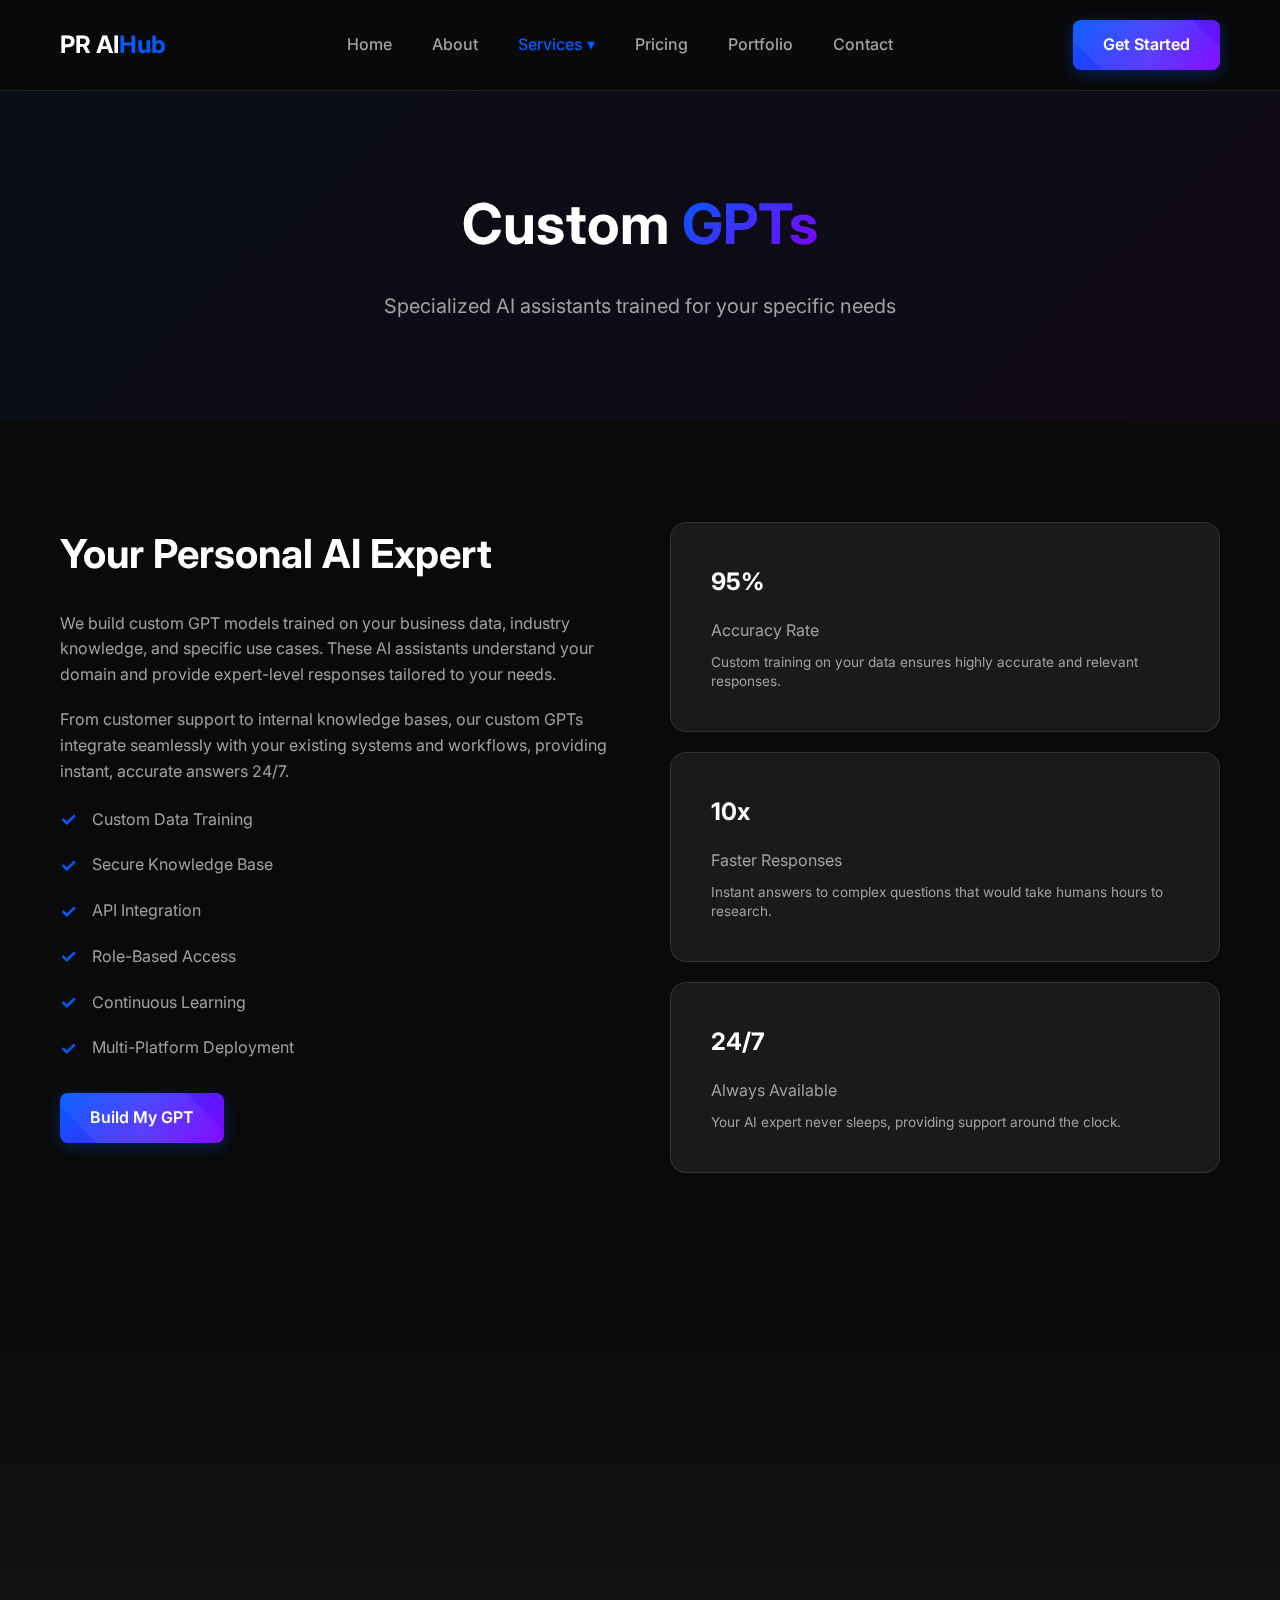
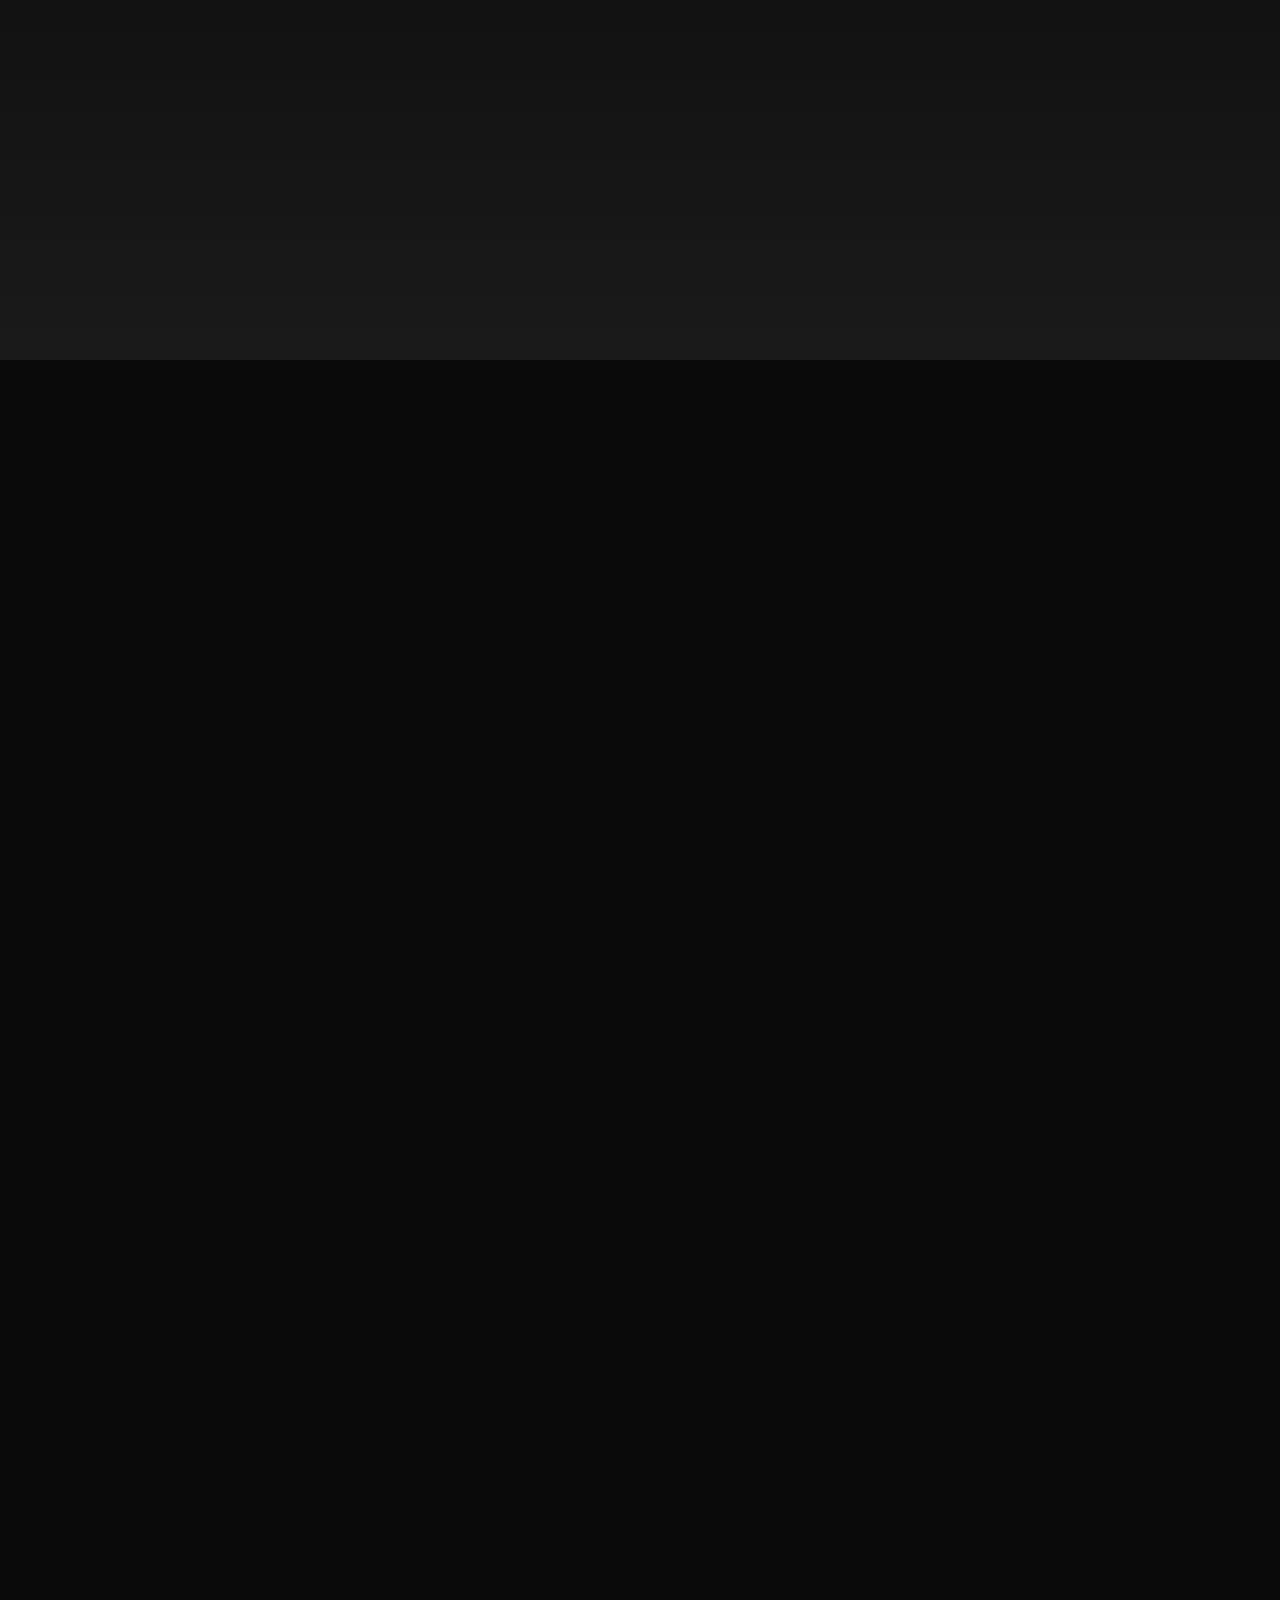
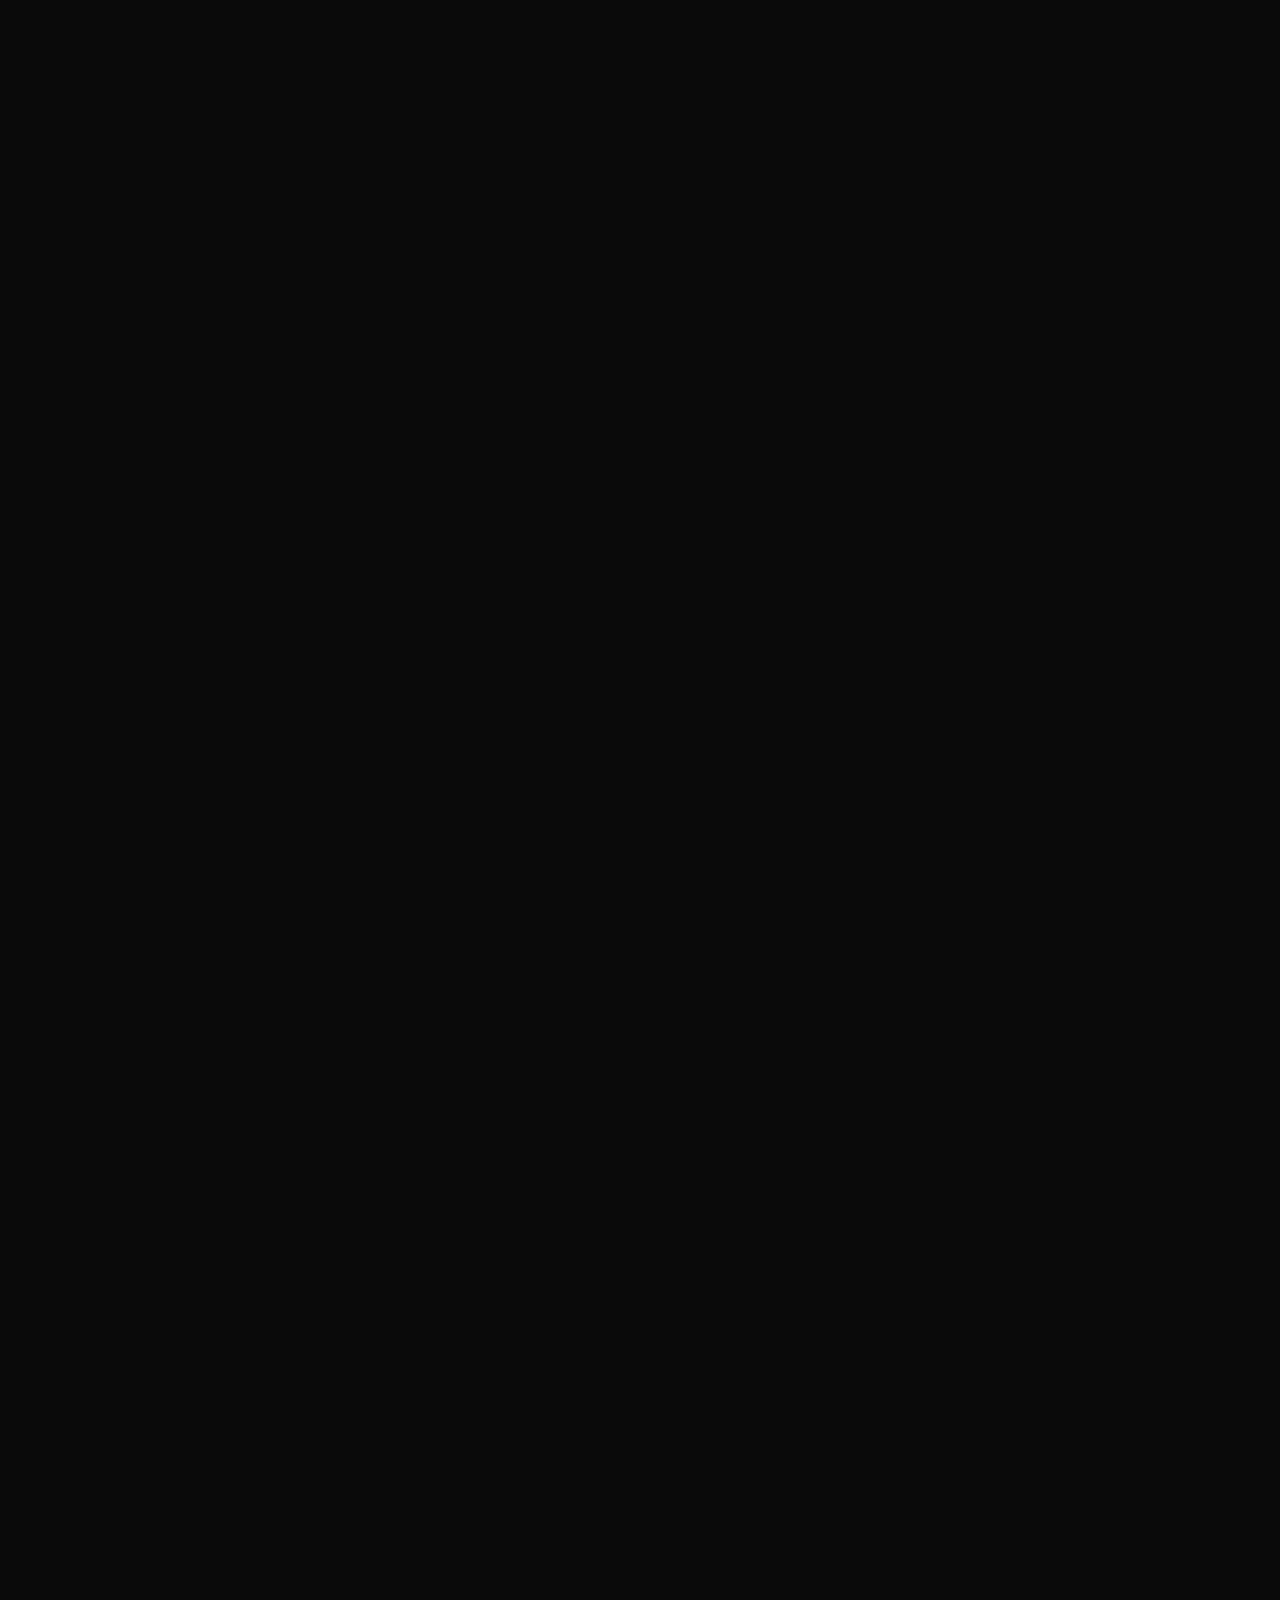
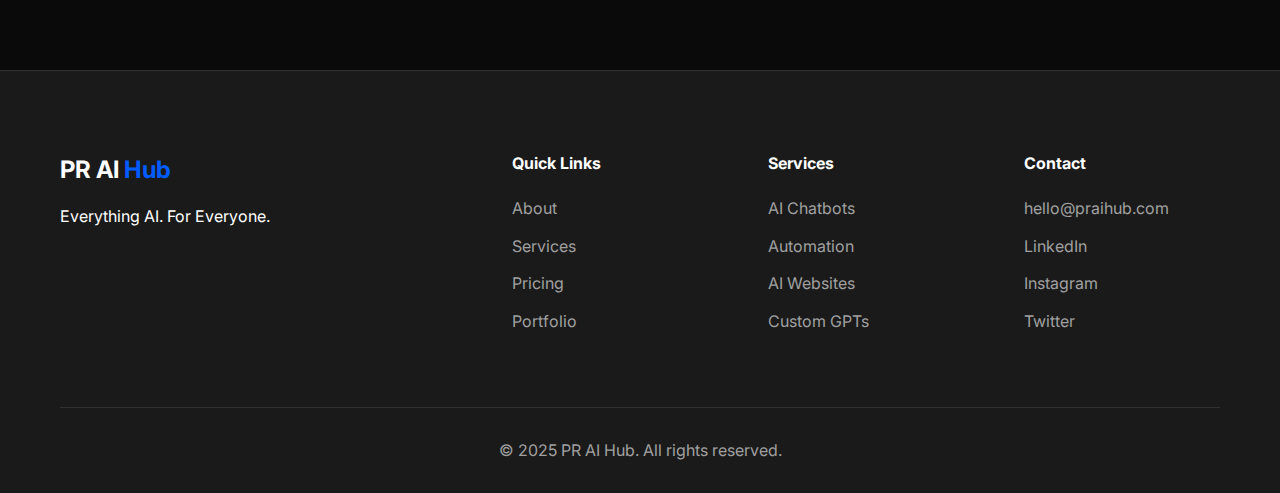
<file: service-gpt.html>
<!DOCTYPE html>
<html lang="en">

<head>
    <meta charset="UTF-8">
    <meta name="viewport" content="width=device-width, initial-scale=1.0">
    <title>Custom GPTs | PR AI Hub</title>
    <link rel="preconnect" href="https://fonts.googleapis.com">
    <link rel="preconnect" href="https://fonts.gstatic.com" crossorigin>
    <link href="https://fonts.googleapis.com/css2?family=Inter:wght@300;400;500;600;700;800&display=swap"
        rel="stylesheet">
    <link rel="stylesheet" href="css/style.css">
    <link rel="stylesheet" href="css/animations.css">
    <link rel="stylesheet" href="css/service-pages.css">
    <link href="https://unpkg.com/aos@2.3.1/dist/aos.css" rel="stylesheet">
</head>

<body>
    <header class="header">
        <div class="container">
            <nav class="navbar">
                <a href="index.html" class="logo"><span class="logo-text">PR AI</span><span
                        class="logo-highlight">Hub</span></a>
                <ul class="nav-menu">
                    <li><a href="index.html" class="nav-link">Home</a></li>
                    <li><a href="about.html" class="nav-link">About</a></li>
                    <li class="dropdown">
                        <a href="services.html" class="nav-link active">Services ▾</a>
                        <div class="dropdown-content">
                            <a href="service-chatbots.html" class="dropdown-item"><svg viewBox="0 0 24 24" fill="none"
                                    stroke="currentColor" stroke-width="2">
                                    <path
                                        d="M21 11.5a8.38 8.38 0 0 1-.9 3.8 8.5 8.5 0 0 1-7.6 4.7 8.38 8.38 0 0 1-3.8-.9L3 21l1.9-5.7a8.38 8.38 0 0 1-.9-3.8 8.5 8.5 0 0 1 4.7-7.6 8.38 8.38 0 0 1 3.8-.9h.5a8.48 8.48 0 0 1 8 8v.5z">
                                    </path>
                                </svg><span>AI Chatbots</span></a>
                            <a href="service-automation.html" class="dropdown-item"><svg viewBox="0 0 24 24" fill="none"
                                    stroke="currentColor" stroke-width="2">
                                    <polyline points="16 18 22 12 16 6"></polyline>
                                    <polyline points="8 6 2 12 8 18"></polyline>
                                </svg><span>Automation</span></a>
                            <a href="service-websites.html" class="dropdown-item"><svg viewBox="0 0 24 24" fill="none"
                                    stroke="currentColor" stroke-width="2">
                                    <rect x="3" y="3" width="18" height="18" rx="2" ry="2"></rect>
                                    <line x1="3" y1="9" x2="21" y2="9"></line>
                                    <line x1="9" y1="21" x2="9" y2="9"></line>
                                </svg><span>AI Websites</span></a>
                            <a href="service-3d.html" class="dropdown-item"><svg viewBox="0 0 24 24" fill="none"
                                    stroke="currentColor" stroke-width="2">
                                    <path
                                        d="M21 16V8a2 2 0 0 0-1-1.73l-7-4a2 2 0 0 0-2 0l-7 4A2 2 0 0 0 3 8v8a2 2 0 0 0 1 1.73l7 4a2 2 0 0 0 2 0l7-4A2 2 0 0 0 21 16z">
                                    </path>
                                    <polyline points="3.27 6.96 12 12.01 20.73 6.96"></polyline>
                                    <line x1="12" y1="22.08" x2="12" y2="12"></line>
                                </svg><span>3D Experiences</span></a>
                            <a href="service-gpt.html" class="dropdown-item"><svg viewBox="0 0 24 24" fill="none"
                                    stroke="currentColor" stroke-width="2">
                                    <path d="M12 2a10 10 0 1 0 10 10H12V2z"></path>
                                    <path d="M12 12L2.1 10.5"></path>
                                    <path d="M12 12V2a10 10 0 0 1 10 10"></path>
                                </svg><span>Custom GPTs</span></a>
                            <a href="service-dashboards.html" class="dropdown-item"><svg viewBox="0 0 24 24" fill="none"
                                    stroke="currentColor" stroke-width="2">
                                    <line x1="18" y1="20" x2="18" y2="10"></line>
                                    <line x1="12" y1="20" x2="12" y2="4"></line>
                                    <line x1="6" y1="20" x2="6" y2="14"></line>
                                </svg><span>Dashboards</span></a>
                            <a href="service-content.html" class="dropdown-item"><svg viewBox="0 0 24 24" fill="none"
                                    stroke="currentColor" stroke-width="2">
                                    <path d="M11 4H4a2 2 0 0 0-2 2v14a2 2 0 0 0 2 2h14a2 2 0 0 0 2-2v-7"></path>
                                    <path d="M18.5 2.5a2.121 2.121 0 0 1 3 3L12 15l-4 1 1-4 9.5-9.5z"></path>
                                </svg><span>Content Gen</span></a>
                            <a href="service-marketing.html" class="dropdown-item"><svg viewBox="0 0 24 24" fill="none"
                                    stroke="currentColor" stroke-width="2">
                                    <path d="M23 6l-9.5 9.5-5-5L1 18"></path>
                                    <path d="M17 6h6v6"></path>
                                </svg><span>Marketing</span></a>
                            <a href="service-security.html" class="dropdown-item"><svg viewBox="0 0 24 24" fill="none"
                                    stroke="currentColor" stroke-width="2">
                                    <rect x="3" y="11" width="18" height="11" rx="2" ry="2"></rect>
                                    <path d="M7 11V7a5 5 0 0 1 10 0v4"></path>
                                </svg><span>Security</span></a>
                        </div>
                    </li>
                    <li><a href="pricing.html" class="nav-link">Pricing</a></li>
                    <li><a href="portfolio.html" class="nav-link">Portfolio</a></li>
                    <li><a href="contact.html" class="nav-link">Contact</a></li>
                </ul>
                <a href="contact.html" class="btn btn-primary">Get Started</a>
                <button class="mobile-toggle"><span></span><span></span><span></span></button>
            </nav>
        </div>
    </header>

    <section class="page-hero">
        <div class="container">
            <h1 data-aos="fade-up">Custom <span class="gradient-text">GPTs</span></h1>
            <p data-aos="fade-up" data-aos-delay="100">Specialized AI assistants trained for your specific needs</p>
        </div>
    </section>

    <section class="about-content">
        <div class="container">
            <div class="about-grid">
                <div class="about-text" data-aos="fade-right">
                    <h2>Your Personal AI Expert</h2>
                    <p>We build custom GPT models trained on your business data, industry knowledge, and specific use
                        cases. These AI assistants understand your domain and provide expert-level responses tailored to
                        your needs.</p>
                    <p>From customer support to internal knowledge bases, our custom GPTs integrate seamlessly with your
                        existing systems and workflows, providing instant, accurate answers 24/7.</p>
                    <ul class="why-list">
                        <li>Custom Data Training</li>
                        <li>Secure Knowledge Base</li>
                        <li>API Integration</li>
                        <li>Role-Based Access</li>
                        <li>Continuous Learning</li>
                        <li>Multi-Platform Deployment</li>
                    </ul>
                    <a href="contact.html" class="btn btn-primary">Build My GPT</a>
                </div>
                <div class="about-stats" data-aos="fade-left">
                    <div class="service-card">
                        <h3>95%</h3>
                        <p>Accuracy Rate</p>
                        <span
                            style="font-size: 0.85rem; color: var(--text-muted); display: block; margin-top: 8px; line-height: 1.4;">Custom
                            training on your data ensures highly accurate and relevant responses.</span>
                    </div>
                    <div class="service-card">
                        <h3>10x</h3>
                        <p>Faster Responses</p>
                        <span
                            style="font-size: 0.85rem; color: var(--text-muted); display: block; margin-top: 8px; line-height: 1.4;">Instant
                            answers to complex questions that would take humans hours to research.</span>
                    </div>
                    <div class="service-card">
                        <h3>24/7</h3>
                        <p>Always Available</p>
                        <span
                            style="font-size: 0.85rem; color: var(--text-muted); display: block; margin-top: 8px; line-height: 1.4;">Your
                            AI expert never sleeps, providing support around the clock.</span>
                    </div>
                </div>
            </div>
        </div>
    </section>

    <section class="benefits-section">
        <div class="container">
            <h2 class="section-title text-center" data-aos="fade-up">Why Choose <span class="gradient-text">Us?</span>
            </h2>
            <div class="benefits-grid">
                <div class="benefit-item" data-aos="fade-up" data-aos-delay="100">
                    <div class="benefit-icon">
                        <svg width="48" height="48" viewBox="0 0 48 48" fill="none">
                            <circle cx="24" cy="24" r="24" fill="url(#grad-rocket)" />
                            <!-- Lightning/rapid deployment -->
                            <path d="M26 10L16 24H24L22 38L32 24H24L26 10Z" fill="white" />
                            <defs>
                                <linearGradient id="grad-rocket" x1="0" y1="0" x2="48" y2="48">
                                    <stop stop-color="#005CFF" />
                                    <stop offset="1" stop-color="#7F00FF" />
                                </linearGradient>
                            </defs>
                        </svg>
                    </div>
                    <h3>Rapid Deployment</h3>
                    <p>Get your custom GPT up and running in days. We handle data processing, training, and deployment
                        for you.</p>
                </div>
                <div class="benefit-item" data-aos="fade-up" data-aos-delay="200">
                    <div class="benefit-icon">
                        <svg width="48" height="48" viewBox="0 0 48 48" fill="none">
                            <circle cx="24" cy="24" r="24" fill="url(#grad-quality)" />
                            <!-- Target/accuracy icon -->
                            <circle cx="24" cy="24" r="12" fill="none" stroke="white" stroke-width="2" />
                            <circle cx="24" cy="24" r="8" fill="none" stroke="white" stroke-width="2" />
                            <circle cx="24" cy="24" r="4" fill="white" />
                            <defs>
                                <linearGradient id="grad-quality" x1="0" y1="0" x2="48" y2="48">
                                    <stop stop-color="#7F00FF" />
                                    <stop offset="1" stop-color="#00FFFF" />
                                </linearGradient>
                            </defs>
                        </svg>
                    </div>
                    <h3>High Accuracy</h3>
                    <p>Trained specifically on your data, minimizing hallucinations and ensuring reliable,
                        business-grade responses.</p>
                </div>
                <div class="benefit-item" data-aos="fade-up" data-aos-delay="300">
                    <div class="benefit-icon">
                        <svg width="48" height="48" viewBox="0 0 48 48" fill="none">
                            <circle cx="24" cy="24" r="24" fill="url(#grad-support)" />
                            <!-- Shield with lock for security -->
                            <path d="M24 8L14 12V20C14 27 18 32 24 36C30 32 34 27 34 20V12L24 8Z" fill="white" />
                            <rect x="21" y="20" width="6" height="6" rx="1" fill="url(#grad-support)" />
                            <path d="M22 20V18C22 16.8954 22.8954 16 24 16C25.1046 16 26 16.8954 26 18V20"
                                stroke="url(#grad-support)" stroke-width="1.5" fill="none" />
                            <defs>
                                <linearGradient id="grad-support" x1="0" y1="0" x2="48" y2="48">
                                    <stop stop-color="#005CFF" />
                                    <stop offset="1" stop-color="#00FFFF" />
                                </linearGradient>
                            </defs>
                        </svg>
                    </div>
                    <h3>Secure & Private</h3>
                    <p>Your data stays yours. We implement strict security protocols to ensure your proprietary
                        information remains confidential.</p>
                </div>
                <div class="benefit-item" data-aos="fade-up" data-aos-delay="400">
                    <div class="benefit-icon">
                        <svg width="48" height="48" viewBox="0 0 48 48" fill="none">
                            <circle cx="24" cy="24" r="24" fill="url(#grad-scalable)" />
                            <!-- Network/nodes for scalability -->
                            <circle cx="24" cy="12" r="3" fill="white" />
                            <circle cx="12" cy="24" r="3" fill="white" />
                            <circle cx="36" cy="24" r="3" fill="white" />
                            <circle cx="18" cy="34" r="3" fill="white" />
                            <circle cx="30" cy="34" r="3" fill="white" />
                            <path d="M24 15L12 21M24 15L36 21M12 27L18 31M36 27L30 31M18 31L30 31" stroke="white"
                                stroke-width="2" />
                            <defs>
                                <linearGradient id="grad-scalable" x1="0" y1="0" x2="48" y2="48">
                                    <stop stop-color="#00FFFF" />
                                    <stop offset="1" stop-color="#005CFF" />
                                </linearGradient>
                            </defs>
                        </svg>
                    </div>
                    <h3>Scalable</h3>
                    <p>Handle thousands of queries simultaneously. Our infrastructure scales automatically to meet
                        demand.</p>
                </div>
                <div class="benefit-item" data-aos="fade-up" data-aos-delay="500">
                    <div class="benefit-icon">
                        <svg width="48" height="48" viewBox="0 0 48 48" fill="none">
                            <circle cx="24" cy="24" r="24" fill="url(#grad-secure)" />
                            <!-- Plug/integration icon -->
                            <rect x="18" y="14" width="4" height="8" rx="1" fill="white" />
                            <rect x="26" y="14" width="4" height="8" rx="1" fill="white" />
                            <rect x="16" y="22" width="16" height="10" rx="2" fill="white" />
                            <rect x="23" y="32" width="2" height="4" fill="white" />
                            <defs>
                                <linearGradient id="grad-secure" x1="0" y1="0" x2="48" y2="48">
                                    <stop stop-color="#7F00FF" />
                                    <stop offset="1" stop-color="#005CFF" />
                                </linearGradient>
                            </defs>
                        </svg>
                    </div>
                    <h3>Seamless Integration</h3>
                    <p>Connects with your existing tools like Slack, Teams, CRM, and website. No need to change your
                        workflow.</p>
                </div>
                <div class="benefit-item" data-aos="fade-up" data-aos-delay="600">
                    <div class="benefit-icon">
                        <svg width="48" height="48" viewBox="0 0 48 48" fill="none">
                            <circle cx="24" cy="24" r="24" fill="url(#grad-roi)" />
                            <path d="M12 32L18 26L24 30L36 18" stroke="white" stroke-width="3" fill="none"
                                stroke-linecap="round" />
                            <circle cx="12" cy="32" r="3" fill="white" />
                            <circle cx="18" cy="26" r="3" fill="white" />
                            <circle cx="24" cy="30" r="3" fill="white" />
                            <circle cx="36" cy="18" r="3" fill="white" />
                            <defs>
                                <linearGradient id="grad-roi" x1="0" y1="0" x2="48" y2="48">
                                    <stop stop-color="#00FFFF" />
                                    <stop offset="1" stop-color="#7F00FF" />
                                </linearGradient>
                            </defs>
                        </svg>
                    </div>
                    <h3>Cost Effective</h3>
                    <p>Reduce support costs and improve efficiency. Automate repetitive tasks and free up your team for
                        high-value work.</p>
                </div>
            </div>
        </div>
    </section>

    <section class="features-section">
        <div class="container">
            <h2 class="section-title text-center" data-aos="fade-up">Key <span class="gradient-text">Features</span>
            </h2>
            <div class="features-grid">
                <div class="feature-box" data-aos="fade-up" data-aos-delay="100">
                    <h3>Document Analysis</h3>
                    <p>Upload PDFs, Word docs, and text files. The GPT instantly learns from them and can answer
                        questions based on the content.</p>
                </div>
                <div class="feature-box" data-aos="fade-up" data-aos-delay="200">
                    <h3>Web Browsing</h3>
                    <p>Enable your GPT to search the web for real-time information, ensuring its knowledge is always
                        up-to-date.</p>
                </div>
                <div class="feature-box" data-aos="fade-up" data-aos-delay="300">
                    <h3>Code Generation</h3>
                    <p>Generate code snippets, debug scripts, and explain complex programming concepts in multiple
                        languages.</p>
                </div>
                <div class="feature-box" data-aos="fade-up" data-aos-delay="400">
                    <h3>Image Generation</h3>
                    <p>Create custom images and diagrams on demand using DALL-E integration within your custom GPT.</p>
                </div>
                <div class="feature-box" data-aos="fade-up" data-aos-delay="500">
                    <h3>Data Analysis</h3>
                    <p>Upload spreadsheets and datasets. The GPT can analyze trends, create charts, and provide
                        data-driven insights.</p>
                </div>
                <div class="feature-box" data-aos="fade-up" data-aos-delay="600">
                    <h3>Custom Actions</h3>
                    <p>Connect to external APIs to perform actions like booking appointments, sending emails, or
                        updating databases.</p>
                </div>
            </div>
        </div>
    </section>

    <section class="process-section">
        <div class="container">
            <h2 class="section-title text-center" data-aos="fade-up">How It <span class="gradient-text">Works</span>
            </h2>
            <div class="process-steps">
                <div class="process-step" data-aos="fade-up" data-aos-delay="100">
                    <div class="step-number">1</div>
                    <h3>Data Collection</h3>
                    <p>We gather and clean your business data, documents, and knowledge base to prepare it for training.
                    </p>
                </div>
                <div class="process-step" data-aos="fade-up" data-aos-delay="200">
                    <div class="step-number">2</div>
                    <h3>Training & Tuning</h3>
                    <p>We fine-tune the GPT model on your specific data, ensuring it understands your terminology and
                        context.</p>
                </div>
                <div class="process-step" data-aos="fade-up" data-aos-delay="300">
                    <div class="step-number">3</div>
                    <h3>Testing & Validation</h3>
                    <p>Rigorous testing to ensure accuracy, safety, and reliability. We refine the model based on
                        feedback.</p>
                </div>
                <div class="process-step" data-aos="fade-up" data-aos-delay="400">
                    <div class="step-number">4</div>
                    <h3>Deployment</h3>
                    <p>Deploy the custom GPT to your preferred platform (Web, Slack, Teams) and provide ongoing
                        maintenance.</p>
                </div>
            </div>
        </div>
    </section>

    <section class="use-cases-section">
        <div class="container">
            <h2 class="section-title text-center" data-aos="fade-up">Use <span class="gradient-text">Cases</span></h2>
            <div class="use-cases-grid">
                <div class="use-case-card" data-aos="fade-up" data-aos-delay="100">
                    <h3>Internal Knowledge Base</h3>
                    <p>Instant access to company policies, HR documents, and technical documentation for employees.</p>
                </div>
                <div class="use-case-card" data-aos="fade-up" data-aos-delay="200">
                    <h3>Customer Support Agent</h3>
                    <p>A specialized assistant that knows your product inside out, resolving tickets and answering
                        customer queries.</p>
                </div>
                <div class="use-case-card" data-aos="fade-up" data-aos-delay="300">
                    <h3>Sales Assistant</h3>
                    <p>Helps sales teams with product info, competitive analysis, and drafting personalized outreach
                        emails.</p>
                </div>
                <div class="use-case-card" data-aos="fade-up" data-aos-delay="400">
                    <h3>Legal Document Review</h3>
                    <p>Analyze contracts and legal documents, highlighting key clauses and potential risks
                        automatically.</p>
                </div>
                <div class="use-case-card" data-aos="fade-up" data-aos-delay="500">
                    <h3>Medical Diagnosis Aid</h3>
                    <p>Assist healthcare professionals by analyzing symptoms and medical history to suggest potential
                        diagnoses.</p>
                </div>
                <div class="use-case-card" data-aos="fade-up" data-aos-delay="600">
                    <h3>Educational Tutor</h3>
                    <p>Personalized tutoring for students, explaining concepts, grading assignments, and generating
                        practice problems.</p>
                </div>
            </div>
        </div>
    </section>

    <section class="faq-section">
        <div class="container">
            <h2 class="section-title text-center" data-aos="fade-up">Frequently Asked <span
                    class="gradient-text">Questions</span></h2>
            <div class="faq-grid">
                <div class="faq-item" data-aos="fade-up">
                    <h3>How is this different from ChatGPT?</h3>
                    <p>Custom GPTs are trained specifically on YOUR data. They know your business, products, and
                        policies, whereas standard ChatGPT has only general knowledge.</p>
                </div>
                <div class="faq-item" data-aos="fade-up">
                    <h3>Is my data shared with OpenAI?</h3>
                    <p>We use enterprise APIs where data privacy is guaranteed. Your data is NOT used to train OpenAI's
                        public models.</p>
                </div>
                <div class="faq-item" data-aos="fade-up">
                    <h3>How much data do I need?</h3>
                    <p>You can start with as little as a few PDFs or a website. The more high-quality data you provide,
                        the better the performance.</p>
                </div>
                <div class="faq-item" data-aos="fade-up">
                    <h3>Can it hallucinate?</h3>
                    <p>While all LLMs can hallucinate, we use techniques like RAG (Retrieval-Augmented Generation) to
                        ground answers in your data, significantly reducing errors.</p>
                </div>
                <div class="faq-item" data-aos="fade-up">
                    <h3>How do I update the knowledge?</h3>
                    <p>Simply upload new documents to our dashboard. The GPT automatically indexes the new information
                        and updates its knowledge base.</p>
                </div>
                <div class="faq-item" data-aos="fade-up">
                    <h3>Can I integrate it into my app?</h3>
                    <p>Yes! We provide a robust API that allows you to embed the custom GPT into your own mobile apps,
                        websites, or software products.</p>
                </div>
            </div>
        </div>
    </section>

    <footer class="footer">
        <div class="container">
            <div class="footer-content">
                <div class="footer-col">
                    <h3 class="footer-logo">PR AI <span>Hub</span></h3>
                    <p>Everything AI. For Everyone.</p>
                </div>
                <div class="footer-col">
                    <h4>Quick Links</h4>
                    <ul>
                        <li><a href="about.html">About</a></li>
                        <li><a href="services.html">Services</a></li>
                        <li><a href="pricing.html">Pricing</a></li>
                        <li><a href="portfolio.html">Portfolio</a></li>
                    </ul>
                </div>
                <div class="footer-col">
                    <h4>Services</h4>
                    <ul>
                        <li><a href="services.html">AI Chatbots</a></li>
                        <li><a href="services.html">Automation</a></li>
                        <li><a href="services.html">AI Websites</a></li>
                        <li><a href="services.html">Custom GPTs</a></li>
                    </ul>
                </div>
                <div class="footer-col">
                    <h4>Contact</h4>
                    <ul>
                        <li><a href="mailto:hello@praihub.com">hello@praihub.com</a></li>
                        <li><a href="#">LinkedIn</a></li>
                        <li><a href="#">Instagram</a></li>
                        <li><a href="#">Twitter</a></li>
                    </ul>
                </div>
            </div>
            <div class="footer-bottom">
                <p>&copy; 2025 PR AI Hub. All rights reserved.</p>
            </div>
        </div>
    </footer>

    <script src="https://unpkg.com/aos@2.3.1/dist/aos.js"></script>
    <script src="js/main.js"></script>
</body>

</html>
</file>
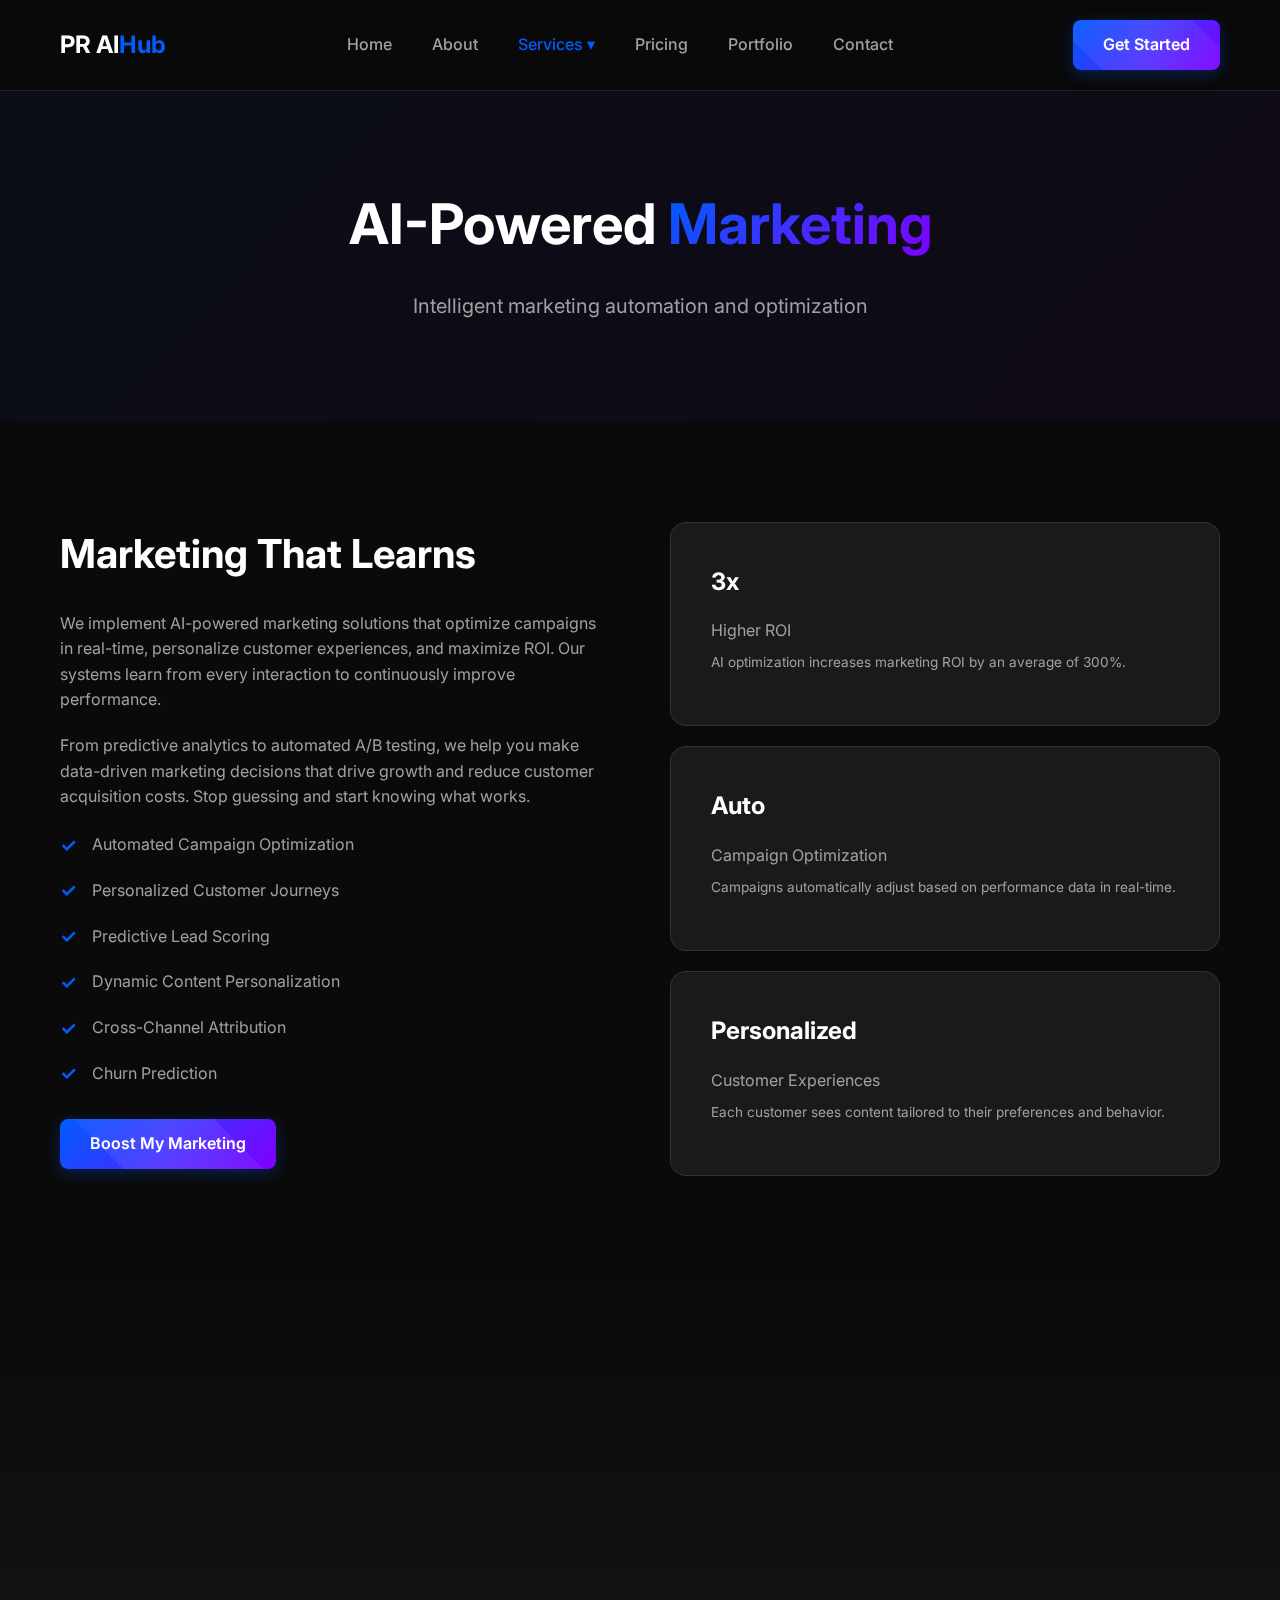
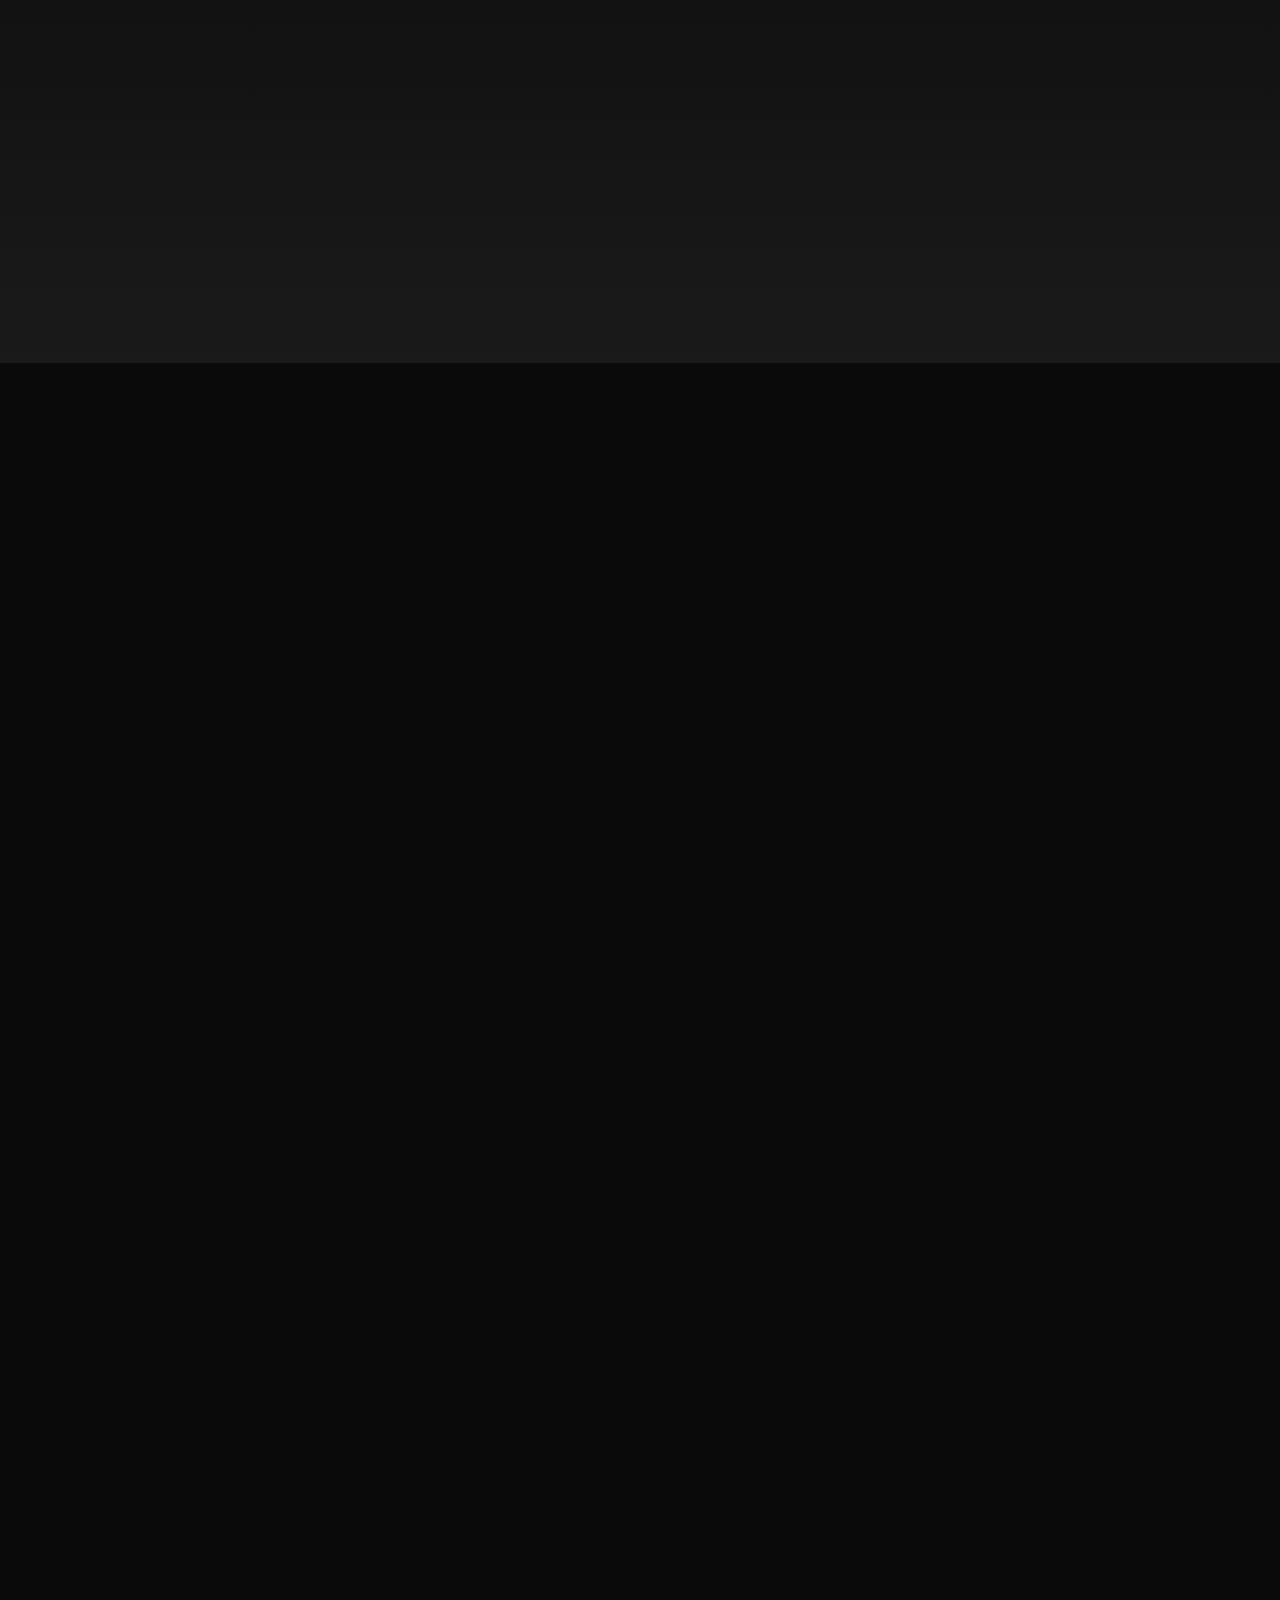
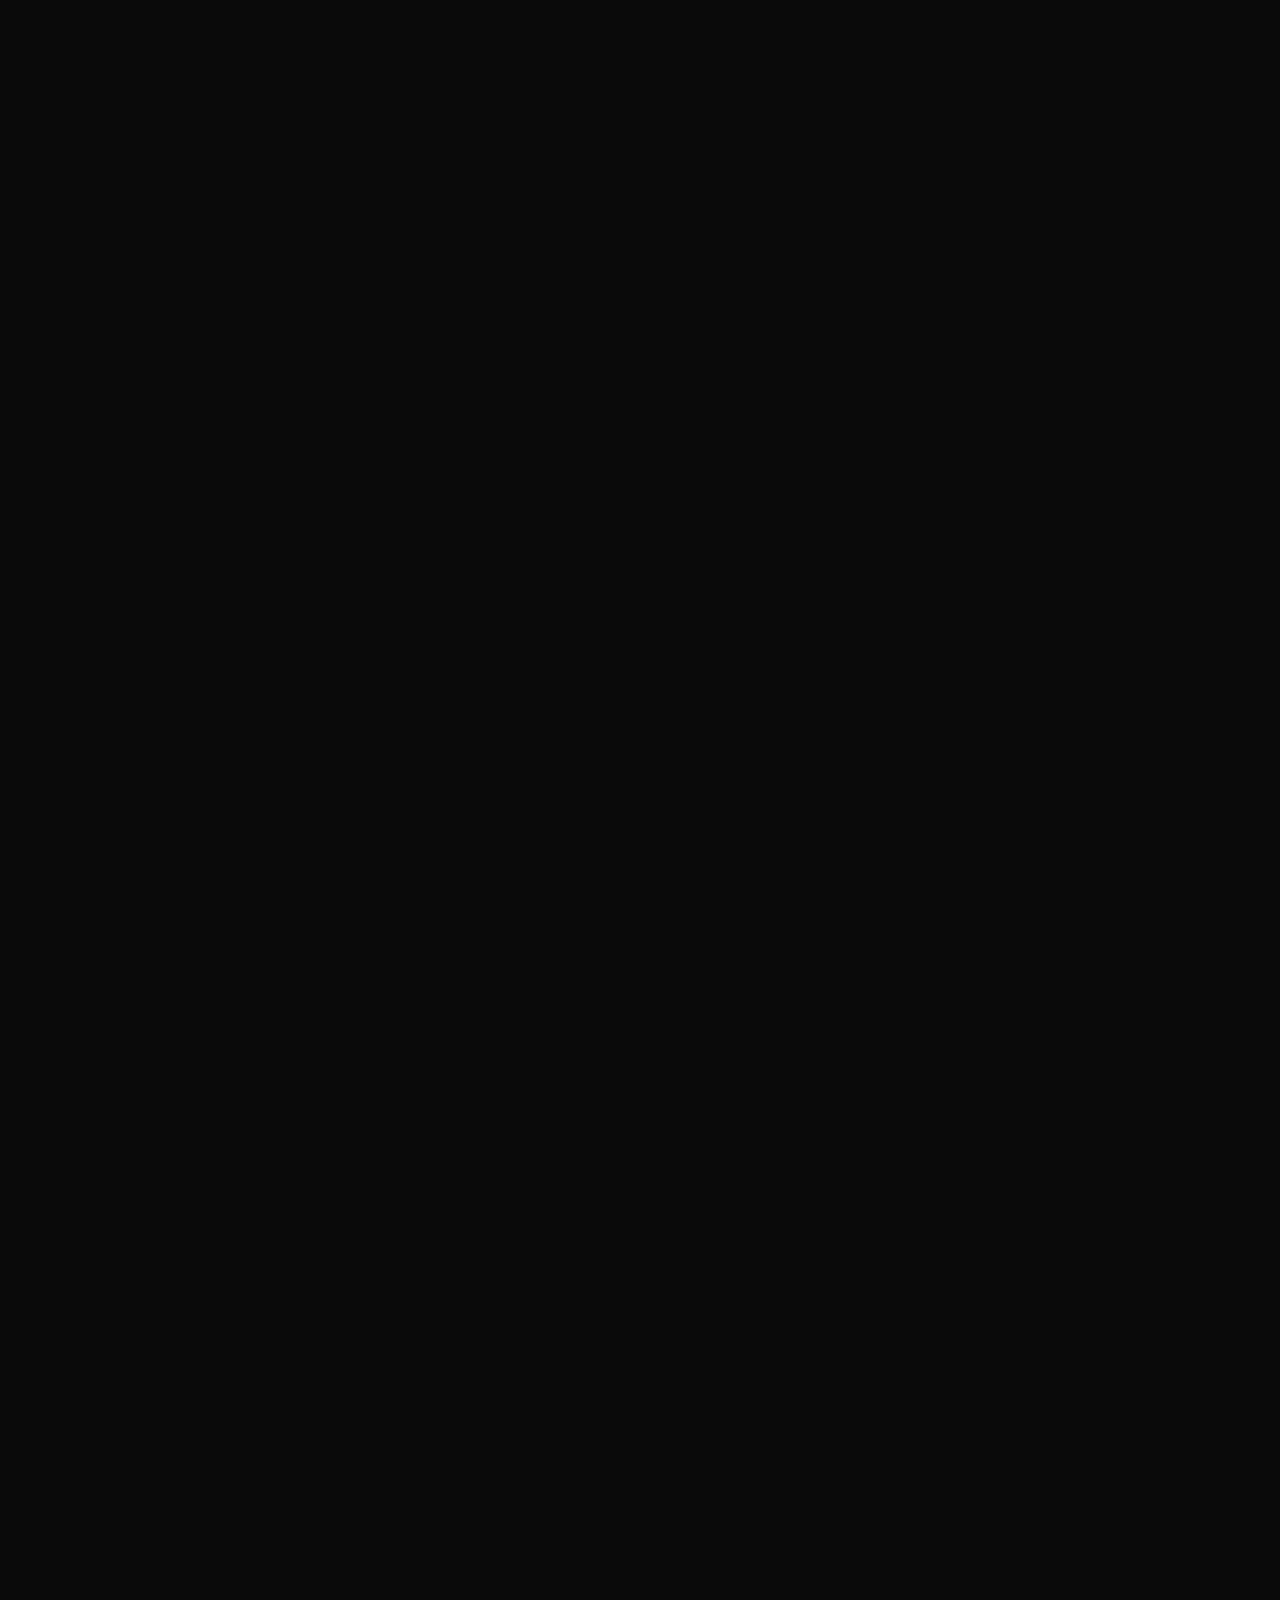
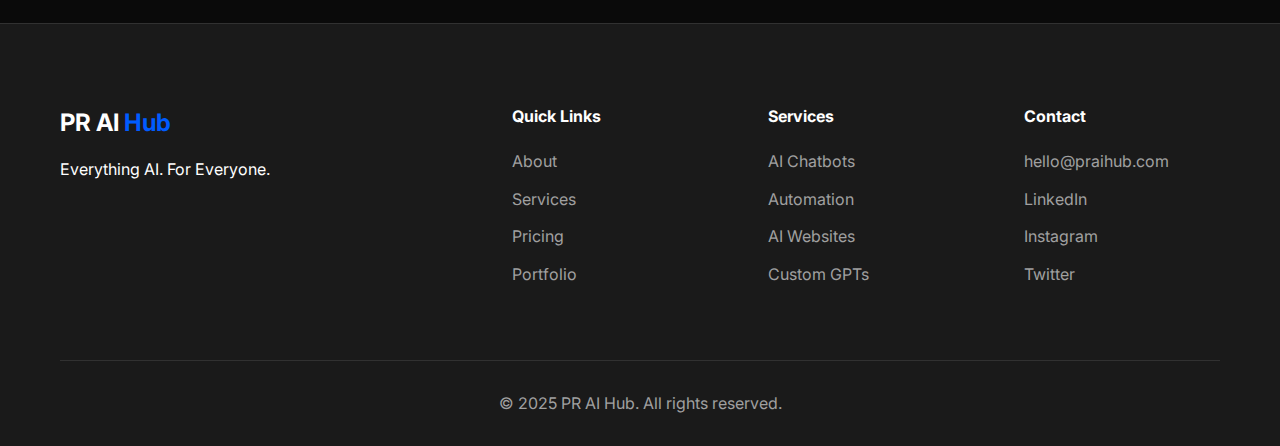
<file: service-marketing.html>
<!DOCTYPE html>
<html lang="en">

<head>
    <meta charset="UTF-8">
    <meta name="viewport" content="width=device-width, initial-scale=1.0">
    <title>AI Marketing | PR AI Hub</title>
    <link rel="preconnect" href="https://fonts.googleapis.com">
    <link rel="preconnect" href="https://fonts.gstatic.com" crossorigin>
    <link href="https://fonts.googleapis.com/css2?family=Inter:wght@300;400;500;600;700;800&display=swap"
        rel="stylesheet">
    <link rel="stylesheet" href="css/style.css">
    <link rel="stylesheet" href="css/animations.css">
    <link rel="stylesheet" href="css/service-pages.css">
    <link href="https://unpkg.com/aos@2.3.1/dist/aos.css" rel="stylesheet">
</head>

<body>
    <header class="header">
        <div class="container">
            <nav class="navbar">
                <a href="index.html" class="logo"><span class="logo-text">PR AI</span><span
                        class="logo-highlight">Hub</span></a>
                <ul class="nav-menu">
                    <li><a href="index.html" class="nav-link">Home</a></li>
                    <li><a href="about.html" class="nav-link">About</a></li>
                    <li class="dropdown">
                        <a href="services.html" class="nav-link active">Services ▾</a>
                        <div class="dropdown-content">
                            <a href="service-chatbots.html" class="dropdown-item"><svg viewBox="0 0 24 24" fill="none"
                                    stroke="currentColor" stroke-width="2">
                                    <path
                                        d="M21 11.5a8.38 8.38 0 0 1-.9 3.8 8.5 8.5 0 0 1-7.6 4.7 8.38 8.38 0 0 1-3.8-.9L3 21l1.9-5.7a8.38 8.38 0 0 1-.9-3.8 8.5 8.5 0 0 1 4.7-7.6 8.38 8.38 0 0 1 3.8-.9h.5a8.48 8.48 0 0 1 8 8v.5z">
                                    </path>
                                </svg><span>AI Chatbots</span></a>
                            <a href="service-automation.html" class="dropdown-item"><svg viewBox="0 0 24 24" fill="none"
                                    stroke="currentColor" stroke-width="2">
                                    <polyline points="16 18 22 12 16 6"></polyline>
                                    <polyline points="8 6 2 12 8 18"></polyline>
                                </svg><span>Automation</span></a>
                            <a href="service-websites.html" class="dropdown-item"><svg viewBox="0 0 24 24" fill="none"
                                    stroke="currentColor" stroke-width="2">
                                    <rect x="3" y="3" width="18" height="18" rx="2" ry="2"></rect>
                                    <line x1="3" y1="9" x2="21" y2="9"></line>
                                    <line x1="9" y1="21" x2="9" y2="9"></line>
                                </svg><span>AI Websites</span></a>
                            <a href="service-3d.html" class="dropdown-item"><svg viewBox="0 0 24 24" fill="none"
                                    stroke="currentColor" stroke-width="2">
                                    <path
                                        d="M21 16V8a2 2 0 0 0-1-1.73l-7-4a2 2 0 0 0-2 0l-7 4A2 2 0 0 0 3 8v8a2 2 0 0 0 1 1.73l7 4a2 2 0 0 0 2 0l7-4A2 2 0 0 0 21 16z">
                                    </path>
                                    <polyline points="3.27 6.96 12 12.01 20.73 6.96"></polyline>
                                    <line x1="12" y1="22.08" x2="12" y2="12"></line>
                                </svg><span>3D Experiences</span></a>
                            <a href="service-gpt.html" class="dropdown-item"><svg viewBox="0 0 24 24" fill="none"
                                    stroke="currentColor" stroke-width="2">
                                    <path d="M12 2a10 10 0 1 0 10 10H12V2z"></path>
                                    <path d="M12 12L2.1 10.5"></path>
                                    <path d="M12 12V2a10 10 0 0 1 10 10"></path>
                                </svg><span>Custom GPTs</span></a>
                            <a href="service-dashboards.html" class="dropdown-item"><svg viewBox="0 0 24 24" fill="none"
                                    stroke="currentColor" stroke-width="2">
                                    <line x1="18" y1="20" x2="18" y2="10"></line>
                                    <line x1="12" y1="20" x2="12" y2="4"></line>
                                    <line x1="6" y1="20" x2="6" y2="14"></line>
                                </svg><span>Dashboards</span></a>
                            <a href="service-content.html" class="dropdown-item"><svg viewBox="0 0 24 24" fill="none"
                                    stroke="currentColor" stroke-width="2">
                                    <path d="M11 4H4a2 2 0 0 0-2 2v14a2 2 0 0 0 2 2h14a2 2 0 0 0 2-2v-7"></path>
                                    <path d="M18.5 2.5a2.121 2.121 0 0 1 3 3L12 15l-4 1 1-4 9.5-9.5z"></path>
                                </svg><span>Content Gen</span></a>
                            <a href="service-marketing.html" class="dropdown-item"><svg viewBox="0 0 24 24" fill="none"
                                    stroke="currentColor" stroke-width="2">
                                    <path d="M23 6l-9.5 9.5-5-5L1 18"></path>
                                    <path d="M17 6h6v6"></path>
                                </svg><span>Marketing</span></a>
                            <a href="service-security.html" class="dropdown-item"><svg viewBox="0 0 24 24" fill="none"
                                    stroke="currentColor" stroke-width="2">
                                    <rect x="3" y="11" width="18" height="11" rx="2" ry="2"></rect>
                                    <path d="M7 11V7a5 5 0 0 1 10 0v4"></path>
                                </svg><span>Security</span></a>
                        </div>
                    </li>
                    <li><a href="pricing.html" class="nav-link">Pricing</a></li>
                    <li><a href="portfolio.html" class="nav-link">Portfolio</a></li>
                    <li><a href="contact.html" class="nav-link">Contact</a></li>
                </ul>
                <a href="contact.html" class="btn btn-primary">Get Started</a>
                <button class="mobile-toggle"><span></span><span></span><span></span></button>
            </nav>
        </div>
    </header>

    <section class="page-hero">
        <div class="container">
            <h1 data-aos="fade-up">AI-Powered <span class="gradient-text">Marketing</span></h1>
            <p data-aos="fade-up" data-aos-delay="100">Intelligent marketing automation and optimization</p>
        </div>
    </section>

    <section class="about-content">
        <div class="container">
            <div class="about-grid">
                <div class="about-text" data-aos="fade-right">
                    <h2>Marketing That Learns</h2>
                    <p>We implement AI-powered marketing solutions that optimize campaigns in real-time, personalize
                        customer experiences, and maximize ROI. Our systems learn from every interaction to continuously
                        improve performance.</p>
                    <p>From predictive analytics to automated A/B testing, we help you make data-driven marketing
                        decisions that drive growth and reduce customer acquisition costs. Stop guessing and start
                        knowing what works.</p>
                    <ul class="why-list">
                        <li>Automated Campaign Optimization</li>
                        <li>Personalized Customer Journeys</li>
                        <li>Predictive Lead Scoring</li>
                        <li>Dynamic Content Personalization</li>
                        <li>Cross-Channel Attribution</li>
                        <li>Churn Prediction</li>
                    </ul>
                    <a href="contact.html" class="btn btn-primary">Boost My Marketing</a>
                </div>
                <div class="about-stats" data-aos="fade-left">
                    <div class="service-card">
                        <h3>3x</h3>
                        <p>Higher ROI</p>
                        <span
                            style="font-size: 0.85rem; color: var(--text-muted); display: block; margin-top: 8px; line-height: 1.4;">AI
                            optimization increases marketing ROI by an average of 300%.</span>
                    </div>
                    <div class="service-card">
                        <h3>Auto</h3>
                        <p>Campaign Optimization</p>
                        <span
                            style="font-size: 0.85rem; color: var(--text-muted); display: block; margin-top: 8px; line-height: 1.4;">Campaigns
                            automatically adjust based on performance data in real-time.</span>
                    </div>
                    <div class="service-card">
                        <h3>Personalized</h3>
                        <p>Customer Experiences</p>
                        <span
                            style="font-size: 0.85rem; color: var(--text-muted); display: block; margin-top: 8px; line-height: 1.4;">Each
                            customer sees content tailored to their preferences and behavior.</span>
                    </div>
                </div>
            </div>
        </div>
    </section>

    <section class="benefits-section">
        <div class="container">
            <h2 class="section-title text-center" data-aos="fade-up">Why Choose <span class="gradient-text">Us?</span>
            </h2>
            <div class="benefits-grid">
                <div class="benefit-item" data-aos="fade-up" data-aos-delay="100">
                    <div class="benefit-icon">
                        <svg width="48" height="48" viewBox="0 0 48 48" fill="none">
                            <circle cx="24" cy="24" r="24" fill="url(#grad-rocket)" />
                            <!-- Conversion funnel icon -->
                            <path d="M12 12H36L30 22H18L12 12Z" fill="white" />
                            <path d="M18 22L20 28H28L30 22" fill="white" opacity="0.7" />
                            <path d="M20 28L22 36H26L28 28" fill="white" opacity="0.5" />
                            <defs>
                                <linearGradient id="grad-rocket" x1="0" y1="0" x2="48" y2="48">
                                    <stop stop-color="#005CFF" />
                                    <stop offset="1" stop-color="#7F00FF" />
                                </linearGradient>
                            </defs>
                        </svg>
                    </div>
                    <h3>Higher Conversion Rates</h3>
                    <p>Deliver the right message to the right person at the right time to significantly boost
                        conversions.</p>
                </div>
                <div class="benefit-item" data-aos="fade-up" data-aos-delay="200">
                    <div class="benefit-icon">
                        <svg width="48" height="48" viewBox="0 0 48 48" fill="none">
                            <circle cx="24" cy="24" r="24" fill="url(#grad-quality)" />
                            <!-- Target/bullseye icon -->
                            <circle cx="24" cy="24" r="12" fill="none" stroke="white" stroke-width="2" />
                            <circle cx="24" cy="24" r="8" fill="none" stroke="white" stroke-width="2" />
                            <circle cx="24" cy="24" r="4" fill="white" />
                            <defs>
                                <linearGradient id="grad-quality" x1="0" y1="0" x2="48" y2="48">
                                    <stop stop-color="#7F00FF" />
                                    <stop offset="1" stop-color="#00FFFF" />
                                </linearGradient>
                            </defs>
                        </svg>
                    </div>
                    <h3>Smarter Targeting</h3>
                    <p>Identify and target high-value audiences that are most likely to convert, reducing wasted ad
                        spend.</p>
                </div>
                <div class="benefit-item" data-aos="fade-up" data-aos-delay="300">
                    <div class="benefit-icon">
                        <svg width="48" height="48" viewBox="0 0 48 48" fill="none">
                            <circle cx="24" cy="24" r="24" fill="url(#grad-support)" />
                            <!-- User with heart (retention) -->
                            <circle cx="24" cy="18" r="6" fill="white" />
                            <path d="M12 36C12 30 16 26 24 26C32 26 36 30 36 36" stroke="white" stroke-width="3"
                                fill="none" />
                            <path
                                d="M24 14C24 14 22 12 20 12C18 12 16 14 16 16C16 18 18 20 24 24C30 20 32 18 32 16C32 14 30 12 28 12C26 12 24 14 24 14Z"
                                fill="url(#grad-support)" />
                            <defs>
                                <linearGradient id="grad-support" x1="0" y1="0" x2="48" y2="48">
                                    <stop stop-color="#005CFF" />
                                    <stop offset="1" stop-color="#00FFFF" />
                                </linearGradient>
                            </defs>
                        </svg>
                    </div>
                    <h3>Customer Retention</h3>
                    <p>Predict churn before it happens and automatically trigger retention campaigns to keep customers
                        engaged.</p>
                </div>
                <div class="benefit-item" data-aos="fade-up" data-aos-delay="400">
                    <div class="benefit-icon">
                        <svg width="48" height="48" viewBox="0 0 48 48" fill="none">
                            <circle cx="24" cy="24" r="24" fill="url(#grad-scalable)" />
                            <!-- Workflow/automation icon -->
                            <circle cx="14" cy="24" r="4" fill="white" />
                            <circle cx="34" cy="24" r="4" fill="white" />
                            <rect x="18" y="22" width="12" height="4" fill="white" />
                            <path d="M26 24L30 20M26 24L30 28" stroke="white" stroke-width="2" stroke-linecap="round" />
                            <defs>
                                <linearGradient id="grad-scalable" x1="0" y1="0" x2="48" y2="48">
                                    <stop stop-color="#00FFFF" />
                                    <stop offset="1" stop-color="#005CFF" />
                                </linearGradient>
                            </defs>
                        </svg>
                    </div>
                    <h3>Automated Workflows</h3>
                    <p>Save time by automating repetitive marketing tasks like email follow-ups, lead nurturing, and
                        social posting.</p>
                </div>
                <div class="benefit-item" data-aos="fade-up" data-aos-delay="500">
                    <div class="benefit-icon">
                        <svg width="48" height="48" viewBox="0 0 48 48" fill="none">
                            <circle cx="24" cy="24" r="24" fill="url(#grad-secure)" />
                            <!-- Analytics/chart icon -->
                            <rect x="12" y="26" width="6" height="12" fill="white" />
                            <rect x="21" y="20" width="6" height="18" fill="white" />
                            <rect x="30" y="14" width="6" height="24" fill="white" />
                            <defs>
                                <linearGradient id="grad-secure" x1="0" y1="0" x2="48" y2="48">
                                    <stop stop-color="#7F00FF" />
                                    <stop offset="1" stop-color="#005CFF" />
                                </linearGradient>
                            </defs>
                        </svg>
                    </div>
                    <h3>Real-time Analytics</h3>
                    <p>Get instant feedback on campaign performance so you can make adjustments on the fly, not after
                        the campaign ends.</p>
                </div>
                <div class="benefit-item" data-aos="fade-up" data-aos-delay="600">
                    <div class="benefit-icon">
                        <svg width="48" height="48" viewBox="0 0 48 48" fill="none">
                            <circle cx="24" cy="24" r="24" fill="url(#grad-roi)" />
                            <path d="M12 32L18 26L24 30L36 18" stroke="white" stroke-width="3" fill="none"
                                stroke-linecap="round" />
                            <circle cx="12" cy="32" r="3" fill="white" />
                            <circle cx="18" cy="26" r="3" fill="white" />
                            <circle cx="24" cy="30" r="3" fill="white" />
                            <circle cx="36" cy="18" r="3" fill="white" />
                            <defs>
                                <linearGradient id="grad-roi" x1="0" y1="0" x2="48" y2="48">
                                    <stop stop-color="#00FFFF" />
                                    <stop offset="1" stop-color="#7F00FF" />
                                </linearGradient>
                            </defs>
                        </svg>
                    </div>
                    <h3>Scalable Growth</h3>
                    <p>Our AI solutions grow with your business, handling increased complexity and volume without
                        missing a beat.</p>
                </div>
            </div>
        </div>
    </section>

    <section class="features-section">
        <div class="container">
            <h2 class="section-title text-center" data-aos="fade-up">Key <span class="gradient-text">Features</span>
            </h2>
            <div class="features-grid">
                <div class="feature-box" data-aos="fade-up" data-aos-delay="100">
                    <h3>Predictive Lead Scoring</h3>
                    <p>Automatically rank leads based on their likelihood to convert, helping sales teams focus on the
                        best opportunities.</p>
                </div>
                <div class="feature-box" data-aos="fade-up" data-aos-delay="200">
                    <h3>Dynamic Personalization</h3>
                    <p>Change website content, images, and offers in real-time based on visitor behavior and
                        demographics.</p>
                </div>
                <div class="feature-box" data-aos="fade-up" data-aos-delay="300">
                    <h3>Automated A/B Testing</h3>
                    <p>Continuously test headlines, images, and calls-to-action to automatically find and serve the
                        winning variations.</p>
                </div>
                <div class="feature-box" data-aos="fade-up" data-aos-delay="400">
                    <h3>Sentiment Analysis</h3>
                    <p>Monitor social media and reviews to understand customer sentiment and address issues before they
                        escalate.</p>
                </div>
                <div class="feature-box" data-aos="fade-up" data-aos-delay="500">
                    <h3>Cross-Channel Integration</h3>
                    <p>Unified marketing across email, social, web, and mobile to ensure a consistent customer
                        experience.</p>
                </div>
                <div class="feature-box" data-aos="fade-up" data-aos-delay="600">
                    <h3>Lookalike Modeling</h3>
                    <p>Find new customers who look and behave like your best existing customers to expand your reach
                        effectively.</p>
                </div>
            </div>
        </div>
    </section>

    <section class="process-section">
        <div class="container">
            <h2 class="section-title text-center" data-aos="fade-up">How It <span class="gradient-text">Works</span>
            </h2>
            <div class="process-steps">
                <div class="process-step" data-aos="fade-up" data-aos-delay="100">
                    <div class="step-number">1</div>
                    <h3>Data Integration</h3>
                    <p>We connect your CRM, website, and ad platforms to create a unified view of your customer data.
                    </p>
                </div>
                <div class="process-step" data-aos="fade-up" data-aos-delay="200">
                    <div class="step-number">2</div>
                    <h3>Strategy & Setup</h3>
                    <p>We define your goals and configure the AI models to target your specific audience and objectives.
                    </p>
                </div>
                <div class="process-step" data-aos="fade-up" data-aos-delay="300">
                    <div class="step-number">3</div>
                    <h3>Launch & Learn</h3>
                    <p>Campaigns go live, and the AI immediately starts learning from interactions to optimize
                        performance.</p>
                </div>
                <div class="process-step" data-aos="fade-up" data-aos-delay="400">
                    <h3>Scale & Optimize</h3>
                    <p>We continuously refine the strategy based on AI insights to scale results and maximize ROI.</p>
                </div>
            </div>
        </div>
    </section>

    <section class="use-cases-section">
        <div class="container">
            <h2 class="section-title text-center" data-aos="fade-up">Use <span class="gradient-text">Cases</span></h2>
            <div class="use-cases-grid">
                <div class="use-case-card" data-aos="fade-up" data-aos-delay="100">
                    <h3>E-commerce Personalization</h3>
                    <p>Show personalized product recommendations to every visitor, increasing average order value.</p>
                </div>
                <div class="use-case-card" data-aos="fade-up" data-aos-delay="200">
                    <h3>Lead Nurturing</h3>
                    <p>Automatically send personalized email sequences based on user behavior to move leads down the
                        funnel.</p>
                </div>
                <div class="use-case-card" data-aos="fade-up" data-aos-delay="300">
                    <h3>Ad Spend Optimization</h3>
                    <p>Automatically allocate budget to the best-performing channels and ads to maximize return on ad
                        spend.</p>
                </div>
                <div class="use-case-card" data-aos="fade-up" data-aos-delay="400">
                    <h3>Churn Prevention</h3>
                    <p>Identify at-risk customers and automatically send targeted offers to re-engage them.</p>
                </div>
                <div class="use-case-card" data-aos="fade-up" data-aos-delay="500">
                    <h3>Content Recommendations</h3>
                    <p>Suggest relevant blog posts or resources to keep visitors engaged on your site longer.</p>
                </div>
                <div class="use-case-card" data-aos="fade-up" data-aos-delay="600">
                    <h3>Dynamic Pricing</h3>
                    <p>Adjust pricing in real-time based on demand, competition, and customer behavior (for applicable
                        industries).</p>
                </div>
            </div>
        </div>
    </section>

    <section class="faq-section">
        <div class="container">
            <h2 class="section-title text-center" data-aos="fade-up">Frequently Asked <span
                    class="gradient-text">Questions</span></h2>
            <div class="faq-grid">
                <div class="faq-item" data-aos="fade-up">
                    <h3>How long does it take to see results?</h3>
                    <p>Most clients see initial improvements within 2-4 weeks as the AI learns from your data and
                        optimizes campaigns.</p>
                </div>
                <div class="faq-item" data-aos="fade-up">
                    <h3>Do I need a lot of data?</h3>
                    <p>While more data helps, our models are designed to work effectively even with smaller datasets by
                        leveraging industry benchmarks.</p>
                </div>
                <div class="faq-item" data-aos="fade-up">
                    <h3>Will this replace my marketing team?</h3>
                    <p>No. AI is a tool to empower your team, not replace them. It handles repetitive tasks and data
                        analysis, freeing your team to focus on strategy and creativity.</p>
                </div>
                <div class="faq-item" data-aos="fade-up">
                    <h3>Is it compatible with my current tools?</h3>
                    <p>Yes, we integrate with major marketing platforms like HubSpot, Salesforce, Mailchimp, Google Ads,
                        and Facebook Ads.</p>
                </div>
                <div class="faq-item" data-aos="fade-up">
                    <h3>How much does it cost?</h3>
                    <p>Pricing varies based on your needs and scale. Check our pricing page or contact us for a custom
                        quote tailored to your business.</p>
                </div>
                <div class="faq-item" data-aos="fade-up">
                    <h3>Is my customer data safe?</h3>
                    <p>Absolutely. We adhere to strict data privacy regulations (GDPR, CCPA) and use enterprise-grade
                        security to protect your customer information.</p>
                </div>
            </div>
        </div>
    </section>

    <footer class="footer">
        <div class="container">
            <div class="footer-content">
                <div class="footer-col">
                    <h3 class="footer-logo">PR AI <span>Hub</span></h3>
                    <p>Everything AI. For Everyone.</p>
                </div>
                <div class="footer-col">
                    <h4>Quick Links</h4>
                    <ul>
                        <li><a href="about.html">About</a></li>
                        <li><a href="services.html">Services</a></li>
                        <li><a href="pricing.html">Pricing</a></li>
                        <li><a href="portfolio.html">Portfolio</a></li>
                    </ul>
                </div>
                <div class="footer-col">
                    <h4>Services</h4>
                    <ul>
                        <li><a href="services.html">AI Chatbots</a></li>
                        <li><a href="services.html">Automation</a></li>
                        <li><a href="services.html">AI Websites</a></li>
                        <li><a href="services.html">Custom GPTs</a></li>
                    </ul>
                </div>
                <div class="footer-col">
                    <h4>Contact</h4>
                    <ul>
                        <li><a href="mailto:hello@praihub.com">hello@praihub.com</a></li>
                        <li><a href="#">LinkedIn</a></li>
                        <li><a href="#">Instagram</a></li>
                        <li><a href="#">Twitter</a></li>
                    </ul>
                </div>
            </div>
            <div class="footer-bottom">
                <p>&copy; 2025 PR AI Hub. All rights reserved.</p>
            </div>
        </div>
    </footer>

    <script src="https://unpkg.com/aos@2.3.1/dist/aos.js"></script>
    <script src="js/main.js"></script>
</body>

</html>
</file>
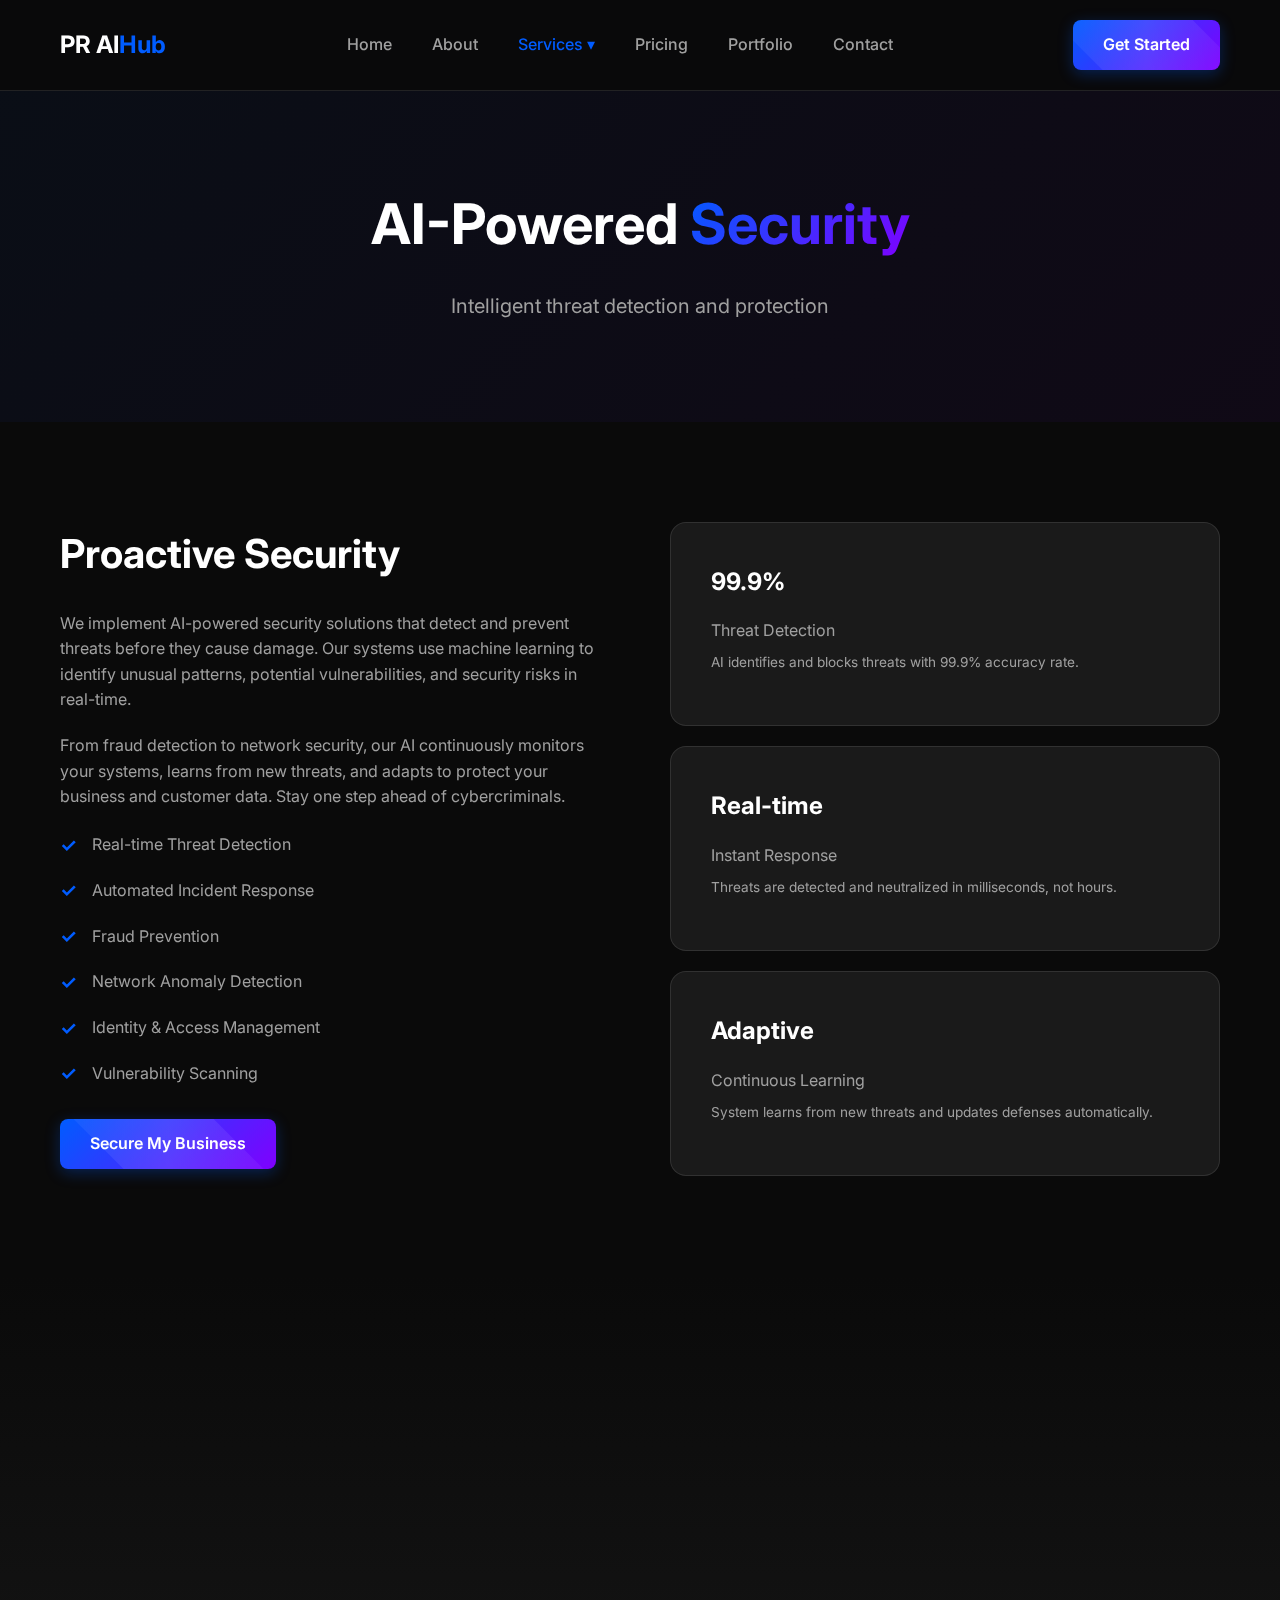
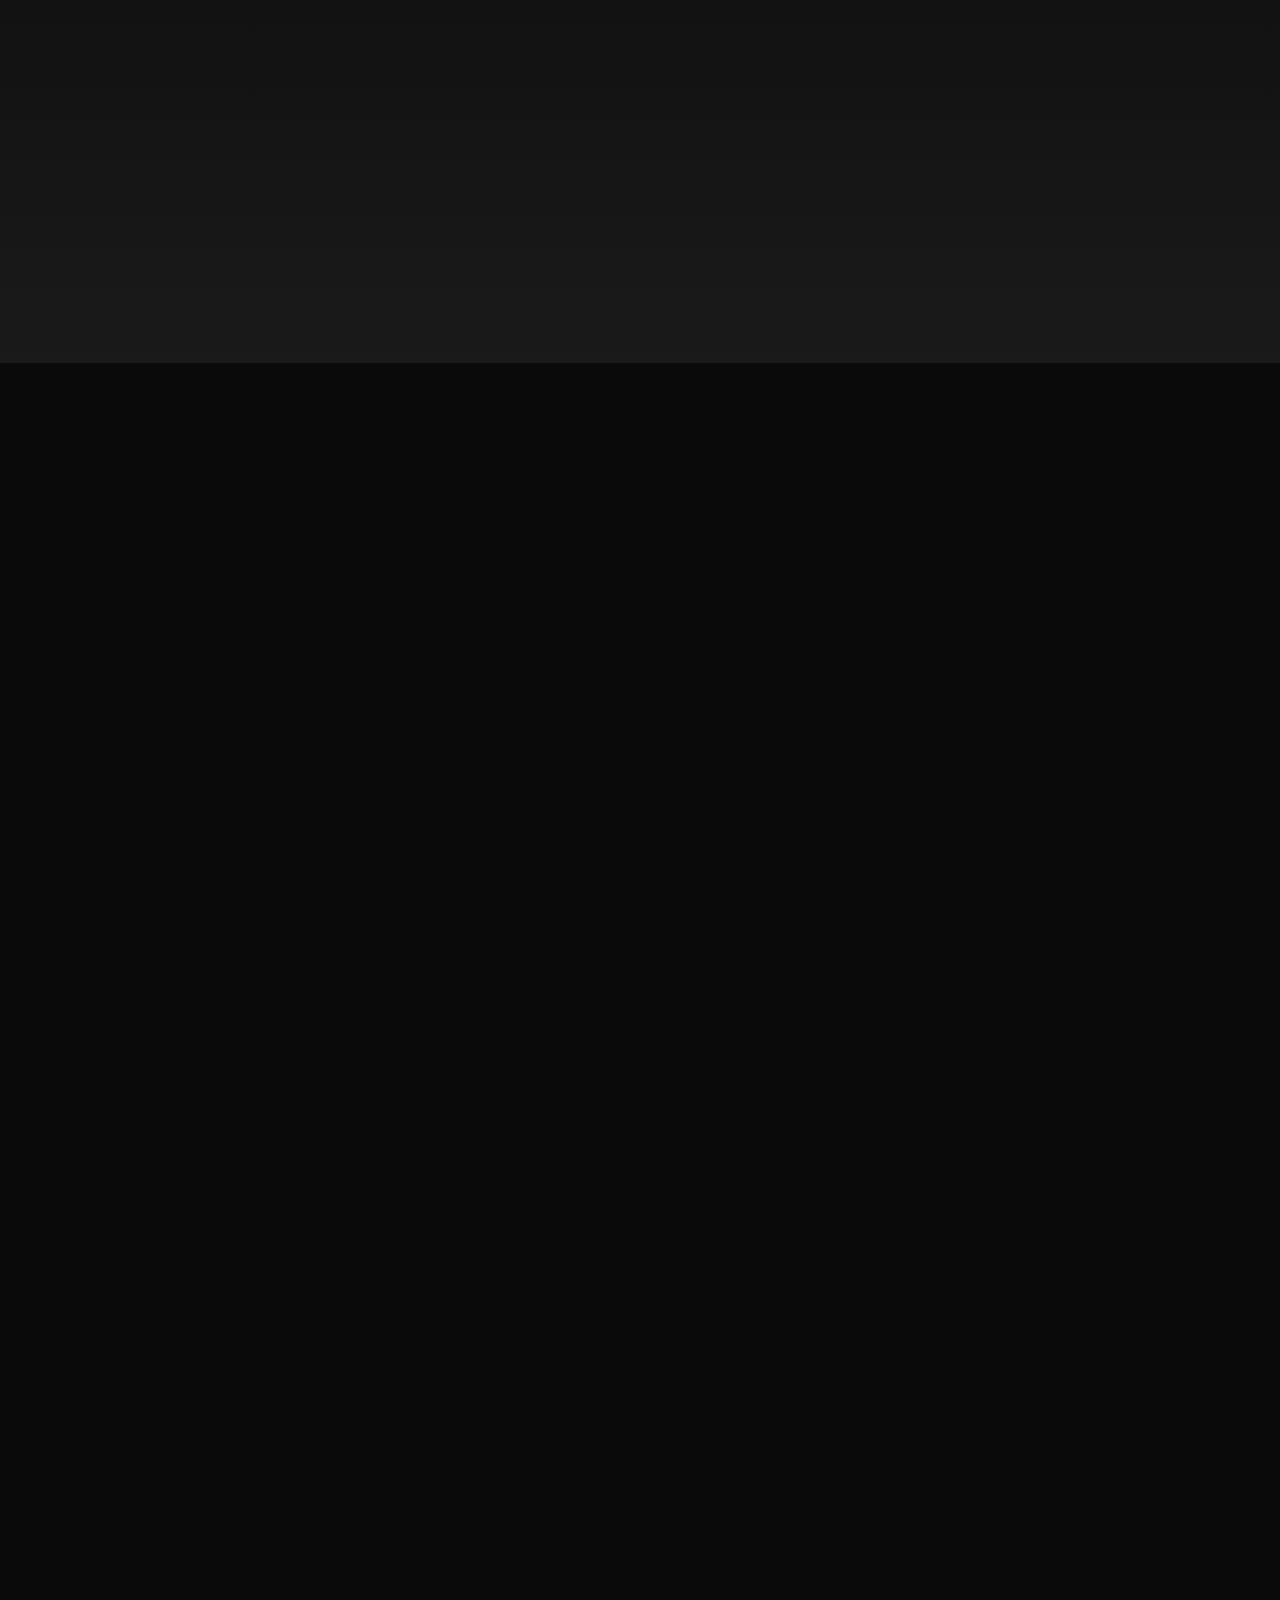
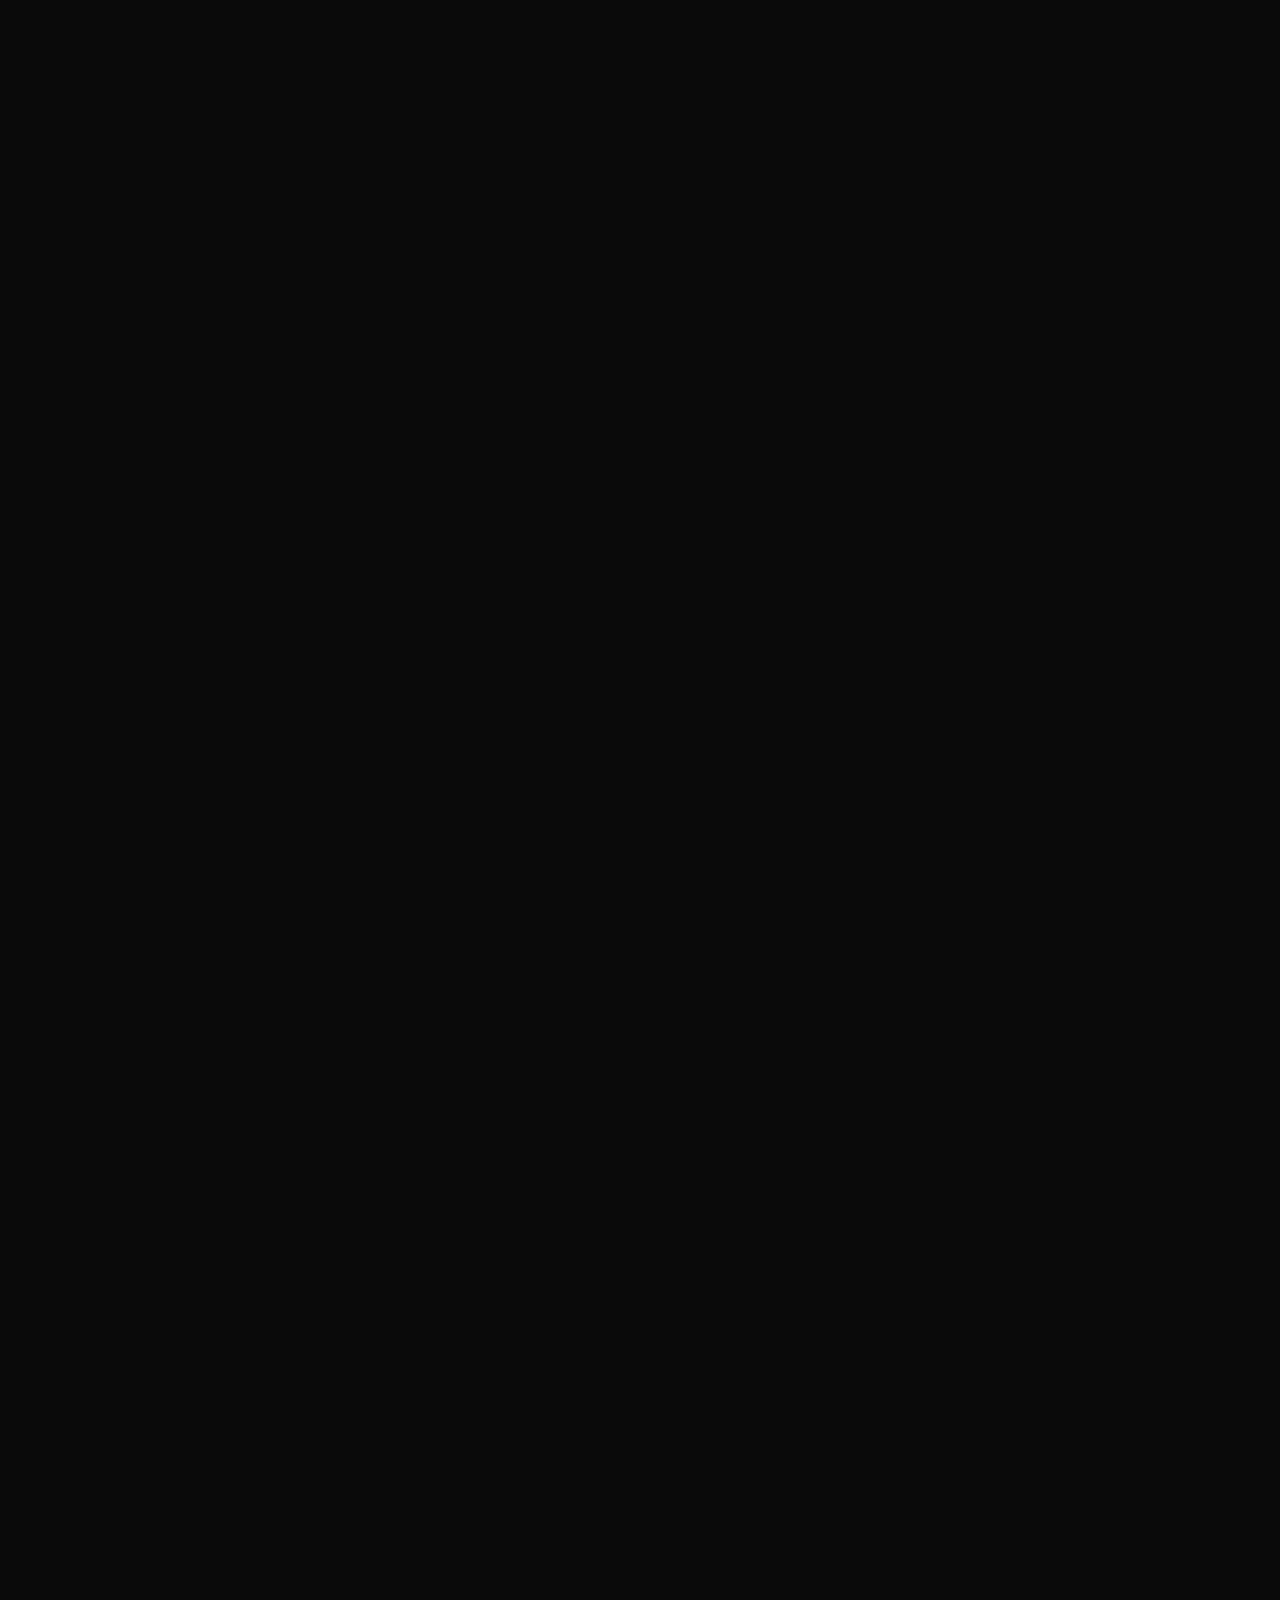
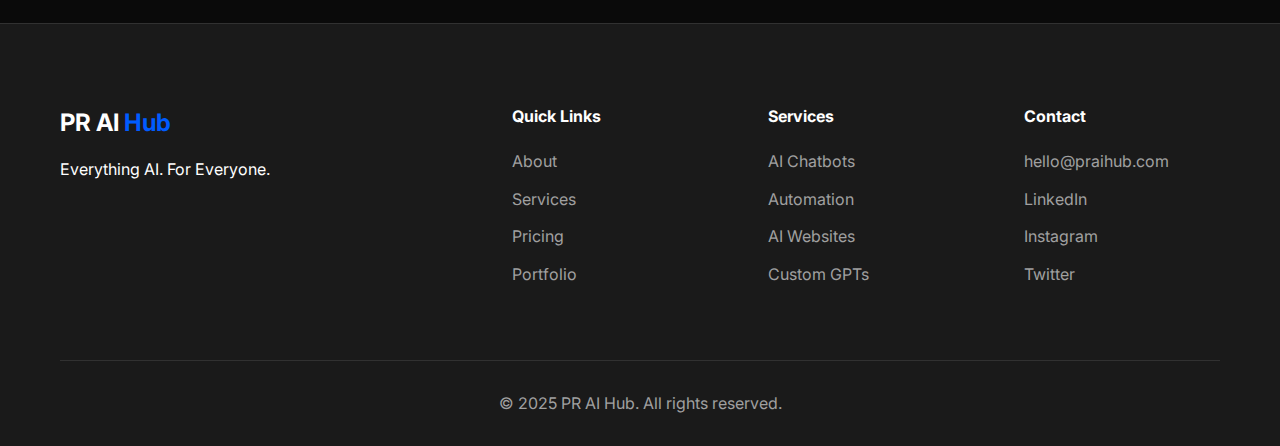
<file: service-security.html>
<!DOCTYPE html>
<html lang="en">

<head>
    <meta charset="UTF-8">
    <meta name="viewport" content="width=device-width, initial-scale=1.0">
    <title>AI Security | PR AI Hub</title>
    <link rel="preconnect" href="https://fonts.googleapis.com">
    <link rel="preconnect" href="https://fonts.gstatic.com" crossorigin>
    <link href="https://fonts.googleapis.com/css2?family=Inter:wght@300;400;500;600;700;800&display=swap"
        rel="stylesheet">
    <link rel="stylesheet" href="css/style.css">
    <link rel="stylesheet" href="css/animations.css">
    <link rel="stylesheet" href="css/service-pages.css">
    <link href="https://unpkg.com/aos@2.3.1/dist/aos.css" rel="stylesheet">
</head>

<body>
    <header class="header">
        <div class="container">
            <nav class="navbar">
                <a href="index.html" class="logo"><span class="logo-text">PR AI</span><span
                        class="logo-highlight">Hub</span></a>
                <ul class="nav-menu">
                    <li><a href="index.html" class="nav-link">Home</a></li>
                    <li><a href="about.html" class="nav-link">About</a></li>
                    <li class="dropdown">
                        <a href="services.html" class="nav-link active">Services ▾</a>
                        <div class="dropdown-content">
                            <a href="service-chatbots.html" class="dropdown-item"><svg viewBox="0 0 24 24" fill="none"
                                    stroke="currentColor" stroke-width="2">
                                    <path
                                        d="M21 11.5a8.38 8.38 0 0 1-.9 3.8 8.5 8.5 0 0 1-7.6 4.7 8.38 8.38 0 0 1-3.8-.9L3 21l1.9-5.7a8.38 8.38 0 0 1-.9-3.8 8.5 8.5 0 0 1 4.7-7.6 8.38 8.38 0 0 1 3.8-.9h.5a8.48 8.48 0 0 1 8 8v.5z">
                                    </path>
                                </svg><span>AI Chatbots</span></a>
                            <a href="service-automation.html" class="dropdown-item"><svg viewBox="0 0 24 24" fill="none"
                                    stroke="currentColor" stroke-width="2">
                                    <polyline points="16 18 22 12 16 6"></polyline>
                                    <polyline points="8 6 2 12 8 18"></polyline>
                                </svg><span>Automation</span></a>
                            <a href="service-websites.html" class="dropdown-item"><svg viewBox="0 0 24 24" fill="none"
                                    stroke="currentColor" stroke-width="2">
                                    <rect x="3" y="3" width="18" height="18" rx="2" ry="2"></rect>
                                    <line x1="3" y1="9" x2="21" y2="9"></line>
                                    <line x1="9" y1="21" x2="9" y2="9"></line>
                                </svg><span>AI Websites</span></a>
                            <a href="service-3d.html" class="dropdown-item"><svg viewBox="0 0 24 24" fill="none"
                                    stroke="currentColor" stroke-width="2">
                                    <path
                                        d="M21 16V8a2 2 0 0 0-1-1.73l-7-4a2 2 0 0 0-2 0l-7 4A2 2 0 0 0 3 8v8a2 2 0 0 0 1 1.73l7 4a2 2 0 0 0 2 0l7-4A2 2 0 0 0 21 16z">
                                    </path>
                                    <polyline points="3.27 6.96 12 12.01 20.73 6.96"></polyline>
                                    <line x1="12" y1="22.08" x2="12" y2="12"></line>
                                </svg><span>3D Experiences</span></a>
                            <a href="service-gpt.html" class="dropdown-item"><svg viewBox="0 0 24 24" fill="none"
                                    stroke="currentColor" stroke-width="2">
                                    <path d="M12 2a10 10 0 1 0 10 10H12V2z"></path>
                                    <path d="M12 12L2.1 10.5"></path>
                                    <path d="M12 12V2a10 10 0 0 1 10 10"></path>
                                </svg><span>Custom GPTs</span></a>
                            <a href="service-dashboards.html" class="dropdown-item"><svg viewBox="0 0 24 24" fill="none"
                                    stroke="currentColor" stroke-width="2">
                                    <line x1="18" y1="20" x2="18" y2="10"></line>
                                    <line x1="12" y1="20" x2="12" y2="4"></line>
                                    <line x1="6" y1="20" x2="6" y2="14"></line>
                                </svg><span>Dashboards</span></a>
                            <a href="service-content.html" class="dropdown-item"><svg viewBox="0 0 24 24" fill="none"
                                    stroke="currentColor" stroke-width="2">
                                    <path d="M11 4H4a2 2 0 0 0-2 2v14a2 2 0 0 0 2 2h14a2 2 0 0 0 2-2v-7"></path>
                                    <path d="M18.5 2.5a2.121 2.121 0 0 1 3 3L12 15l-4 1 1-4 9.5-9.5z"></path>
                                </svg><span>Content Gen</span></a>
                            <a href="service-marketing.html" class="dropdown-item"><svg viewBox="0 0 24 24" fill="none"
                                    stroke="currentColor" stroke-width="2">
                                    <path d="M23 6l-9.5 9.5-5-5L1 18"></path>
                                    <path d="M17 6h6v6"></path>
                                </svg><span>Marketing</span></a>
                            <a href="service-security.html" class="dropdown-item"><svg viewBox="0 0 24 24" fill="none"
                                    stroke="currentColor" stroke-width="2">
                                    <rect x="3" y="11" width="18" height="11" rx="2" ry="2"></rect>
                                    <path d="M7 11V7a5 5 0 0 1 10 0v4"></path>
                                </svg><span>Security</span></a>
                        </div>
                    </li>
                    <li><a href="pricing.html" class="nav-link">Pricing</a></li>
                    <li><a href="portfolio.html" class="nav-link">Portfolio</a></li>
                    <li><a href="contact.html" class="nav-link">Contact</a></li>
                </ul>
                <a href="contact.html" class="btn btn-primary">Get Started</a>
                <button class="mobile-toggle"><span></span><span></span><span></span></button>
            </nav>
        </div>
    </header>

    <section class="page-hero">
        <div class="container">
            <h1 data-aos="fade-up">AI-Powered <span class="gradient-text">Security</span></h1>
            <p data-aos="fade-up" data-aos-delay="100">Intelligent threat detection and protection</p>
        </div>
    </section>

    <section class="about-content">
        <div class="container">
            <div class="about-grid">
                <div class="about-text" data-aos="fade-right">
                    <h2>Proactive Security</h2>
                    <p>We implement AI-powered security solutions that detect and prevent threats before they cause
                        damage. Our systems use machine learning to identify unusual patterns, potential
                        vulnerabilities, and security risks in real-time.</p>
                    <p>From fraud detection to network security, our AI continuously monitors your systems, learns from
                        new threats, and adapts to protect your business and customer data. Stay one step ahead of
                        cybercriminals.</p>
                    <ul class="why-list">
                        <li>Real-time Threat Detection</li>
                        <li>Automated Incident Response</li>
                        <li>Fraud Prevention</li>
                        <li>Network Anomaly Detection</li>
                        <li>Identity & Access Management</li>
                        <li>Vulnerability Scanning</li>
                    </ul>
                    <a href="contact.html" class="btn btn-primary">Secure My Business</a>
                </div>
                <div class="about-stats" data-aos="fade-left">
                    <div class="service-card">
                        <h3>99.9%</h3>
                        <p>Threat Detection</p>
                        <span
                            style="font-size: 0.85rem; color: var(--text-muted); display: block; margin-top: 8px; line-height: 1.4;">AI
                            identifies and blocks threats with 99.9% accuracy rate.</span>
                    </div>
                    <div class="service-card">
                        <h3>Real-time</h3>
                        <p>Instant Response</p>
                        <span
                            style="font-size: 0.85rem; color: var(--text-muted); display: block; margin-top: 8px; line-height: 1.4;">Threats
                            are detected and neutralized in milliseconds, not hours.</span>
                    </div>
                    <div class="service-card">
                        <h3>Adaptive</h3>
                        <p>Continuous Learning</p>
                        <span
                            style="font-size: 0.85rem; color: var(--text-muted); display: block; margin-top: 8px; line-height: 1.4;">System
                            learns from new threats and updates defenses automatically.</span>
                    </div>
                </div>
            </div>
        </div>
    </section>

    <section class="benefits-section">
        <div class="container">
            <h2 class="section-title text-center" data-aos="fade-up">Why Choose <span class="gradient-text">Us?</span>
            </h2>
            <div class="benefits-grid">
                <div class="benefit-item" data-aos="fade-up" data-aos-delay="100">
                    <div class="benefit-icon">
                        <svg width="48" height="48" viewBox="0 0 48 48" fill="none">
                            <circle cx="24" cy="24" r="24" fill="url(#grad-rocket)" />
                            <!-- Shield icon -->
                            <path d="M24 8L14 12V20C14 27 18 32 24 36C30 32 34 27 34 20V12L24 8Z" fill="white" />
                            <path d="M19 22L22 25L29 18" stroke="url(#grad-rocket)" stroke-width="2.5"
                                stroke-linecap="round" stroke-linejoin="round" />
                            <defs>
                                <linearGradient id="grad-rocket" x1="0" y1="0" x2="48" y2="48">
                                    <stop stop-color="#005CFF" />
                                    <stop offset="1" stop-color="#7F00FF" />
                                </linearGradient>
                            </defs>
                        </svg>
                    </div>
                    <h3>Proactive Defense</h3>
                    <p>Stop attacks before they happen. AI predicts and blocks threats based on behavioral patterns.</p>
                </div>
                <div class="benefit-item" data-aos="fade-up" data-aos-delay="200">
                    <div class="benefit-icon">
                        <svg width="48" height="48" viewBox="0 0 48 48" fill="none">
                            <circle cx="24" cy="24" r="24" fill="url(#grad-quality)" />
                            <!-- Filter/precision icon -->
                            <path d="M12 12H36L28 22V32L20 28V22L12 12Z" fill="white" />
                            <circle cx="24" cy="17" r="2" fill="url(#grad-quality)" />
                            <defs>
                                <linearGradient id="grad-quality" x1="0" y1="0" x2="48" y2="48">
                                    <stop stop-color="#7F00FF" />
                                    <stop offset="1" stop-color="#00FFFF" />
                                </linearGradient>
                            </defs>
                        </svg>
                    </div>
                    <h3>Reduced False Positives</h3>
                    <p>Advanced machine learning distinguishes between legitimate user behavior and actual threats with
                        high precision.</p>
                </div>
                <div class="benefit-item" data-aos="fade-up" data-aos-delay="300">
                    <div class="benefit-icon">
                        <svg width="48" height="48" viewBox="0 0 48 48" fill="none">
                            <circle cx="24" cy="24" r="24" fill="url(#grad-support)" />
                            <!-- 24/7 clock icon -->
                            <circle cx="24" cy="24" r="10" fill="none" stroke="white" stroke-width="2" />
                            <path d="M24 16V24L28 28" stroke="white" stroke-width="2" stroke-linecap="round" />
                            <text x="18" y="14" fill="white" font-size="8" font-weight="bold">24</text>
                            <text x="28" y="36" fill="white" font-size="8" font-weight="bold">7</text>
                            <defs>
                                <linearGradient id="grad-support" x1="0" y1="0" x2="48" y2="48">
                                    <stop stop-color="#005CFF" />
                                    <stop offset="1" stop-color="#00FFFF" />
                                </linearGradient>
                            </defs>
                        </svg>
                    </div>
                    <h3>24/7 Monitoring</h3>
                    <p>AI never sleeps. Your systems are monitored around the clock, ensuring protection at all times.
                    </p>
                </div>
                <div class="benefit-item" data-aos="fade-up" data-aos-delay="400">
                    <div class="benefit-icon">
                        <svg width="48" height="48" viewBox="0 0 48 48" fill="none">
                            <circle cx="24" cy="24" r="24" fill="url(#grad-scalable)" />
                            <!-- Lightning/automated response -->
                            <path d="M26 10L16 24H24L22 38L32 24H24L26 10Z" fill="white" />
                            <defs>
                                <linearGradient id="grad-scalable" x1="0" y1="0" x2="48" y2="48">
                                    <stop stop-color="#00FFFF" />
                                    <stop offset="1" stop-color="#005CFF" />
                                </linearGradient>
                            </defs>
                        </svg>
                    </div>
                    <h3>Automated Response</h3>
                    <p>Instantly block suspicious IP addresses, lock compromised accounts, and isolate infected systems
                        automatically.</p>
                </div>
                <div class="benefit-item" data-aos="fade-up" data-aos-delay="500">
                    <div class="benefit-icon">
                        <svg width="48" height="48" viewBox="0 0 48 48" fill="none">
                            <circle cx="24" cy="24" r="24" fill="url(#grad-secure)" />
                            <!-- Compliance/checkmark badge -->
                            <circle cx="24" cy="24" r="12" fill="white" />
                            <path d="M19 24L22 27L29 20" stroke="url(#grad-secure)" stroke-width="3"
                                stroke-linecap="round" stroke-linejoin="round" />
                            <defs>
                                <linearGradient id="grad-secure" x1="0" y1="0" x2="48" y2="48">
                                    <stop stop-color="#7F00FF" />
                                    <stop offset="1" stop-color="#005CFF" />
                                </linearGradient>
                            </defs>
                        </svg>
                    </div>
                    <h3>Compliance</h3>
                    <p>Ensure your business meets industry security standards (GDPR, HIPAA, PCI-DSS) with automated
                        compliance checks.</p>
                </div>
                <div class="benefit-item" data-aos="fade-up" data-aos-delay="600">
                    <div class="benefit-icon">
                        <svg width="48" height="48" viewBox="0 0 48 48" fill="none">
                            <circle cx="24" cy="24" r="24" fill="url(#grad-roi)" />
                            <path d="M12 32L18 26L24 30L36 18" stroke="white" stroke-width="3" fill="none"
                                stroke-linecap="round" />
                            <circle cx="12" cy="32" r="3" fill="white" />
                            <circle cx="18" cy="26" r="3" fill="white" />
                            <circle cx="24" cy="30" r="3" fill="white" />
                            <circle cx="36" cy="18" r="3" fill="white" />
                            <defs>
                                <linearGradient id="grad-roi" x1="0" y1="0" x2="48" y2="48">
                                    <stop stop-color="#00FFFF" />
                                    <stop offset="1" stop-color="#7F00FF" />
                                </linearGradient>
                            </defs>
                        </svg>
                    </div>
                    <h3>Cost Savings</h3>
                    <p>Prevent costly data breaches and reduce the need for a large manual security operations center.
                    </p>
                </div>
            </div>
        </div>
    </section>

    <section class="features-section">
        <div class="container">
            <h2 class="section-title text-center" data-aos="fade-up">Key <span class="gradient-text">Features</span>
            </h2>
            <div class="features-grid">
                <div class="feature-box" data-aos="fade-up" data-aos-delay="100">
                    <h3>Behavioral Analysis</h3>
                    <p>AI learns the normal behavior of your users and systems to instantly spot anomalies that indicate
                        a threat.</p>
                </div>
                <div class="feature-box" data-aos="fade-up" data-aos-delay="200">
                    <h3>Phishing Protection</h3>
                    <p>Advanced email filtering that detects and blocks sophisticated phishing attempts and malicious
                        links.</p>
                </div>
                <div class="feature-box" data-aos="fade-up" data-aos-delay="300">
                    <h3>Endpoint Security</h3>
                    <p>Protect every device connected to your network (laptops, mobiles, servers) from malware and
                        ransomware.</p>
                </div>
                <div class="feature-box" data-aos="fade-up" data-aos-delay="400">
                    <h3>Zero Trust Architecture</h3>
                    <p>Implement a "never trust, always verify" security model that strictly controls access to your
                        resources.</p>
                </div>
                <div class="feature-box" data-aos="fade-up" data-aos-delay="500">
                    <h3>Dark Web Monitoring</h3>
                    <p>Scan the dark web for compromised credentials or leaked data related to your business.</p>
                </div>
                <div class="feature-box" data-aos="fade-up" data-aos-delay="600">
                    <h3>Security Dashboard</h3>
                    <p>A centralized view of your security posture, active threats, and compliance status in real-time.
                    </p>
                </div>
            </div>
        </div>
    </section>

    <section class="process-section">
        <div class="container">
            <h2 class="section-title text-center" data-aos="fade-up">How It <span class="gradient-text">Works</span>
            </h2>
            <div class="process-steps">
                <div class="process-step" data-aos="fade-up" data-aos-delay="100">
                    <div class="step-number">1</div>
                    <h3>Assessment</h3>
                    <p>We conduct a thorough security audit to identify vulnerabilities and risks in your current
                        infrastructure.</p>
                </div>
                <div class="process-step" data-aos="fade-up" data-aos-delay="200">
                    <div class="step-number">2</div>
                    <h3>Implementation</h3>
                    <p>We deploy AI security agents and configure firewalls, access controls, and monitoring tools.</p>
                </div>
                <div class="process-step" data-aos="fade-up" data-aos-delay="300">
                    <div class="step-number">3</div>
                    <h3>Learning</h3>
                    <p>The AI system baselines normal activity to understand your unique environment and traffic
                        patterns.</p>
                </div>
                <div class="process-step" data-aos="fade-up" data-aos-delay="400">
                    <div class="step-number">4</div>
                    <h3>Protection</h3>
                    <p>Active monitoring begins, with automated threat blocking and 24/7 support from our security team.
                    </p>
                </div>
            </div>
        </div>
    </section>

    <section class="use-cases-section">
        <div class="container">
            <h2 class="section-title text-center" data-aos="fade-up">Use <span class="gradient-text">Cases</span></h2>
            <div class="use-cases-grid">
                <div class="use-case-card" data-aos="fade-up" data-aos-delay="100">
                    <h3>Financial Services</h3>
                    <p>Detect fraudulent transactions in real-time and protect sensitive customer financial data.</p>
                </div>
                <div class="use-case-card" data-aos="fade-up" data-aos-delay="200">
                    <h3>Healthcare</h3>
                    <p>Secure patient records (EHR) and ensure HIPAA compliance while protecting against ransomware
                        attacks.</p>
                </div>
                <div class="use-case-card" data-aos="fade-up" data-aos-delay="300">
                    <h3>E-commerce</h3>
                    <p>Prevent account takeovers, credit card fraud, and bot attacks that can disrupt your online store.
                    </p>
                </div>
                <div class="use-case-card" data-aos="fade-up" data-aos-delay="400">
                    <h3>Remote Work</h3>
                    <p>Secure remote access for employees working from home, protecting corporate data on personal
                        networks.</p>
                </div>
                <div class="use-case-card" data-aos="fade-up" data-aos-delay="500">
                    <h3>Manufacturing</h3>
                    <p>Protect IoT devices and industrial control systems from cyber threats that could halt production.
                    </p>
                </div>
                <div class="use-case-card" data-aos="fade-up" data-aos-delay="600">
                    <h3>Legal Firms</h3>
                    <p>Safeguard confidential client information and privileged communications from unauthorized access.
                    </p>
                </div>
            </div>
        </div>
    </section>

    <section class="faq-section">
        <div class="container">
            <h2 class="section-title text-center" data-aos="fade-up">Frequently Asked <span
                    class="gradient-text">Questions</span></h2>
            <div class="faq-grid">
                <div class="faq-item" data-aos="fade-up">
                    <h3>Will it slow down my network?</h3>
                    <p>No. Our AI agents are lightweight and optimized for performance, ensuring minimal impact on
                        network speed and latency.</p>
                </div>
                <div class="faq-item" data-aos="fade-up">
                    <h3>Can it detect zero-day attacks?</h3>
                    <p>Yes. Because our AI looks for behavioral anomalies rather than just known signatures, it can
                        identify never-before-seen attacks.</p>
                </div>
                <div class="faq-item" data-aos="fade-up">
                    <h3>Is it hard to install?</h3>
                    <p>Installation is straightforward. We provide cloud-based deployment or on-premise options
                        depending on your needs.</p>
                </div>
                <div class="faq-item" data-aos="fade-up">
                    <h3>What happens if a threat is found?</h3>
                    <p>The system automatically blocks the threat and alerts your team (and ours). We provide a detailed
                        report and remediation steps.</p>
                </div>
                <div class="faq-item" data-aos="fade-up">
                    <h3>Do you offer compliance reporting?</h3>
                    <p>Yes, our dashboard generates automated reports for GDPR, HIPAA, PCI-DSS, and other regulatory
                        standards.</p>
                </div>
                <div class="faq-item" data-aos="fade-up">
                    <h3>Can I customize the security rules?</h3>
                    <p>Absolutely. While the AI handles most things automatically, you have full control to set custom
                        rules and whitelists.</p>
                </div>
            </div>
        </div>
    </section>

    <footer class="footer">
        <div class="container">
            <div class="footer-content">
                <div class="footer-col">
                    <h3 class="footer-logo">PR AI <span>Hub</span></h3>
                    <p>Everything AI. For Everyone.</p>
                </div>
                <div class="footer-col">
                    <h4>Quick Links</h4>
                    <ul>
                        <li><a href="about.html">About</a></li>
                        <li><a href="services.html">Services</a></li>
                        <li><a href="pricing.html">Pricing</a></li>
                        <li><a href="portfolio.html">Portfolio</a></li>
                    </ul>
                </div>
                <div class="footer-col">
                    <h4>Services</h4>
                    <ul>
                        <li><a href="services.html">AI Chatbots</a></li>
                        <li><a href="services.html">Automation</a></li>
                        <li><a href="services.html">AI Websites</a></li>
                        <li><a href="services.html">Custom GPTs</a></li>
                    </ul>
                </div>
                <div class="footer-col">
                    <h4>Contact</h4>
                    <ul>
                        <li><a href="mailto:hello@praihub.com">hello@praihub.com</a></li>
                        <li><a href="#">LinkedIn</a></li>
                        <li><a href="#">Instagram</a></li>
                        <li><a href="#">Twitter</a></li>
                    </ul>
                </div>
            </div>
            <div class="footer-bottom">
                <p>&copy; 2025 PR AI Hub. All rights reserved.</p>
            </div>
        </div>
    </footer>

    <script src="https://unpkg.com/aos@2.3.1/dist/aos.js"></script>
    <script src="js/main.js"></script>
</body>

</html>
</file>
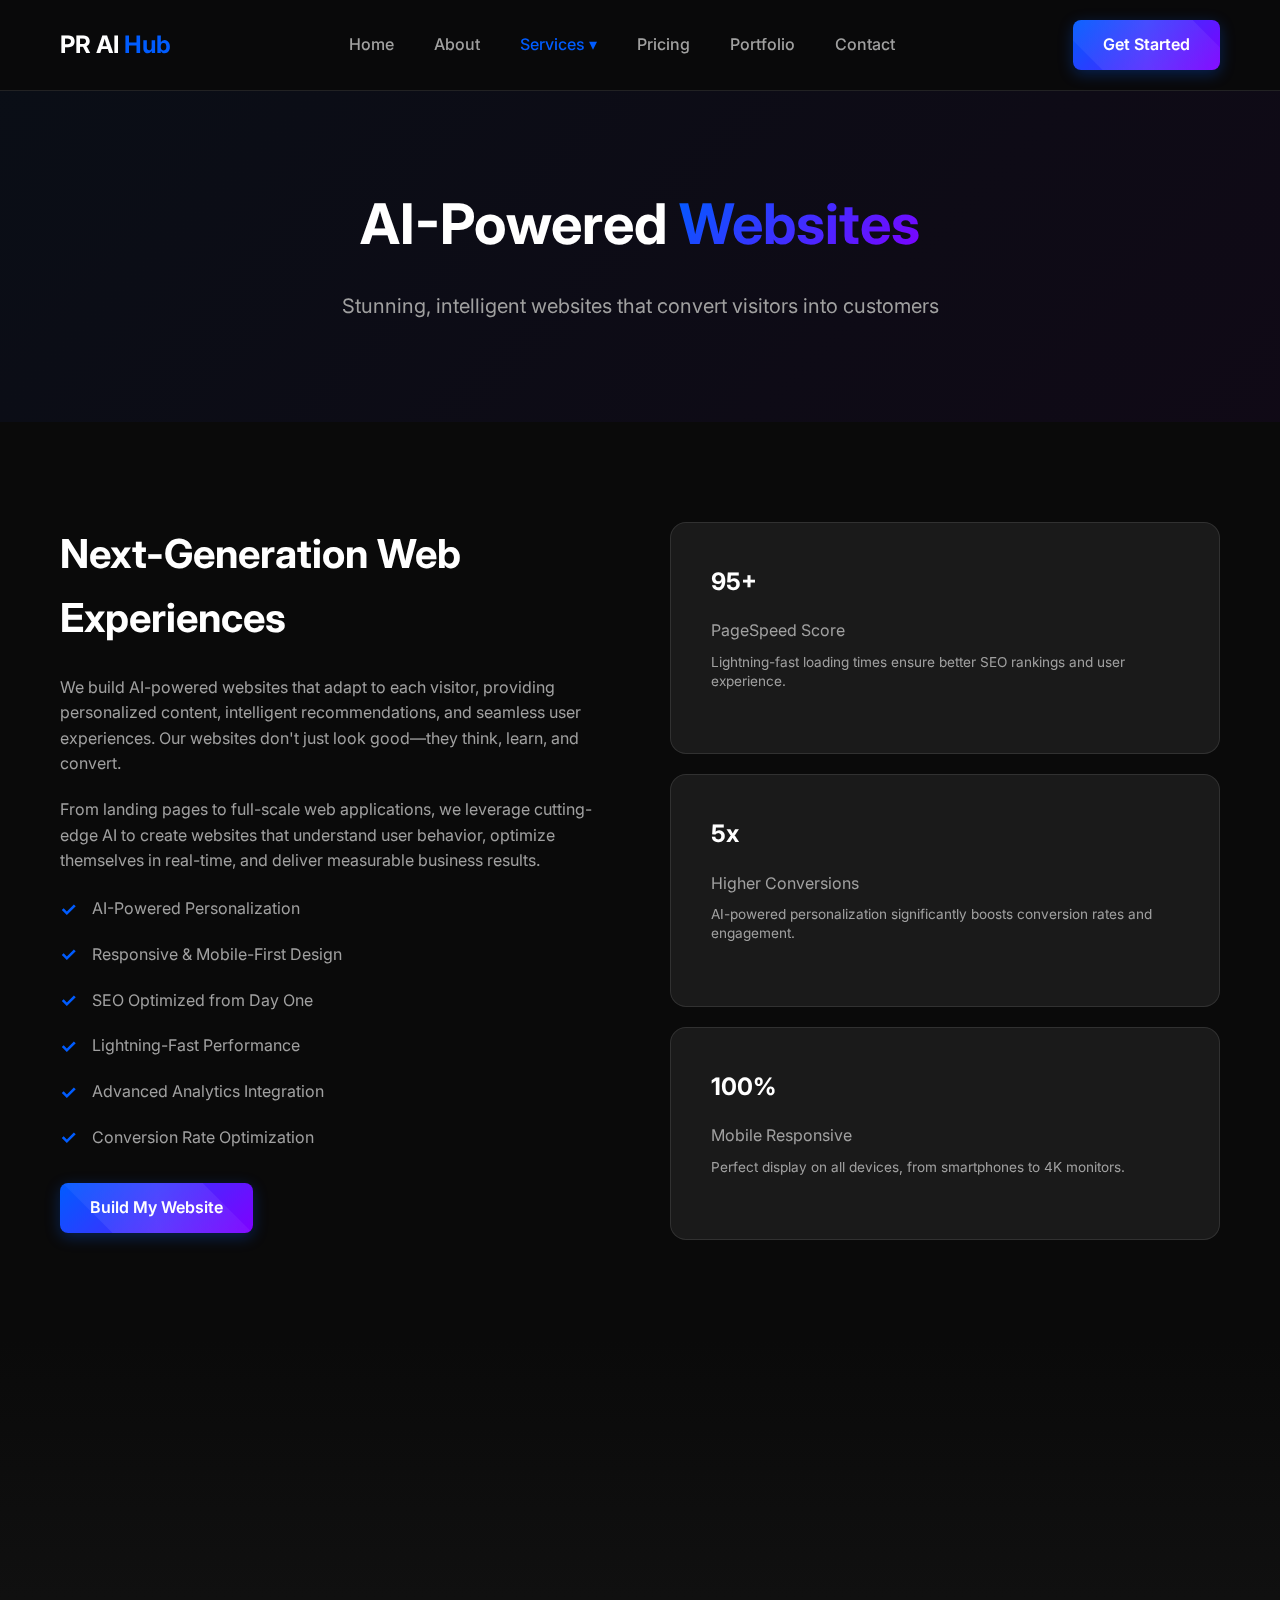
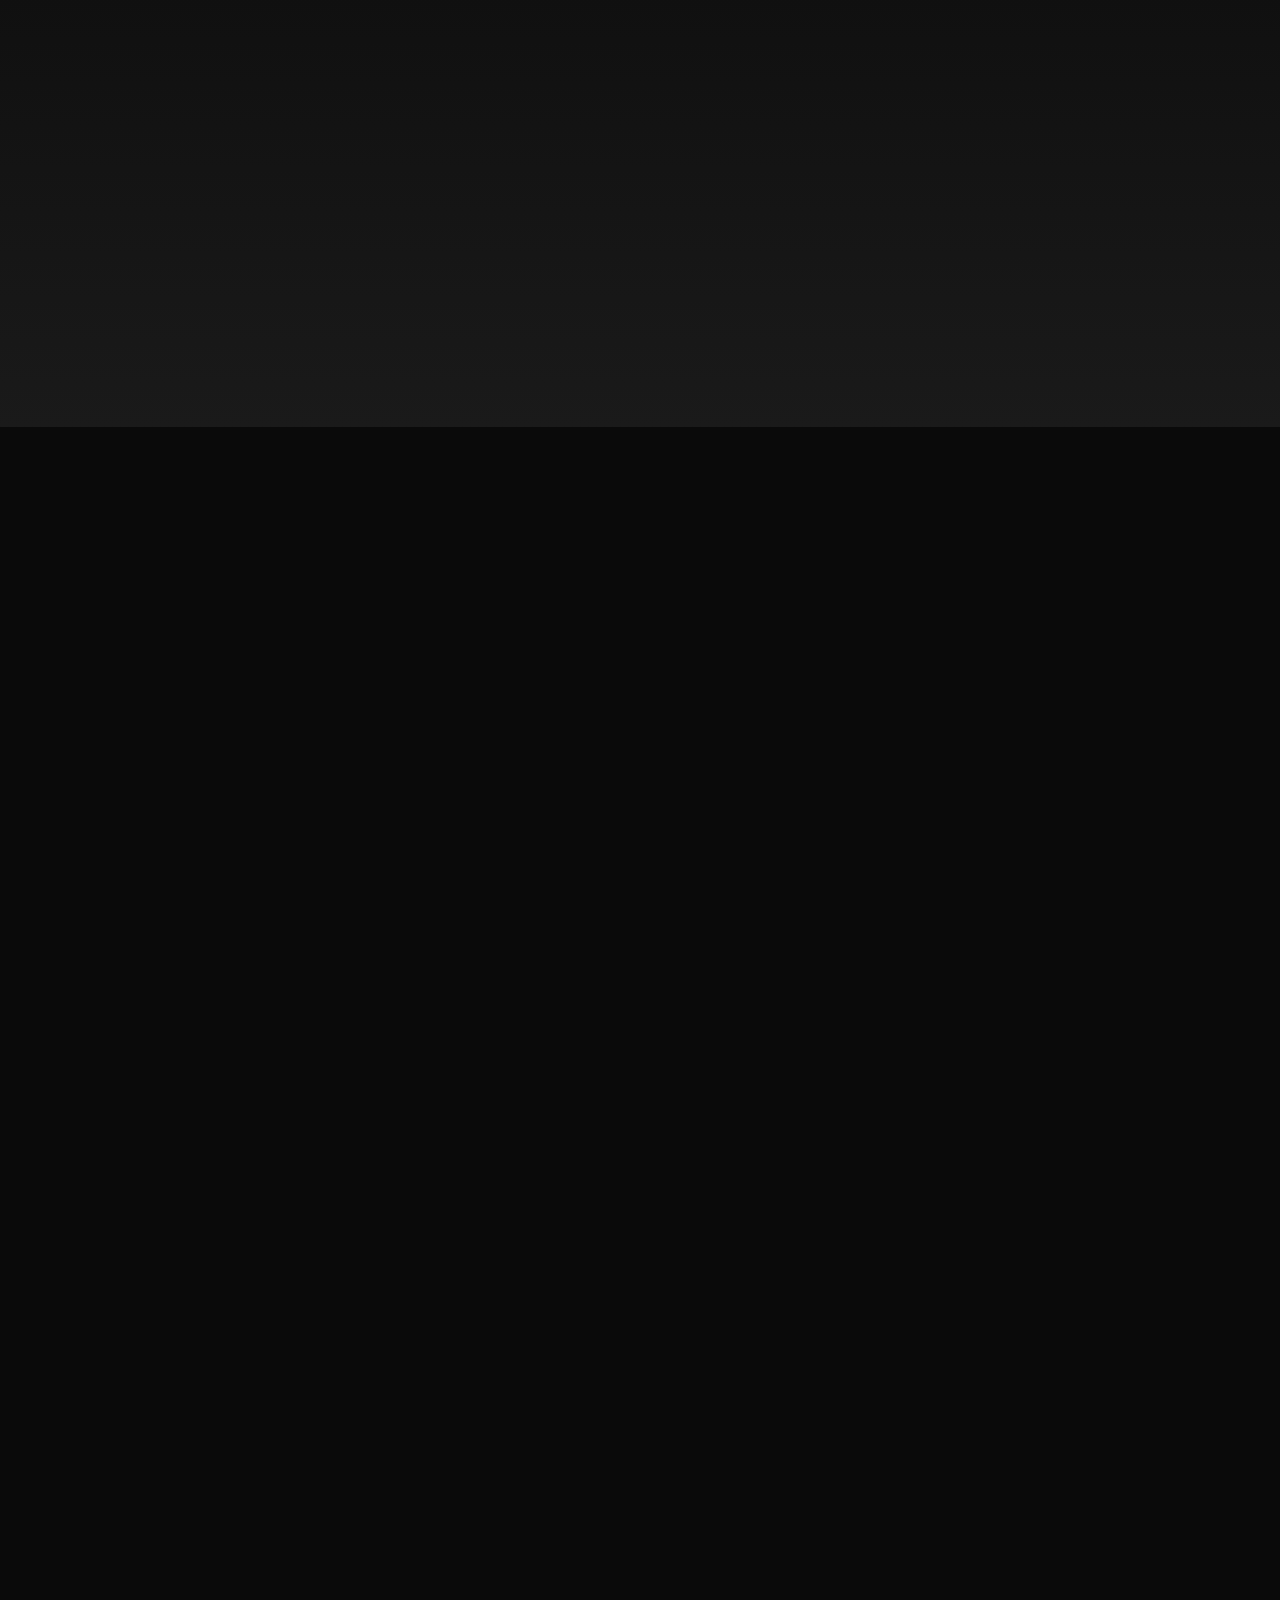
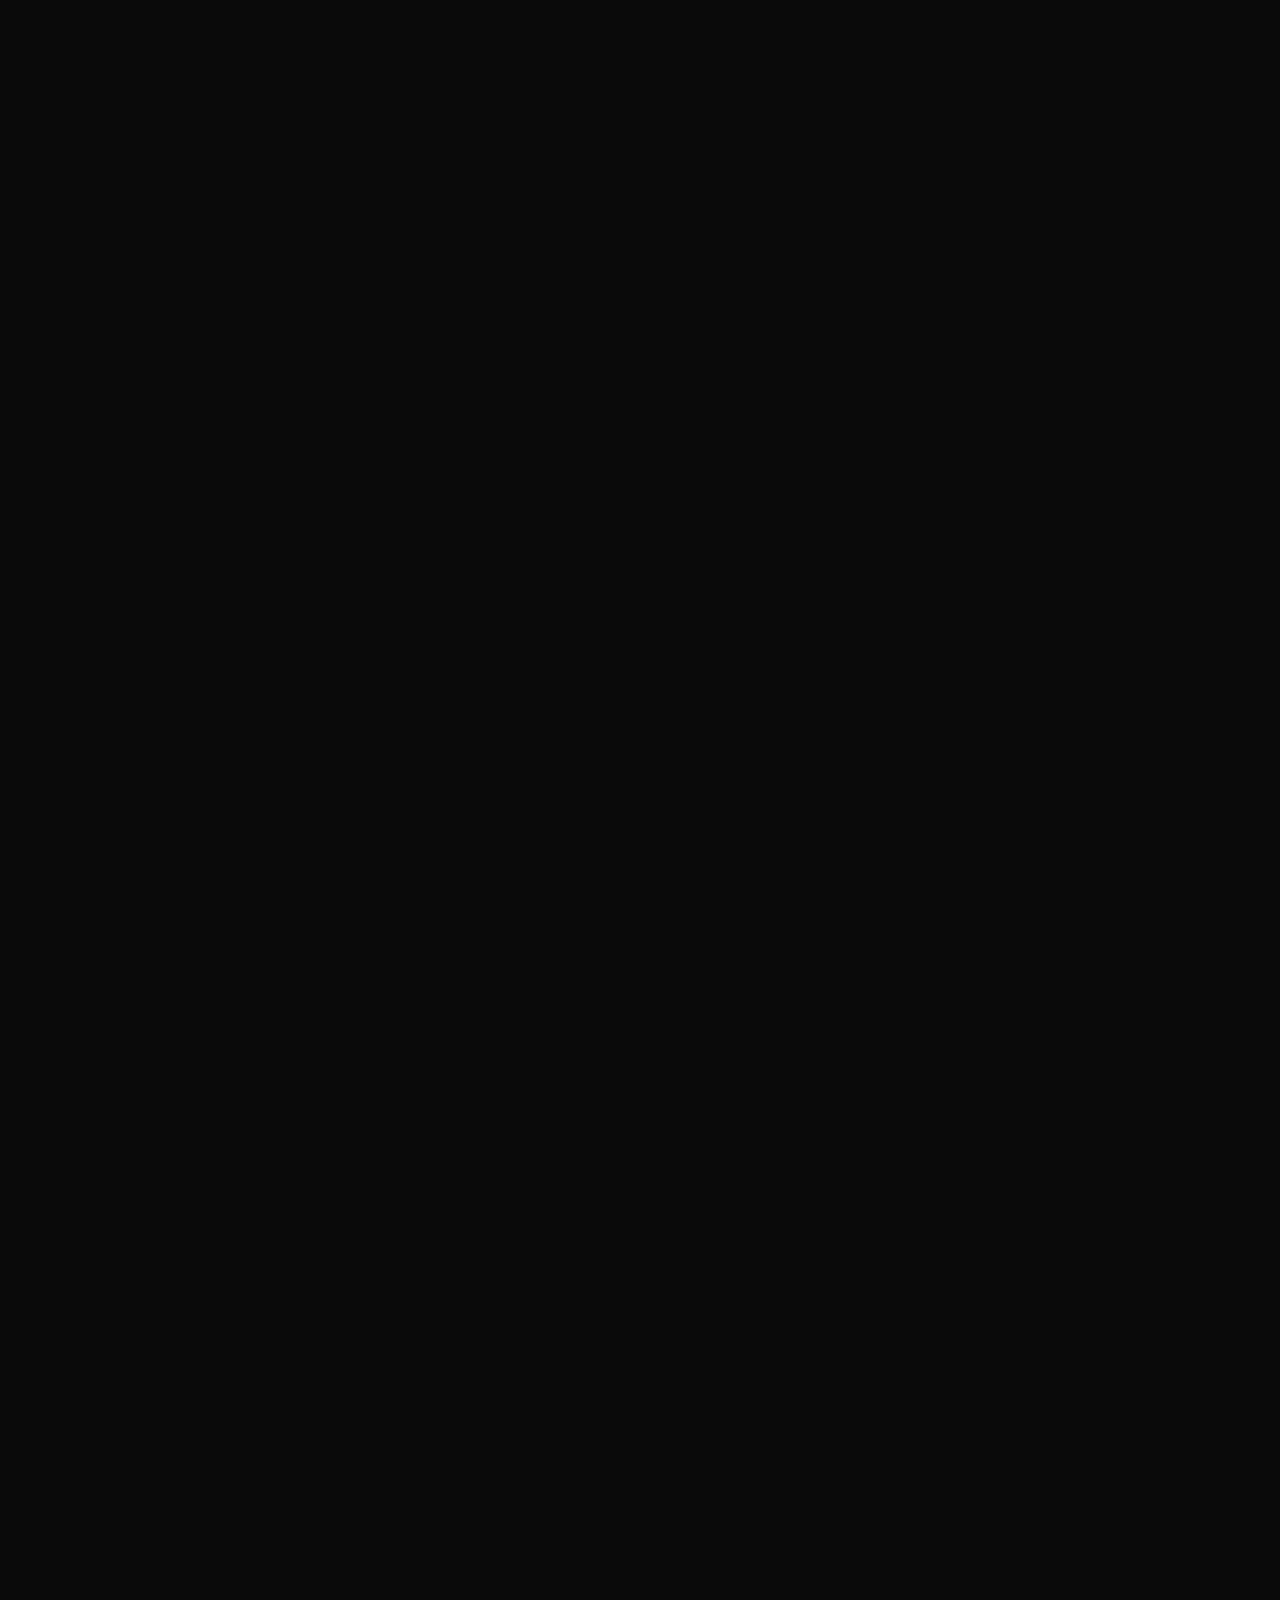
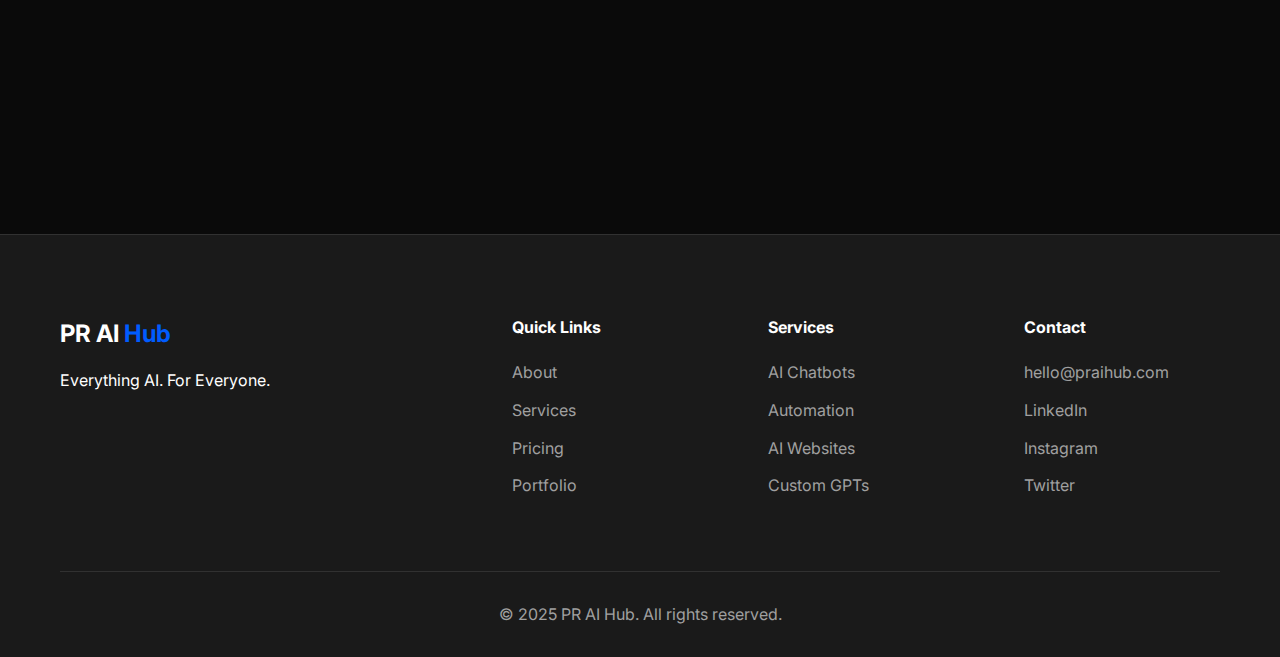
<file: service-websites.html>
<!DOCTYPE html>
<html lang="en">

<head>
    <meta charset="UTF-8">
    <meta name="viewport" content="width=device-width, initial-scale=1.0">
    <title>AI Websites | PR AI Hub</title>

    <!-- Fonts -->
    <link rel="preconnect" href="https://fonts.googleapis.com">
    <link rel="preconnect" href="https://fonts.gstatic.com" crossorigin>
    <link href="https://fonts.googleapis.com/css2?family=Inter:wght@300;400;500;600;700;800&display=swap"
        rel="stylesheet">

    <!-- CSS -->
    <link rel="stylesheet" href="css/style.css">
    <link rel="stylesheet" href="css/animations.css">
    <link rel="stylesheet" href="css/service-pages.css">

    <!-- AOS Animation -->
    <link href="https://unpkg.com/aos@2.3.1/dist/aos.css" rel="stylesheet">
</head>

<body>
    <header class="header">
        <div class="container">
            <nav class="navbar">
                <a href="index.html" class="logo">
                    <span class="logo-text">PR AI</span>
                    <span class="logo-highlight">Hub</span>
                </a>
                <ul class="nav-menu">
                    <li><a href="index.html" class="nav-link">Home</a></li>
                    <li><a href="about.html" class="nav-link">About</a></li>
                    <li class="dropdown">
                        <a href="services.html" class="nav-link active">Services ▾</a>
                        <div class="dropdown-content">
                            <a href="service-chatbots.html" class="dropdown-item">
                                <svg viewBox="0 0 24 24" fill="none" stroke="currentColor" stroke-width="2">
                                    <path
                                        d="M21 11.5a8.38 8.38 0 0 1-.9 3.8 8.5 8.5 0 0 1-7.6 4.7 8.38 8.38 0 0 1-3.8-.9L3 21l1.9-5.7a8.38 8.38 0 0 1-.9-3.8 8.5 8.5 0 0 1 4.7-7.6 8.38 8.38 0 0 1 3.8-.9h.5a8.48 8.48 0 0 1 8 8v.5z">
                                    </path>
                                </svg>
                                <span>AI Chatbots</span>
                            </a>
                            <a href="service-automation.html" class="dropdown-item">
                                <svg viewBox="0 0 24 24" fill="none" stroke="currentColor" stroke-width="2">
                                    <polyline points="16 18 22 12 16 6"></polyline>
                                    <polyline points="8 6 2 12 8 18"></polyline>
                                </svg>
                                <span>Automation</span>
                            </a>
                            <a href="service-websites.html" class="dropdown-item">
                                <svg viewBox="0 0 24 24" fill="none" stroke="currentColor" stroke-width="2">
                                    <rect x="3" y="3" width="18" height="18" rx="2" ry="2"></rect>
                                    <line x1="3" y1="9" x2="21" y2="9"></line>
                                    <line x1="9" y1="21" x2="9" y2="9"></line>
                                </svg>
                                <span>AI Websites</span>
                            </a>
                            <a href="service-3d.html" class="dropdown-item">
                                <svg viewBox="0 0 24 24" fill="none" stroke="currentColor" stroke-width="2">
                                    <path
                                        d="M21 16V8a2 2 0 0 0-1-1.73l-7-4a2 2 0 0 0-2 0l-7 4A2 2 0 0 0 3 8v8a2 2 0 0 0 1 1.73l7 4a2 2 0 0 0 2 0l7-4A2 2 0 0 0 21 16z">
                                    </path>
                                    <polyline points="3.27 6.96 12 12.01 20.73 6.96"></polyline>
                                    <line x1="12" y1="22.08" x2="12" y2="12"></line>
                                </svg>
                                <span>3D Experiences</span>
                            </a>
                            <a href="service-gpt.html" class="dropdown-item">
                                <svg viewBox="0 0 24 24" fill="none" stroke="currentColor" stroke-width="2">
                                    <path d="M12 2a10 10 0 1 0 10 10H12V2z"></path>
                                    <path d="M12 12L2.1 10.5"></path>
                                    <path d="M12 12V2a10 10 0 0 1 10 10"></path>
                                </svg>
                                <span>Custom GPTs</span>
                            </a>
                            <a href="service-dashboards.html" class="dropdown-item">
                                <svg viewBox="0 0 24 24" fill="none" stroke="currentColor" stroke-width="2">
                                    <line x1="18" y1="20" x2="18" y2="10"></line>
                                    <line x1="12" y1="20" x2="12" y2="4"></line>
                                    <line x1="6" y1="20" x2="6" y2="14"></line>
                                </svg>
                                <span>Dashboards</span>
                            </a>
                            <a href="service-content.html" class="dropdown-item">
                                <svg viewBox="0 0 24 24" fill="none" stroke="currentColor" stroke-width="2">
                                    <path d="M11 4H4a2 2 0 0 0-2 2v14a2 2 0 0 0 2 2h14a2 2 0 0 0 2-2v-7"></path>
                                    <path d="M18.5 2.5a2.121 2.121 0 0 1 3 3L12 15l-4 1 1-4 9.5-9.5z"></path>
                                </svg>
                                <span>Content Gen</span>
                            </a>
                            <a href="service-marketing.html" class="dropdown-item">
                                <svg viewBox="0 0 24 24" fill="none" stroke="currentColor" stroke-width="2">
                                    <path d="M23 6l-9.5 9.5-5-5L1 18"></path>
                                    <path d="M17 6h6v6"></path>
                                </svg>
                                <span>Marketing</span>
                            </a>
                            <a href="service-security.html" class="dropdown-item">
                                <svg viewBox="0 0 24 24" fill="none" stroke="currentColor" stroke-width="2">
                                    <rect x="3" y="11" width="18" height="11" rx="2" ry="2"></rect>
                                    <path d="M7 11V7a5 5 0 0 1 10 0v4"></path>
                                </svg>
                                <span>Security</span>
                            </a>
                        </div>
                    </li>
                    <li><a href="pricing.html" class="nav-link">Pricing</a></li>
                    <li><a href="portfolio.html" class="nav-link">Portfolio</a></li>
                    <li><a href="contact.html" class="nav-link">Contact</a></li>
                </ul>
                <a href="contact.html" class="btn btn-primary">Get Started</a>
                <button class="mobile-toggle">
                    <span></span>
                    <span></span>
                    <span></span>
                </button>
            </nav>
        </div>
    </header>

    <section class="page-hero">
        <div class="container">
            <h1 data-aos="fade-up">AI-Powered <span class="gradient-text">Websites</span></h1>
            <p data-aos="fade-up" data-aos-delay="100">Stunning, intelligent websites that convert visitors into
                customers</p>
        </div>
    </section>

    <section class="about-content">
        <div class="container">
            <div class="about-grid">
                <div class="about-text" data-aos="fade-right">
                    <h2>Next-Generation Web Experiences</h2>
                    <p>We build AI-powered websites that adapt to each visitor, providing personalized content,
                        intelligent recommendations, and seamless user experiences. Our websites don't just look
                        good—they think, learn, and convert.</p>
                    <p>From landing pages to full-scale web applications, we leverage cutting-edge AI to create websites
                        that understand user behavior, optimize themselves in real-time, and deliver measurable business
                        results.</p>
                    <ul class="why-list">
                        <li>AI-Powered Personalization</li>
                        <li>Responsive & Mobile-First Design</li>
                        <li>SEO Optimized from Day One</li>
                        <li>Lightning-Fast Performance</li>
                        <li>Advanced Analytics Integration</li>
                        <li>Conversion Rate Optimization</li>
                    </ul>
                    <a href="contact.html" class="btn btn-primary">Build My Website</a>
                </div>
                <div class="about-stats" data-aos="fade-left">
                    <div class="service-card">
                        <h3>95+</h3>
                        <p>PageSpeed Score</p>
                        <span
                            style="font-size: 0.85rem; color: var(--text-muted); display: block; margin-top: 8px; line-height: 1.4;">Lightning-fast
                            loading times ensure better SEO rankings and user experience.</span>
                    </div>
                    <div class="service-card">
                        <h3>5x</h3>
                        <p>Higher Conversions</p>
                        <span
                            style="font-size: 0.85rem; color: var(--text-muted); display: block; margin-top: 8px; line-height: 1.4;">AI-powered
                            personalization significantly boosts conversion rates and engagement.</span>
                    </div>
                    <div class="service-card">
                        <h3>100%</h3>
                        <p>Mobile Responsive</p>
                        <span
                            style="font-size: 0.85rem; color: var(--text-muted); display: block; margin-top: 8px; line-height: 1.4;">Perfect
                            display on all devices, from smartphones to 4K monitors.</span>
                    </div>
                </div>
            </div>
        </div>
    </section>

    <section class="benefits-section">
        <div class="container">
            <h2 class="section-title text-center" data-aos="fade-up">Why Choose <span class="gradient-text">Us?</span>
            </h2>
            <div class="benefits-grid">
                <div class="benefit-item" data-aos="fade-up" data-aos-delay="100">
                    <div class="benefit-icon">
                        <svg width="48" height="48" viewBox="0 0 48 48" fill="none">
                            <circle cx="24" cy="24" r="24" fill="url(#grad-rocket)" />
                            <!-- Brain/AI personalization icon -->
                            <circle cx="24" cy="20" r="10" fill="none" stroke="white" stroke-width="2" />
                            <path d="M18 18C18 18 20 16 24 16C28 16 30 18 30 18" stroke="white" stroke-width="2"
                                fill="none" />
                            <circle cx="20" cy="20" r="1.5" fill="white" />
                            <circle cx="28" cy="20" r="1.5" fill="white" />
                            <path d="M20 24L24 26L28 24" stroke="white" stroke-width="2" stroke-linecap="round" />
                            <defs>
                                <linearGradient id="grad-rocket" x1="0" y1="0" x2="48" y2="48">
                                    <stop stop-color="#005CFF" />
                                    <stop offset="1" stop-color="#7F00FF" />
                                </linearGradient>
                            </defs>
                        </svg>
                    </div>
                    <h3>AI Personalization</h3>
                    <p>Websites that adapt content, layout, and recommendations based on user behavior and preferences
                        for maximum engagement.</p>
                </div>
                <div class="benefit-item" data-aos="fade-up" data-aos-delay="200">
                    <div class="benefit-icon">
                        <svg width="48" height="48" viewBox="0 0 48 48" fill="none">
                            <circle cx="24" cy="24" r="24" fill="url(#grad-quality)" />
                            <!-- Design/palette icon -->
                            <circle cx="18" cy="24" r="12" fill="none" stroke="white" stroke-width="2" />
                            <circle cx="18" cy="20" r="2" fill="white" />
                            <circle cx="22" cy="26" r="2" fill="white" />
                            <circle cx="14" cy="26" r="2" fill="white" />
                            <circle cx="32" cy="18" r="3" fill="white" />
                            <defs>
                                <linearGradient id="grad-quality" x1="0" y1="0" x2="48" y2="48">
                                    <stop stop-color="#7F00FF" />
                                    <stop offset="1" stop-color="#00FFFF" />
                                </linearGradient>
                            </defs>
                        </svg>
                    </div>
                    <h3>Premium Design</h3>
                    <p>Stunning, modern designs that reflect your brand identity. Every pixel is crafted for maximum
                        visual impact and usability.</p>
                </div>
                <div class="benefit-item" data-aos="fade-up" data-aos-delay="300">
                    <div class="benefit-icon">
                        <svg width="48" height="48" viewBox="0 0 48 48" fill="none">
                            <circle cx="24" cy="24" r="24" fill="url(#grad-support)" />
                            <!-- SEO/search icon -->
                            <circle cx="20" cy="20" r="8" fill="none" stroke="white" stroke-width="2.5" />
                            <path d="M26 26L32 32" stroke="white" stroke-width="2.5" stroke-linecap="round" />
                            <path d="M20 16V24M16 20H24" stroke="white" stroke-width="2" stroke-linecap="round" />
                            <defs>
                                <linearGradient id="grad-support" x1="0" y1="0" x2="48" y2="48">
                                    <stop stop-color="#005CFF" />
                                    <stop offset="1" stop-color="#00FFFF" />
                                </linearGradient>
                            </defs>
                        </svg>
                    </div>
                    <h3>SEO Optimized</h3>
                    <p>Built-in SEO best practices ensure your website ranks high on Google. Technical SEO, meta tags,
                        and performance optimization included.</p>
                </div>
                <div class="benefit-item" data-aos="fade-up" data-aos-delay="400">
                    <div class="benefit-icon">
                        <svg width="48" height="48" viewBox="0 0 48 48" fill="none">
                            <circle cx="24" cy="24" r="24" fill="url(#grad-scalable)" />
                            <!-- Lightning bolt icon -->
                            <path d="M26 10L16 24H24L22 38L32 24H24L26 10Z" fill="white" />
                            <defs>
                                <linearGradient id="grad-scalable" x1="0" y1="0" x2="48" y2="48">
                                    <stop stop-color="#00FFFF" />
                                    <stop offset="1" stop-color="#005CFF" />
                                </linearGradient>
                            </defs>
                        </svg>
                    </div>
                    <h3>Lightning Fast</h3>
                    <p>Optimized for speed with 95+ PageSpeed scores. Fast websites rank better, convert more, and
                        provide better user experiences.</p>
                </div>
                <div class="benefit-item" data-aos="fade-up" data-aos-delay="500">
                    <div class="benefit-icon">
                        <svg width="48" height="48" viewBox="0 0 48 48" fill="none">
                            <circle cx="24" cy="24" r="24" fill="url(#grad-secure)" />
                            <!-- Shield with checkmark -->
                            <path d="M24 8L14 12V20C14 27 18 32 24 36C30 32 34 27 34 20V12L24 8Z" fill="white" />
                            <path d="M19 22L22 25L29 18" stroke="url(#grad-secure)" stroke-width="2.5"
                                stroke-linecap="round" stroke-linejoin="round" />
                            <defs>
                                <linearGradient id="grad-secure" x1="0" y1="0" x2="48" y2="48">
                                    <stop stop-color="#7F00FF" />
                                    <stop offset="1" stop-color="#005CFF" />
                                </linearGradient>
                            </defs>
                        </svg>
                    </div>
                    <h3>Secure & Reliable</h3>
                    <p>Enterprise-grade security with SSL certificates, DDoS protection, and regular security updates to
                        keep your site safe.</p>
                </div>
                <div class="benefit-item" data-aos="fade-up" data-aos-delay="600">
                    <div class="benefit-icon">
                        <svg width="48" height="48" viewBox="0 0 48 48" fill="none">
                            <circle cx="24" cy="24" r="24" fill="url(#grad-roi)" />
                            <path d="M12 32L18 26L24 30L36 18" stroke="white" stroke-width="3" fill="none"
                                stroke-linecap="round" />
                            <circle cx="12" cy="32" r="3" fill="white" />
                            <circle cx="18" cy="26" r="3" fill="white" />
                            <circle cx="24" cy="30" r="3" fill="white" />
                            <circle cx="36" cy="18" r="3" fill="white" />
                            <defs>
                                <linearGradient id="grad-roi" x1="0" y1="0" x2="48" y2="48">
                                    <stop stop-color="#00FFFF" />
                                    <stop offset="1" stop-color="#7F00FF" />
                                </linearGradient>
                            </defs>
                        </svg>
                    </div>
                    <h3>Analytics Driven</h3>
                    <p>Comprehensive analytics integration to track user behavior, conversions, and ROI. Make
                        data-driven decisions to grow your business.</p>
                </div>
            </div>
        </div>
    </section>

    <section class="features-section">
        <div class="container">
            <h2 class="section-title text-center" data-aos="fade-up">Key <span class="gradient-text">Features</span>
            </h2>
            <div class="features-grid">
                <div class="feature-box" data-aos="fade-up" data-aos-delay="100">
                    <h3>Smart Content Delivery</h3>
                    <p>AI algorithms analyze user behavior to deliver personalized content, product recommendations, and
                        dynamic layouts that increase engagement and conversions.</p>
                </div>
                <div class="feature-box" data-aos="fade-up" data-aos-delay="200">
                    <h3>Mobile-First Design</h3>
                    <p>Designed for mobile devices first, then scaled up for tablets and desktops. Perfect display and
                        functionality on all screen sizes.</p>
                </div>
                <div class="feature-box" data-aos="fade-up" data-aos-delay="300">
                    <h3>Advanced SEO</h3>
                    <p>Technical SEO, schema markup, optimized meta tags, and fast loading times ensure your website
                        ranks high on search engines.</p>
                </div>
                <div class="feature-box" data-aos="fade-up" data-aos-delay="400">
                    <h3>CMS Integration</h3>
                    <p>Easy-to-use content management system allows you to update content, images, and pages without any
                        coding knowledge.</p>
                </div>
                <div class="feature-box" data-aos="fade-up" data-aos-delay="500">
                    <h3>E-commerce Ready</h3>
                    <p>Full e-commerce capabilities with payment gateways, inventory management, and AI-powered product
                        recommendations.</p>
                </div>
                <div class="feature-box" data-aos="fade-up" data-aos-delay="600">
                    <h3>Performance Monitoring</h3>
                    <p>Real-time performance monitoring, uptime tracking, and automatic optimization to ensure your
                        website is always running at peak performance.</p>
                </div>
            </div>
        </div>
    </section>

    <section class="process-section">
        <div class="container">
            <h2 class="section-title text-center" data-aos="fade-up">How It <span class="gradient-text">Works</span>
            </h2>
            <div class="process-steps">
                <div class="process-step" data-aos="fade-up" data-aos-delay="100">
                    <div class="step-number">1</div>
                    <h3>Discovery & Planning</h3>
                    <p>We understand your business goals, target audience, and requirements. Create a detailed sitemap
                        and wireframes.</p>
                </div>
                <div class="process-step" data-aos="fade-up" data-aos-delay="200">
                    <div class="step-number">2</div>
                    <h3>Design & Prototype</h3>
                    <p>Create stunning designs that reflect your brand. Build interactive prototypes for your review and
                        feedback.</p>
                </div>
                <div class="process-step" data-aos="fade-up" data-aos-delay="300">
                    <div class="step-number">3</div>
                    <h3>Development & Testing</h3>
                    <p>Build the website with clean code, AI features, and integrations. Test thoroughly across all
                        devices and browsers.</p>
                </div>
                <div class="process-step" data-aos="fade-up" data-aos-delay="400">
                    <div class="step-number">4</div>
                    <h3>Launch & Optimize</h3>
                    <p>Deploy your website and monitor performance. Continuously optimize based on analytics and user
                        feedback.</p>
                </div>
            </div>
        </div>
    </section>

    <section class="use-cases-section">
        <div class="container">
            <h2 class="section-title text-center" data-aos="fade-up">Use <span class="gradient-text">Cases</span></h2>
            <div class="use-cases-grid">
                <div class="use-case-card" data-aos="fade-up" data-aos-delay="100">
                    <h3>E-commerce Stores</h3>
                    <p>AI-powered product recommendations, dynamic pricing, personalized shopping experiences, and
                        seamless checkout processes that maximize sales.</p>
                </div>
                <div class="use-case-card" data-aos="fade-up" data-aos-delay="200">
                    <h3>SaaS Platforms</h3>
                    <p>Feature-rich web applications with user dashboards, subscription management, and AI-driven
                        insights for your users.</p>
                </div>
                <div class="use-case-card" data-aos="fade-up" data-aos-delay="300">
                    <h3>Corporate Websites</h3>
                    <p>Professional business websites that establish credibility, showcase services, and generate
                        high-quality leads for B2B companies.</p>
                </div>
                <div class="use-case-card" data-aos="fade-up" data-aos-delay="400">
                    <h3>Portfolio Sites</h3>
                    <p>Stunning portfolio websites for creatives, agencies, and professionals. Showcase your work with
                        beautiful galleries and case studies.</p>
                </div>
                <div class="use-case-card" data-aos="fade-up" data-aos-delay="500">
                    <h3>Landing Pages</h3>
                    <p>High-converting landing pages optimized for specific campaigns. A/B testing, analytics, and
                        AI-powered optimization included.</p>
                </div>
                <div class="use-case-card" data-aos="fade-up" data-aos-delay="600">
                    <h3>Educational Platforms</h3>
                    <p>E-learning websites with course management, student portals, AI-powered recommendations, and
                        progress tracking systems.</p>
                </div>
            </div>
        </div>
    </section>

    <section class="faq-section">
        <div class="container">
            <h2 class="section-title text-center" data-aos="fade-up">Frequently Asked <span
                    class="gradient-text">Questions</span></h2>
            <div class="faq-grid">
                <div class="faq-item" data-aos="fade-up">
                    <h3>How long does it take to build a website?</h3>
                    <p>A standard website takes 2-4 weeks, while complex web applications may take 6-12 weeks. We
                        provide a detailed timeline during the planning phase.</p>
                </div>
                <div class="faq-item" data-aos="fade-up">
                    <h3>Can I update the website myself?</h3>
                    <p>Yes! We integrate an easy-to-use CMS that allows you to update content, images, and pages without
                        any coding knowledge. We also provide training.</p>
                </div>
                <div class="faq-item" data-aos="fade-up">
                    <h3>Is the website mobile-friendly?</h3>
                    <p>Absolutely! All our websites are mobile-first, meaning they're designed for mobile devices first
                        and work perfectly on all screen sizes.</p>
                </div>
                <div class="faq-item" data-aos="fade-up">
                    <h3>Do you provide hosting?</h3>
                    <p>Yes, we offer managed hosting with 99.9% uptime, automatic backups, security updates, and 24/7
                        monitoring. Or you can use your own hosting.</p>
                </div>
                <div class="faq-item" data-aos="fade-up">
                    <h3>Will my website be SEO optimized?</h3>
                    <p>Yes! We implement SEO best practices from day one, including technical SEO, meta tags, schema
                        markup, and performance optimization for better rankings.</p>
                </div>
                <div class="faq-item" data-aos="fade-up">
                    <h3>What about ongoing support?</h3>
                    <p>We provide ongoing maintenance, security updates, performance monitoring, and support. Choose
                        from our flexible support plans based on your needs.</p>
                </div>
            </div>
        </div>
    </section>

    <footer class="footer">
        <div class="container">
            <div class="footer-content">
                <div class="footer-col">
                    <h3 class="footer-logo">PR AI <span>Hub</span></h3>
                    <p>Everything AI. For Everyone.</p>
                </div>
                <div class="footer-col">
                    <h4>Quick Links</h4>
                    <ul>
                        <li><a href="about.html">About</a></li>
                        <li><a href="services.html">Services</a></li>
                        <li><a href="pricing.html">Pricing</a></li>
                        <li><a href="portfolio.html">Portfolio</a></li>
                    </ul>
                </div>
                <div class="footer-col">
                    <h4>Services</h4>
                    <ul>
                        <li><a href="services.html">AI Chatbots</a></li>
                        <li><a href="services.html">Automation</a></li>
                        <li><a href="services.html">AI Websites</a></li>
                        <li><a href="services.html">Custom GPTs</a></li>
                    </ul>
                </div>
                <div class="footer-col">
                    <h4>Contact</h4>
                    <ul>
                        <li><a href="mailto:hello@praihub.com">hello@praihub.com</a></li>
                        <li><a href="#">LinkedIn</a></li>
                        <li><a href="#">Instagram</a></li>
                        <li><a href="#">Twitter</a></li>
                    </ul>
                </div>
            </div>
            <div class="footer-bottom">
                <p>&copy; 2025 PR AI Hub. All rights reserved.</p>
            </div>
        </div>
    </footer>

    <script src="https://unpkg.com/aos@2.3.1/dist/aos.js"></script>
    <script src="js/main.js"></script>
</body>

</html>
</file>
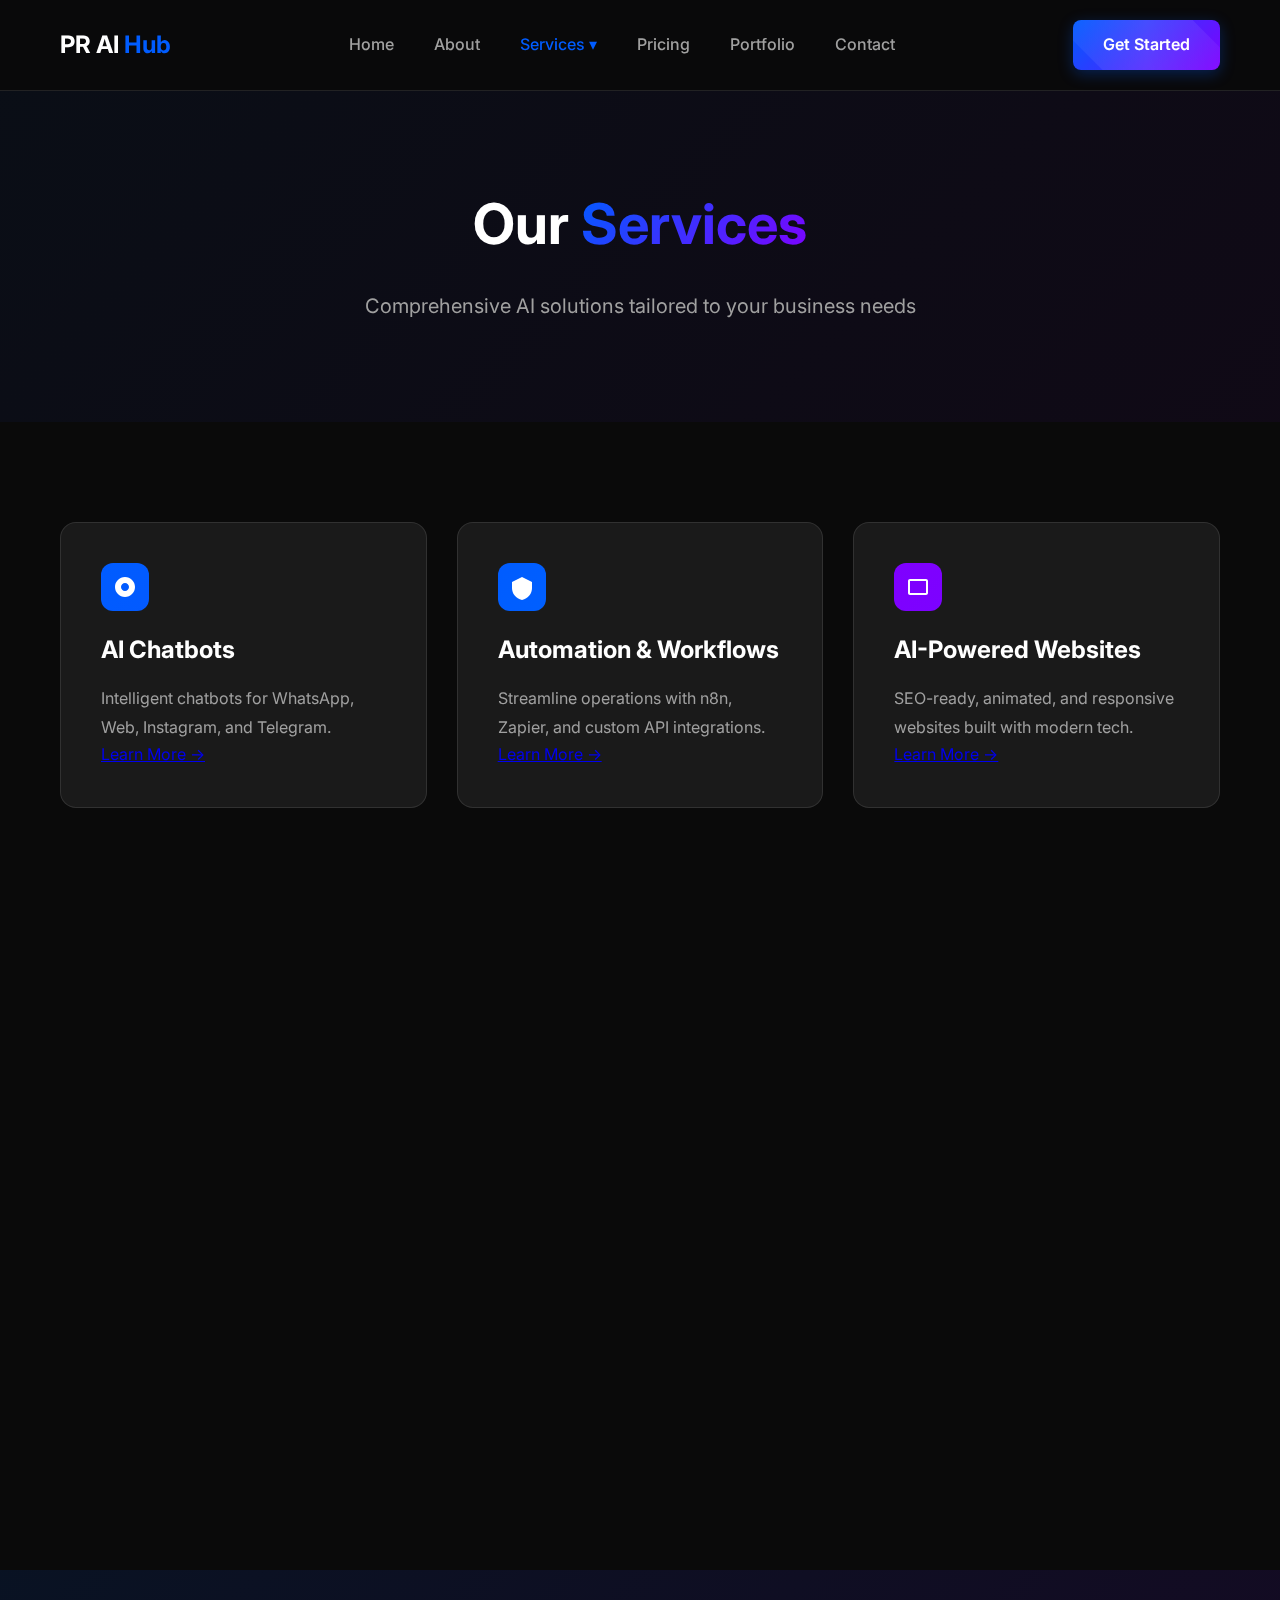
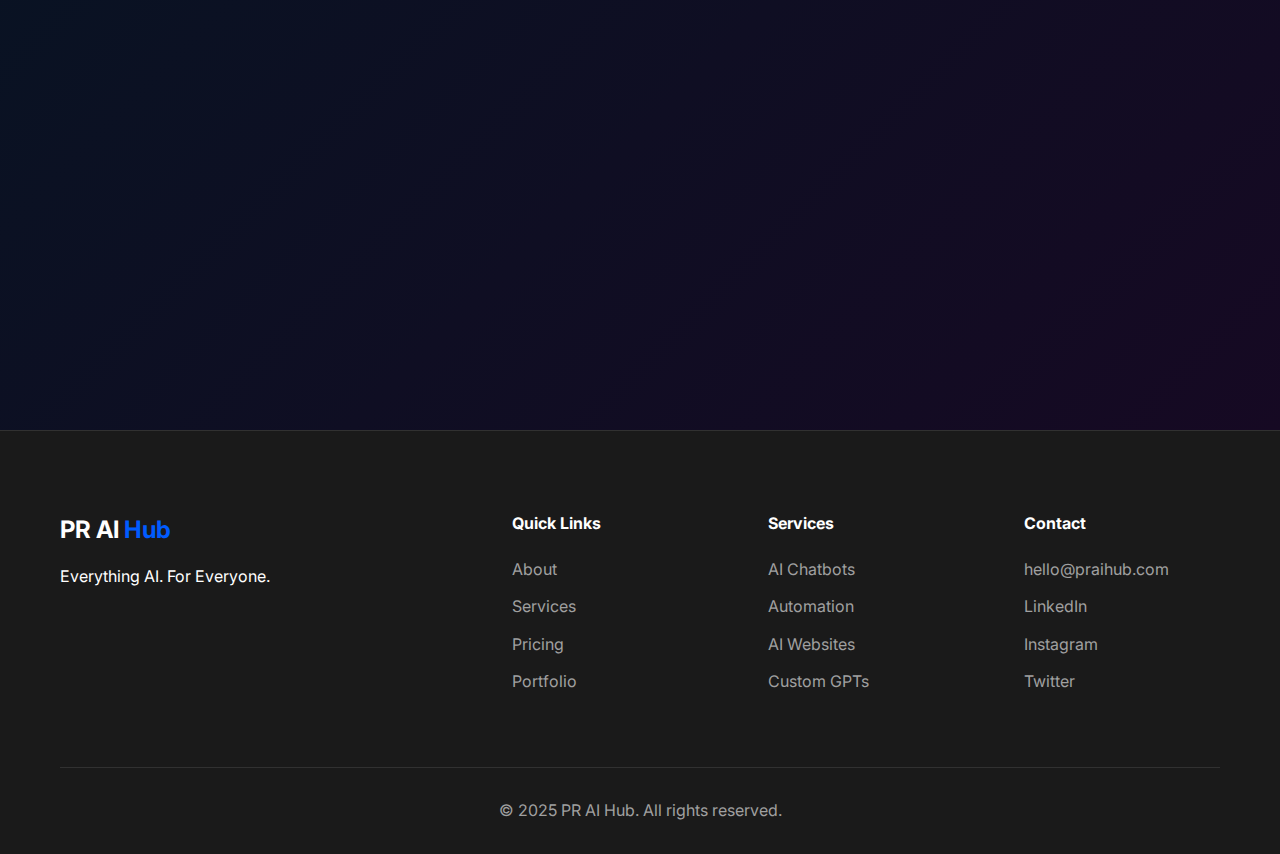
<file: services.html>
<!DOCTYPE html>
<html lang="en">

<head>
    <meta charset="UTF-8">
    <meta name="viewport" content="width=device-width, initial-scale=1.0">
    <title>Services | PR AI Hub</title>

    <!-- Fonts -->
    <link rel="preconnect" href="https://fonts.googleapis.com">
    <link rel="preconnect" href="https://fonts.gstatic.com" crossorigin>
    <link href="https://fonts.googleapis.com/css2?family=Inter:wght@300;400;500;600;700;800&display=swap"
        rel="stylesheet">

    <!-- CSS -->
    <link rel="stylesheet" href="css/style.css">
    <link rel="stylesheet" href="css/animations.css">

    <!-- AOS Animation -->
    <link href="https://unpkg.com/aos@2.3.1/dist/aos.css" rel="stylesheet">
</head>

<body>
    <header class="header">
        <div class="container">
            <nav class="navbar">
                <a href="index.html" class="logo">
                    <span class="logo-text">PR AI</span>
                    <span class="logo-highlight">Hub</span>
                </a>
                <ul class="nav-menu">
                    <li><a href="index.html" class="nav-link">Home</a></li>
                    <li><a href="about.html" class="nav-link">About</a></li>
                    <li class="dropdown">
                        <a href="services.html" class="nav-link active">Services ▾</a>
                        <div class="dropdown-content">
                            <a href="service-chatbots.html" class="dropdown-item">
                                <svg viewBox="0 0 24 24" fill="none" stroke="currentColor" stroke-width="2">
                                    <path
                                        d="M21 11.5a8.38 8.38 0 0 1-.9 3.8 8.5 8.5 0 0 1-7.6 4.7 8.38 8.38 0 0 1-3.8-.9L3 21l1.9-5.7a8.38 8.38 0 0 1-.9-3.8 8.5 8.5 0 0 1 4.7-7.6 8.38 8.38 0 0 1 3.8-.9h.5a8.48 8.48 0 0 1 8 8v.5z">
                                    </path>
                                </svg>
                                <span>AI Chatbots</span>
                            </a>
                            <a href="service-automation.html" class="dropdown-item">
                                <svg viewBox="0 0 24 24" fill="none" stroke="currentColor" stroke-width="2">
                                    <polyline points="16 18 22 12 16 6"></polyline>
                                    <polyline points="8 6 2 12 8 18"></polyline>
                                </svg>
                                <span>Automation</span>
                            </a>
                            <a href="service-websites.html" class="dropdown-item">
                                <svg viewBox="0 0 24 24" fill="none" stroke="currentColor" stroke-width="2">
                                    <rect x="3" y="3" width="18" height="18" rx="2" ry="2"></rect>
                                    <line x1="3" y1="9" x2="21" y2="9"></line>
                                    <line x1="9" y1="21" x2="9" y2="9"></line>
                                </svg>
                                <span>AI Websites</span>
                            </a>
                            <a href="service-3d.html" class="dropdown-item">
                                <svg viewBox="0 0 24 24" fill="none" stroke="currentColor" stroke-width="2">
                                    <path
                                        d="M21 16V8a2 2 0 0 0-1-1.73l-7-4a2 2 0 0 0-2 0l-7 4A2 2 0 0 0 3 8v8a2 2 0 0 0 1 1.73l7 4a2 2 0 0 0 2 0l7-4A2 2 0 0 0 21 16z">
                                    </path>
                                    <polyline points="3.27 6.96 12 12.01 20.73 6.96"></polyline>
                                    <line x1="12" y1="22.08" x2="12" y2="12"></line>
                                </svg>
                                <span>3D Experiences</span>
                            </a>
                            <a href="service-gpt.html" class="dropdown-item">
                                <svg viewBox="0 0 24 24" fill="none" stroke="currentColor" stroke-width="2">
                                    <path d="M12 2a10 10 0 1 0 10 10H12V2z"></path>
                                    <path d="M12 12L2.1 10.5"></path>
                                    <path d="M12 12V2a10 10 0 0 1 10 10"></path>
                                </svg>
                                <span>Custom GPTs</span>
                            </a>
                            <a href="service-dashboards.html" class="dropdown-item">
                                <svg viewBox="0 0 24 24" fill="none" stroke="currentColor" stroke-width="2">
                                    <line x1="18" y1="20" x2="18" y2="10"></line>
                                    <line x1="12" y1="20" x2="12" y2="4"></line>
                                    <line x1="6" y1="20" x2="6" y2="14"></line>
                                </svg>
                                <span>Dashboards</span>
                            </a>
                            <a href="service-content.html" class="dropdown-item">
                                <svg viewBox="0 0 24 24" fill="none" stroke="currentColor" stroke-width="2">
                                    <path d="M11 4H4a2 2 0 0 0-2 2v14a2 2 0 0 0 2 2h14a2 2 0 0 0 2-2v-7"></path>
                                    <path d="M18.5 2.5a2.121 2.121 0 0 1 3 3L12 15l-4 1 1-4 9.5-9.5z"></path>
                                </svg>
                                <span>Content Gen</span>
                            </a>
                            <a href="service-marketing.html" class="dropdown-item">
                                <svg viewBox="0 0 24 24" fill="none" stroke="currentColor" stroke-width="2">
                                    <path d="M23 6l-9.5 9.5-5-5L1 18"></path>
                                    <path d="M17 6h6v6"></path>
                                </svg>
                                <span>Marketing</span>
                            </a>
                            <a href="service-security.html" class="dropdown-item">
                                <svg viewBox="0 0 24 24" fill="none" stroke="currentColor" stroke-width="2">
                                    <rect x="3" y="11" width="18" height="11" rx="2" ry="2"></rect>
                                    <path d="M7 11V7a5 5 0 0 1 10 0v4"></path>
                                </svg>
                                <span>Security</span>
                            </a>
                        </div>
                    </li>
                    <li><a href="pricing.html" class="nav-link">Pricing</a></li>
                    <li><a href="portfolio.html" class="nav-link">Portfolio</a></li>
                    <li><a href="contact.html" class="nav-link">Contact</a></li>
                </ul>
                <a href="contact.html" class="btn btn-primary">Get Started</a>
                <button class="mobile-toggle">
                    <span></span>
                    <span></span>
                    <span></span>
                </button>
            </nav>
        </div>
    </header>

    <section class="page-hero">
        <div class="container">
            <h1 data-aos="fade-up">Our <span class="gradient-text">Services</span></h1>
            <p data-aos="fade-up" data-aos-delay="100">Comprehensive AI solutions tailored to your business needs</p>
        </div>
    </section>

    <section class="services-section">
        <div class="container">
            <div class="services-grid">
                <!-- Service 1 -->
                <div class="service-card" data-aos="fade-up" data-aos-delay="100"
                    onclick="window.location.href='service-chatbots.html'" style="cursor: pointer;">
                    <div class="service-icon">
                        <svg width="48" height="48" viewBox="0 0 48 48" fill="none">
                            <rect width="48" height="48" rx="12" fill="url(#grad-s1)" />
                            <path
                                d="M24 14C18.48 14 14 18.48 14 24C14 29.52 18.48 34 24 34C29.52 34 34 29.52 34 24C34 18.48 29.52 14 24 14ZM24 28C21.79 28 20 26.21 20 24C20 21.79 21.79 20 24 20C26.21 20 28 21.79 28 24C28 26.21 26.21 28 24 28Z"
                                fill="white" />
                            <defs>
                                <linearGradient id="grad-s1" x1="0" y1="0" x2="48" y2="48">
                                    <stop stop-color="#005CFF" />
                                    <stop offset="1" stop-color="#7F00FF" />
                                </linearGradient>
                            </defs>
                        </svg>
                    </div>
                    <h3>AI Chatbots</h3>
                    <p>Intelligent chatbots for WhatsApp, Web, Instagram, and Telegram.</p>
                    <a href="service-chatbots.html" class="btn-text">Learn More &rarr;</a>
                </div>

                <!-- Service 2 -->
                <div class="service-card" data-aos="fade-up" data-aos-delay="200"
                    onclick="window.location.href='service-automation.html'" style="cursor: pointer;">
                    <div class="service-icon">
                        <svg width="48" height="48" viewBox="0 0 48 48" fill="none">
                            <rect width="48" height="48" rx="12" fill="url(#grad-s2)" />
                            <path d="M24 14L14 19V25C14 30.55 17.84 35.74 24 37C30.16 35.74 34 30.55 34 25V19L24 14Z"
                                fill="white" />
                            <defs>
                                <linearGradient id="grad-s2" x1="0" y1="0" x2="48" y2="48">
                                    <stop stop-color="#005CFF" />
                                    <stop offset="1" stop-color="#00FFFF" />
                                </linearGradient>
                            </defs>
                        </svg>
                    </div>
                    <h3>Automation & Workflows</h3>
                    <p>Streamline operations with n8n, Zapier, and custom API integrations.</p>
                    <a href="service-automation.html" class="btn-text">Learn More &rarr;</a>
                </div>

                <!-- Service 3 -->
                <div class="service-card" data-aos="fade-up" data-aos-delay="300"
                    onclick="window.location.href='service-websites.html'" style="cursor: pointer;">
                    <div class="service-icon">
                        <svg width="48" height="48" viewBox="0 0 48 48" fill="none">
                            <rect width="48" height="48" rx="12" fill="url(#grad-s3)" />
                            <path
                                d="M32 16H16C14.9 16 14 16.9 14 18V30C14 31.1 14.9 32 16 32H32C33.1 32 34 31.1 34 30V18C34 16.9 33.1 16 32 16ZM32 30H16V18H32V30Z"
                                fill="white" />
                            <defs>
                                <linearGradient id="grad-s3" x1="0" y1="0" x2="48" y2="48">
                                    <stop stop-color="#7F00FF" />
                                    <stop offset="1" stop-color="#005CFF" />
                                </linearGradient>
                            </defs>
                        </svg>
                    </div>
                    <h3>AI-Powered Websites</h3>
                    <p>SEO-ready, animated, and responsive websites built with modern tech.</p>
                    <a href="service-websites.html" class="btn-text">Learn More &rarr;</a>
                </div>

                <!-- Service 4 -->
                <div class="service-card" data-aos="fade-up" data-aos-delay="100"
                    onclick="window.location.href='service-3d.html'" style="cursor: pointer;">
                    <div class="service-icon">
                        <svg width="48" height="48" viewBox="0 0 48 48" fill="none">
                            <rect width="48" height="48" rx="12" fill="url(#grad-s4)" />
                            <path d="M24 14L14 24L24 34L34 24L24 14ZM24 29L19 24L24 19L29 24L24 29Z" fill="white" />
                            <defs>
                                <linearGradient id="grad-s4" x1="0" y1="0" x2="48" y2="48">
                                    <stop stop-color="#00FFFF" />
                                    <stop offset="1" stop-color="#7F00FF" />
                                </linearGradient>
                            </defs>
                        </svg>
                    </div>
                    <h3>3D Experiences</h3>
                    <p>Immersive 3D landing pages and interactive web experiences.</p>
                    <a href="service-3d.html" class="btn-text">Learn More &rarr;</a>
                </div>

                <!-- Service 5 -->
                <div class="service-card" data-aos="fade-up" data-aos-delay="200"
                    onclick="window.location.href='service-gpt.html'" style="cursor: pointer;">
                    <div class="service-icon">
                        <svg width="48" height="48" viewBox="0 0 48 48" fill="none">
                            <rect width="48" height="48" rx="12" fill="url(#grad-s5)" />
                            <path
                                d="M24 14C18.48 14 14 18.48 14 24C14 29.52 18.48 34 24 34C29.52 34 34 29.52 34 24C34 18.48 29.52 14 24 14ZM24 28C21.79 28 20 26.21 20 24C20 21.79 21.79 20 24 20C26.21 20 28 21.79 28 24C28 26.21 26.21 28 24 28Z"
                                fill="white" />
                            <defs>
                                <linearGradient id="grad-s5" x1="0" y1="0" x2="48" y2="48">
                                    <stop stop-color="#005CFF" />
                                    <stop offset="1" stop-color="#7F00FF" />
                                </linearGradient>
                            </defs>
                        </svg>
                    </div>
                    <h3>Custom GPTs</h3>
                    <p>Internal knowledge bots and prompt engineering for your specific needs.</p>
                    <a href="service-gpt.html" class="btn-text">Learn More &rarr;</a>
                </div>

                <!-- Service 6 -->
                <div class="service-card" data-aos="fade-up" data-aos-delay="300"
                    onclick="window.location.href='service-dashboards.html'" style="cursor: pointer;">
                    <div class="service-icon">
                        <svg width="48" height="48" viewBox="0 0 48 48" fill="none">
                            <rect width="48" height="48" rx="12" fill="url(#grad-s6)" />
                            <path
                                d="M32 16H16C14.9 16 14 16.9 14 18V30C14 31.1 14.9 32 16 32H32C33.1 32 34 31.1 34 30V18C34 16.9 33.1 16 32 16ZM32 30H16V18H32V30Z"
                                fill="white" />
                            <defs>
                                <linearGradient id="grad-s6" x1="0" y1="0" x2="48" y2="48">
                                    <stop stop-color="#7F00FF" />
                                    <stop offset="1" stop-color="#00FFFF" />
                                </linearGradient>
                            </defs>
                        </svg>
                    </div>
                    <h3>Business Dashboards</h3>
                    <p>KPIs, forecasting, and real-time alerts for data-driven decisions.</p>
                    <a href="service-dashboards.html" class="btn-text">Learn More &rarr;</a>
                </div>

                <!-- Service 7 -->
                <div class="service-card" data-aos="fade-up" data-aos-delay="100"
                    onclick="window.location.href='service-content.html'" style="cursor: pointer;">
                    <div class="service-icon">
                        <svg width="48" height="48" viewBox="0 0 48 48" fill="none">
                            <rect width="48" height="48" rx="12" fill="url(#grad-s7)" />
                            <path d="M24 14L14 24L24 34L34 24L24 14ZM24 29L19 24L24 19L29 24L24 29Z" fill="white" />
                            <defs>
                                <linearGradient id="grad-s7" x1="0" y1="0" x2="48" y2="48">
                                    <stop stop-color="#005CFF" />
                                    <stop offset="1" stop-color="#7F00FF" />
                                </linearGradient>
                            </defs>
                        </svg>
                    </div>
                    <h3>AI Content Generation</h3>
                    <p>Automated blog posts, social media content, and marketing copy.</p>
                    <a href="service-content.html" class="btn-text">Learn More &rarr;</a>
                </div>

                <!-- Service 8 -->
                <div class="service-card" data-aos="fade-up" data-aos-delay="200"
                    onclick="window.location.href='service-marketing.html'" style="cursor: pointer;">
                    <div class="service-icon">
                        <svg width="48" height="48" viewBox="0 0 48 48" fill="none">
                            <rect width="48" height="48" rx="12" fill="url(#grad-s8)" />
                            <path
                                d="M24 14C18.48 14 14 18.48 14 24C14 29.52 18.48 34 24 34C29.52 34 34 29.52 34 24C34 18.48 29.52 14 24 14ZM24 28C21.79 28 20 26.21 20 24C20 21.79 21.79 20 24 20C26.21 20 28 21.79 28 24C28 26.21 26.21 28 24 28Z"
                                fill="white" />
                            <defs>
                                <linearGradient id="grad-s8" x1="0" y1="0" x2="48" y2="48">
                                    <stop stop-color="#7F00FF" />
                                    <stop offset="1" stop-color="#00FFFF" />
                                </linearGradient>
                            </defs>
                        </svg>
                    </div>
                    <h3>AI Marketing Tools</h3>
                    <p>Predictive analytics, customer segmentation, and personalized campaigns.</p>
                    <a href="service-marketing.html" class="btn-text">Learn More &rarr;</a>
                </div>

                <!-- Service 9 -->
                <div class="service-card" data-aos="fade-up" data-aos-delay="300"
                    onclick="window.location.href='service-security.html'" style="cursor: pointer;">
                    <div class="service-icon">
                        <svg width="48" height="48" viewBox="0 0 48 48" fill="none">
                            <rect width="48" height="48" rx="12" fill="url(#grad-s9)" />
                            <path
                                d="M32 16H16C14.9 16 14 16.9 14 18V30C14 31.1 14.9 32 16 32H32C33.1 32 34 31.1 34 30V18C34 16.9 33.1 16 32 16ZM32 30H16V18H32V30Z"
                                fill="white" />
                            <defs>
                                <linearGradient id="grad-s9" x1="0" y1="0" x2="48" y2="48">
                                    <stop stop-color="#00FFFF" />
                                    <stop offset="1" stop-color="#005CFF" />
                                </linearGradient>
                            </defs>
                        </svg>
                    </div>
                    <h3>AI Security Solutions</h3>
                    <p>Fraud detection, threat monitoring, and automated security protocols.</p>
                    <a href="service-security.html" class="btn-text">Learn More &rarr;</a>
                </div>
            </div>
        </div>
    </section>

    <section class="cta-section">
        <div class="container">
            <div class="cta-content" data-aos="zoom-in">
                <h2>Need a Custom Solution?</h2>
                <p>We build tailored AI solutions for unique business challenges.</p>
                <a href="contact.html" class="btn btn-primary btn-large">Let's Talk</a>
            </div>
        </div>
    </section>

    <footer class="footer">
        <div class="container">
            <div class="footer-content">
                <div class="footer-col">
                    <h3 class="footer-logo">PR AI <span>Hub</span></h3>
                    <p>Everything AI. For Everyone.</p>
                </div>
                <div class="footer-col">
                    <h4>Quick Links</h4>
                    <ul>
                        <li><a href="about.html">About</a></li>
                        <li><a href="services.html">Services</a></li>
                        <li><a href="pricing.html">Pricing</a></li>
                        <li><a href="portfolio.html">Portfolio</a></li>
                    </ul>
                </div>
                <div class="footer-col">
                    <h4>Services</h4>
                    <ul>
                        <li><a href="services.html">AI Chatbots</a></li>
                        <li><a href="services.html">Automation</a></li>
                        <li><a href="services.html">AI Websites</a></li>
                        <li><a href="services.html">Custom GPTs</a></li>
                    </ul>
                </div>
                <div class="footer-col">
                    <h4>Contact</h4>
                    <ul>
                        <li><a href="mailto:hello@praihub.com">hello@praihub.com</a></li>
                        <li><a href="#">LinkedIn</a></li>
                        <li><a href="#">Instagram</a></li>
                        <li><a href="#">Twitter</a></li>
                    </ul>
                </div>
            </div>
            <div class="footer-bottom">
                <p>&copy; 2025 PR AI Hub. All rights reserved.</p>
            </div>
        </div>
    </footer>

    <script src="https://unpkg.com/aos@2.3.1/dist/aos.js"></script>
    <script src="js/main.js"></script>
</body>

</html>
</file>
<file: css/style.css>
:root {
    --primary: #005CFF;
    --secondary: #7F00FF;
    --accent: #00FFFF;
    --dark: #0A0A0A;
    --dark-light: #1A1A1A;
    --text: #FFFFFF;
    --text-muted: #A0A0A0;
    --border: rgba(255, 255, 255, 0.1);
    --font-main: 'Inter', sans-serif;
}

* {
    margin: 0;
    padding: 0;
    box-sizing: border-box;
}

html {
    scroll-behavior: smooth;
}

body {
    font-family: var(--font-main);
    background: var(--dark);
    color: var(--text);
    line-height: 1.6;
    overflow-x: hidden;
}

.container {
    max-width: 1200px;
    margin: 0 auto;
    padding: 0 20px;
}

/* Header */
.header {
    position: fixed;
    top: 0;
    left: 0;
    width: 100%;
    background: rgba(10, 10, 10, 0.95);
    backdrop-filter: blur(20px);
    border-bottom: 1px solid var(--border);
    z-index: 1000;
}

.navbar {
    display: flex;
    align-items: center;
    justify-content: space-between;
    padding: 20px 0;
}

.logo {
    font-size: 1.5rem;
    font-weight: 700;
    text-decoration: none;
}

.logo-text {
    color: var(--text);
}

.logo-highlight {
    color: var(--primary);
}

.nav-menu {
    display: flex;
    gap: 40px;
    list-style: none;
}

.nav-link {
    color: var(--text-muted);
    text-decoration: none;
    font-weight: 500;
    transition: color 0.3s;
}

.nav-link:hover,
.nav-link.active {
    color: var(--primary);
}

.mobile-toggle {
    display: none;
}

/* Buttons */
.btn {
    display: inline-block;
    padding: 12px 30px;
    border-radius: 8px;
    font-weight: 600;
    text-decoration: none;
    transition: all 0.3s;
    cursor: pointer;
    border: none;
}

.btn-primary {
    background: linear-gradient(135deg, var(--primary), var(--secondary));
    color: white;
    box-shadow: 0 4px 15px rgba(0, 92, 255, 0.3);
}

.btn-primary:hover {
    transform: translateY(-2px);
    box-shadow: 0 6px 20px rgba(0, 92, 255, 0.4);
}

.btn-secondary {
    background: transparent;
    border: 2px solid var(--primary);
    color: var(--primary);
}

.btn-secondary:hover {
    background: rgba(0, 92, 255, 0.1);
}

.btn-large {
    padding: 16px 40px;
    font-size: 1.05rem;
}

/* Hero */
.hero {
    min-height: 100vh;
    display: flex;
    align-items: center;
    position: relative;
    padding-top: 80px;
}

#canvas-container {
    position: absolute;
    top: 0;
    left: 0;
    width: 100%;
    height: 100%;
    z-index: 0;
}

.hero-background {
    position: absolute;
    top: 0;
    left: 0;
    width: 100%;
    height: 100%;
    z-index: -1;
}

.gradient-bg {
    position: absolute;
    width: 100%;
    height: 100%;
    background: radial-gradient(circle at 30% 50%, rgba(0, 92, 255, 0.15) 0%, transparent 50%),
        radial-gradient(circle at 70% 50%, rgba(127, 0, 255, 0.15) 0%, transparent 50%);
}

.grid-overlay {
    position: absolute;
    width: 100%;
    height: 100%;
    background-image: linear-gradient(rgba(255, 255, 255, 0.02) 1px, transparent 1px),
        linear-gradient(90deg, rgba(255, 255, 255, 0.02) 1px, transparent 1px);
    background-size: 50px 50px;
}

.hero-content {
    max-width: 800px;
    padding: 100px 0;
    position: relative;
    z-index: 1;
}

.hero-title {
    font-size: 4.5rem;
    font-weight: 800;
    line-height: 1.1;
    margin-bottom: 30px;
}

.gradient-text {
    background: linear-gradient(135deg, var(--primary), var(--secondary), var(--accent));
    -webkit-background-clip: text;
    -webkit-text-fill-color: transparent;
    background-clip: text;
}

.hero-description {
    font-size: 1.25rem;
    color: var(--text-muted);
    margin-bottom: 40px;
}

.hero-buttons {
    display: flex;
    gap: 20px;
    margin-bottom: 60px;
}

.hero-stats {
    display: flex;
    gap: 60px;
}

.stat-item h3 {
    font-size: 2.5rem;
    color: var(--primary);
    margin-bottom: 5px;
}

.stat-item p {
    color: var(--text-muted);
}

/* Sections */
.services-section,
.why-section {
    padding: 100px 0;
}

.section-header {
    text-align: center;
    margin-bottom: 60px;
}

.section-title {
    font-size: 3rem;
    margin-bottom: 20px;
}

.section-subtitle {
    font-size: 1.15rem;
    color: var(--text-muted);
}

.text-center {
    text-align: center;
}

/* Service Cards */
.services-grid {
    display: grid;
    grid-template-columns: repeat(3, 1fr);
    gap: 30px;
}

.service-card {
    background: var(--dark-light);
    border: 1px solid var(--border);
    border-radius: 16px;
    padding: 40px;
    transition: all 0.3s;
}

.service-card:hover {
    transform: translateY(-10px);
    border-color: var(--primary);
    box-shadow: 0 10px 40px rgba(0, 92, 255, 0.2);
}

.service-icon {
    margin-bottom: 20px;
}

.service-card h3 {
    font-size: 1.5rem;
    margin-bottom: 15px;
}

.service-card p {
    color: var(--text-muted);
    line-height: 1.8;
}

/* Why Section */
.why-content {
    display: grid;
    grid-template-columns: 1fr 1fr;
    gap: 60px;
    align-items: center;
}

.why-text h2 {
    font-size: 2.5rem;
    margin-bottom: 25px;
}

.why-text p {
    color: var(--text-muted);
    margin-bottom: 30px;
}

.why-list {
    list-style: none;
    margin-bottom: 30px;
}

.why-list li {
    display: flex;
    align-items: center;
    gap: 15px;
    margin-bottom: 15px;
    color: var(--text-muted);
}

.why-list li::before {
    content: '✓';
    color: var(--primary);
    font-weight: bold;
    font-size: 1.2rem;
}

.why-visual {
    display: grid;
    gap: 20px;
}

.visual-card {
    background: var(--dark-light);
    border: 1px solid var(--border);
    border-radius: 12px;
    padding: 30px;
    text-align: center;
    transition: all 0.3s;
}

.visual-card:hover {
    transform: translateY(-5px);
    border-color: var(--primary);
}

.visual-card h4 {
    margin: 15px 0 10px;
}

.visual-card p {
    color: var(--text-muted);
}

/* CTA */
.cta-section {
    padding: 120px 0;
    background: linear-gradient(135deg, rgba(0, 92, 255, 0.1), rgba(127, 0, 255, 0.1));
}

.cta-content {
    text-align: center;
    max-width: 700px;
    margin: 0 auto;
}

.cta-content h2 {
    font-size: 2.5rem;
    margin-bottom: 20px;
}

.cta-content p {
    font-size: 1.15rem;
    color: var(--text-muted);
    margin-bottom: 40px;
}

/* Footer */
.footer {
    background: var(--dark-light);
    padding: 80px 0 30px;
    border-top: 1px solid var(--border);
}

.footer-content {
    display: grid;
    grid-template-columns: 2fr 1fr 1fr 1fr;
    gap: 60px;
    margin-bottom: 60px;
}

.footer-logo {
    font-size: 1.5rem;
    font-weight: 700;
    margin-bottom: 15px;
}

.footer-logo span {
    color: var(--primary);
}

.footer-col h4 {
    margin-bottom: 20px;
}

.footer-col ul {
    list-style: none;
}

.footer-col ul li {
    margin-bottom: 12px;
}

.footer-col a {
    color: var(--text-muted);
    text-decoration: none;
    transition: color 0.3s;
}

.footer-col a:hover {
    color: var(--primary);
}

.footer-bottom {
    text-align: center;
    padding-top: 30px;
    border-top: 1px solid var(--border);
    color: var(--text-muted);
}

/* Page Hero */
.page-hero {
    padding: 180px 0 100px;
    text-align: center;
    background: linear-gradient(135deg, rgba(0, 92, 255, 0.05), rgba(127, 0, 255, 0.05));
}

.page-hero h1 {
    font-size: 3.5rem;
    margin-bottom: 20px;
}

.page-hero p {
    font-size: 1.25rem;
    color: var(--text-muted);
}

/* About Page */
.about-content {
    padding: 100px 0;
}

.about-grid {
    display: grid;
    grid-template-columns: 1fr 1fr;
    gap: 60px;
}

.about-text h2 {
    font-size: 2.5rem;
    margin-bottom: 25px;
}

.about-text p {
    color: var(--text-muted);
    margin-bottom: 20px;
}

.about-stats {
    display: grid;
    gap: 20px;
}

.stat-card {
    background: var(--dark-light);
    border: 1px solid var(--border);
    border-radius: 12px;
    padding: 30px;
    text-align: center;
}

.stat-card h3 {
    height: 200px;
    border-radius: 12px;
    margin-bottom: 20px;
    display: flex;
    align-items: center;
    justify-content: center;
    font-size: 4rem;
    position: relative;
    overflow: hidden;
}

.portfolio-icon::before {
    content: '';
    position: absolute;
    top: -50%;
    left: -50%;
    width: 200%;
    height: 200%;
    background: linear-gradient(45deg, transparent, rgba(255, 255, 255, 0.1), transparent);
    transform: rotate(45deg);
    animation: shine 3s infinite;
}

@keyframes shine {
    0% {
        transform: translateX(-100%) translateY(-100%) rotate(45deg);
    }

    100% {
        transform: translateX(100%) translateY(100%) rotate(45deg);
    }
}

/* Pricing Page */
.pricing-badge {
    background: linear-gradient(135deg, var(--primary), var(--secondary));
    color: white;
    padding: 8px 16px;
    border-radius: 20px;
    display: inline-block;
    margin-bottom: 10px;
    font-size: 0.85rem;
    font-weight: 600;
    text-transform: uppercase;
    letter-spacing: 0.5px;
}

/* Contact Page - Form Styles */
input,
select,
textarea {
    width: 100%;
    padding: 12px;
    background: var(--dark-light);
    border: 1px solid var(--border);
    border-radius: 8px;
    color: var(--text);
    font-family: var(--font-main);
    transition: all 0.3s;
}

input:focus,
select:focus,
textarea:focus {
    outline: none;
    border-color: var(--primary);
    box-shadow: 0 0 0 3px rgba(0, 92, 255, 0.1);
}

label {
    display: block;
    margin-bottom: 8px;
    font-weight: 500;
    color: var(--text);
}

form>div {
    margin-bottom: 20px;
}

button[type="submit"] {
    width: 100%;
}

/* Visual Icons */
.visual-icon {
    display: flex;
    align-items: center;
    justify-content: center;
    margin-bottom: 15px;
}

.visual-icon svg {
    width: 48px;
    height: 48px;
}

/* Service Icons */
.service-icon svg {
    display: block;
}

/* Number Badges */
.number-badge {
    display: inline-flex;
    align-items: center;
    justify-content: center;
    width: 40px;
    height: 40px;
    border-radius: 50%;
    background: linear-gradient(135deg, var(--primary), var(--secondary));
    font-weight: 700;
    font-size: 1.2rem;
    margin-right: 12px;
}

/* Enhanced Animations */
@keyframes float {

    0%,
    100% {
        transform: translateY(0px);
    }

    50% {
        transform: translateY(-20px);
    }
}

@keyframes glowPulse {

    0%,
    100% {
        box-shadow: 0 0 20px rgba(0, 92, 255, 0.3);
    }

    50% {
        box-shadow: 0 0 40px rgba(0, 92, 255, 0.6),
            0 0 80px rgba(127, 0, 255, 0.4);
    }
}

/* Apply animations */
.service-card {
    animation: float 6s ease-in-out infinite;
}

.service-card:nth-child(even) {
    animation-delay: 0.5s;
}

.btn-primary {
    position: relative;
    overflow: hidden;
}

.btn-primary::before {
    content: '';
    position: absolute;
    top: -50%;
    left: -50%;
    width: 200%;
    height: 200%;
    background: linear-gradient(45deg, transparent, rgba(255, 255, 255, 0.1), transparent);
    transform: rotate(45deg);
    animation: shine 3s infinite;
}

/* Smooth transitions */
* {
    -webkit-font-smoothing: antialiased;
    -moz-osx-font-smoothing: grayscale;
}

.service-card,
.stat-card,
.visual-card,
.btn {
    transform: translateZ(0);
    backface-visibility: hidden;
}

/* Page fade in */
body {
    animation: fadeIn 0.5s ease-in;
}

@keyframes fadeIn {
    from {
        opacity: 0;
    }

    to {
        opacity: 1;
    }
}

/* Gradient animation */
.gradient-text {
    background-size: 200% 200%;
    animation: gradientShift 3s ease infinite;
}

@keyframes gradientShift {
    0% {
        background-position: 0% 50%;
    }

    50% {
        background-position: 100% 50%;
    }

    100% {
        background-position: 0% 50%;
    }
}

/* Enhanced hover states */
.stat-card:hover {
    transform: scale(1.05);
    animation: glowPulse 2s ease-in-out infinite;
}

.visual-card:hover {
    transform: translateY(-10px) rotate(2deg);
}

/* Canvas container for 3D */
#canvas-container canvas {
    position: absolute !important;
    top: 0;
    left: 0;
    width: 100%;
    height: 100%;
}

/* Dropdown Menu */
.dropdown {
    position: relative;
}

.dropdown-content {
    display: none;
    position: absolute;
    top: 100%;
    left: 50%;
    transform: translateX(-50%);
    background: rgba(10, 10, 10, 0.95);
    backdrop-filter: blur(20px);
    min-width: 600px;
    border: 1px solid var(--border);
    border-radius: 12px;
    padding: 20px;
    box-shadow: 0 10px 30px rgba(0, 0, 0, 0.5);
    z-index: 1000;
    grid-template-columns: repeat(2, 1fr);
    gap: 10px;
}

.dropdown:hover .dropdown-content {
    display: grid;
    animation: fadeIn 0.3s ease;
}

.dropdown-item {
    display: flex;
    align-items: center;
    padding: 12px;
    border-radius: 8px;
    text-decoration: none;
    color: var(--text);
    transition: all 0.3s;
}

.dropdown-item:hover {
    background: rgba(255, 255, 255, 0.05);
    transform: translateX(5px);
}

.dropdown-item svg {
    width: 24px;
    height: 24px;
    margin-right: 12px;
    flex-shrink: 0;
}

.dropdown-item span {
    font-size: 0.95rem;
    font-weight: 500;
}

/* New Sections Styles */
.features-section,
.process-section,
.use-cases-section,
.faq-section {
    padding: 100px 0;
}

.features-grid {
    display: grid;
    grid-template-columns: repeat(auto-fit, minmax(300px, 1fr));
    gap: 30px;
    margin-top: 50px;
}

.feature-box {
    background: var(--dark-light);
    border: 1px solid var(--border);
    border-radius: 12px;
    padding: 30px;
    transition: all 0.3s;
}

.feature-box:hover {
    border-color: var(--primary);
    transform: translateY(-5px);
}

.feature-box h3 {
    color: var(--text);
    margin-bottom: 15px;
    font-size: 1.25rem;
}

.feature-box p {
    color: var(--text-muted);
    font-size: 0.95rem;
    line-height: 1.6;
}

/* Process Steps */
.process-steps {
    display: grid;
    grid-template-columns: repeat(4, 1fr);
    gap: 30px;
    margin-top: 50px;
    position: relative;
}

.process-step {
    text-align: center;
    position: relative;
    z-index: 1;
}

.step-number {
    width: 50px;
    height: 50px;
    background: linear-gradient(135deg, var(--primary), var(--secondary));
    border-radius: 50%;
    display: flex;
    align-items: center;
    justify-content: center;
    font-weight: 700;
    font-size: 1.25rem;
    margin: 0 auto 20px;
    box-shadow: 0 0 20px rgba(0, 92, 255, 0.3);
}

.process-step h3 {
    margin-bottom: 10px;
}

.process-step p {
    color: var(--text-muted);
    font-size: 0.9rem;
}

/* Use Cases */
.use-cases-grid {
    display: grid;
    grid-template-columns: repeat(3, 1fr);
    gap: 30px;
    margin-top: 50px;
}

.use-case-card {
    background: linear-gradient(180deg, rgba(255, 255, 255, 0.03) 0%, rgba(255, 255, 255, 0) 100%);
    border: 1px solid var(--border);
    border-radius: 12px;
    padding: 30px;
}

.use-case-card h3 {
    color: var(--secondary);
    margin-bottom: 15px;
}

/* FAQ */
.faq-grid {
    max-width: 800px;
    margin: 50px auto 0;
    display: grid;
    gap: 20px;
}

.faq-item {
    background: var(--dark-light);
    border: 1px solid var(--border);
    border-radius: 12px;
    padding: 20px 25px;
    transition: all 0.3s ease;
}

.faq-item.active {
    border-color: var(--primary);
    background: rgba(0, 92, 255, 0.05);
}

.faq-item h3 {
    font-size: 1.1rem;
    margin-bottom: 0;
    color: var(--text);
    cursor: pointer;
    display: flex;
    justify-content: space-between;
    align-items: center;
    user-select: none;
}

.faq-item h3::after {
    content: '+';
    font-size: 1.5rem;
    font-weight: 300;
    transition: transform 0.3s ease;
    color: var(--primary);
}

.faq-item.active h3::after {
    transform: rotate(45deg);
}

.faq-item p {
    color: var(--text-muted);
    font-size: 0.95rem;
    margin-top: 0;
    max-height: 0;
    overflow: hidden;
    transition: all 0.3s ease;
    opacity: 0;
}

.faq-item.active p {
    margin-top: 15px;
    max-height: 300px;
    opacity: 1;
}

/* Benefits Section */
.benefits-section {
    padding: 100px 0;
    background: linear-gradient(180deg, var(--dark) 0%, var(--dark-light) 100%);
}

.benefits-grid {
    display: grid;
    grid-template-columns: repeat(auto-fit, minmax(250px, 1fr));
    gap: 30px;
    margin-top: 50px;
    text-align: center;
}

.benefit-item {
    padding: 30px;
    background: rgba(255, 255, 255, 0.02);
    border-radius: 12px;
    border: 1px solid var(--border);
    transition: all 0.3s;
}

.benefit-item:hover {
    background: rgba(255, 255, 255, 0.05);
    transform: translateY(-5px);
    border-color: var(--primary);
}

.benefit-icon {
    font-size: 2.5rem;
    margin-bottom: 20px;
    display: inline-block;
}

.benefit-item h3 {
    margin-bottom: 10px;
    color: var(--text);
    font-size: 1.2rem;
}

.benefit-item p {
    color: var(--text-muted);
    font-size: 0.95rem;
    line-height: 1.6;
}

/* ========================================
   MOBILE RESPONSIVE STYLES
   ======================================== */

/* Tablet and below (968px) */
@media (max-width: 968px) {

    /* Typography adjustments */
    .hero-title {
        font-size: 3rem;
    }

    .section-title {
        font-size: 2.5rem;
    }

    .page-hero h1 {
        font-size: 2.5rem;
    }

    /* Navigation */
    .mobile-toggle {
        display: flex;
        flex-direction: column;
        gap: 6px;
        background: none;
        border: none;
        cursor: pointer;
        padding: 5px;
        z-index: 1001;
    }

    .mobile-toggle span {
        width: 25px;
        height: 2px;
        background: var(--text);
        transition: all 0.3s;
        border-radius: 2px;
    }

    .mobile-toggle.active span:nth-child(1) {
        transform: rotate(45deg) translate(8px, 8px);
    }

    .mobile-toggle.active span:nth-child(2) {
        opacity: 0;
    }

    .mobile-toggle.active span:nth-child(3) {
        transform: rotate(-45deg) translate(7px, -7px);
    }

    .nav-menu {
        position: fixed;
        top: 80px;
        left: -100%;
        width: 100%;
        height: calc(100vh - 80px);
        background: rgba(10, 10, 10, 0.98);
        backdrop-filter: blur(20px);
        flex-direction: column;
        padding: 40px 20px;
        gap: 20px;
        transition: left 0.3s ease;
        overflow-y: auto;
        border-top: 1px solid var(--border);
    }

    .nav-menu.active {
        left: 0;
    }

    .navbar .btn-primary {
        display: none;
    }

    /* Grid adjustments */
    .services-grid {
        grid-template-columns: 1fr;
        gap: 20px;
    }

    .why-content {
        grid-template-columns: 1fr;
        gap: 40px;
    }

    .footer-content {
        grid-template-columns: 1fr 1fr;
        gap: 40px;
    }

    .about-grid {
        grid-template-columns: 1fr;
        gap: 40px;
    }

    .hero-buttons {
        flex-direction: column;
        gap: 15px;
    }

    .hero-stats {
        flex-direction: column;
        gap: 30px;
    }

    .features-grid {
        grid-template-columns: 1fr;
    }

    .process-steps {
        grid-template-columns: 1fr;
        gap: 40px;
    }

    .use-cases-grid {
        grid-template-columns: 1fr;
    }

    .benefits-grid {
        grid-template-columns: 1fr;
    }

    /* Dropdown adjustments */
    .dropdown-content {
        position: static;
        transform: none;
        width: 100%;
        min-width: auto;
        background: transparent;
        border: none;
        box-shadow: none;
        display: none;
        grid-template-columns: 1fr;
        padding: 0 0 0 20px;
    }

    .dropdown.active .dropdown-content {
        display: grid;
    }

    .dropdown-item {
        padding: 10px 0;
    }
}

/* Mobile (768px and below) */
@media (max-width: 768px) {

    /* Container padding */
    .container {
        padding: 0 15px;
    }

    /* Typography */
    .hero-title {
        font-size: 2.5rem;
    }

    .section-title {
        font-size: 2rem;
    }

    .page-hero h1 {
        font-size: 2rem;
    }

    .hero-description {
        font-size: 1.1rem;
    }

    .about-text h2,
    .why-text h2 {
        font-size: 2rem;
    }

    /* Sections padding */
    .services-section,
    .why-section,
    .about-content,
    .features-section,
    .process-section,
    .use-cases-section,
    .faq-section,
    .benefits-section {
        padding: 60px 0;
    }

    .page-hero {
        padding: 140px 0 60px;
    }

    .hero {
        min-height: auto;
        padding-top: 80px;
    }

    .hero-content {
        padding: 60px 0;
    }

    /* Cards */
    .service-card,
    .feature-box,
    .use-case-card,
    .benefit-item {
        padding: 25px;
    }

    /* Stats */
    .stat-item h3 {
        font-size: 2rem;
    }

    /* Footer */
    .footer {
        padding: 60px 0 20px;
    }

    .footer-content {
        grid-template-columns: 1fr;
        gap: 30px;
        margin-bottom: 40px;
    }

    /* Buttons */
    .btn {
        width: 100%;
        text-align: center;
    }

    .hero-buttons .btn {
        width: 100%;
    }

    /* Process steps */
    .step-number {
        width: 45px;
        height: 45px;
        font-size: 1.1rem;
    }
}

/* Small Mobile (480px and below) */
@media (max-width: 480px) {

    /* Typography */
    .hero-title {
        font-size: 2rem;
        line-height: 1.2;
    }

    .section-title {
        font-size: 1.75rem;
    }

    .page-hero h1 {
        font-size: 1.75rem;
    }

    .hero-description {
        font-size: 1rem;
    }

    .section-subtitle {
        font-size: 1rem;
    }

    /* Logo */
    .logo {
        font-size: 1.25rem;
    }

    /* Sections */
    .services-section,
    .why-section,
    .about-content,
    .features-section,
    .process-section,
    .use-cases-section,
    .faq-section,
    .benefits-section {
        padding: 40px 0;
    }

    .page-hero {
        padding: 120px 0 40px;
    }

    .hero-content {
        padding: 40px 0;
    }

    .section-header {
        margin-bottom: 40px;
    }

    /* Cards */
    .service-card,
    .feature-box,
    .use-case-card,
    .benefit-item,
    .stat-card,
    .visual-card,
    .faq-item {
        padding: 20px;
    }

    /* Stats */
    .stat-item h3 {
        font-size: 1.75rem;
    }

    .stat-card h3 {
        height: 150px;
        font-size: 3rem;
    }

    /* Buttons */
    .btn {
        padding: 10px 20px;
        font-size: 0.95rem;
    }

    .btn-large {
        padding: 14px 30px;
        font-size: 1rem;
    }

    /* Process */
    .step-number {
        width: 40px;
        height: 40px;
        font-size: 1rem;
    }

    /* Benefits */
    .benefit-icon {
        font-size: 2rem;
    }

    /* Grid gaps */
    .services-grid,
    .features-grid,
    .use-cases-grid,
    .benefits-grid {
        gap: 15px;
    }

    /* Footer */
    .footer {
        padding: 40px 0 20px;
    }

    .footer-content {
        gap: 25px;
        margin-bottom: 30px;
    }

    /* Navbar */
    .navbar {
        padding: 15px 0;
    }

    .nav-menu {
        top: 70px;
        height: calc(100vh - 70px);
        padding: 30px 15px;
    }

    /* Dropdown items */
    .dropdown-item svg {
        width: 20px;
        height: 20px;
        margin-right: 10px;
    }

    .dropdown-item span {
        font-size: 0.9rem;
    }
}

/* Extra Small Mobile (360px and below) */
@media (max-width: 360px) {
    .hero-title {
        font-size: 1.75rem;
    }

    .section-title {
        font-size: 1.5rem;
    }

    .page-hero h1 {
        font-size: 1.5rem;
    }

    .container {
        padding: 0 12px;
    }

    .service-card h3,
    .feature-box h3,
    .benefit-item h3 {
        font-size: 1.1rem;
    }

    .stat-card h3 {
        height: 120px;
        font-size: 2.5rem;
    }
}

/* Landscape mobile optimization */
@media (max-height: 600px) and (orientation: landscape) {
    .hero {
        min-height: auto;
    }

    .hero-content {
        padding: 40px 0;
    }

    .page-hero {
        padding: 100px 0 40px;
    }

    .nav-menu {
        padding: 20px;
    }
}

/* Print styles */
@media print {

    .header,
    .footer,
    .mobile-toggle,
    .btn {
        display: none;
    }

    body {
        background: white;
        color: black;
    }

    .hero,
    .page-hero {
        padding: 20px 0;
    }
}
</file>
<file: css/animations.css>
/* Premium Animations & Effects */

/* Floating animations */
@keyframes float {

    0%,
    100% {
        transform: translateY(0px);
    }

    50% {
        transform: translateY(-20px);
    }
}

@keyframes floatSlow {

    0%,
    100% {
        transform: translateY(0px) rotate(0deg);
    }

    50% {
        transform: translateY(-30px) rotate(5deg);
    }
}

/* Gradient animations */
@keyframes gradientShift {
    0% {
        background-position: 0% 50%;
    }

    50% {
        background-position: 100% 50%;
    }

    100% {
        background-position: 0% 50%;
    }
}

/* Glow pulse */
@keyframes glowPulse {

    0%,
    100% {
        box-shadow: 0 0 20px rgba(0, 92, 255, 0.3),
            0 0 40px rgba(0, 92, 255, 0.1);
    }

    50% {
        box-shadow: 0 0 40px rgba(0, 92, 255, 0.6),
            0 0 80px rgba(127, 0, 255, 0.4),
            0 0 120px rgba(0, 255, 255, 0.2);
    }
}

/* Text reveal */
@keyframes textReveal {
    from {
        opacity: 0;
        transform: translateY(30px);
        filter: blur(10px);
    }

    to {
        opacity: 1;
        transform: translateY(0);
        filter: blur(0);
    }
}

/* Scale in */
@keyframes scaleIn {
    from {
        opacity: 0;
        transform: scale(0.8);
    }

    to {
        opacity: 1;
        transform: scale(1);
    }
}

/* Slide animations */
@keyframes slideInLeft {
    from {
        opacity: 0;
        transform: translateX(-50px);
    }

    to {
        opacity: 1;
        transform: translateX(0);
    }
}

@keyframes slideInRight {
    from {
        opacity: 0;
        transform: translateX(50px);
    }

    to {
        opacity: 1;
        transform: translateX(0);
    }
}

/* Border glow */
@keyframes borderGlow {

    0%,
    100% {
        border-color: rgba(0, 92, 255, 0.3);
    }

    50% {
        border-color: rgba(0, 92, 255, 1);
    }
}

/* Shine effect */
@keyframes shine {
    0% {
        transform: translateX(-100%) translateY(-100%) rotate(45deg);
    }

    100% {
        transform: translateX(100%) translateY(100%) rotate(45deg);
    }
}

/* Rotate */
@keyframes rotate {
    from {
        transform: rotate(0deg);
    }

    to {
        transform: rotate(360deg);
    }
}

/* Fade in */
@keyframes fadeIn {
    from {
        opacity: 0;
    }

    to {
        opacity: 1;
    }
}

/* Apply animations to elements */
.service-card {
    animation: float 6s ease-in-out infinite;
    transition: all 0.4s cubic-bezier(0.4, 0, 0.2, 1);
}

.service-card:nth-child(even) {
    animation: floatSlow 8s ease-in-out infinite;
}

.service-card:hover {
    transform: translateY(-15px) scale(1.02);
    animation-play-state: paused;
}

.stat-card {
    animation: scaleIn 0.6s ease-out;
    transition: all 0.3s;
}

.stat-card:hover {
    transform: scale(1.05);
    animation: glowPulse 2s ease-in-out infinite;
}

.hero-title {
    animation: textReveal 1s ease-out;
}

.hero-description {
    animation: textReveal 1s ease-out 0.2s both;
}

.hero-buttons {
    animation: textReveal 1s ease-out 0.4s both;
}

.hero-stats {
    animation: slideInLeft 1s ease-out 0.6s both;
}

/* Animated gradient text */
.gradient-text {
    background-size: 200% 200%;
    animation: gradientShift 3s ease infinite;
}

/* Button enhancements */
.btn-primary {
    position: relative;
    overflow: hidden;
    animation: glowPulse 3s ease-in-out infinite;
}

.btn-primary::before {
    content: '';
    position: absolute;
    top: -50%;
    left: -50%;
    width: 200%;
    height: 200%;
    background: linear-gradient(45deg, transparent, rgba(255, 255, 255, 0.1), transparent);
    transform: rotate(45deg);
    animation: shine 3s infinite;
}

/* Page transitions */
body {
    animation: fadeIn 0.5s ease-in;
}

/* Parallax effect on scroll */
.hero-background {
    transform: translateZ(0);
    will-change: transform;
}

/* Enhanced hover states */
.visual-card {
    transition: all 0.4s cubic-bezier(0.4, 0, 0.2, 1);
}

.visual-card:hover {
    transform: translateY(-10px) rotate(2deg);
    animation: glowPulse 2s ease-in-out infinite;
}

/* Smooth scrolling indicator */
@keyframes bounce {

    0%,
    100% {
        transform: translateY(0);
    }

    50% {
        transform: translateY(10px);
    }
}

/* Loading optimization */
* {
    -webkit-font-smoothing: antialiased;
    -moz-osx-font-smoothing: grayscale;
}

img,
video {
    will-change: transform;
}

/* GPU acceleration */
.service-card,
.stat-card,
.visual-card,
.btn {
    transform: translateZ(0);
    backface-visibility: hidden;
    perspective: 1000px;
}
</file>
<file: css/stat-cards.css>
/* Modern Stat Card Styles for About Page */

.about-stats {
    display: grid;
    grid-template-columns: repeat(2, 1fr);
    gap: 25px;
}

.stat-card {
    background: linear-gradient(135deg, rgba(0, 92, 255, 0.1), rgba(127, 0, 255, 0.05));
    border: 1px solid rgba(0, 92, 255, 0.3);
    border-radius: 20px;
    padding: 40px 30px;
    text-align: center;
    position: relative;
    overflow: hidden;
    transition: all 0.4s cubic-bezier(0.4, 0, 0.2, 1);
}

.stat-card::before {
    content: '';
    position: absolute;
    top: -50%;
    left: -50%;
    width: 200%;
    height: 200%;
    background: linear-gradient(45deg, transparent, rgba(255, 255, 255, 0.03), transparent);
    transform: rotate(45deg);
    transition: all 0.6s;
}

.stat-card:hover::before {
    left: 100%;
}

.stat-card:hover {
    transform: translateY(-10px) scale(1.02);
    border-color: var(--primary);
    background: linear-gradient(135deg, rgba(0, 92, 255, 0.15), rgba(127, 0, 255, 0.1));
    box-shadow: 0 20px 60px rgba(0, 92, 255, 0.3);
}

.stat-card h3 {
    font-size: 4rem;
    font-weight: 800;
    background: linear-gradient(135deg, #005CFF, #00FFFF);
    -webkit-background-clip: text;
    -webkit-text-fill-color: transparent;
    background-clip: text;
    margin-bottom: 15px;
    line-height: 1;
}

.stat-card p {
    color: var(--text);
    font-size: 1.1rem;
    font-weight: 500;
    letter-spacing: 0.5px;
}

/* Responsive for stat cards */
@media (max-width: 768px) {
    .about-stats {
        grid-template-columns: 1fr;
    }

    .stat-card h3 {
        font-size: 3rem;
    }
}
</file>
<file: css/portfolio.css>
/* Portfolio Page Styles */

.portfolio-grid {
    display: grid;
    grid-template-columns: repeat(auto-fit, minmax(380px, 1fr));
    gap: 40px;
    margin-top: 60px;
}

.portfolio-card {
    background: var(--card-bg);
    border-radius: 24px;
    overflow: hidden;
    position: relative;
    transition: all 0.4s cubic-bezier(0.4, 0, 0.2, 1);
    border: 1px solid rgba(255, 255, 255, 0.05);
    cursor: pointer;
}

.portfolio-card::before {
    content: '';
    position: absolute;
    top: 0;
    left: 0;
    right: 0;
    bottom: 0;
    background: linear-gradient(135deg,
            rgba(0, 92, 255, 0.1) 0%,
            rgba(127, 0, 255, 0.1) 50%,
            rgba(0, 255, 255, 0.1) 100%);
    opacity: 0;
    transition: opacity 0.4s ease;
    pointer-events: none;
}

.portfolio-card:hover {
    transform: translateY(-12px);
    border-color: rgba(0, 92, 255, 0.3);
    box-shadow:
        0 20px 60px rgba(0, 92, 255, 0.2),
        0 0 0 1px rgba(0, 92, 255, 0.1);
}

.portfolio-card:hover::before {
    opacity: 1;
}

/* Portfolio Card Header */
.portfolio-card-header {
    padding: 40px;
    background: linear-gradient(135deg,
            rgba(0, 92, 255, 0.05) 0%,
            rgba(127, 0, 255, 0.05) 100%);
    border-bottom: 1px solid rgba(255, 255, 255, 0.05);
    position: relative;
}

.portfolio-icon {
    width: 80px;
    height: 80px;
    border-radius: 20px;
    display: flex;
    align-items: center;
    justify-content: center;
    margin-bottom: 24px;
    position: relative;
    overflow: hidden;
    transition: transform 0.4s ease;
}

.portfolio-card:hover .portfolio-icon {
    transform: scale(1.1) rotate(5deg);
}

.portfolio-icon::before {
    content: '';
    position: absolute;
    inset: 0;
    background: inherit;
    filter: blur(20px);
    opacity: 0.5;
}

.portfolio-icon svg {
    position: relative;
    z-index: 1;
    filter: drop-shadow(0 4px 8px rgba(0, 0, 0, 0.2));
}

/* Category Badge */
.portfolio-category {
    display: inline-block;
    padding: 6px 16px;
    background: rgba(0, 92, 255, 0.1);
    border: 1px solid rgba(0, 92, 255, 0.3);
    border-radius: 20px;
    font-size: 0.75rem;
    font-weight: 600;
    text-transform: uppercase;
    letter-spacing: 0.5px;
    color: var(--primary);
    margin-bottom: 16px;
}

/* Portfolio Card Body */
.portfolio-card-body {
    padding: 40px;
}

.portfolio-card h3 {
    font-size: 1.75rem;
    font-weight: 700;
    margin-bottom: 12px;
    background: linear-gradient(135deg, var(--text) 0%, var(--primary) 100%);
    -webkit-background-clip: text;
    -webkit-text-fill-color: transparent;
    background-clip: text;
    transition: all 0.3s ease;
}

.portfolio-card:hover h3 {
    background: linear-gradient(135deg, var(--primary) 0%, #00FFFF 100%);
    -webkit-background-clip: text;
    -webkit-text-fill-color: transparent;
    background-clip: text;
}

.portfolio-client {
    display: flex;
    align-items: center;
    gap: 8px;
    margin-bottom: 16px;
    font-size: 0.9rem;
    color: var(--text-muted);
}

.portfolio-client svg {
    width: 16px;
    height: 16px;
    fill: var(--primary);
}

.portfolio-description {
    color: var(--text-muted);
    line-height: 1.7;
    margin-bottom: 24px;
    font-size: 1rem;
}

/* Metrics Section */
.portfolio-metrics {
    display: grid;
    grid-template-columns: repeat(auto-fit, minmax(120px, 1fr));
    gap: 16px;
    margin-top: 28px;
    padding-top: 28px;
    border-top: 1px solid rgba(255, 255, 255, 0.05);
}

.metric-item {
    text-align: center;
    padding: 16px;
    background: rgba(0, 92, 255, 0.03);
    border-radius: 12px;
    border: 1px solid rgba(0, 92, 255, 0.1);
    transition: all 0.3s ease;
}

.metric-item:hover {
    background: rgba(0, 92, 255, 0.08);
    border-color: rgba(0, 92, 255, 0.3);
    transform: translateY(-2px);
}

.metric-value {
    display: block;
    font-size: 1.75rem;
    font-weight: 800;
    background: linear-gradient(135deg, var(--primary) 0%, #00FFFF 100%);
    -webkit-background-clip: text;
    -webkit-text-fill-color: transparent;
    background-clip: text;
    margin-bottom: 4px;
}

.metric-label {
    display: block;
    font-size: 0.75rem;
    color: var(--text-muted);
    text-transform: uppercase;
    letter-spacing: 0.5px;
    font-weight: 600;
}

/* Tech Stack */
.portfolio-tech {
    display: flex;
    flex-wrap: wrap;
    gap: 8px;
    margin-top: 24px;
}

.tech-tag {
    padding: 8px 16px;
    background: rgba(127, 0, 255, 0.08);
    border: 1px solid rgba(127, 0, 255, 0.2);
    border-radius: 8px;
    font-size: 0.85rem;
    color: var(--text);
    font-weight: 500;
    transition: all 0.3s ease;
}

.tech-tag:hover {
    background: rgba(127, 0, 255, 0.15);
    border-color: rgba(127, 0, 255, 0.4);
    transform: translateY(-2px);
}

/* View Project Link */
.view-project {
    display: inline-flex;
    align-items: center;
    gap: 8px;
    margin-top: 24px;
    padding: 12px 24px;
    background: rgba(0, 92, 255, 0.1);
    border: 1px solid rgba(0, 92, 255, 0.3);
    border-radius: 12px;
    color: var(--primary);
    font-weight: 600;
    text-decoration: none;
    transition: all 0.3s ease;
}

.view-project:hover {
    background: rgba(0, 92, 255, 0.2);
    border-color: var(--primary);
    transform: translateX(4px);
}

.view-project svg {
    width: 16px;
    height: 16px;
    transition: transform 0.3s ease;
}

.view-project:hover svg {
    transform: translateX(4px);
}

/* Responsive Design */
@media (max-width: 768px) {
    .portfolio-grid {
        grid-template-columns: 1fr;
        gap: 32px;
    }

    .portfolio-card-header,
    .portfolio-card-body {
        padding: 32px;
    }

    .portfolio-card h3 {
        font-size: 1.5rem;
    }

    .portfolio-metrics {
        grid-template-columns: repeat(2, 1fr);
    }
}

/* Animation on scroll */
@keyframes slideInUp {
    from {
        opacity: 0;
        transform: translateY(30px);
    }

    to {
        opacity: 1;
        transform: translateY(0);
    }
}

.portfolio-card {
    animation: slideInUp 0.6s ease forwards;
    opacity: 0;
}

.portfolio-card:nth-child(1) {
    animation-delay: 0.1s;
}

.portfolio-card:nth-child(2) {
    animation-delay: 0.2s;
}

.portfolio-card:nth-child(3) {
    animation-delay: 0.3s;
}

.portfolio-card:nth-child(4) {
    animation-delay: 0.4s;
}

.portfolio-card:nth-child(5) {
    animation-delay: 0.5s;
}

.portfolio-card:nth-child(6) {
    animation-delay: 0.6s;
}
</file>
<file: css/service-pages.css>
/* Service Pages - Compact and Well-Aligned Styles */

.benefits-section {
    padding: 80px 0;
    background: linear-gradient(180deg, var(--dark) 0%, var(--dark-light) 100%);
}

.benefits-grid {
    display: grid;
    grid-template-columns: repeat(3, 1fr);
    gap: 20px;
    margin-top: 40px;
}

.benefit-item {
    padding: 20px;
    background: rgba(255, 255, 255, 0.02);
    border-radius: 10px;
    border: 1px solid var(--border);
    transition: all 0.3s;
    text-align: left;
    display: flex;
    flex-direction: column;
}

.benefit-item:hover {
    background: rgba(255, 255, 255, 0.05);
    transform: translateY(-3px);
    border-color: var(--primary);
}

.benefit-icon {
    margin-bottom: 12px;
    display: flex;
    align-items: center;
    justify-content: flex-start;
    height: 48px;
}

.benefit-icon svg {
    width: 48px;
    height: 48px;
}

.benefit-item h3 {
    margin-bottom: 8px;
    color: var(--text);
    font-size: 1.05rem;
    font-weight: 600;
    line-height: 1.3;
}

.benefit-item p {
    color: var(--text-muted);
    font-size: 0.875rem;
    line-height: 1.5;
    margin: 0;
}

/* Responsive */
@media (max-width: 968px) {
    .benefits-grid {
        grid-template-columns: repeat(2, 1fr);
        gap: 15px;
    }
}

@media (max-width: 480px) {
    .benefits-grid {
        grid-template-columns: 1fr;
    }
}
</file>
